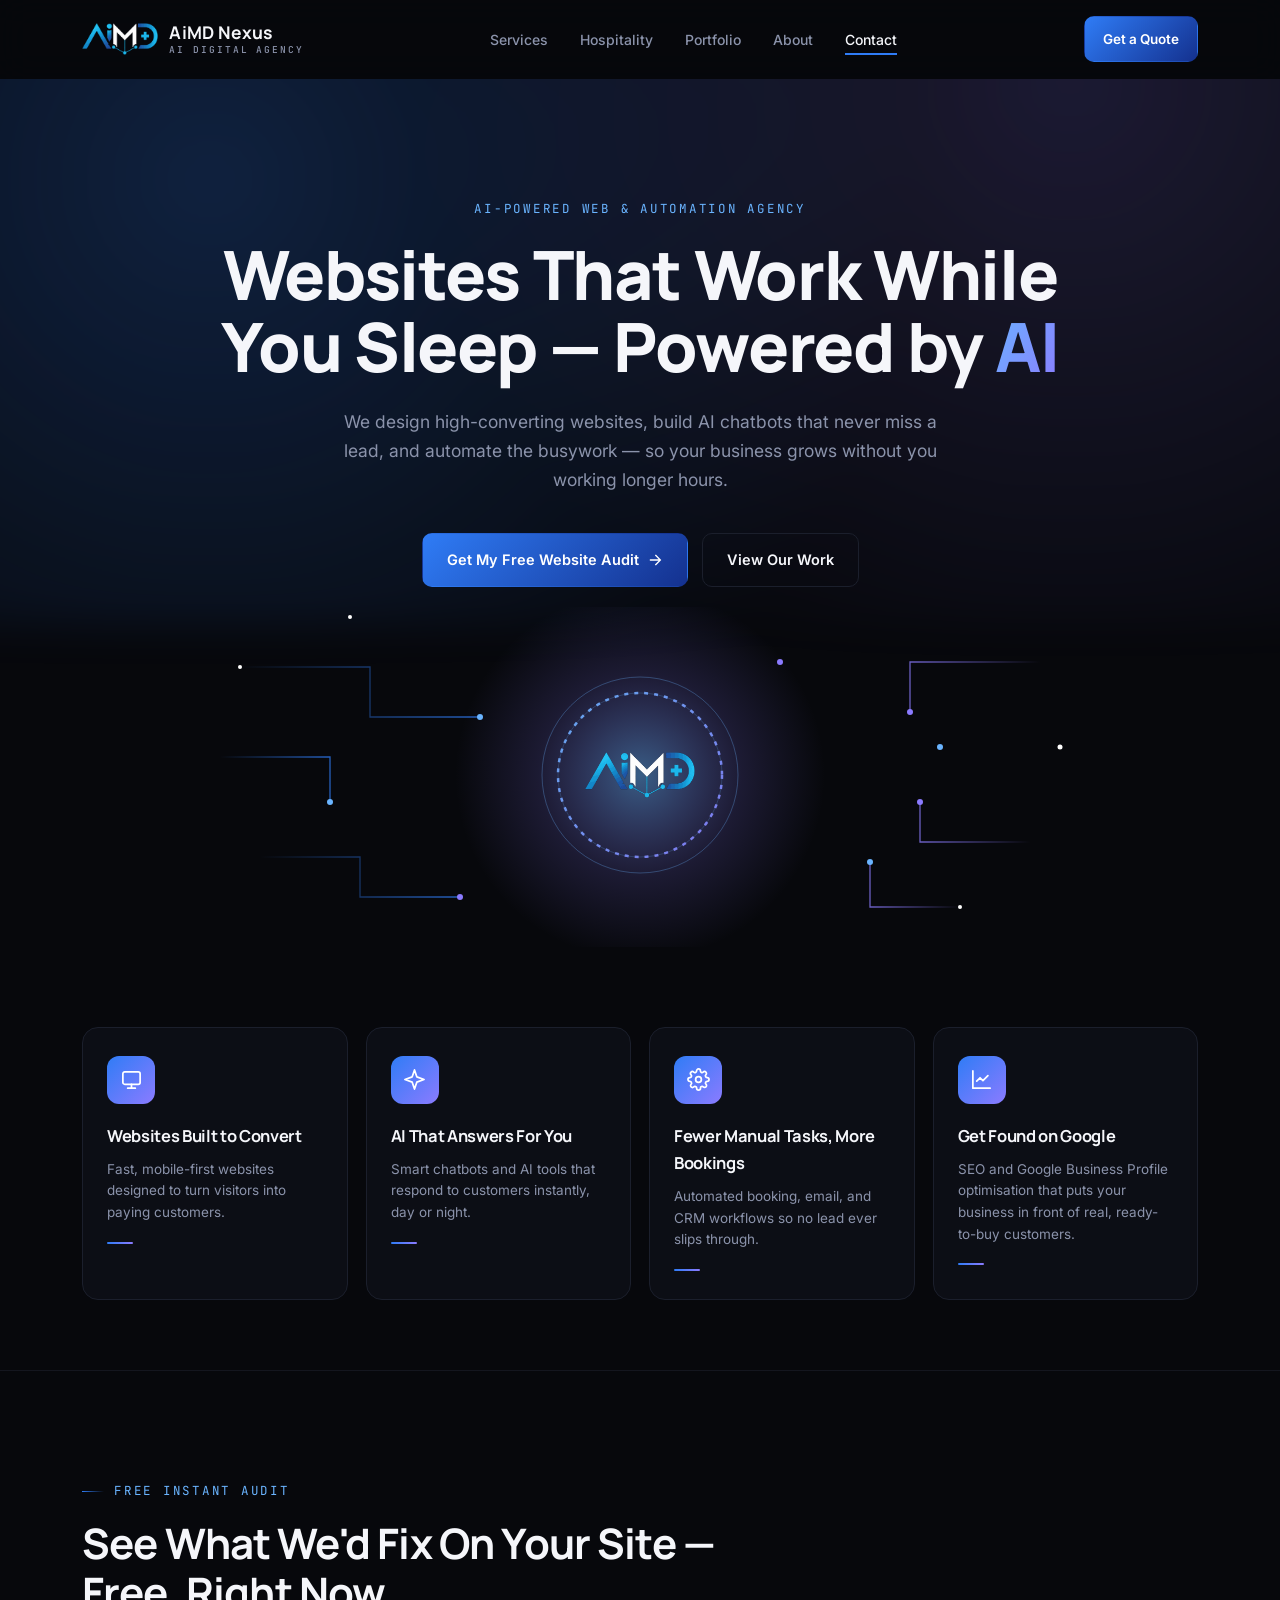
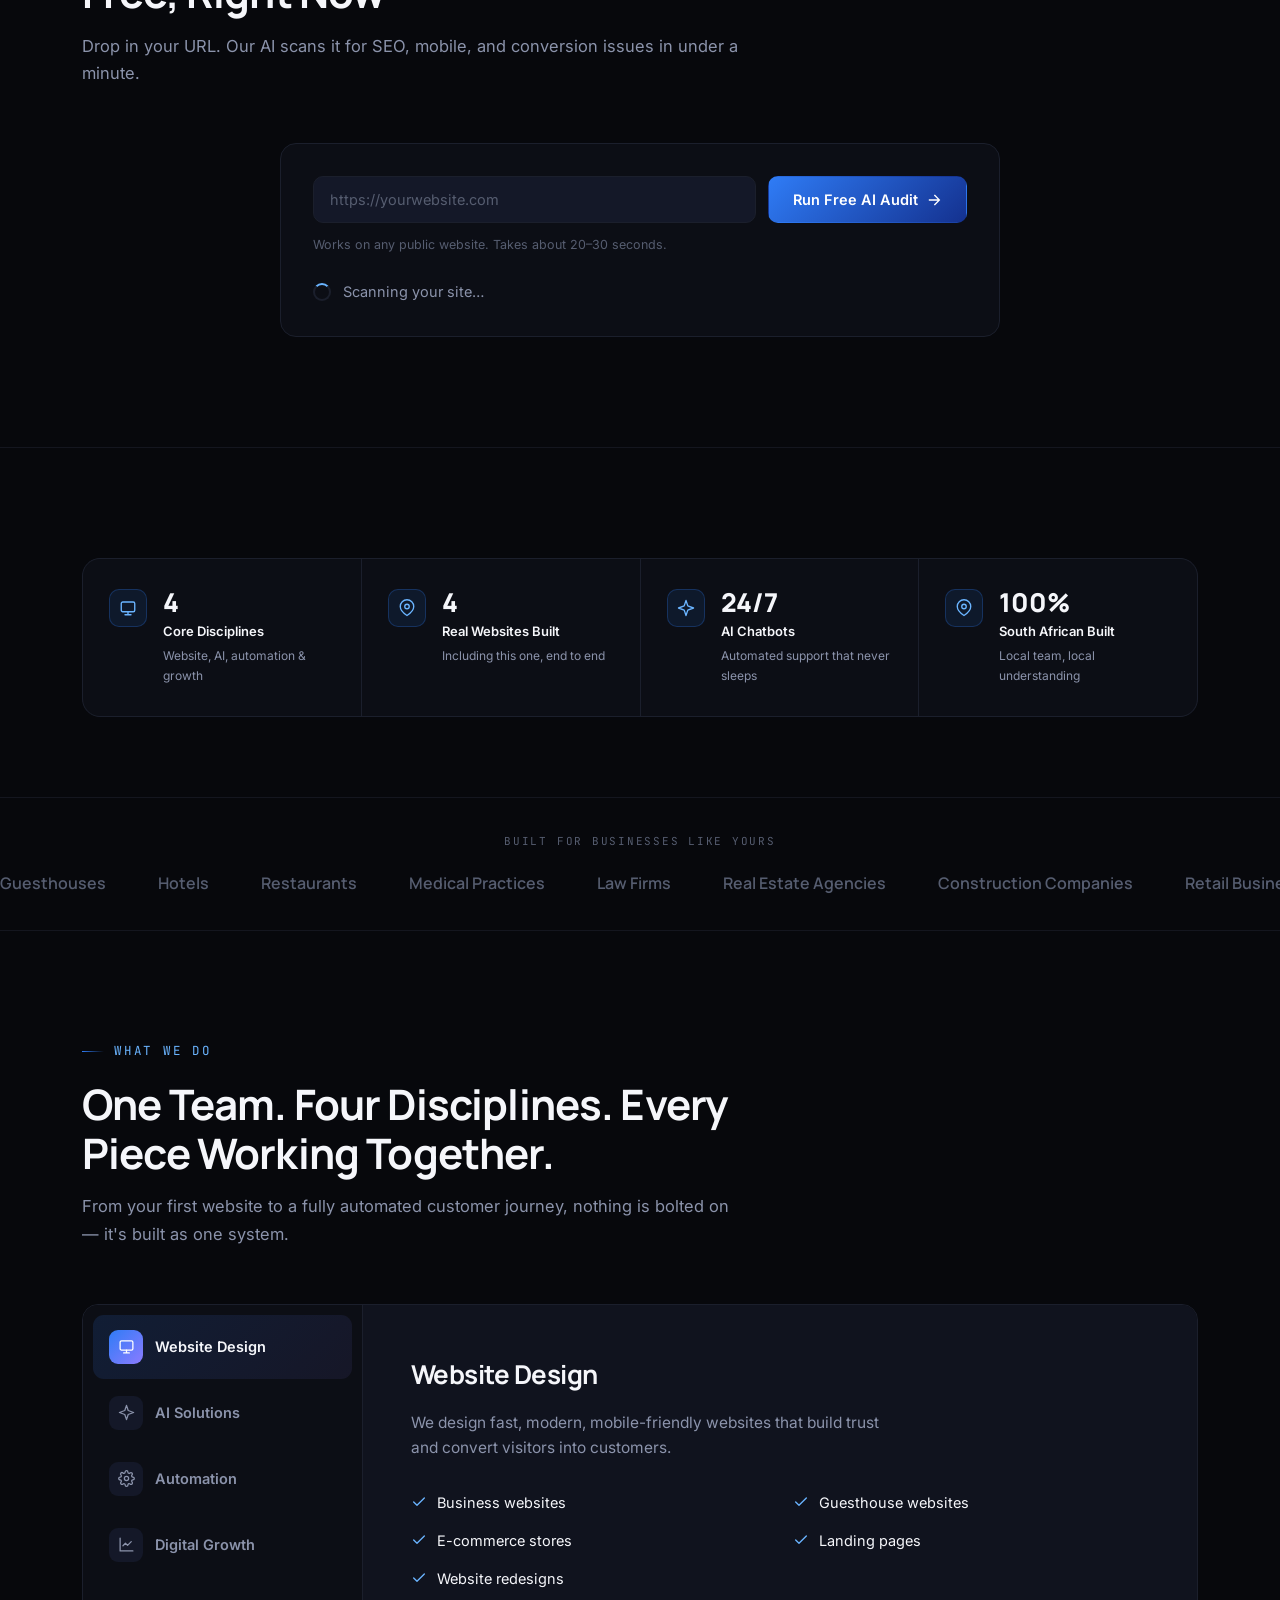
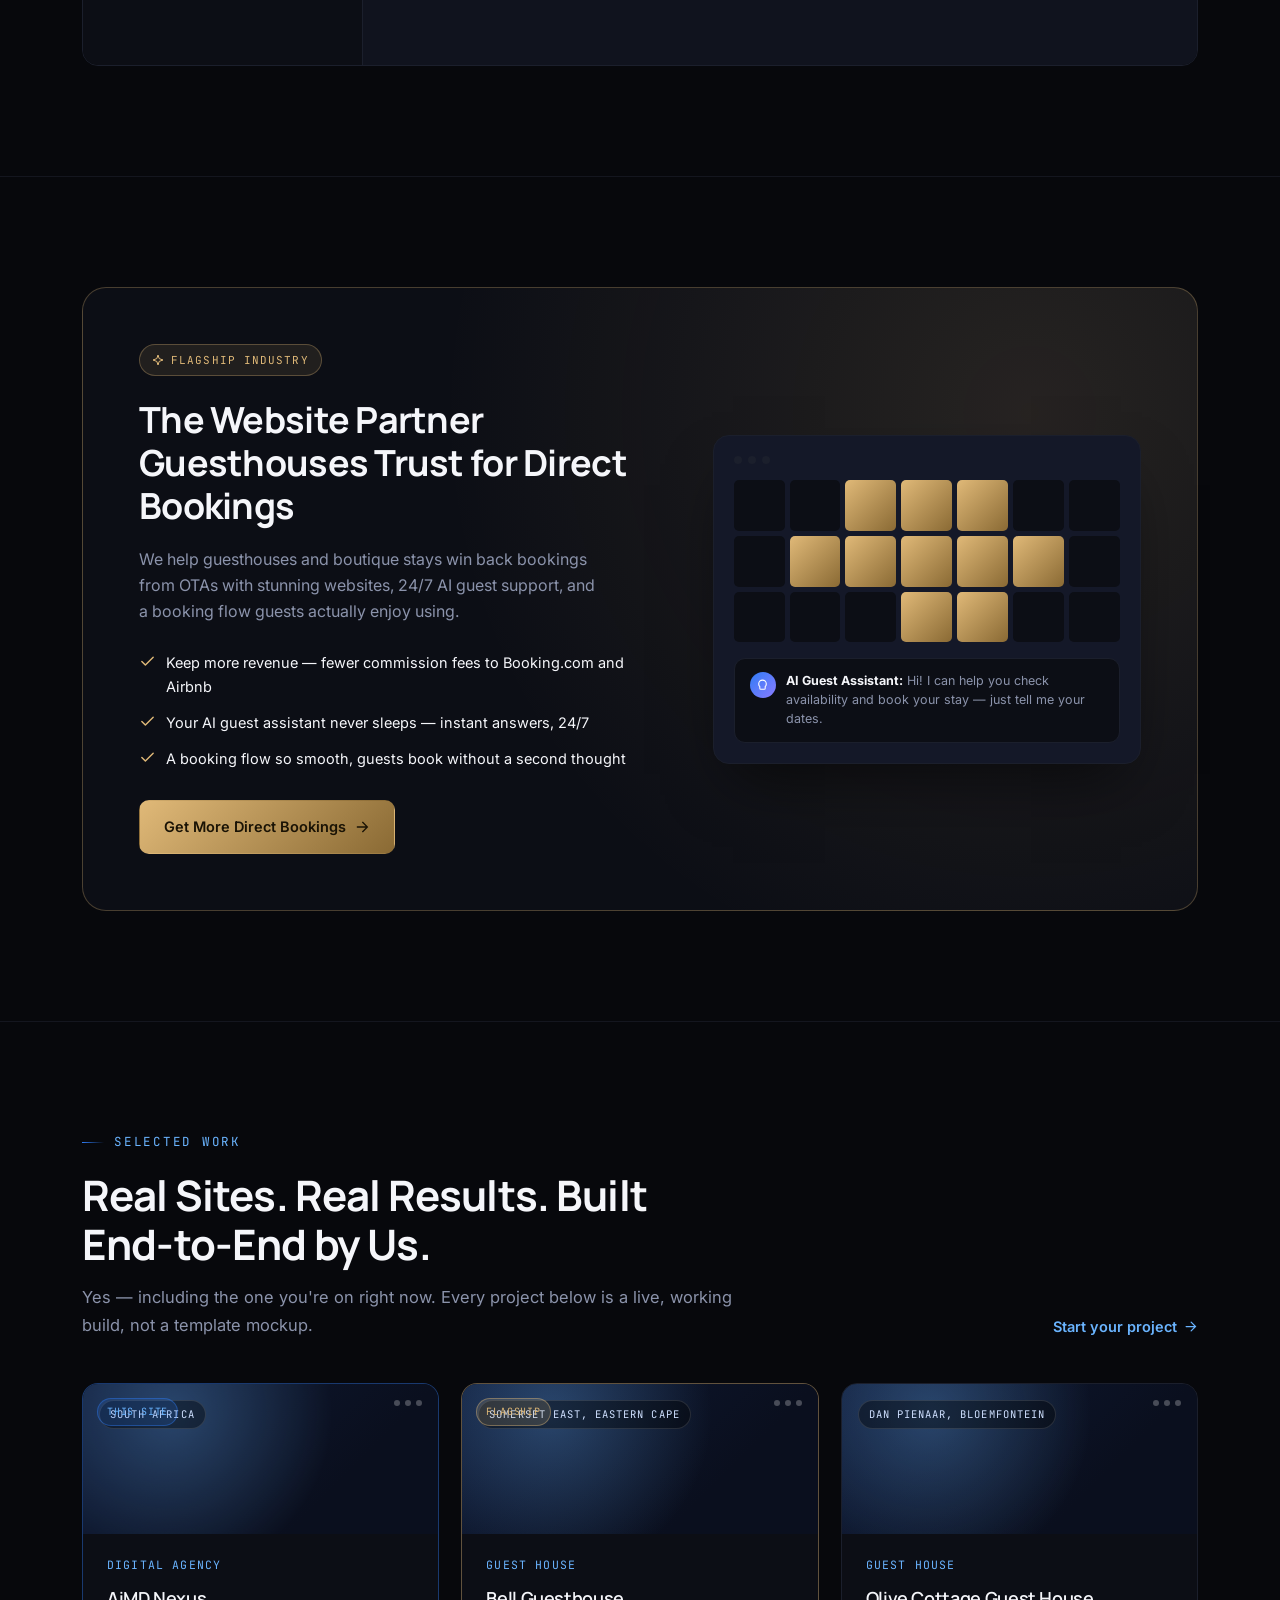
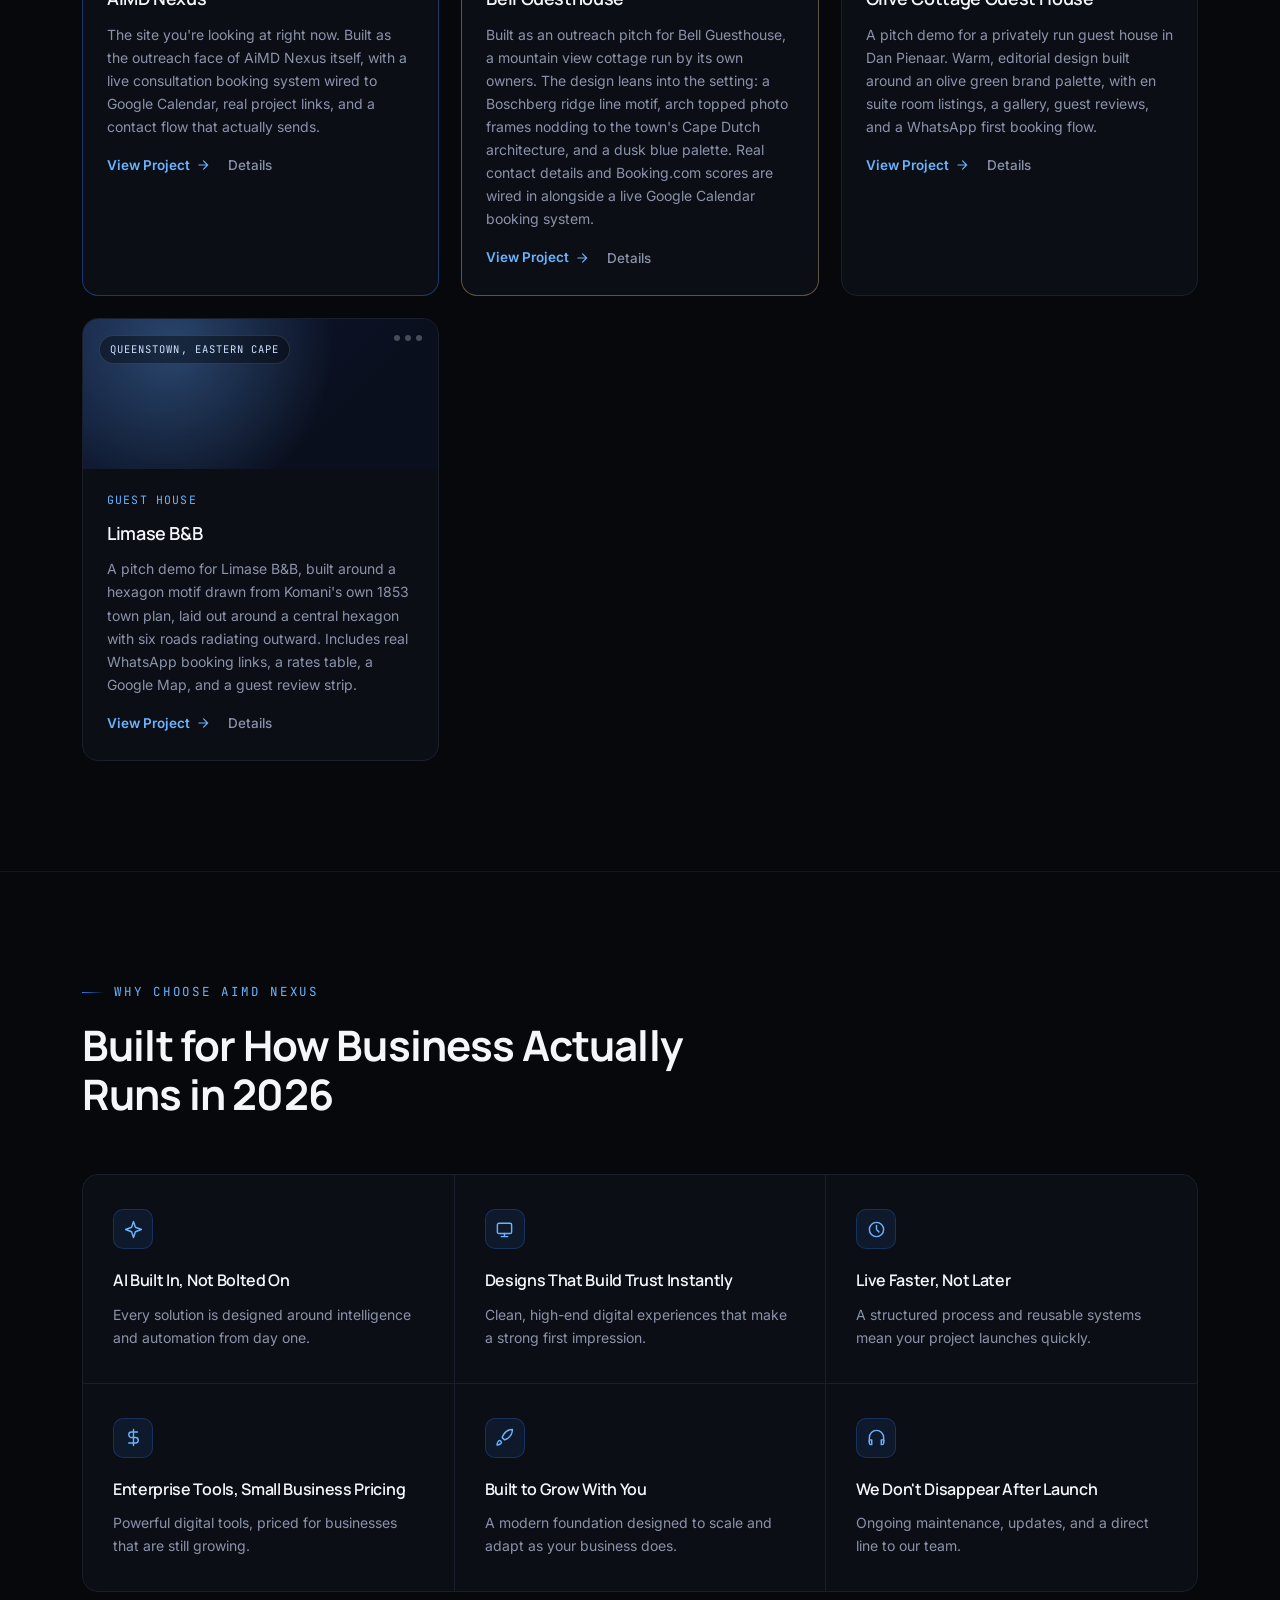
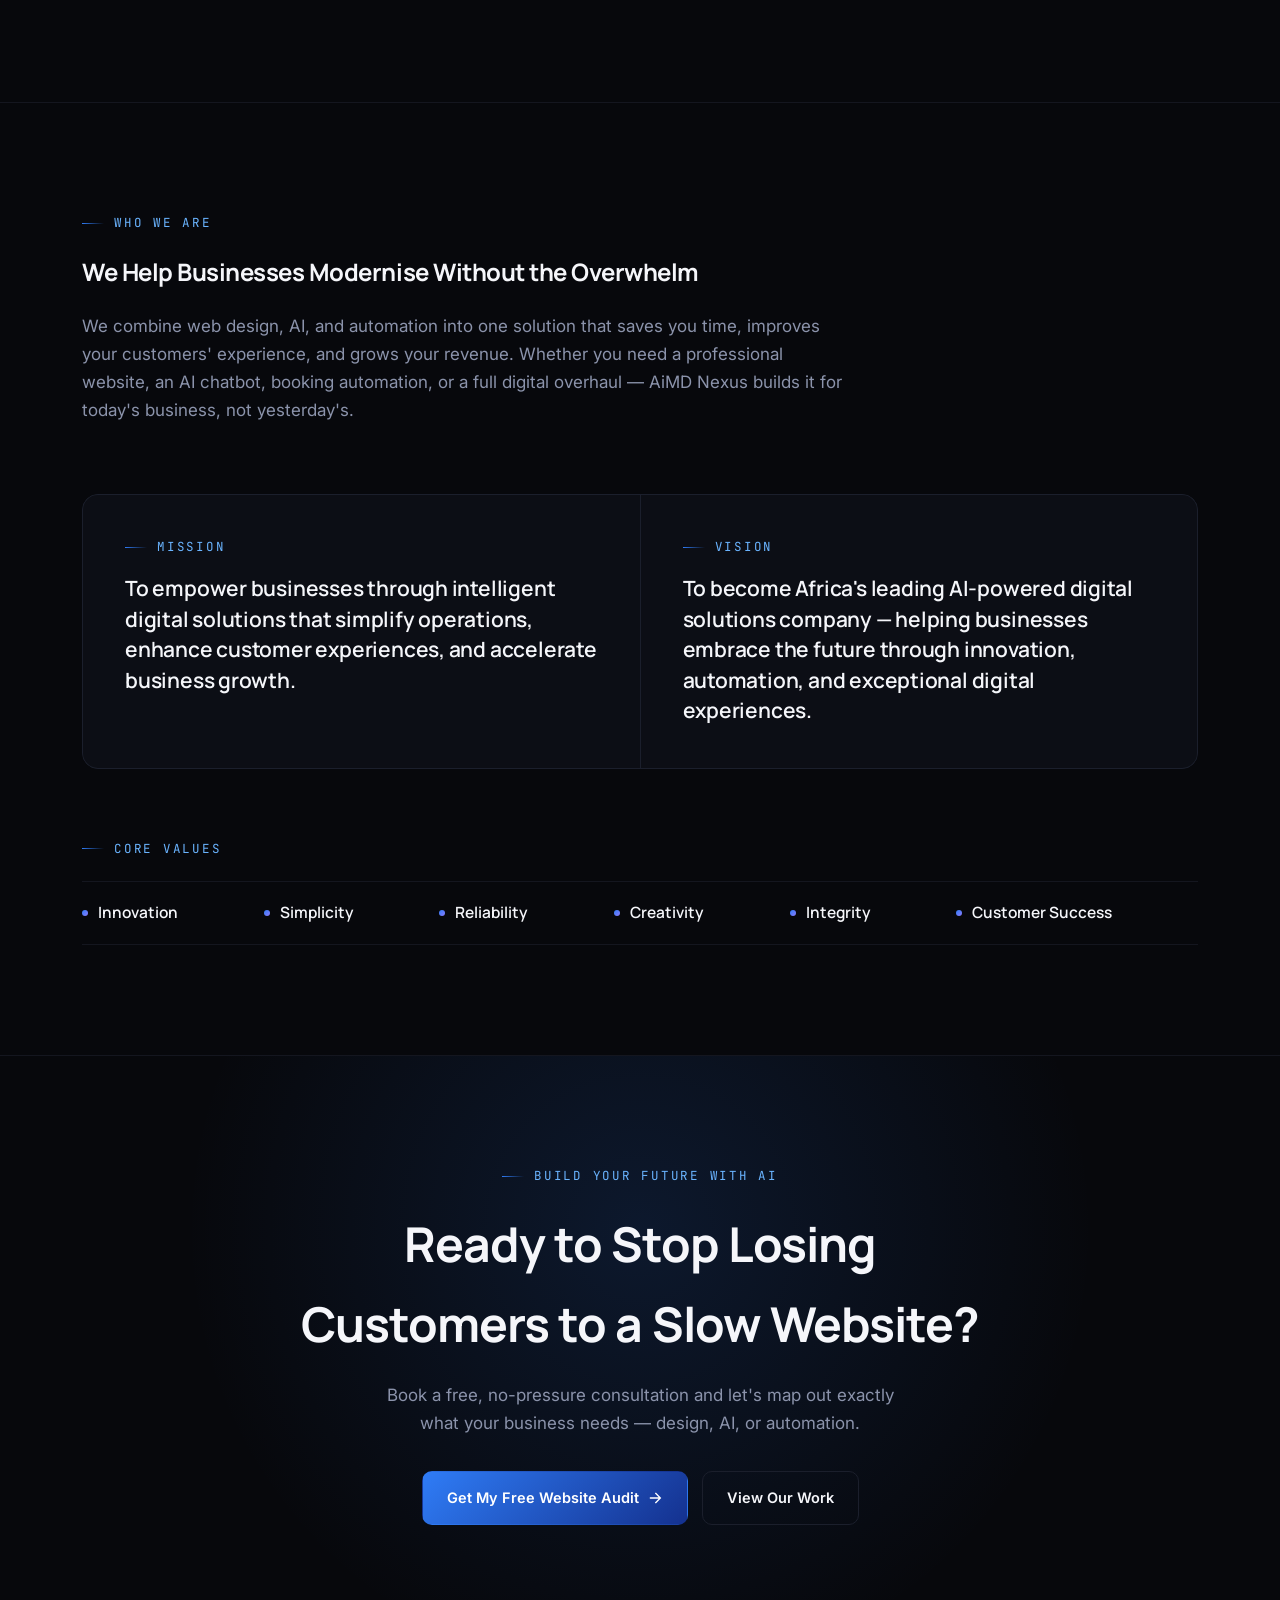
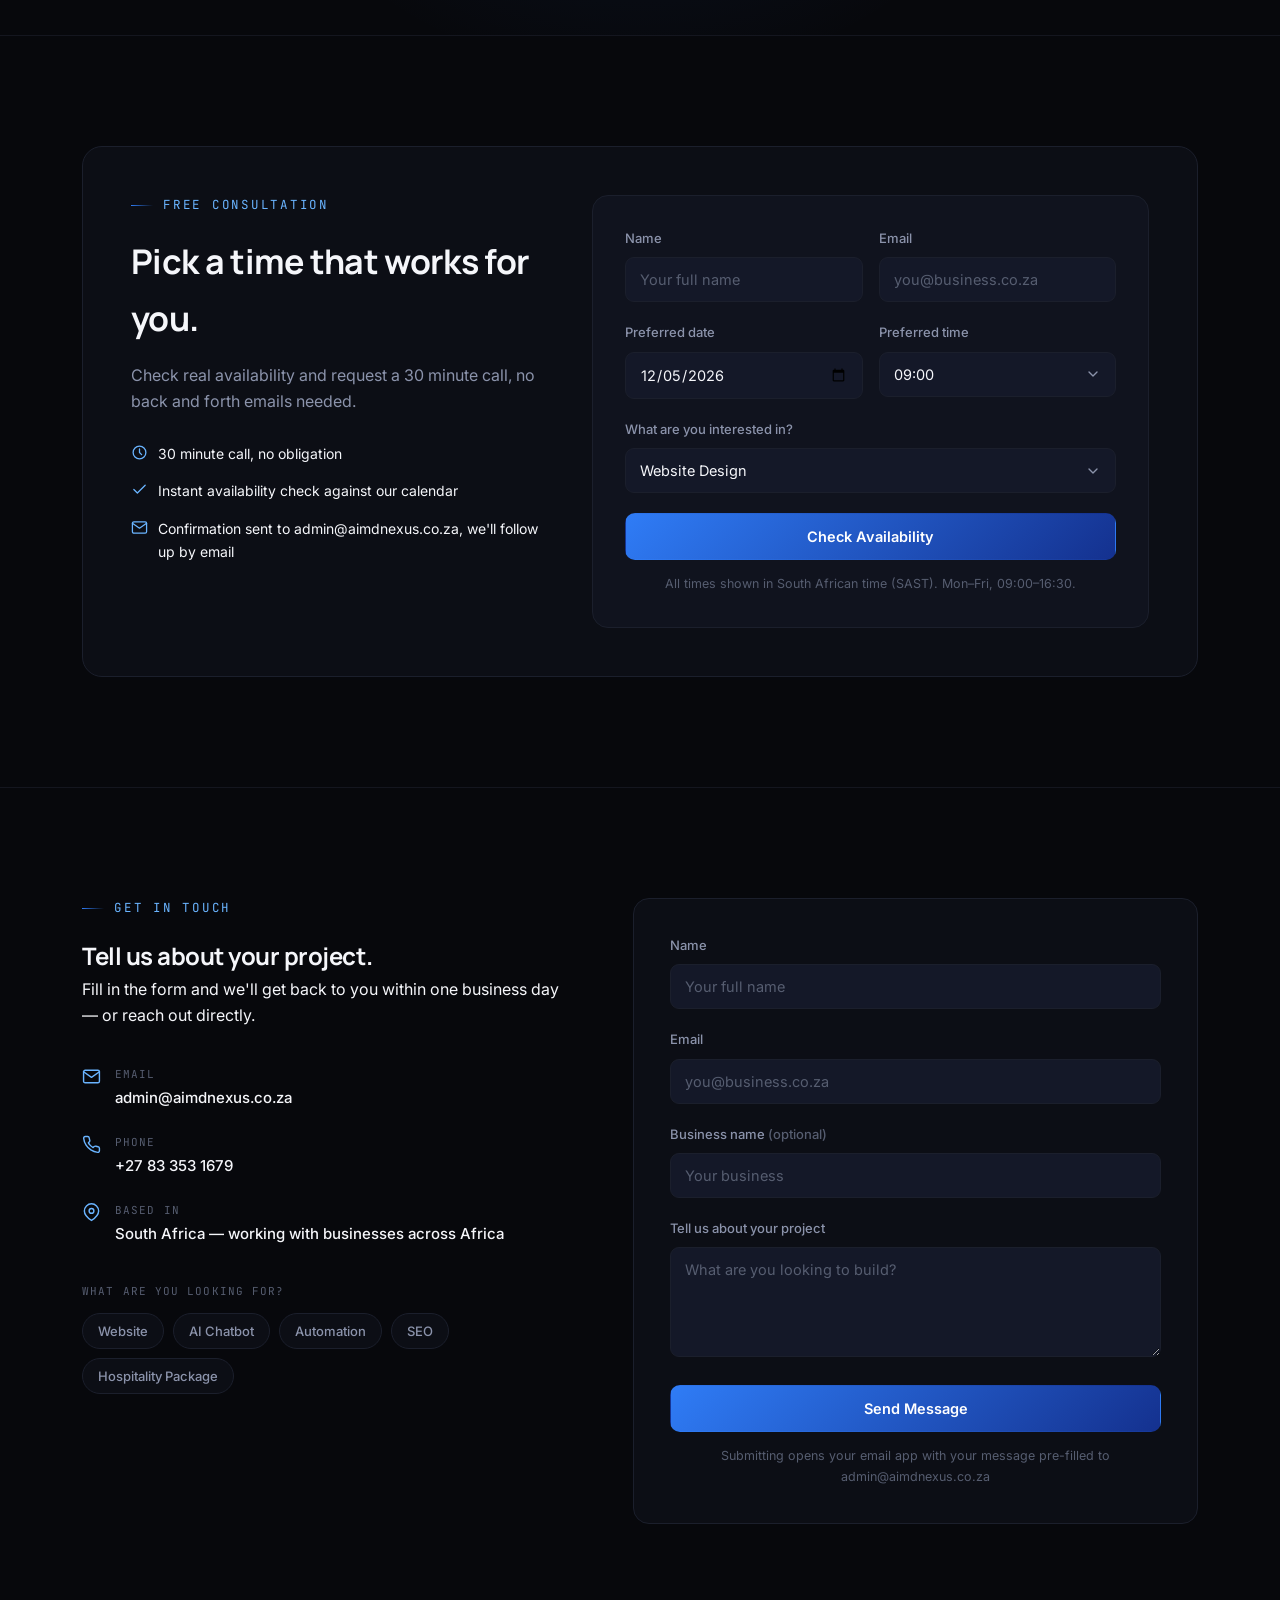
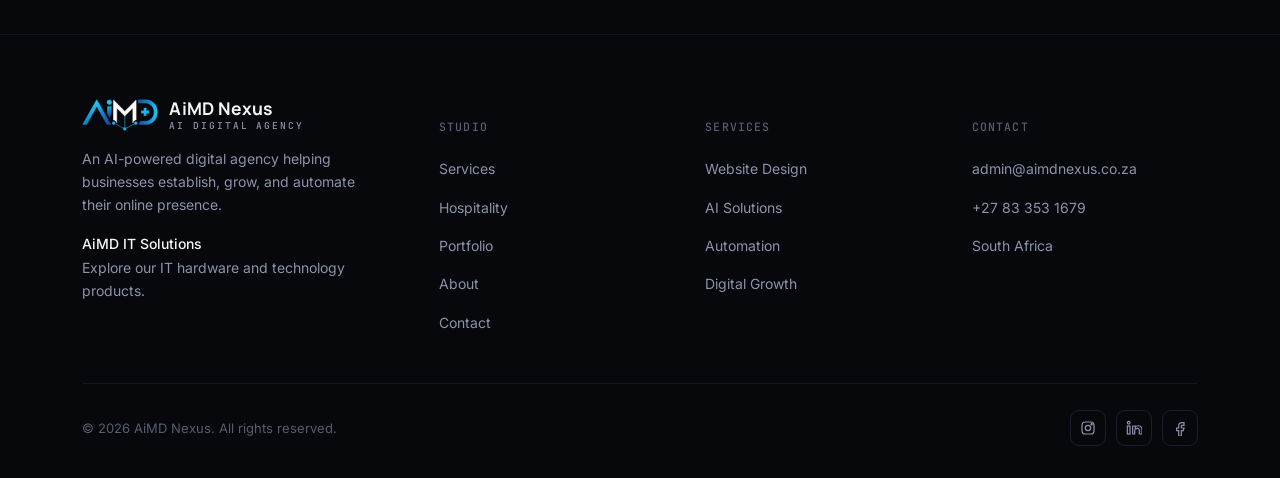
<file: index.html>
<!DOCTYPE html>
<html lang="en">
<head>
<link rel="canonical" href="https://aimdnexus.co.za/" />
<meta charset="UTF-8">
<meta name="viewport" content="width=device-width, initial-scale=1.0">
<title>AI Web Design & Automation Agency South Africa | AiMD Nexus</title>
<meta name="description" content="AiMD Nexus builds AI-powered websites, chatbots & automation for guesthouses and small businesses across South Africa. Book a free consultation today.">
<link rel="icon" type="image/png" href="[data-uri]">
<link rel="preconnect" href="https://fonts.googleapis.com">
<link rel="preconnect" href="https://fonts.gstatic.com" crossorigin>
<link href="https://fonts.googleapis.com/css2?family=Manrope:wght@500;600;700;800&family=Inter:wght@400;500;600&family=JetBrains+Mono:wght@500&display=swap" rel="stylesheet">
<style>
  :root{
    --bg: #07080c;
    --bg-panel: #0c0e15;
    --bg-panel-alt: #10131e;
    --bg-raised: #141828;
    --line: #1b1f2c;
    --line-soft: #14161f;
    --blue: #2f7cf6;
    --blue-deep: #14318f;
    --blue-glow: #6ab4ff;
    --violet: #8b7bff;
    --gold: #e0b978;
    --gold-deep: #8a6a34;
    --text: #f5f6fa;
    --muted: #8b93ab;
    --muted-dim: #565d70;
    --radius: 16px;
    --max: 1180px;
    --ease: cubic-bezier(.22,1,.36,1);
  }

  *,*::before,*::after{ box-sizing:border-box; }
  html{ scroll-behavior:smooth; }
  @media (prefers-reduced-motion: reduce){
    html{ scroll-behavior:auto; }
    *,*::before,*::after{ animation-duration:0.001ms !important; animation-iteration-count:1 !important; transition-duration:0.001ms !important; scroll-behavior:auto !important; }
  }

  body{
    margin:0;
    background:var(--bg);
    color:var(--text);
    font-family:'Inter',system-ui,sans-serif;
    font-size:16px;
    line-height:1.65;
    -webkit-font-smoothing:antialiased;
  }

  h1,h2,h3,h4{
    font-family:'Manrope',system-ui,sans-serif;
    margin:0;
    letter-spacing:-0.02em;
    color:var(--text);
  }

  p{ margin:0; }
  a{ color:inherit; text-decoration:none; }
  ul{ list-style:none; margin:0; padding:0; }
  button{ font-family:inherit; cursor:pointer; }
  img{ max-width:100%; display:block; }

  .wrap{ max-width:var(--max); margin:0 auto; padding:0 32px; }

  .eyebrow{
    display:flex; align-items:center; gap:10px;
    font-family:'JetBrains Mono',monospace; font-size:12.5px; letter-spacing:0.14em; text-transform:uppercase;
    color:var(--blue-glow); margin-bottom:18px;
  }
  .eyebrow::before{ content:''; width:22px; height:1px; background:linear-gradient(90deg,var(--blue),transparent); }
  .eyebrow.gold{ color:var(--gold); }
  .eyebrow.gold::before{ background:linear-gradient(90deg,var(--gold),transparent); }

  .btn{
    display:inline-flex; align-items:center; gap:8px; padding:14px 24px; border-radius:10px;
    font-weight:600; font-size:14.5px; border:1px solid transparent;
    transition:transform .25s var(--ease), box-shadow .25s var(--ease), background .25s var(--ease), border-color .25s var(--ease);
    white-space:nowrap;
  }
  .btn-primary{ background:linear-gradient(135deg,var(--blue),var(--blue-deep)); color:#fff; }
  .btn-primary:hover{ transform:translateY(-2px); box-shadow:0 12px 30px -10px rgba(47,124,246,.6); }
  .btn-ghost{ background:transparent; border-color:var(--line); color:var(--text); }
  .btn-ghost:hover{ border-color:var(--blue); background:rgba(47,124,246,.08); }
  .btn-gold{ background:linear-gradient(135deg,var(--gold),var(--gold-deep)); color:#1a1305; }
  .btn-gold:hover{ transform:translateY(-2px); box-shadow:0 12px 30px -10px rgba(224,185,120,.45); }
  .btn:hover svg{ transform:translateX(3px); }
  .btn svg{ transition:transform .25s var(--ease); }
  .btn-sm{ padding:11px 18px; font-size:13.5px; }

  .btn:focus-visible, a:focus-visible, button:focus-visible, input:focus-visible, textarea:focus-visible{
    outline:2px solid var(--blue-glow); outline-offset:3px; border-radius:6px;
  }

  /* ---------- AI AUDIT WIDGET ---------- */
  .audit-shell{
    max-width:720px; margin:0 auto;
    background:var(--bg-panel); border:1px solid var(--line); border-radius:var(--radius);
    padding:32px;
  }
  .audit-form{ display:flex; gap:12px; flex-wrap:wrap; }
  .audit-form input{
    flex:1 1 260px; background:var(--bg-raised); border:1px solid var(--line); border-radius:10px;
    padding:14px 16px; color:var(--text); font-size:14.5px; font-family:inherit;
  }
  .audit-form input::placeholder{ color:var(--muted-dim); }
  .audit-note{ margin-top:12px; font-size:12.5px; color:var(--muted-dim); }

  .audit-error{
    margin-top:16px; padding:14px 16px; border-radius:10px;
    background:rgba(224,90,90,.1); border:1px solid rgba(224,90,90,.3); color:#f0a3a3; font-size:14px;
  }

  .audit-loading{
    margin-top:24px; display:flex; align-items:center; gap:12px; color:var(--muted); font-size:14.5px;
  }
  .audit-spinner{
    width:18px; height:18px; border-radius:50%;
    border:2px solid var(--line); border-top-color:var(--blue-glow);
    animation:auditSpin .8s linear infinite;
  }
  @keyframes auditSpin{ to{ transform:rotate(360deg); } }

  .audit-results{ margin-top:28px; }
  .audit-impression{ font-size:16px; color:var(--text); margin-bottom:20px; }
  .audit-findings{ display:grid; gap:10px; margin-bottom:24px; }
  .audit-finding{
    display:flex; align-items:flex-start; gap:12px; padding:14px 16px;
    background:var(--bg-raised); border:1px solid var(--line); border-radius:10px;
  }
  .audit-finding-icon{
    width:20px; height:20px; border-radius:50%; flex:0 0 20px; margin-top:2px;
    display:flex; align-items:center; justify-content:center; font-size:12px; font-weight:700;
  }
  .audit-finding-icon.pass{ background:rgba(90,200,140,.15); color:#7ee0ab; }
  .audit-finding-icon.warning{ background:rgba(224,185,120,.15); color:var(--gold); }
  .audit-finding-icon.fail{ background:rgba(224,90,90,.15); color:#f0a3a3; }
  .audit-finding-body b{ display:block; font-size:13.5px; color:var(--text); margin-bottom:2px; }
  .audit-finding-body span{ font-size:13.5px; color:var(--muted); }

  .audit-fixes h4{ font-size:14px; color:var(--text); margin-bottom:10px; }
  .audit-fixes ul{ display:grid; gap:8px; margin-bottom:24px; }
  .audit-fixes li{ font-size:14px; color:var(--muted); padding-left:20px; position:relative; }
  .audit-fixes li::before{ content:'\2192'; position:absolute; left:0; color:var(--blue-glow); }

  @media (max-width:640px){
    .audit-shell{ padding:24px; }
    .audit-form{ flex-direction:column; }
  }

  /* ---------- NAV ---------- */
  header{
    position:sticky; top:0; z-index:100;
    background:rgba(7,8,12,.7); backdrop-filter:blur(16px); -webkit-backdrop-filter:blur(16px);
    border-bottom:1px solid transparent; transition:border-color .3s var(--ease), background .3s var(--ease);
  }
  header.scrolled{ border-bottom-color:var(--line); background:rgba(7,8,12,.92); }
  nav{ display:flex; align-items:center; justify-content:space-between; padding:16px 32px; max-width:var(--max); margin:0 auto; }
  .brand{ display:flex; align-items:center; gap:11px; }
  .brand img{ height:32px; width:auto; }
  .brand-word{ display:flex; flex-direction:column; line-height:1; }
  .brand-word .b1{ font-family:'Manrope'; font-weight:700; font-size:17.5px; letter-spacing:0.005em; }
  .brand-word .b2{ font-family:'JetBrains Mono'; font-weight:500; font-size:9.5px; letter-spacing:.2em; color:var(--muted); margin-top:3px; }

  .nav-links{ display:flex; align-items:center; gap:32px; }
  .nav-links a{ font-size:14px; font-weight:500; color:var(--muted); position:relative; padding:4px 0; transition:color .2s; }
  .nav-links a::after{ content:''; position:absolute; left:0; bottom:-3px; height:2px; width:0; background:var(--blue); transition:width .25s var(--ease); }
  .nav-links a:hover, .nav-links a.active{ color:var(--text); }
  .nav-links a:hover::after, .nav-links a.active::after{ width:100%; }

  .nav-right{ display:flex; align-items:center; gap:20px; }
  .burger{ display:none; background:none; border:none; padding:8px; }
  .burger span{ display:block; width:22px; height:2px; background:var(--text); margin:5px 0; transition:transform .3s var(--ease), opacity .3s var(--ease); }
  .burger.open span:nth-child(1){ transform:translateY(7px) rotate(45deg); }
  .burger.open span:nth-child(2){ opacity:0; }
  .burger.open span:nth-child(3){ transform:translateY(-7px) rotate(-45deg); }

  .mobile-panel{ display:none; flex-direction:column; gap:2px; padding:8px 32px 22px; border-bottom:1px solid var(--line); background:rgba(7,8,12,.98); }
  .mobile-panel.open{ display:flex; }
  .mobile-panel a{ padding:13px 4px; font-size:15.5px; font-weight:500; color:var(--muted); border-bottom:1px solid var(--line-soft); }
  .mobile-panel a:hover{ color:var(--text); }
  .mobile-panel .btn{ margin-top:14px; justify-content:center; }

  /* ---------- HERO ---------- */
  .hero{ position:relative; padding:120px 0 60px; overflow:hidden; }
  .hero-glow{
    position:absolute; inset:-10% -10% auto -10%; height:640px; z-index:0; pointer-events:none;
    background:
      radial-gradient(circle at 22% 30%, rgba(47,124,246,.22), transparent 55%),
      radial-gradient(circle at 78% 15%, rgba(139,123,255,.16), transparent 50%);
    filter:blur(20px);
  }
  .hero .wrap{ position:relative; z-index:1; text-align:center; }
  .hero .eyebrow{ justify-content:center; }
  .hero .eyebrow::before{ display:none; }
  .hero h1{ font-size:clamp(38px,6vw,68px); font-weight:800; line-height:1.06; max-width:920px; margin:0 auto; }
  .hero h1 span{
    background:linear-gradient(120deg,var(--blue-glow),var(--violet));
    -webkit-background-clip:text; background-clip:text; color:transparent;
  }
  .hero-sub{ margin:26px auto 0; max-width:600px; font-size:17.5px; color:var(--muted); }
  .hero-actions{ display:flex; gap:14px; margin-top:38px; flex-wrap:wrap; justify-content:center; }

  .hero-orb{ position:relative; height:340px; margin-top:20px; z-index:1; }
  .hero-orb svg{ width:100%; height:100%; }
  .orb-ring{ animation:ringSpin 40s linear infinite; transform-origin:460px 190px; }
  .orb-ring-pulse{ animation:ringPulse 3.2s ease-in-out infinite; transform-origin:460px 190px; }
  @keyframes ringSpin{ from{ transform:rotate(0deg); } to{ transform:rotate(360deg); } }
  @keyframes ringPulse{ 0%,100%{ opacity:.3; } 50%{ opacity:.7; } }
  .trace-node{ animation:pulse 3.6s ease-in-out infinite; }
  @keyframes pulse{ 0%,100%{ opacity:.5; } 50%{ opacity:1; } }
  .spark{ animation:sparkle 2.4s ease-in-out infinite; }
  @keyframes sparkle{ 0%,100%{ opacity:.3; } 50%{ opacity:1; } }

  /* ---------- QUICK GLANCE GRID ---------- */
  .quick-glance{ padding:20px 0 70px; border-top:none; }
  .quick-grid{ display:grid; grid-template-columns:repeat(4,1fr); gap:18px; }
  .quick-card{
    background:var(--bg-panel); border:1px solid var(--line); border-radius:16px; padding:28px 24px;
    transition:transform .3s var(--ease), border-color .3s var(--ease);
  }
  .quick-card:hover{ transform:translateY(-3px); border-color:rgba(47,124,246,.4); }
  .quick-card .qc-icon{
    width:48px; height:48px; border-radius:12px; display:flex; align-items:center; justify-content:center;
    background:linear-gradient(135deg,var(--blue),var(--violet)); margin-bottom:18px;
  }
  .quick-card .qc-icon svg{ width:23px; height:23px; stroke:#fff; }
  .quick-card h3{ font-size:16.5px; font-weight:700; }
  .quick-card p{ margin-top:10px; color:var(--muted); font-size:13.5px; line-height:1.6; }
  .qc-line{ margin-top:18px; width:26px; height:2px; background:linear-gradient(90deg,var(--blue),var(--violet)); border-radius:2px; }

  /* ---------- STATS STRIP ---------- */
  .stats-strip{ padding-bottom:80px; }
  .stats-panel{
    background:var(--bg-panel); border:1px solid var(--line); border-radius:18px;
    display:grid; grid-template-columns:repeat(4,1fr); gap:1px; background:var(--line); overflow:hidden;
  }
  .stat-item{ background:var(--bg-panel); padding:30px 26px; display:flex; gap:16px; align-items:flex-start; }
  .stat-item .si-icon{ width:38px; height:38px; border-radius:10px; background:rgba(47,124,246,.1); border:1px solid rgba(47,124,246,.25); display:flex; align-items:center; justify-content:center; flex-shrink:0; }
  .stat-item .si-icon svg{ width:18px; height:18px; stroke:var(--blue-glow); }
  .stat-item .si-num{ font-family:'Manrope'; font-weight:800; font-size:26px; line-height:1; }
  .stat-item .si-label{ font-size:13px; font-weight:600; margin-top:6px; }
  .stat-item .si-sub{ font-size:12px; color:var(--muted); margin-top:4px; }

  /* ---------- MARQUEE ---------- */
  .marquee-section{ padding:34px 0; border-top:1px solid var(--line-soft); border-bottom:1px solid var(--line-soft); overflow:hidden; }
  .marquee-label{ text-align:center; font-family:'JetBrains Mono'; font-size:11px; letter-spacing:.16em; text-transform:uppercase; color:var(--muted-dim); margin-bottom:20px; }
  .marquee-track{ display:flex; width:max-content; gap:52px; animation:scroll-left 32s linear infinite; }
  .marquee-section:hover .marquee-track{ animation-play-state:paused; }
  @keyframes scroll-left{ from{ transform:translateX(0); } to{ transform:translateX(-50%); } }
  .marquee-track span{ font-family:'Manrope'; font-weight:600; font-size:16px; color:var(--muted-dim); white-space:nowrap; }
  @media (prefers-reduced-motion: reduce){
    .marquee-track{ animation:none; flex-wrap:wrap; justify-content:center; }
  }

  /* ---------- SECTION shared ---------- */
  section{ padding:110px 0; border-top:1px solid var(--line-soft); }
  .hero{ border-top:none; }
  .marquee-section + section{ border-top:none; }
  .section-head{ max-width:660px; margin-bottom:56px; }
  .section-head.center{ margin-left:auto; margin-right:auto; text-align:center; }
  .section-head.center .eyebrow{ justify-content:center; }
  .section-head.center .eyebrow::before{ display:none; }
  .section-head h2{ font-size:clamp(28px,3.6vw,42px); font-weight:700; line-height:1.16; }
  .section-head p.lead{ margin-top:16px; color:var(--muted); font-size:16.5px; }

  [data-reveal]{ opacity:0; transform:translateY(22px); transition:opacity .7s var(--ease), transform .7s var(--ease); }
  [data-reveal].in-view{ opacity:1; transform:translateY(0); }

  /* ---------- SERVICES TABS ---------- */
  .tabs-shell{ display:grid; grid-template-columns:280px 1fr; gap:0; border:1px solid var(--line); border-radius:var(--radius); overflow:hidden; }
  .tabs-list{ background:var(--bg-panel); border-right:1px solid var(--line); padding:10px; display:flex; flex-direction:column; gap:2px; }
  .tab-btn{
    display:flex; align-items:center; gap:12px; padding:15px 16px; border-radius:11px; background:none; border:none;
    text-align:left; color:var(--muted); font-size:14.5px; font-weight:600; font-family:'Inter'; transition:all .2s var(--ease);
  }
  .tab-btn .tab-ic{ width:34px; height:34px; border-radius:9px; background:var(--bg-raised); display:flex; align-items:center; justify-content:center; flex-shrink:0; }
  .tab-btn .tab-ic svg{ width:17px; height:17px; stroke:var(--muted); }
  .tab-btn:hover{ background:var(--bg-panel-alt); color:var(--text); }
  .tab-btn.active{ background:linear-gradient(135deg, rgba(47,124,246,.14), rgba(139,123,255,.08)); color:var(--text); }
  .tab-btn.active .tab-ic{ background:linear-gradient(135deg,var(--blue),var(--violet)); }
  .tab-btn.active .tab-ic svg{ stroke:#fff; }

  .tab-panel{ background:var(--bg-panel-alt); padding:48px; position:relative; min-height:360px; }
  .tab-content{ display:none; animation:fadeUp .4s var(--ease); }
  .tab-content.active{ display:block; }
  @keyframes fadeUp{ from{ opacity:0; transform:translateY(10px);} to{ opacity:1; transform:translateY(0);} }
  .tab-content h3{ font-size:26px; font-weight:700; }
  .tab-content p.tab-desc{ margin-top:14px; color:var(--muted); font-size:15.5px; max-width:480px; }
  .tab-bullets{ margin-top:30px; display:grid; grid-template-columns:1fr 1fr; gap:14px 26px; }
  .tab-bullets li{ display:flex; align-items:flex-start; gap:10px; font-size:14.5px; color:var(--text); }
  .tab-bullets svg{ width:16px; height:16px; stroke:var(--blue-glow); flex-shrink:0; margin-top:3px; }

  /* ---------- HOSPITALITY SPOTLIGHT ---------- */
  .spotlight{
    border:1px solid rgba(224,185,120,.28); border-radius:24px;
    background:
      radial-gradient(circle at 85% 20%, rgba(224,185,120,.12), transparent 55%),
      var(--bg-panel);
    padding:56px; display:grid; grid-template-columns:1.1fr 0.9fr; gap:50px; align-items:center;
  }
  .spotlight-badge{
    display:inline-flex; align-items:center; gap:7px; font-family:'JetBrains Mono'; font-size:11px; letter-spacing:.1em;
    text-transform:uppercase; color:var(--gold); background:rgba(224,185,120,.1); border:1px solid rgba(224,185,120,.3);
    padding:6px 12px; border-radius:100px; margin-bottom:22px;
  }
  .spotlight h2{ font-size:clamp(26px,3.2vw,36px); font-weight:700; line-height:1.2; }
  .spotlight p.desc{ margin-top:18px; color:var(--muted); font-size:16px; max-width:460px; }
  .spotlight-points{ margin-top:26px; display:flex; flex-direction:column; gap:12px; }
  .spotlight-points li{ display:flex; gap:10px; align-items:flex-start; font-size:14.5px; color:var(--text); }
  .spotlight-points svg{ width:17px; height:17px; stroke:var(--gold); flex-shrink:0; margin-top:2px; }
  .spotlight .btn{ margin-top:30px; }

  .spotlight-mock{ position:relative; }
  .mock-card{
    background:var(--bg-raised); border:1px solid var(--line); border-radius:16px; padding:20px;
    box-shadow:0 30px 60px -20px rgba(0,0,0,.6);
  }
  .mock-dots{ display:flex; gap:6px; margin-bottom:16px; }
  .mock-dots span{ width:8px; height:8px; border-radius:50%; background:var(--line); }
  .mock-cal{ display:grid; grid-template-columns:repeat(7,1fr); gap:5px; margin-bottom:16px; }
  .mock-cal div{ aspect-ratio:1; border-radius:5px; background:var(--bg-panel); }
  .mock-cal div.book{ background:linear-gradient(135deg,var(--gold),var(--gold-deep)); }
  .mock-chat{ background:var(--bg-panel); border:1px solid var(--line); border-radius:11px; padding:13px 15px; display:flex; gap:10px; align-items:flex-start; }
  .mock-chat .dot{ width:26px; height:26px; border-radius:50%; background:linear-gradient(135deg,var(--blue),var(--violet)); flex-shrink:0; display:flex; align-items:center; justify-content:center; }
  .mock-chat .dot svg{ width:13px; height:13px; stroke:#fff; }
  .mock-chat p{ font-size:12.5px; color:var(--muted); line-height:1.5; }
  .mock-chat p b{ color:var(--text); }

  /* ---------- PORTFOLIO (reused) ---------- */
  .section-top{ display:flex; align-items:flex-end; justify-content:space-between; gap:24px; flex-wrap:wrap; }
  .portfolio-grid{ margin-top:44px; display:grid; grid-template-columns:repeat(3,1fr); gap:22px; }
  .pf-card{ border:1px solid var(--line); border-radius:var(--radius); overflow:hidden; background:var(--bg-panel); display:flex; flex-direction:column; transition:transform .3s var(--ease), border-color .3s var(--ease); position:relative; }
  .pf-card:hover{ transform:translateY(-4px); border-color:rgba(47,124,246,.4); }
  .pf-card.flag{ border-color:rgba(224,185,120,.4); }
  .pf-card.meta{ border-color:rgba(47,124,246,.4); }
  .flag-badge{ position:absolute; top:14px; left:14px; z-index:2; font-family:'JetBrains Mono'; font-size:10px; letter-spacing:.08em; text-transform:uppercase; background:rgba(224,185,120,.16); border:1px solid rgba(224,185,120,.4); color:var(--gold); padding:5px 9px; border-radius:100px; }
  .flag-badge.meta-badge{ background:rgba(47,124,246,.16); border-color:rgba(47,124,246,.4); color:var(--blue-glow); }
  .pf-thumb{ height:150px; position:relative; background:radial-gradient(circle at 25% 20%, rgba(106,180,255,.3), transparent 55%), linear-gradient(135deg,#0f1a35,#0a0f1e 70%); display:flex; align-items:flex-start; padding:16px; }
  .pf-thumb .dots{ position:absolute; top:16px; right:16px; display:flex; gap:5px; }
  .pf-thumb .dots span{ width:6px; height:6px; border-radius:50%; background:rgba(255,255,255,.25); }
  .pf-tag{ font-family:'JetBrains Mono'; font-size:10.5px; letter-spacing:.1em; text-transform:uppercase; background:rgba(0,0,0,.4); border:1px solid rgba(255,255,255,.12); padding:5px 10px; border-radius:100px; color:#cfe0ff; }
  .pf-body{ padding:22px 24px 26px; }
  .pf-cat{ font-family:'JetBrains Mono'; font-size:11.5px; letter-spacing:.1em; text-transform:uppercase; color:var(--blue-glow); }
  .pf-body h3{ font-size:18px; margin-top:9px; font-weight:600; }
  .pf-body p{ margin-top:9px; color:var(--muted); font-size:14px; }
  .pf-actions{ display:flex; align-items:center; gap:18px; margin-top:16px; }
  .pf-link{ display:inline-flex; align-items:center; gap:6px; font-size:13.5px; font-weight:600; color:var(--blue-glow); background:none; border:none; padding:0; }
  .pf-link svg{ width:14px; height:14px; transition:transform .2s var(--ease); }
  .pf-link:hover svg{ transform:translateX(3px); }
  .pf-link-secondary{ color:var(--muted); font-weight:500; }
  .pf-link-secondary:hover{ color:var(--text); }
  .view-all{ display:flex; align-items:center; gap:6px; font-size:14.5px; font-weight:600; color:var(--blue-glow); }
  .view-all svg{ width:15px; height:15px; }

  /* ---------- WHY ---------- */
  .why-grid{ display:grid; grid-template-columns:repeat(3,1fr); gap:1px; background:var(--line); border:1px solid var(--line); border-radius:var(--radius); overflow:hidden; }
  .why-item{ background:var(--bg-panel); padding:34px 30px; }
  .why-item .icon{ width:40px; height:40px; border-radius:10px; background:rgba(47,124,246,.1); border:1px solid rgba(47,124,246,.25); display:flex; align-items:center; justify-content:center; margin-bottom:18px; }
  .why-item .icon svg{ width:19px; height:19px; stroke:var(--blue-glow); }
  .why-item h4{ font-size:16px; font-weight:600; }
  .why-item p{ margin-top:9px; color:var(--muted); font-size:14px; }

  /* ---------- ABOUT ---------- */
  .about-intro{ max-width:760px; }
  .about-intro p{ color:var(--muted); font-size:17px; margin-top:20px; }
  .mv-grid{ margin-top:70px; display:grid; grid-template-columns:1fr 1fr; gap:1px; background:var(--line); border:1px solid var(--line); border-radius:var(--radius); overflow:hidden; }
  .mv-item{ background:var(--bg-panel); padding:42px; }
  .mv-item .eyebrow{ margin-bottom:16px; }
  .mv-item p{ font-family:'Manrope'; font-weight:600; font-size:21px; line-height:1.45; letter-spacing:-0.01em; }

  .values-row{ margin-top:70px; }
  .values-row .eyebrow{ justify-content:flex-start; }
  .values-list{ display:flex; flex-wrap:wrap; gap:0; margin-top:22px; border-top:1px solid var(--line-soft); }
  .values-list li{
    font-family:'Manrope'; font-weight:600; font-size:15.5px; color:var(--text);
    padding:18px 26px 18px 0; border-bottom:1px solid var(--line-soft); flex:1 1 auto; display:flex; align-items:center; gap:10px;
  }
  .values-list li::before{ content:''; width:6px; height:6px; border-radius:50%; background:linear-gradient(135deg,var(--blue),var(--violet)); flex-shrink:0; }

  /* ---------- CTA ---------- */
  .cta{ position:relative; overflow:hidden; text-align:center; }
  .cta::before{ content:''; position:absolute; inset:0; background:radial-gradient(circle at 50% 30%, rgba(47,124,246,.14), transparent 60%); pointer-events:none; }
  .cta .wrap{ position:relative; }
  .cta h2{ font-size:clamp(30px,4.8vw,48px); max-width:680px; margin:0 auto; }
  .cta p{ margin:18px auto 0; color:var(--muted); font-size:17px; max-width:520px; }
  .cta .hero-actions{ margin-top:34px; justify-content:center; }

  /* ---------- CONTACT ---------- */
  #contact{ border-top:1px solid var(--line-soft); }
  .contact-grid{ display:grid; grid-template-columns:1fr 1.15fr; gap:60px; }
  .contact-info h2{ font-size:clamp(28px,3.4vw,38px); }
  .contact-info p.lead{ margin-top:16px; color:var(--muted); font-size:16px; max-width:400px; }
  .contact-details{ margin-top:36px; display:flex; flex-direction:column; gap:22px; }
  .contact-details .row{ display:flex; gap:14px; align-items:flex-start; }
  .contact-details svg{ width:19px; height:19px; stroke:var(--blue-glow); margin-top:2px; flex-shrink:0; }
  .contact-details .label{ font-family:'JetBrains Mono'; font-size:11px; letter-spacing:.1em; text-transform:uppercase; color:var(--muted-dim); }
  .contact-details .value{ font-size:15px; margin-top:3px; font-weight:500; }

  .chip-row{ margin-top:36px; }
  .chip-row .label{ font-family:'JetBrains Mono'; font-size:11px; letter-spacing:.1em; text-transform:uppercase; color:var(--muted-dim); margin-bottom:12px; }
  .chips{ display:flex; flex-wrap:wrap; gap:9px; }
  .chip{ padding:9px 15px; border-radius:100px; border:1px solid var(--line); background:var(--bg-panel); color:var(--muted); font-size:13px; font-weight:500; transition:all .2s var(--ease); }
  .chip:hover{ border-color:var(--blue); color:var(--text); }
  .chip.active{ background:var(--blue); border-color:var(--blue); color:#fff; }

  .form-card{ background:var(--bg-panel); border:1px solid var(--line); border-radius:var(--radius); padding:36px; position:relative; }
  .field{ margin-bottom:20px; }
  .field label{ display:block; font-size:13px; font-weight:500; color:var(--muted); margin-bottom:8px; }
  .field input, .field textarea, .field select{ width:100%; background:var(--bg-raised); border:1px solid var(--line); border-radius:9px; padding:13px 14px; color:var(--text); font-family:inherit; font-size:14.5px; transition:border-color .2s var(--ease), background .2s var(--ease); }
  .field select{ appearance:none; -webkit-appearance:none; background-image:url("data:image/svg+xml,%3Csvg xmlns='http://www.w3.org/2000/svg' viewBox='0 0 24 24' fill='none' stroke='%238b93ab' stroke-width='2' stroke-linecap='round' stroke-linejoin='round'%3E%3Cpath d='M6 9l6 6 6-6'/%3E%3C/svg%3E"); background-repeat:no-repeat; background-position:right 14px center; background-size:16px; padding-right:40px; }
  .field select:focus{ outline:none; border-color:var(--blue); }
  .field input::placeholder, .field textarea::placeholder{ color:var(--muted-dim); }
  .field input:focus, .field textarea:focus{ outline:none; border-color:var(--blue); background:#0d1730; }
  .field textarea{ resize:vertical; min-height:110px; }
  .field.error input, .field.error textarea{ border-color:#e0566a; }
  .error-msg{ color:#f08a97; font-size:12.5px; margin-top:6px; display:none; }
  .field.error .error-msg{ display:block; }
  .form-submit{ width:100%; justify-content:center; }
  .form-note{ font-size:12.5px; color:var(--muted-dim); margin-top:14px; text-align:center; }

  /* ---------- BOOKING WIDGET ---------- */
  #book{ border-top:1px solid var(--line-soft); }
  .booking-shell{
    background:var(--bg-panel); border:1px solid var(--line); border-radius:20px;
    padding:48px; display:grid; grid-template-columns:0.85fr 1.15fr; gap:50px;
  }
  .booking-info h2{ font-size:clamp(26px,3.2vw,34px); }
  .booking-info p.lead{ margin-top:16px; color:var(--muted); font-size:16px; }
  .booking-facts{ margin-top:28px; display:flex; flex-direction:column; gap:14px; }
  .booking-facts li{ display:flex; gap:10px; align-items:flex-start; font-size:14px; color:var(--text); }
  .booking-facts svg{ width:17px; height:17px; stroke:var(--blue-glow); flex-shrink:0; margin-top:2px; }

  .bk-card{ background:var(--bg-panel-alt); border:1px solid var(--line); border-radius:16px; padding:32px; }
  .bk-hidden{ display:none !important; }
  .bk-row{ display:grid; grid-template-columns:1fr 1fr; gap:16px; }
  .bk-result-card{ text-align:center; padding:20px 6px; }
  .bk-result-card .bk-icon{ width:52px; height:52px; border-radius:50%; display:flex; align-items:center; justify-content:center; margin:0 auto 16px; }
  .bk-result-card.ok .bk-icon{ background:rgba(47,124,246,.12); border:1px solid rgba(47,124,246,.35); }
  .bk-result-card.no .bk-icon{ background:rgba(224,86,106,.12); border:1px solid rgba(224,86,106,.35); }
  .bk-result-card h3{ font-size:19px; }
  .bk-result-card p{ color:var(--muted); font-size:14px; margin-top:8px; }
  .bk-summary{ margin-top:18px; background:var(--bg-panel); border:1px solid var(--line); border-radius:10px; padding:14px 16px; text-align:left; font-size:13.5px; color:var(--text); display:flex; flex-direction:column; gap:6px; }
  .bk-summary span{ color:var(--muted); }
  .bk-actions{ display:flex; gap:12px; margin-top:22px; justify-content:center; flex-wrap:wrap; }
  .bk-error{ color:#f08a97; font-size:12.5px; margin-top:10px; text-align:center; }

  .form-success{ display:none; text-align:center; padding:30px 10px; }
  .form-success.show{ display:block; }
  .form-success .check{ width:52px; height:52px; border-radius:50%; background:rgba(47,124,246,.12); border:1px solid rgba(47,124,246,.35); display:flex; align-items:center; justify-content:center; margin:0 auto 18px; }
  .form-success h3{ font-size:19px; }
  .form-success p{ color:var(--muted); font-size:14.5px; margin-top:8px; }

  /* ---------- MODAL ---------- */
  .modal-backdrop{ position:fixed; inset:0; background:rgba(4,6,12,.72); backdrop-filter:blur(4px); display:none; align-items:center; justify-content:center; z-index:200; padding:24px; }
  .modal-backdrop.open{ display:flex; }
  .modal{ background:var(--bg-panel); border:1px solid var(--line); border-radius:16px; max-width:520px; width:100%; padding:34px; position:relative; transform:translateY(12px); opacity:0; transition:transform .3s var(--ease), opacity .3s var(--ease); }
  .modal-backdrop.open .modal{ transform:translateY(0); opacity:1; }
  .modal-close{ position:absolute; top:18px; right:18px; background:none; border:none; color:var(--muted); width:30px; height:30px; display:flex; align-items:center; justify-content:center; border-radius:8px; }
  .modal-close:hover{ background:var(--bg-raised); color:var(--text); }
  .modal .pf-cat{ display:block; }
  .modal h3{ font-size:22px; margin-top:10px; }
  .modal p{ color:var(--muted); margin-top:14px; font-size:14.5px; line-height:1.7; }
  .modal .modal-meta{ display:flex; gap:22px; margin-top:22px; padding-top:20px; border-top:1px solid var(--line); }
  .modal .modal-meta div{ font-size:13px; }
  .modal .modal-meta .label{ font-family:'JetBrains Mono'; font-size:10.5px; letter-spacing:.08em; text-transform:uppercase; color:var(--muted-dim); }
  .modal .modal-meta .value{ margin-top:4px; font-weight:600; }

  /* ---------- FOOTER ---------- */
  footer{ border-top:1px solid var(--line-soft); padding:64px 0 32px; }
  .footer-top{ display:grid; grid-template-columns:1.4fr 1fr 1fr 1fr; gap:40px; padding-bottom:48px; }
  .footer-brand .brand{ margin-bottom:16px; }
  .footer-brand p{ color:var(--muted); font-size:14px; max-width:280px; }
  .footer-brand .footer-sister{ margin-top:16px; }
  .footer-brand .footer-sister a{ color:var(--text); font-weight:500; transition:color .2s; }
  .footer-brand .footer-sister a:hover{ text-decoration:underline; }
  .footer-col h5{ font-family:'JetBrains Mono'; font-size:11.5px; letter-spacing:.1em; text-transform:uppercase; color:var(--muted-dim); margin-bottom:18px; font-weight:500; }
  .footer-col ul{ display:flex; flex-direction:column; gap:12px; }
  .footer-col a{ font-size:14px; color:var(--muted); transition:color .2s; }
  .footer-col a:hover{ color:var(--text); }
  .footer-bottom{ border-top:1px solid var(--line-soft); padding-top:26px; display:flex; justify-content:space-between; align-items:center; flex-wrap:wrap; gap:14px; }
  .footer-bottom p{ color:var(--muted-dim); font-size:13px; }
  .socials{ display:flex; gap:10px; }
  .socials a{ width:36px; height:36px; border:1px solid var(--line); border-radius:9px; display:flex; align-items:center; justify-content:center; color:var(--muted); transition:all .2s; }
  .socials a:hover{ border-color:var(--blue); color:var(--blue-glow); }
  .socials svg{ width:16px; height:16px; }

  .back-top{ position:fixed; bottom:26px; right:26px; width:46px; height:46px; border-radius:50%; background:var(--bg-panel); border:1px solid var(--line); display:flex; align-items:center; justify-content:center; opacity:0; pointer-events:none; transform:translateY(10px); transition:opacity .3s var(--ease), transform .3s var(--ease), border-color .2s; z-index:90; }
  .back-top.show{ opacity:1; pointer-events:auto; transform:translateY(0); }
  .back-top:hover{ border-color:var(--blue); }
  .back-top svg{ width:18px; height:18px; stroke:var(--text); }

  /* ---------- RESPONSIVE ---------- */
  @media (max-width:980px){
    .tabs-shell{ grid-template-columns:1fr; }
    .tabs-list{ flex-direction:row; overflow-x:auto; border-right:none; border-bottom:1px solid var(--line); }
    .tab-btn{ flex-shrink:0; }
    .tab-panel{ padding:34px 26px; }
    .tab-bullets{ grid-template-columns:1fr; }
    .spotlight{ grid-template-columns:1fr; padding:36px; }
    .spotlight-mock{ max-width:360px; }
    .portfolio-grid{ grid-template-columns:repeat(2,1fr); }
    .why-grid{ grid-template-columns:1fr; }
    .mv-grid{ grid-template-columns:1fr; }
    .contact-grid{ grid-template-columns:1fr; }
    .footer-top{ grid-template-columns:1fr 1fr; }
    .quick-grid{ grid-template-columns:1fr 1fr; }
    .stats-panel{ grid-template-columns:1fr 1fr; }
    .booking-shell{ grid-template-columns:1fr; padding:34px; }
  }
  @media (max-width:760px){
    .nav-links{ display:none; }
    .nav-right .btn-primary{ display:none; }
    .burger{ display:block; }
    .wrap{ padding:0 22px; }
    nav{ padding:14px 22px; }
    .portfolio-grid{ grid-template-columns:1fr; }
    section{ padding:76px 0; }
    .hero{ padding:64px 0 40px; }
    .footer-top{ grid-template-columns:1fr; gap:34px; }
    .form-card{ padding:26px; }
    .values-list li{ flex:1 1 100%; }
    .quick-grid{ grid-template-columns:1fr; }
    .stats-panel{ grid-template-columns:1fr; }
    .hero-orb{ height:260px; }
    .bk-row{ grid-template-columns:1fr; }
    .bk-card{ padding:22px; }
  }
</style>
</head>
<body>

<header id="siteHeader">
  <nav>
    <a href="#top" class="brand" aria-label="AiMD Nexus home">
      <img src="[data-uri]" alt="AiMD Nexus logo">
      <span class="brand-word">
        <span class="b1">AiMD Nexus</span>
        <span class="b2">AI DIGITAL AGENCY</span>
      </span>
    </a>
    <ul class="nav-links" id="navLinks">
      <li><a href="#services" data-nav>Services</a></li>
      <li><a href="#hospitality" data-nav>Hospitality</a></li>
      <li><a href="#portfolio" data-nav>Portfolio</a></li>
      <li><a href="#about" data-nav>About</a></li>
      <li><a href="#contact" data-nav>Contact</a></li>
    </ul>
    <div class="nav-right">
      <a href="#contact" class="btn btn-primary btn-sm">Get a Quote</a>
      <button class="burger" id="burger" aria-label="Toggle menu" aria-expanded="false">
        <span></span><span></span><span></span>
      </button>
    </div>
  </nav>
  <div class="mobile-panel" id="mobilePanel">
    <a href="#services">Services</a>
    <a href="#hospitality">Hospitality</a>
    <a href="#portfolio">Portfolio</a>
    <a href="#about">About</a>
    <a href="#contact">Contact</a>
    <a href="#contact" class="btn btn-primary">Get a Quote</a>
  </div>
</header>

<main id="top">

  <!-- HERO -->
  <section class="hero">
    <div class="hero-glow" aria-hidden="true"></div>
    <div class="wrap">
      <div data-reveal>
        <div class="eyebrow">AI-POWERED WEB & AUTOMATION AGENCY</div>
        <h1>Websites That Work While You Sleep — Powered by <span>AI</span></h1>
        <p class="hero-sub">We design high-converting websites, build AI chatbots that never miss a lead, and automate the busywork — so your business grows without you working longer hours.</p>
        <div class="hero-actions">
          <a href="#audit" class="btn btn-primary">Get My Free Website Audit
            <svg width="16" height="16" viewBox="0 0 24 24" fill="none" stroke="currentColor" stroke-width="2" stroke-linecap="round"><path d="M5 12h14M13 5l7 7-7 7"/></svg>
          </a>
          <a href="#portfolio" class="btn btn-ghost">View Our Work</a>
        </div>
      </div>

      <div class="hero-orb" aria-hidden="true">
        <svg viewBox="0 0 920 340" preserveAspectRatio="xMidYMid meet">
          <defs>
            <radialGradient id="orbGlow" cx="50%" cy="50%" r="50%">
              <stop offset="0%" stop-color="#6ab4ff" stop-opacity="0.5"/>
              <stop offset="55%" stop-color="#8b7bff" stop-opacity="0.16"/>
              <stop offset="100%" stop-color="#8b7bff" stop-opacity="0"/>
            </radialGradient>
            <linearGradient id="ringGrad" x1="0" y1="0" x2="1" y2="1">
              <stop offset="0%" stop-color="#6ab4ff"/>
              <stop offset="100%" stop-color="#8b7bff"/>
            </linearGradient>
            <linearGradient id="traceGradL" x1="1" y1="0" x2="0" y2="0">
              <stop offset="0%" stop-color="#2f7cf6" stop-opacity="0.75"/>
              <stop offset="100%" stop-color="#2f7cf6" stop-opacity="0"/>
            </linearGradient>
            <linearGradient id="traceGradR" x1="0" y1="0" x2="1" y2="0">
              <stop offset="0%" stop-color="#8b7bff" stop-opacity="0.75"/>
              <stop offset="100%" stop-color="#8b7bff" stop-opacity="0"/>
            </linearGradient>
          </defs>

          <circle cx="460" cy="168" r="185" fill="url(#orbGlow)"/>

          <g fill="none" stroke-width="1.3">
            <polyline points="60,60 190,60 190,110 300,110" stroke="url(#traceGradL)"/>
            <polyline points="40,150 150,150 150,195" stroke="url(#traceGradL)"/>
            <polyline points="80,250 180,250 180,290 280,290" stroke="url(#traceGradL)"/>
            <polyline points="170,40 170,10" stroke="url(#traceGradL)"/>
            <polyline points="860,55 730,55 730,105" stroke="url(#traceGradR)"/>
            <polyline points="880,140 760,140" stroke="url(#traceGradR)"/>
            <polyline points="850,235 740,235 740,195" stroke="url(#traceGradR)"/>
            <polyline points="780,300 690,300 690,255" stroke="url(#traceGradR)"/>
            <polyline points="600,20 600,55" stroke="url(#traceGradR)"/>
          </g>

          <g class="trace-node">
            <circle cx="300" cy="110" r="3" fill="#6ab4ff"/>
            <circle cx="150" cy="195" r="3" fill="#6ab4ff"/>
            <circle cx="280" cy="290" r="3" fill="#8b7bff"/>
            <circle cx="730" cy="105" r="3" fill="#8b7bff"/>
            <circle cx="760" cy="140" r="3" fill="#6ab4ff"/>
            <circle cx="740" cy="195" r="3" fill="#8b7bff"/>
            <circle cx="690" cy="255" r="3" fill="#6ab4ff"/>
            <circle cx="600" cy="55" r="3" fill="#8b7bff"/>
          </g>

          <g class="spark" fill="#ffffff">
            <circle cx="60" cy="60" r="2" style="animation-delay:.2s"/>
            <circle cx="880" cy="140" r="2.5" style="animation-delay:.9s"/>
            <circle cx="780" cy="300" r="2" style="animation-delay:1.4s"/>
            <circle cx="170" cy="10" r="2" style="animation-delay:.6s"/>
          </g>

          <circle class="orb-ring-pulse" cx="460" cy="168" r="98" fill="none" stroke="#6ab4ff" stroke-width="1" opacity="0.3"/>
          <circle class="orb-ring" cx="460" cy="168" r="82" fill="none" stroke="url(#ringGrad)" stroke-width="2.5" opacity="0.9" stroke-dasharray="4 6"/>
          <circle cx="460" cy="168" r="82" fill="none" stroke="#6ab4ff" stroke-width="1" opacity="0.2"/>

          <image href="[data-uri]" x="405" y="140" width="110" height="56" preserveAspectRatio="xMidYMid meet"/>
        </svg>
      </div>
    </div>
  </section>

  <!-- QUICK GLANCE -->
  <section class="quick-glance">
    <div class="wrap">
      <div class="quick-grid" data-reveal>
        <div class="quick-card">
          <div class="qc-icon"><svg viewBox="0 0 24 24" fill="none" stroke-width="1.8" stroke-linecap="round" stroke-linejoin="round"><rect x="3" y="4" width="18" height="13" rx="2"/><path d="M8 21h8M12 17v4"/></svg></div>
          <h3>Websites Built to Convert</h3>
          <p>Fast, mobile-first websites designed to turn visitors into paying customers.</p>
          <div class="qc-line"></div>
        </div>
        <div class="quick-card">
          <div class="qc-icon"><svg viewBox="0 0 24 24" fill="none" stroke-width="1.8" stroke-linecap="round" stroke-linejoin="round"><path d="M12 2l2.4 7.2L22 12l-7.6 2.8L12 22l-2.4-7.2L2 12l7.6-2.8z"/></svg></div>
          <h3>AI That Answers For You</h3>
          <p>Smart chatbots and AI tools that respond to customers instantly, day or night.</p>
          <div class="qc-line"></div>
        </div>
        <div class="quick-card">
          <div class="qc-icon"><svg viewBox="0 0 24 24" fill="none" stroke-width="1.8" stroke-linecap="round" stroke-linejoin="round"><circle cx="12" cy="12" r="3"/><path d="M19.4 15a1.65 1.65 0 0 0 .33 1.82l.06.06a2 2 0 1 1-2.83 2.83l-.06-.06a1.65 1.65 0 0 0-1.82-.33 1.65 1.65 0 0 0-1 1.51V21a2 2 0 0 1-4 0v-.09A1.65 1.65 0 0 0 9 19.4a1.65 1.65 0 0 0-1.82.33l-.06.06a2 2 0 1 1-2.83-2.83l.06-.06A1.65 1.65 0 0 0 4.6 15a1.65 1.65 0 0 0-1.51-1H3a2 2 0 0 1 0-4h.09A1.65 1.65 0 0 0 4.6 9a1.65 1.65 0 0 0-.33-1.82l-.06-.06a2 2 0 1 1 2.83-2.83l.06.06A1.65 1.65 0 0 0 9 4.6a1.65 1.65 0 0 0 1-1.51V3a2 2 0 0 1 4 0v.09a1.65 1.65 0 0 0 1 1.51 1.65 1.65 0 0 0 1.82-.33l.06-.06a2 2 0 1 1 2.83 2.83l-.06.06A1.65 1.65 0 0 0 19.4 9a1.65 1.65 0 0 0 1.51 1H21a2 2 0 0 1 0 4h-.09a1.65 1.65 0 0 0-1.51 1z"/></svg></div>
          <h3>Fewer Manual Tasks, More Bookings</h3>
          <p>Automated booking, email, and CRM workflows so no lead ever slips through.</p>
          <div class="qc-line"></div>
        </div>
        <div class="quick-card">
          <div class="qc-icon"><svg viewBox="0 0 24 24" fill="none" stroke-width="1.8" stroke-linecap="round" stroke-linejoin="round"><path d="M3 3v18h18"/><path d="M18.7 8l-5.2 5.2-3-3L7 13.7"/></svg></div>
          <h3>Get Found on Google</h3>
          <p>SEO and Google Business Profile optimisation that puts your business in front of real, ready-to-buy customers.</p>
          <div class="qc-line"></div>
        </div>
      </div>
    </div>
  </section>

  <!-- AI WEBSITE AUDIT -->
  <section id="audit">
    <div class="wrap">
      <div class="section-head" data-reveal>
        <div class="eyebrow">FREE INSTANT AUDIT</div>
        <h2>See What We'd Fix On Your Site — Free, Right Now</h2>
        <p class="lead">Drop in your URL. Our AI scans it for SEO, mobile, and conversion issues in under a minute.</p>
      </div>

      <div class="audit-shell" data-reveal>
        <form id="auditForm" class="audit-form" autocomplete="off">
          <input type="url" id="auditUrl" placeholder="https://yourwebsite.com" required>
          <button type="submit" class="btn btn-primary" id="auditSubmitBtn">
            Run Free AI Audit
            <svg width="16" height="16" viewBox="0 0 24 24" fill="none" stroke="currentColor" stroke-width="2" stroke-linecap="round"><path d="M5 12h14M13 5l7 7-7 7"/></svg>
          </button>
        </form>
        <p class="audit-note">Works on any public website. Takes about 20–30 seconds.</p>

        <div class="audit-error" id="auditError" hidden></div>

        <div class="audit-loading" id="auditLoading" hidden>
          <div class="audit-spinner"></div>
          <span>Scanning your site…</span>
        </div>

        <div class="audit-results" id="auditResults" hidden>
          <p class="audit-impression" id="auditImpression"></p>
          <div class="audit-findings" id="auditFindings"></div>
          <div class="audit-fixes">
            <h4>Top 3 Fixes</h4>
            <ul id="auditFixesList"></ul>
          </div>
          <a href="#book" class="btn btn-gold">Get These Fixed — Book a Free Consultation
            <svg width="16" height="16" viewBox="0 0 24 24" fill="none" stroke="currentColor" stroke-width="2" stroke-linecap="round"><path d="M5 12h14M13 5l7 7-7 7"/></svg>
          </a>
        </div>
      </div>
    </div>
  </section>

  <script>
    (function(){
      var form = document.getElementById('auditForm');
      var urlInput = document.getElementById('auditUrl');
      var submitBtn = document.getElementById('auditSubmitBtn');
      var errorBox = document.getElementById('auditError');
      var loadingBox = document.getElementById('auditLoading');
      var resultsBox = document.getElementById('auditResults');
      var impressionEl = document.getElementById('auditImpression');
      var findingsEl = document.getElementById('auditFindings');
      var fixesListEl = document.getElementById('auditFixesList');
      var statusSymbol = { pass: '\u2713', warning: '!', fail: '\u2715' };

      form.addEventListener('submit', function(e){
        e.preventDefault();
        var url = urlInput.value.trim();

        errorBox.hidden = true;
        resultsBox.hidden = true;
        loadingBox.hidden = false;
        submitBtn.disabled = true;

        fetch('/api/audit', {
          method: 'POST',
          headers: { 'Content-Type': 'application/json' },
          body: JSON.stringify({ url: url })
        })
          .then(function(res){ return res.json().then(function(data){ return { ok: res.ok, data: data }; }); })
          .then(function(result){
            var data = result.data;
            if (!result.ok || data.error) {
              throw new Error(data.error || 'Something went wrong. Please try again.');
            }

            impressionEl.textContent = data.audit.overallImpression;

            findingsEl.innerHTML = '';
            (data.audit.findings || []).forEach(function(f){
              var row = document.createElement('div');
              row.className = 'audit-finding';
              var icon = document.createElement('div');
              icon.className = 'audit-finding-icon ' + f.status;
              icon.textContent = statusSymbol[f.status] || '?';
              var body = document.createElement('div');
              body.className = 'audit-finding-body';
              var b = document.createElement('b');
              b.textContent = f.area;
              var span = document.createElement('span');
              span.textContent = f.note;
              body.appendChild(b);
              body.appendChild(span);
              row.appendChild(icon);
              row.appendChild(body);
              findingsEl.appendChild(row);
            });

            fixesListEl.innerHTML = '';
            (data.audit.topFixes || []).forEach(function(fix){
              var li = document.createElement('li');
              li.textContent = fix;
              fixesListEl.appendChild(li);
            });

            resultsBox.hidden = false;
          })
          .catch(function(err){
            errorBox.textContent = err.message || 'We could not run that audit. Please try again.';
            errorBox.hidden = false;
          })
          .finally(function(){
            loadingBox.hidden = true;
            submitBtn.disabled = false;
          });
      });
    })();
  </script>

  <!-- STATS -->
  <section class="stats-strip">
    <div class="wrap">
      <div class="stats-panel" data-reveal>
        <div class="stat-item">
          <div class="si-icon"><svg viewBox="0 0 24 24" fill="none" stroke-width="1.8" stroke-linecap="round" stroke-linejoin="round"><rect x="3" y="4" width="18" height="13" rx="2"/><path d="M8 21h8M12 17v4"/></svg></div>
          <div>
            <div class="si-num">4</div>
            <div class="si-label">Core Disciplines</div>
            <div class="si-sub">Website, AI, automation &amp; growth</div>
          </div>
        </div>
        <div class="stat-item">
          <div class="si-icon"><svg viewBox="0 0 24 24" fill="none" stroke-width="1.8" stroke-linecap="round" stroke-linejoin="round"><path d="M21 10c0 6-9 12-9 12s-9-6-9-12a9 9 0 0 1 18 0z"/><circle cx="12" cy="10" r="3"/></svg></div>
          <div>
            <div class="si-num">4</div>
            <div class="si-label">Real Websites Built</div>
            <div class="si-sub">Including this one, end to end</div>
          </div>
        </div>
        <div class="stat-item">
          <div class="si-icon"><svg viewBox="0 0 24 24" fill="none" stroke-width="1.8" stroke-linecap="round" stroke-linejoin="round"><path d="M12 2l2.4 7.2L22 12l-7.6 2.8L12 22l-2.4-7.2L2 12l7.6-2.8z"/></svg></div>
          <div>
            <div class="si-num">24/7</div>
            <div class="si-label">AI Chatbots</div>
            <div class="si-sub">Automated support that never sleeps</div>
          </div>
        </div>
        <div class="stat-item">
          <div class="si-icon"><svg viewBox="0 0 24 24" fill="none" stroke-width="1.8" stroke-linecap="round" stroke-linejoin="round"><path d="M21 10c0 6-9 12-9 12s-9-6-9-12a9 9 0 0 1 18 0z"/><circle cx="12" cy="10" r="3"/></svg></div>
          <div>
            <div class="si-num">100%</div>
            <div class="si-label">South African Built</div>
            <div class="si-sub">Local team, local understanding</div>
          </div>
        </div>
      </div>
    </div>
  </section>

  <!-- MARQUEE -->
  <div class="marquee-section">
    <div class="marquee-label">Built for businesses like yours</div>
    <div class="marquee-track" id="marqueeTrack"></div>
  </div>

  <!-- SERVICES -->
  <section id="services">
    <div class="wrap">
      <div class="section-head" data-reveal>
        <div class="eyebrow">WHAT WE DO</div>
        <h2>One Team. Four Disciplines. Every Piece Working Together.</h2>
        <p class="lead">From your first website to a fully automated customer journey, nothing is bolted on — it's built as one system.</p>
      </div>

      <div class="tabs-shell" data-reveal>
        <div class="tabs-list" id="tabsList"></div>
        <div class="tab-panel" id="tabPanel"></div>
      </div>
    </div>
  </section>

  <!-- HOSPITALITY SPOTLIGHT -->
  <section id="hospitality">
    <div class="wrap">
      <div class="spotlight" data-reveal>
        <div>
          <div class="spotlight-badge">
            <svg width="12" height="12" viewBox="0 0 24 24" fill="none" stroke="currentColor" stroke-width="2"><path d="M12 2l2.4 7.2L22 12l-7.6 2.8L12 22l-2.4-7.2L2 12l7.6-2.8z"/></svg>
            Flagship Industry
          </div>
          <h2>The Website Partner Guesthouses Trust for Direct Bookings</h2>
          <p class="desc">We help guesthouses and boutique stays win back bookings from OTAs with stunning websites, 24/7 AI guest support, and a booking flow guests actually enjoy using.</p>
          <ul class="spotlight-points">
            <li><svg viewBox="0 0 24 24" fill="none" stroke="currentColor" stroke-width="2" stroke-linecap="round" stroke-linejoin="round"><path d="M20 6L9 17l-5-5"/></svg> Keep more revenue — fewer commission fees to Booking.com and Airbnb</li>
            <li><svg viewBox="0 0 24 24" fill="none" stroke="currentColor" stroke-width="2" stroke-linecap="round" stroke-linejoin="round"><path d="M20 6L9 17l-5-5"/></svg> Your AI guest assistant never sleeps — instant answers, 24/7</li>
            <li><svg viewBox="0 0 24 24" fill="none" stroke="currentColor" stroke-width="2" stroke-linecap="round" stroke-linejoin="round"><path d="M20 6L9 17l-5-5"/></svg> A booking flow so smooth, guests book without a second thought</li>
          </ul>
          <a href="#contact" class="btn btn-gold" id="hospitalityCta">Get More Direct Bookings
            <svg width="16" height="16" viewBox="0 0 24 24" fill="none" stroke="currentColor" stroke-width="2" stroke-linecap="round"><path d="M5 12h14M13 5l7 7-7 7"/></svg>
          </a>
        </div>
        <div class="spotlight-mock" aria-hidden="true">
          <div class="mock-card">
            <div class="mock-dots"><span></span><span></span><span></span></div>
            <div class="mock-cal">
              <div></div><div></div><div class="book"></div><div class="book"></div><div class="book"></div><div></div><div></div>
              <div></div><div class="book"></div><div class="book"></div><div class="book"></div><div class="book"></div><div class="book"></div><div></div>
              <div></div><div></div><div></div><div class="book"></div><div class="book"></div><div></div><div></div>
            </div>
            <div class="mock-chat">
              <div class="dot"><svg viewBox="0 0 24 24" fill="none" stroke="currentColor" stroke-width="2"><path d="M12 2a7 7 0 0 0-7 7c0 3 2 5 2 5v3a2 2 0 0 0 2 2h6a2 2 0 0 0 2-2v-3s2-2 2-5a7 7 0 0 0-7-7z"/></svg></div>
              <p><b>AI Guest Assistant:</b> Hi! I can help you check availability and book your stay — just tell me your dates.</p>
            </div>
          </div>
        </div>
      </div>
    </div>
  </section>

  <!-- PORTFOLIO -->
  <section id="portfolio">
    <div class="wrap">
      <div class="section-top" data-reveal>
        <div class="section-head" style="margin-bottom:0">
          <div class="eyebrow">SELECTED WORK</div>
          <h2>Real Sites. Real Results. Built End-to-End by Us.</h2>
          <p class="lead">Yes — including the one you're on right now. Every project below is a live, working build, not a template mockup.</p>
        </div>
        <a href="#contact" class="view-all">Start your project
          <svg viewBox="0 0 24 24" fill="none" stroke="currentColor" stroke-width="2" stroke-linecap="round"><path d="M5 12h14M13 5l7 7-7 7"/></svg>
        </a>
      </div>

      <div class="portfolio-grid" id="portfolioGrid" data-reveal></div>
    </div>
  </section>


  <!-- WHY -->
  <section id="why">
    <div class="wrap">
      <div class="section-head" data-reveal>
        <div class="eyebrow">WHY CHOOSE AiMD NEXUS</div>
        <h2>Built for How Business Actually Runs in 2026</h2>
      </div>
      <div class="why-grid" data-reveal>
        <div class="why-item">
          <div class="icon"><svg viewBox="0 0 24 24" fill="none" stroke-width="1.8" stroke-linecap="round" stroke-linejoin="round"><path d="M12 2l2.4 7.2L22 12l-7.6 2.8L12 22l-2.4-7.2L2 12l7.6-2.8z"/></svg></div>
          <h4>AI Built In, Not Bolted On</h4>
          <p>Every solution is designed around intelligence and automation from day one.</p>
        </div>
        <div class="why-item">
          <div class="icon"><svg viewBox="0 0 24 24" fill="none" stroke-width="1.8" stroke-linecap="round" stroke-linejoin="round"><rect x="3" y="4" width="18" height="13" rx="2"/><path d="M8 21h8M12 17v4"/></svg></div>
          <h4>Designs That Build Trust Instantly</h4>
          <p>Clean, high-end digital experiences that make a strong first impression.</p>
        </div>
        <div class="why-item">
          <div class="icon"><svg viewBox="0 0 24 24" fill="none" stroke-width="1.8" stroke-linecap="round" stroke-linejoin="round"><circle cx="12" cy="12" r="9"/><path d="M12 7v5l3 3"/></svg></div>
          <h4>Live Faster, Not Later</h4>
          <p>A structured process and reusable systems mean your project launches quickly.</p>
        </div>
        <div class="why-item">
          <div class="icon"><svg viewBox="0 0 24 24" fill="none" stroke-width="1.8" stroke-linecap="round" stroke-linejoin="round"><path d="M12 2v20M17 5H9.5a3.5 3.5 0 0 0 0 7h5a3.5 3.5 0 0 1 0 7H6"/></svg></div>
          <h4>Enterprise Tools, Small Business Pricing</h4>
          <p>Powerful digital tools, priced for businesses that are still growing.</p>
        </div>
        <div class="why-item">
          <div class="icon"><svg viewBox="0 0 24 24" fill="none" stroke-width="1.8" stroke-linecap="round" stroke-linejoin="round"><path d="M4.5 16.5c-1.5 1.26-2 5-2 5s3.74-.5 5-2c.71-.84.7-2.13-.09-2.91a2.18 2.18 0 0 0-2.91-.09z"/><path d="M12 15l-3-3a22 22 0 0 1 2-3.95A12.88 12.88 0 0 1 22 2c0 2.72-.78 7.5-6 11a22.35 22.35 0 0 1-4 2z"/></svg></div>
          <h4>Built to Grow With You</h4>
          <p>A modern foundation designed to scale and adapt as your business does.</p>
        </div>
        <div class="why-item">
          <div class="icon"><svg viewBox="0 0 24 24" fill="none" stroke-width="1.8" stroke-linecap="round" stroke-linejoin="round"><path d="M3 18v-6a9 9 0 0 1 18 0v6"/><path d="M21 19a2 2 0 0 1-2 2h-1v-6h3zM3 19a2 2 0 0 0 2 2h1v-6H3z"/></svg></div>
          <h4>We Don't Disappear After Launch</h4>
          <p>Ongoing maintenance, updates, and a direct line to our team.</p>
        </div>
      </div>
    </div>
  </section>

  <!-- ABOUT -->
  <section id="about">
    <div class="wrap">
      <div class="about-intro" data-reveal>
        <div class="eyebrow">WHO WE ARE</div>
        <h2>We Help Businesses Modernise Without the Overwhelm</h2>
        <p>We combine web design, AI, and automation into one solution that saves you time, improves your customers' experience, and grows your revenue. Whether you need a professional website, an AI chatbot, booking automation, or a full digital overhaul — AiMD Nexus builds it for today's business, not yesterday's.</p>
      </div>

      <div class="mv-grid" data-reveal>
        <div class="mv-item">
          <div class="eyebrow">MISSION</div>
          <p>To empower businesses through intelligent digital solutions that simplify operations, enhance customer experiences, and accelerate business growth.</p>
        </div>
        <div class="mv-item">
          <div class="eyebrow">VISION</div>
          <p>To become Africa's leading AI-powered digital solutions company — helping businesses embrace the future through innovation, automation, and exceptional digital experiences.</p>
        </div>
      </div>

      <div class="values-row" data-reveal>
        <div class="eyebrow">CORE VALUES</div>
        <ul class="values-list">
          <li>Innovation</li>
          <li>Simplicity</li>
          <li>Reliability</li>
          <li>Creativity</li>
          <li>Integrity</li>
          <li>Customer Success</li>
        </ul>
      </div>
    </div>
  </section>

  <!-- CTA -->
  <section class="cta">
    <div class="wrap">
      <div data-reveal>
        <div class="eyebrow" style="justify-content:center">BUILD YOUR FUTURE WITH AI</div>
        <h2>Ready to Stop Losing Customers to a Slow Website?</h2>
        <p>Book a free, no-pressure consultation and let's map out exactly what your business needs — design, AI, or automation.</p>
        <div class="hero-actions">
          <a href="#audit" class="btn btn-primary">Get My Free Website Audit
            <svg width="16" height="16" viewBox="0 0 24 24" fill="none" stroke="currentColor" stroke-width="2" stroke-linecap="round"><path d="M5 12h14M13 5l7 7-7 7"/></svg>
          </a>
          <a href="#portfolio" class="btn btn-ghost">View Our Work</a>
        </div>
      </div>
    </div>
  </section>

  <!-- CONTACT -->
  <!-- BOOK A CONSULTATION -->
  <section id="book">
    <div class="wrap">
      <div class="booking-shell" data-reveal>
        <div class="booking-info">
          <div class="eyebrow">FREE CONSULTATION</div>
          <h2>Pick a time that works for you.</h2>
          <p class="lead">Check real availability and request a 30 minute call, no back and forth emails needed.</p>
          <ul class="booking-facts">
            <li><svg viewBox="0 0 24 24" fill="none" stroke="currentColor" stroke-width="1.8" stroke-linecap="round" stroke-linejoin="round"><circle cx="12" cy="12" r="9"/><path d="M12 7v5l3 3"/></svg> 30 minute call, no obligation</li>
            <li><svg viewBox="0 0 24 24" fill="none" stroke="currentColor" stroke-width="1.8" stroke-linecap="round" stroke-linejoin="round"><path d="M20 6L9 17l-5-5"/></svg> Instant availability check against our calendar</li>
            <li><svg viewBox="0 0 24 24" fill="none" stroke="currentColor" stroke-width="1.8" stroke-linecap="round" stroke-linejoin="round"><path d="M22 6l-10 7L2 6"/><rect x="2" y="4" width="20" height="16" rx="2"/></svg> Confirmation sent to admin@aimdnexus.co.za, we'll follow up by email</li>
          </ul>
        </div>

        <div class="bk-card">
          <!-- Step 1: search -->
          <div id="bk-step-search">
            <div class="bk-row">
              <div class="field">
                <label for="bk-name">Name</label>
                <input type="text" id="bk-name" placeholder="Your full name">
              </div>
              <div class="field">
                <label for="bk-email">Email</label>
                <input type="email" id="bk-email" placeholder="you@business.co.za">
              </div>
            </div>
            <div class="bk-row">
              <div class="field">
                <label for="bk-date">Preferred date</label>
                <input type="date" id="bk-date">
              </div>
              <div class="field">
                <label for="bk-time">Preferred time</label>
                <select id="bk-time">
                  <option value="09:00">09:00</option>
                  <option value="09:30">09:30</option>
                  <option value="10:00">10:00</option>
                  <option value="10:30">10:30</option>
                  <option value="11:00">11:00</option>
                  <option value="11:30">11:30</option>
                  <option value="13:00">13:00</option>
                  <option value="13:30">13:30</option>
                  <option value="14:00">14:00</option>
                  <option value="14:30">14:30</option>
                  <option value="15:00">15:00</option>
                  <option value="15:30">15:30</option>
                  <option value="16:00">16:00</option>
                </select>
              </div>
            </div>
            <div class="field">
              <label for="bk-interest">What are you interested in?</label>
              <select id="bk-interest">
                <option value="Website Design">Website Design</option>
                <option value="AI Chatbot / Assistant">AI Chatbot</option>
                <option value="Automation">Automation</option>
                <option value="SEO / Digital Growth">SEO / Digital Growth</option>
                <option value="Guesthouse / Hospitality Package">Hospitality Package</option>
                <option value="Not sure yet">Not sure yet</option>
              </select>
            </div>
            <button type="button" class="btn btn-primary form-submit" id="bk-check-btn">Check Availability</button>
            <p class="bk-error bk-hidden" id="bk-search-error"></p>
            <p class="form-note">All times shown in South African time (SAST). Mon–Fri, 09:00–16:30.</p>
          </div>

          <!-- Step 2: result -->
          <div id="bk-step-result" class="bk-hidden"></div>
        </div>
      </div>
    </div>
  </section>

  <section id="contact">
    <div class="wrap contact-grid">
      <div data-reveal>
        <div class="eyebrow">GET IN TOUCH</div>
        <h2>Tell us about your project.</h2>
        <p class="lead">Fill in the form and we'll get back to you within one business day — or reach out directly.</p>
        <div class="contact-details">
          <div class="row">
            <svg viewBox="0 0 24 24" fill="none" stroke="currentColor" stroke-width="1.8" stroke-linecap="round" stroke-linejoin="round"><path d="M22 6l-10 7L2 6"/><rect x="2" y="4" width="20" height="16" rx="2"/></svg>
            <div><div class="label">Email</div><div class="value">admin@aimdnexus.co.za</div></div>
          </div>
          <div class="row">
            <svg viewBox="0 0 24 24" fill="none" stroke="currentColor" stroke-width="1.8" stroke-linecap="round" stroke-linejoin="round"><path d="M22 16.92v3a2 2 0 0 1-2.18 2 19.8 19.8 0 0 1-8.63-3.07 19.5 19.5 0 0 1-6-6 19.8 19.8 0 0 1-3.07-8.67A2 2 0 0 1 4.11 2h3a2 2 0 0 1 2 1.72c.13.96.36 1.9.68 2.81a2 2 0 0 1-.45 2.11L8.09 9.91a16 16 0 0 0 6 6l1.27-1.27a2 2 0 0 1 2.11-.45c.91.32 1.85.55 2.81.68A2 2 0 0 1 22 16.92z"/></svg>
            <div><div class="label">Phone</div><div class="value">+27 83 353 1679</div></div>
          </div>
          <div class="row">
            <svg viewBox="0 0 24 24" fill="none" stroke="currentColor" stroke-width="1.8" stroke-linecap="round" stroke-linejoin="round"><path d="M21 10c0 6-9 12-9 12s-9-6-9-12a9 9 0 0 1 18 0z"/><circle cx="12" cy="10" r="3"/></svg>
            <div><div class="label">Based in</div><div class="value">South Africa — working with businesses across Africa</div></div>
          </div>
        </div>

        <div class="chip-row">
          <div class="label">What are you looking for?</div>
          <div class="chips" id="interestChips">
            <button type="button" class="chip" data-value="Website Design">Website</button>
            <button type="button" class="chip" data-value="AI Chatbot / Assistant">AI Chatbot</button>
            <button type="button" class="chip" data-value="Automation">Automation</button>
            <button type="button" class="chip" data-value="SEO / Digital Growth">SEO</button>
            <button type="button" class="chip" data-value="Guesthouse / Hospitality Package">Hospitality Package</button>
          </div>
        </div>
      </div>

      <div class="form-card" data-reveal>
        <form id="contactForm" novalidate>
          <div class="field" id="f-name">
            <label for="cf-name">Name</label>
            <input type="text" id="cf-name" name="name" placeholder="Your full name">
            <div class="error-msg">Please enter your name.</div>
          </div>
          <div class="field" id="f-email">
            <label for="cf-email">Email</label>
            <input type="email" id="cf-email" name="email" placeholder="you@business.co.za">
            <div class="error-msg">Please enter a valid email address.</div>
          </div>
          <div class="field" id="f-company">
            <label for="cf-company">Business name <span style="color:var(--muted-dim)">(optional)</span></label>
            <input type="text" id="cf-company" name="company" placeholder="Your business">
          </div>
          <div class="field" id="f-message">
            <label for="cf-message">Tell us about your project</label>
            <textarea id="cf-message" name="message" placeholder="What are you looking to build?"></textarea>
            <div class="error-msg">Let us know a little about your project.</div>
          </div>
          <button type="submit" class="btn btn-primary form-submit">Send Message</button>
          <p class="form-note">Submitting opens your email app with your message pre-filled to admin@aimdnexus.co.za</p>
        </form>

        <div class="form-success" id="formSuccess">
          <div class="check">
            <svg width="22" height="22" viewBox="0 0 24 24" fill="none" stroke="#6ab4ff" stroke-width="2" stroke-linecap="round" stroke-linejoin="round"><path d="M20 6L9 17l-5-5"/></svg>
          </div>
          <h3>Your email app is opening</h3>
          <p>Finish sending from there and we'll reply within one business day.</p>
        </div>
      </div>
    </div>
  </section>

</main>

<footer>
  <div class="wrap">
    <div class="footer-top">
      <div class="footer-brand">
        <a href="#top" class="brand">
          <img src="[data-uri]" alt="AiMD Nexus logo">
          <span class="brand-word">
            <span class="b1">AiMD Nexus</span>
            <span class="b2">AI DIGITAL AGENCY</span>
          </span>
        </a>
        <p>An AI-powered digital agency helping businesses establish, grow, and automate their online presence.</p>
        <p class="footer-sister"><a href="https://its.aimdnexus.co.za/">AiMD IT Solutions</a><br>Explore our IT hardware and technology products.</p>
      </div>
      <div class="footer-col">
        <h5>Studio</h5>
        <ul>
          <li><a href="#services">Services</a></li>
          <li><a href="#hospitality">Hospitality</a></li>
          <li><a href="#portfolio">Portfolio</a></li>
          <li><a href="#about">About</a></li>
          <li><a href="#contact">Contact</a></li>
        </ul>
      </div>
      <div class="footer-col">
        <h5>Services</h5>
        <ul>
          <li><a href="#services">Website Design</a></li>
          <li><a href="#services">AI Solutions</a></li>
          <li><a href="#services">Automation</a></li>
          <li><a href="#services">Digital Growth</a></li>
        </ul>
      </div>
      <div class="footer-col">
        <h5>Contact</h5>
        <ul>
          <li><a href="mailto:admin@aimdnexus.co.za">admin@aimdnexus.co.za</a></li>
          <li><a href="tel:+27820000000">+27 83 353 1679</a></li>
          <li><a href="#contact">South Africa</a></li>
        </ul>
      </div>
    </div>
    <div class="footer-bottom">
      <p>© 2026 AiMD Nexus. All rights reserved.</p>
      <div class="socials">
        <a href="#" aria-label="Instagram"><svg viewBox="0 0 24 24" fill="none" stroke="currentColor" stroke-width="1.8"><rect x="3" y="3" width="18" height="18" rx="5"/><circle cx="12" cy="12" r="4"/><circle cx="17.5" cy="6.5" r="1"/></svg></a>
        <a href="#" aria-label="LinkedIn"><svg viewBox="0 0 24 24" fill="none" stroke="currentColor" stroke-width="1.8"><rect x="2" y="9" width="4" height="12"/><circle cx="4" cy="4" r="2"/><path d="M10 9h4v2c1-1.5 2.5-2.4 4.5-2.4 3.3 0 5.5 2 5.5 6V21h-4v-5.5c0-1.8-1-3-2.5-3S13 13.7 13 15.5V21h-3z"/></svg></a>
        <a href="#" aria-label="Facebook"><svg viewBox="0 0 24 24" fill="none" stroke="currentColor" stroke-width="1.8"><path d="M15 8h3V4h-3a5 5 0 0 0-5 5v3H7v4h3v8h4v-8h3l1-4h-4V9a1 1 0 0 1 1-1z"/></svg></a>
      </div>
    </div>
  </div>
</footer>

<button class="back-top" id="backTop" aria-label="Back to top">
  <svg viewBox="0 0 24 24" fill="none" stroke-width="2" stroke-linecap="round" stroke-linejoin="round"><path d="M12 19V5M5 12l7-7 7 7"/></svg>
</button>

<div class="modal-backdrop" id="modalBackdrop">
  <div class="modal" role="dialog" aria-modal="true" aria-labelledby="modalTitle">
    <button class="modal-close" id="modalClose" aria-label="Close">
      <svg width="18" height="18" viewBox="0 0 24 24" fill="none" stroke="currentColor" stroke-width="2" stroke-linecap="round"><path d="M18 6L6 18M6 6l12 12"/></svg>
    </button>
    <div class="pf-cat" id="modalCat"></div>
    <h3 id="modalTitle"></h3>
    <p id="modalDesc"></p>
    <div class="modal-meta">
      <div><div class="label">Status</div><div class="value" id="modalTimeline"></div></div>
      <div><div class="label">Focus</div><div class="value" id="modalFocus"></div></div>
    </div>
  </div>
</div>

<script>
  // ---- Ideal clients marquee ----
  const clients = ["Guesthouses","Hotels","Restaurants","Medical Practices","Law Firms","Real Estate Agencies","Construction Companies","Retail Businesses","Startups","Small & Medium Businesses"];
  const track = document.getElementById('marqueeTrack');
  [...clients, ...clients].forEach(c=>{
    const s = document.createElement('span');
    s.textContent = c;
    track.appendChild(s);
  });

  // ---- Services tabs ----
  const tabData = [
    {
      id:'design', label:'Website Design',
      icon:'<svg viewBox="0 0 24 24" fill="none" stroke-width="1.8" stroke-linecap="round" stroke-linejoin="round"><rect x="3" y="4" width="18" height="13" rx="2"/><path d="M8 21h8M12 17v4"/></svg>',
      desc:"We design fast, modern, mobile-friendly websites that build trust and convert visitors into customers.",
      bullets:['Business websites','Guesthouse websites','E-commerce stores','Landing pages','Website redesigns']
    },
    {
      id:'ai', label:'AI Solutions',
      icon:'<svg viewBox="0 0 24 24" fill="none" stroke-width="1.8" stroke-linecap="round" stroke-linejoin="round"><path d="M12 2l2.4 7.2L22 12l-7.6 2.8L12 22l-2.4-7.2L2 12l7.6-2.8z"/></svg>',
      desc:"We integrate artificial intelligence into businesses to improve efficiency and customer service.",
      bullets:['AI chatbots (FAQ &amp; lead capture)','Content generation']
    },
    {
      id:'automation', label:'Automation',
      icon:'<svg viewBox="0 0 24 24" fill="none" stroke-width="1.8" stroke-linecap="round" stroke-linejoin="round"><circle cx="12" cy="12" r="3"/><path d="M19.4 15a1.65 1.65 0 0 0 .33 1.82l.06.06a2 2 0 1 1-2.83 2.83l-.06-.06a1.65 1.65 0 0 0-1.82-.33 1.65 1.65 0 0 0-1 1.51V21a2 2 0 0 1-4 0v-.09A1.65 1.65 0 0 0 9 19.4a1.65 1.65 0 0 0-1.82.33l-.06.06a2 2 0 1 1-2.83-2.83l.06-.06A1.65 1.65 0 0 0 4.6 15a1.65 1.65 0 0 0-1.51-1H3a2 2 0 0 1 0-4h.09A1.65 1.65 0 0 0 4.6 9a1.65 1.65 0 0 0-.33-1.82l-.06-.06a2 2 0 1 1 2.83-2.83l.06.06A1.65 1.65 0 0 0 9 4.6a1.65 1.65 0 0 0 1-1.51V3a2 2 0 0 1 4 0v.09a1.65 1.65 0 0 0 1 1.51 1.65 1.65 0 0 0 1.82-.33l.06-.06a2 2 0 1 1 2.83 2.83l-.06.06A1.65 1.65 0 0 0 19.4 9a1.65 1.65 0 0 0 1.51 1H21a2 2 0 0 1 0 4h-.09a1.65 1.65 0 0 0-1.51 1z"/></svg>',
      desc:"Reduce repetitive work by automating everyday business tasks.",
      bullets:['Appointment booking','Online reservations','Email automation','CRM integration','Workflow automation']
    },
    {
      id:'growth', label:'Digital Growth',
      icon:'<svg viewBox="0 0 24 24" fill="none" stroke-width="1.8" stroke-linecap="round" stroke-linejoin="round"><path d="M3 3v18h18"/><path d="M18.7 8l-5.2 5.2-3-3L7 13.7"/></svg>',
      desc:"Help businesses get found online.",
      bullets:['Search Engine Optimization (SEO)','Google Business Profile optimization','Website performance optimization','Analytics','Digital strategy']
    }
  ];

  const tabsList = document.getElementById('tabsList');
  const tabPanel = document.getElementById('tabPanel');

  tabData.forEach((t,i)=>{
    const btn = document.createElement('button');
    btn.className = 'tab-btn' + (i===0 ? ' active' : '');
    btn.dataset.id = t.id;
    btn.innerHTML = `<span class="tab-ic">${t.icon}</span>${t.label}`;
    tabsList.appendChild(btn);

    const panel = document.createElement('div');
    panel.className = 'tab-content' + (i===0 ? ' active' : '');
    panel.id = 'panel-' + t.id;
    panel.innerHTML = `
      <h3>${t.label}</h3>
      <p class="tab-desc">${t.desc}</p>
      <ul class="tab-bullets">
        ${t.bullets.map(b=>`<li><svg viewBox="0 0 24 24" fill="none" stroke="currentColor" stroke-width="2" stroke-linecap="round" stroke-linejoin="round"><path d="M20 6L9 17l-5-5"/></svg>${b}</li>`).join('')}
      </ul>`;
    tabPanel.appendChild(panel);
  });

  tabsList.addEventListener('click', e=>{
    const btn = e.target.closest('.tab-btn');
    if(!btn) return;
    tabsList.querySelectorAll('.tab-btn').forEach(b=>b.classList.remove('active'));
    tabPanel.querySelectorAll('.tab-content').forEach(p=>p.classList.remove('active'));
    btn.classList.add('active');
    document.getElementById('panel-' + btn.dataset.id).classList.add('active');
  });

  // ---- Portfolio ----
  const projects = [
    { name:"AiMD Nexus", location:"South Africa", cat:"Digital Agency", badge:"meta", file:"index.html",
      desc:"The site you're looking at right now. Built as the outreach face of AiMD Nexus itself, with a live consultation booking system wired to Google Calendar, real project links, and a contact flow that actually sends.",
      status:"Live site", focus:"This one" },
    { name:"Bell Guesthouse", location:"Somerset East, Eastern Cape", cat:"Guest House", badge:"flag", file:"bell-guesthouse.html",
      desc:"Built as an outreach pitch for Bell Guesthouse, a mountain view cottage run by its own owners. The design leans into the setting: a Boschberg ridge line motif, arch topped photo frames nodding to the town's Cape Dutch architecture, and a dusk blue palette. Real contact details and Booking.com scores are wired in alongside a live Google Calendar booking system.",
      status:"Live booking system", focus:"Commission-free bookings" },
    { name:"Olive Cottage Guest House", location:"Dan Pienaar, Bloemfontein", cat:"Guest House", file:"olive-cottage.html",
      desc:"A pitch demo for a privately run guest house in Dan Pienaar. Warm, editorial design built around an olive green brand palette, with en suite room listings, a gallery, guest reviews, and a WhatsApp first booking flow.",
      status:"Pitch demo", focus:"Direct enquiries" },
    { name:"Limase B&B", location:"Queenstown, Eastern Cape", cat:"Guest House", file:"limase-bnb.html",
      desc:"A pitch demo for Limase B&B, built around a hexagon motif drawn from Komani's own 1853 town plan, laid out around a central hexagon with six roads radiating outward. Includes real WhatsApp booking links, a rates table, a Google Map, and a guest review strip.",
      status:"Pitch demo", focus:"Local bookings" }
  ];

  const grid = document.getElementById('portfolioGrid');
  function renderProjects(){
    grid.innerHTML = '';
    projects.forEach(p => {
      const card = document.createElement('div');
      const badgeClass = p.badge === 'flag' ? ' flag' : p.badge === 'meta' ? ' meta' : '';
      card.className = 'pf-card' + badgeClass;
      const badgeHtml = p.badge === 'flag' ? '<div class="flag-badge">Flagship</div>'
                       : p.badge === 'meta' ? '<div class="flag-badge meta-badge">This Site</div>'
                       : '';
      card.innerHTML = `
        ${badgeHtml}
        <div class="pf-thumb">
          <div class="pf-tag">${p.location}</div>
          <div class="dots"><span></span><span></span><span></span></div>
        </div>
        <div class="pf-body">
          <div class="pf-cat">${p.cat}</div>
          <h3>${p.name}</h3>
          <p>${p.desc}</p>
          <div class="pf-actions">
            <a class="pf-link" href="${p.file}" target="_blank" rel="noopener">View Project
              <svg viewBox="0 0 24 24" fill="none" stroke="currentColor" stroke-width="2" stroke-linecap="round"><path d="M5 12h14M13 5l7 7-7 7"/></svg>
            </a>
            <button class="pf-link pf-link-secondary" data-name="${p.name}">Details</button>
          </div>
        </div>`;
      grid.appendChild(card);
    });
  }
  renderProjects();

  document.getElementById('hospitalityCta').addEventListener('click', ()=>{
    setTimeout(()=>{
      const chip = document.querySelector('.chip[data-value="Guesthouse / Hospitality Package"]');
      if(chip) chip.click();
    }, 500);
  });

  // ---- Project modal (Details) ----
  const backdrop = document.getElementById('modalBackdrop');
  grid.addEventListener('click', e=>{
    const link = e.target.closest('.pf-link-secondary');
    if(!link) return;
    const p = projects.find(pr => pr.name === link.dataset.name);
    if(!p) return;
    document.getElementById('modalCat').textContent = p.cat + ' — ' + p.location;
    document.getElementById('modalTitle').textContent = p.name;
    document.getElementById('modalDesc').textContent = p.desc;
    document.getElementById('modalTimeline').textContent = p.status;
    document.getElementById('modalFocus').textContent = p.focus;
    backdrop.classList.add('open');
  });
  function closeModal(){ backdrop.classList.remove('open'); }
  document.getElementById('modalClose').addEventListener('click', closeModal);
  backdrop.addEventListener('click', e=>{ if(e.target === backdrop) closeModal(); });
  document.addEventListener('keydown', e=>{ if(e.key === 'Escape') closeModal(); });

  // ---- Header scroll state ----
  const header = document.getElementById('siteHeader');
  const backTop = document.getElementById('backTop');
  window.addEventListener('scroll', ()=>{
    header.classList.toggle('scrolled', window.scrollY > 10);
    backTop.classList.toggle('show', window.scrollY > 600);
  });
  backTop.addEventListener('click', ()=> window.scrollTo({top:0, behavior:'smooth'}));

  // ---- Mobile menu ----
  const burger = document.getElementById('burger');
  const mobilePanel = document.getElementById('mobilePanel');
  burger.addEventListener('click', ()=>{
    const open = mobilePanel.classList.toggle('open');
    burger.classList.toggle('open', open);
    burger.setAttribute('aria-expanded', open);
  });
  mobilePanel.querySelectorAll('a').forEach(a=>{
    a.addEventListener('click', ()=>{
      mobilePanel.classList.remove('open');
      burger.classList.remove('open');
    });
  });

  // ---- Active nav link on scroll ----
  const navLinks = document.querySelectorAll('[data-nav]');
  const sections = ['services','hospitality','portfolio','about','contact'].map(id => document.getElementById(id));
  const navObserver = new IntersectionObserver((entries)=>{
    entries.forEach(entry=>{
      if(entry.isIntersecting){
        navLinks.forEach(l=>l.classList.remove('active'));
        const match = document.querySelector(`[data-nav][href="#${entry.target.id}"]`);
        if(match) match.classList.add('active');
      }
    });
  }, { rootMargin:'-45% 0px -50% 0px' });
  sections.forEach(s => s && navObserver.observe(s));

  // ---- Reveal on scroll ----
  const revealObserver = new IntersectionObserver((entries)=>{
    entries.forEach(entry=>{
      if(entry.isIntersecting){
        entry.target.classList.add('in-view');
        revealObserver.unobserve(entry.target);
      }
    });
  }, { threshold:0.12 });
  document.querySelectorAll('[data-reveal]').forEach(el => revealObserver.observe(el));

  // ---- Interest chips ----
  let selectedInterest = null;
  document.querySelectorAll('#interestChips .chip').forEach(chip=>{
    chip.addEventListener('click', ()=>{
      const already = chip.classList.contains('active');
      document.querySelectorAll('#interestChips .chip').forEach(c=>c.classList.remove('active'));
      if(!already){
        chip.classList.add('active');
        selectedInterest = chip.dataset.value;
        const msg = document.getElementById('cf-message');
        if(!msg.value){ msg.placeholder = `I'm interested in: ${selectedInterest}. Tell us more...`; }
      } else {
        selectedInterest = null;
        document.getElementById('cf-message').placeholder = 'What are you looking to build?';
      }
    });
  });

  // ---- Consultation booking widget ----
  // After deploying the Apps Script backend (see SETUP-GUIDE.md), paste the
  // Web app URL below. Until then, Check Availability will show a friendly error.
  const CONSULT_BOOKING_SCRIPT_URL = 'https://script.google.com/macros/s/AKfycbwt9mQHHayR4RhEDNdqNal5tE5ohCL3dRCnU8XQpOPeavlCSZ5NvNKqdgopNJFlxs8Q0A/exec';

  // Apps Script web app responses don't include the Access-Control-Allow-Origin
  // header that fetch() needs for cross-origin requests, so we use JSONP instead:
  // load the response via a <script> tag, which isn't subject to CORS.
  function jsonpRequest(baseUrl, params) {
    return new Promise((resolve, reject) => {
      const callbackName = 'bkCallback_' + Date.now() + '_' + Math.floor(Math.random() * 100000);
      const query = Object.keys(params)
        .map((k) => encodeURIComponent(k) + '=' + encodeURIComponent(params[k] == null ? '' : params[k]))
        .join('&');

      const script = document.createElement('script');
      const timeoutId = setTimeout(() => {
        cleanup();
        reject(new Error('The booking service took too long to respond. Please try again.'));
      }, 15000);

      function cleanup() {
        clearTimeout(timeoutId);
        delete window[callbackName];
        if (script.parentNode) script.parentNode.removeChild(script);
      }

      window[callbackName] = function (data) {
        cleanup();
        resolve(data);
      };

      script.onerror = function () {
        cleanup();
        reject(new Error('Could not reach the booking service. Please try again.'));
      };

      script.src = baseUrl + '?' + query + '&callback=' + callbackName;
      document.body.appendChild(script);
    });
  }

  const bkSearchStep = document.getElementById('bk-step-search');
  const bkResultStep = document.getElementById('bk-step-result');
  const bkSearchError = document.getElementById('bk-search-error');
  const bkCheckBtn = document.getElementById('bk-check-btn');

  // Default the date picker to tomorrow, minimum selectable = tomorrow
  (function initBkDate(){
    const dateInput = document.getElementById('bk-date');
    const tomorrow = new Date();
    tomorrow.setDate(tomorrow.getDate() + 1);
    const iso = tomorrow.toISOString().split('T')[0];
    dateInput.min = iso;
    dateInput.value = iso;
  })();

  function bkShowSearchError(msg){
    bkSearchError.textContent = msg;
    bkSearchError.classList.remove('bk-hidden');
  }

  async function bkCheckAvailability(){
    const name = document.getElementById('bk-name').value.trim();
    const email = document.getElementById('bk-email').value.trim();
    const date = document.getElementById('bk-date').value;
    const time = document.getElementById('bk-time').value;
    const interest = document.getElementById('bk-interest').value;

    bkSearchError.classList.add('bk-hidden');

    if(!name || !validEmail(email) || !date){
      bkShowSearchError('Please fill in your name, a valid email, and a date.');
      return;
    }

    if(CONSULT_BOOKING_SCRIPT_URL.indexOf('PASTE_YOUR') === 0){
      bkShowSearchError('Booking system is not connected yet. See SETUP-GUIDE.md to deploy it, or use the contact form below in the meantime.');
      return;
    }

    bkCheckBtn.disabled = true;
    bkCheckBtn.textContent = 'Checking...';

    try{
      const data = await jsonpRequest(CONSULT_BOOKING_SCRIPT_URL, { action:'checkAvailability', date, time });
      bkCheckBtn.disabled = false;
      bkCheckBtn.textContent = 'Check Availability';

      const niceDate = new Date(date + 'T00:00:00').toLocaleDateString('en-ZA', { weekday:'long', day:'numeric', month:'long' });

      if(data.available){
        bkSearchStep.classList.add('bk-hidden');
        bkResultStep.classList.remove('bk-hidden');
        bkResultStep.innerHTML = `
          <div class="bk-result-card ok">
            <div class="bk-icon"><svg width="22" height="22" viewBox="0 0 24 24" fill="none" stroke="#6ab4ff" stroke-width="2" stroke-linecap="round" stroke-linejoin="round"><path d="M20 6L9 17l-5-5"/></svg></div>
            <h3>Great news! That slot is available</h3>
            <p>Confirm below and we'll send the request through.</p>
            <div class="bk-summary">
              <div><span>Date:</span> ${niceDate}</div>
              <div><span>Time:</span> ${time} SAST</div>
              <div><span>Interested in:</span> ${interest}</div>
            </div>
            <div class="bk-actions">
              <button type="button" class="btn btn-primary" id="bk-confirm-btn">Confirm Booking</button>
              <button type="button" class="btn btn-ghost" id="bk-back-btn">Back</button>
            </div>
            <p class="bk-error bk-hidden" id="bk-confirm-error"></p>
          </div>`;
        document.getElementById('bk-confirm-btn').addEventListener('click', ()=> bkConfirmBooking(name, email, date, time, interest, niceDate));
        document.getElementById('bk-back-btn').addEventListener('click', bkResetForm);
      } else {
        bkSearchStep.classList.add('bk-hidden');
        bkResultStep.classList.remove('bk-hidden');
        bkResultStep.innerHTML = `
          <div class="bk-result-card no">
            <div class="bk-icon"><svg width="22" height="22" viewBox="0 0 24 24" fill="none" stroke="#f08a97" stroke-width="2" stroke-linecap="round" stroke-linejoin="round"><path d="M18 6L6 18M6 6l12 12"/></svg></div>
            <h3>That time isn't available</h3>
            <p>Try a different date or time and we'll check again.</p>
            <div class="bk-actions">
              <button type="button" class="btn btn-primary" id="bk-back-btn">Try Another Time</button>
            </div>
          </div>`;
        document.getElementById('bk-back-btn').addEventListener('click', bkResetForm);
      }
    } catch(err){
      bkCheckBtn.disabled = false;
      bkCheckBtn.textContent = 'Check Availability';
      bkShowSearchError('Could not check availability right now. Please try again or use the contact form below.');
    }
  }

  async function bkConfirmBooking(name, email, date, time, interest, niceDate){
    const confirmBtn = document.getElementById('bk-confirm-btn');
    const confirmError = document.getElementById('bk-confirm-error');
    confirmBtn.disabled = true;
    confirmBtn.textContent = 'Confirming...';

    try{
      const data = await jsonpRequest(CONSULT_BOOKING_SCRIPT_URL, { action:'confirmBooking', name, email, date, time, interest });

      if(data.success){
        bkResultStep.innerHTML = `
          <div class="bk-result-card ok">
            <div class="bk-icon"><svg width="22" height="22" viewBox="0 0 24 24" fill="none" stroke="#6ab4ff" stroke-width="2" stroke-linecap="round" stroke-linejoin="round"><path d="M20 6L9 17l-5-5"/></svg></div>
            <h3>Booking request sent</h3>
            <p>We've received your request for ${niceDate} at ${time} SAST and will confirm by email shortly.</p>
            <div class="bk-actions">
              <button type="button" class="btn btn-ghost" id="bk-again-btn">Book Another Time</button>
            </div>
          </div>`;
        document.getElementById('bk-again-btn').addEventListener('click', bkResetForm);
      } else {
        confirmBtn.disabled = false;
        confirmBtn.textContent = 'Confirm Booking';
        confirmError.textContent = data.error || 'Something went wrong. Please try again.';
        confirmError.classList.remove('bk-hidden');
      }
    } catch(err){
      confirmBtn.disabled = false;
      confirmBtn.textContent = 'Confirm Booking';
      confirmError.textContent = 'Could not submit booking. Please try again or contact us directly.';
      confirmError.classList.remove('bk-hidden');
    }
  }

  function bkResetForm(){
    bkResultStep.classList.add('bk-hidden');
    bkResultStep.innerHTML = '';
    bkSearchStep.classList.remove('bk-hidden');
    bkSearchError.classList.add('bk-hidden');
  }

  bkCheckBtn.addEventListener('click', bkCheckAvailability);

  // ---- Contact form ----
  const form = document.getElementById('contactForm');
  const formSuccess = document.getElementById('formSuccess');

  function setError(fieldId, hasError){
    document.getElementById(fieldId).classList.toggle('error', hasError);
  }
  function validEmail(v){ return /^[^\s@]+@[^\s@]+\.[^\s@]+$/.test(v); }

  form.addEventListener('submit', function(e){
    e.preventDefault();
    const name = document.getElementById('cf-name').value.trim();
    const email = document.getElementById('cf-email').value.trim();
    const message = document.getElementById('cf-message').value.trim();
    const company = document.getElementById('cf-company').value.trim();

    let valid = true;
    setError('f-name', name.length === 0); if(name.length===0) valid=false;
    setError('f-email', !validEmail(email)); if(!validEmail(email)) valid=false;
    setError('f-message', message.length < 5); if(message.length<5) valid=false;

    if(!valid) return;

    const subject = encodeURIComponent(`Enquiry from ${name}${company ? ' — ' + company : ''}${selectedInterest ? ' — ' + selectedInterest : ''}`);
    const body = encodeURIComponent(
      `Name: ${name}\nEmail: ${email}\nBusiness: ${company || '—'}\nInterested in: ${selectedInterest || '—'}\n\nMessage:\n${message}`
    );
    window.location.href = `mailto:admin@aimdnexus.co.za?subject=${subject}&body=${body}`;

    form.style.display = 'none';
    formSuccess.classList.add('show');
  });

  ['cf-name','cf-email','cf-message'].forEach(id=>{
    document.getElementById(id).addEventListener('input', function(){
      const fieldId = 'f-' + id.replace('cf-','');
      setError(fieldId, false);
    });
  });
</script>

</body>
</html>
</file>
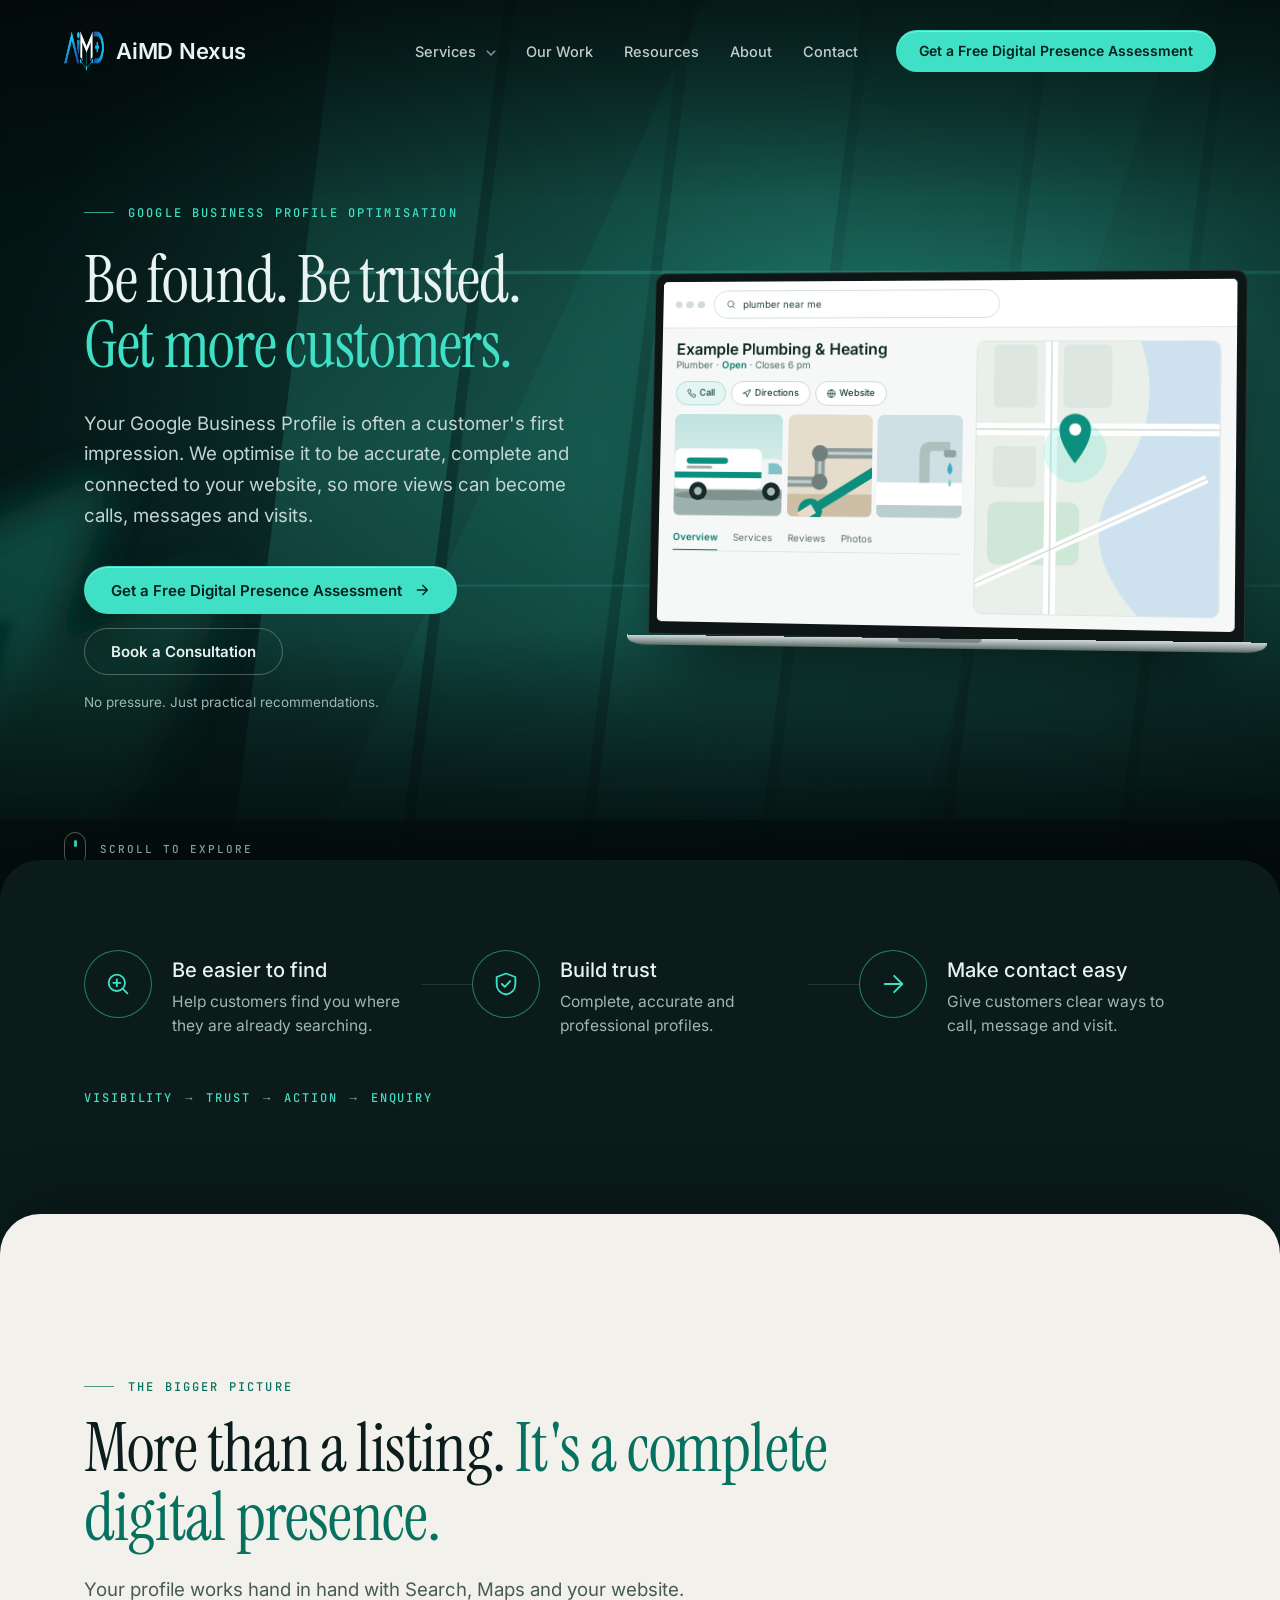
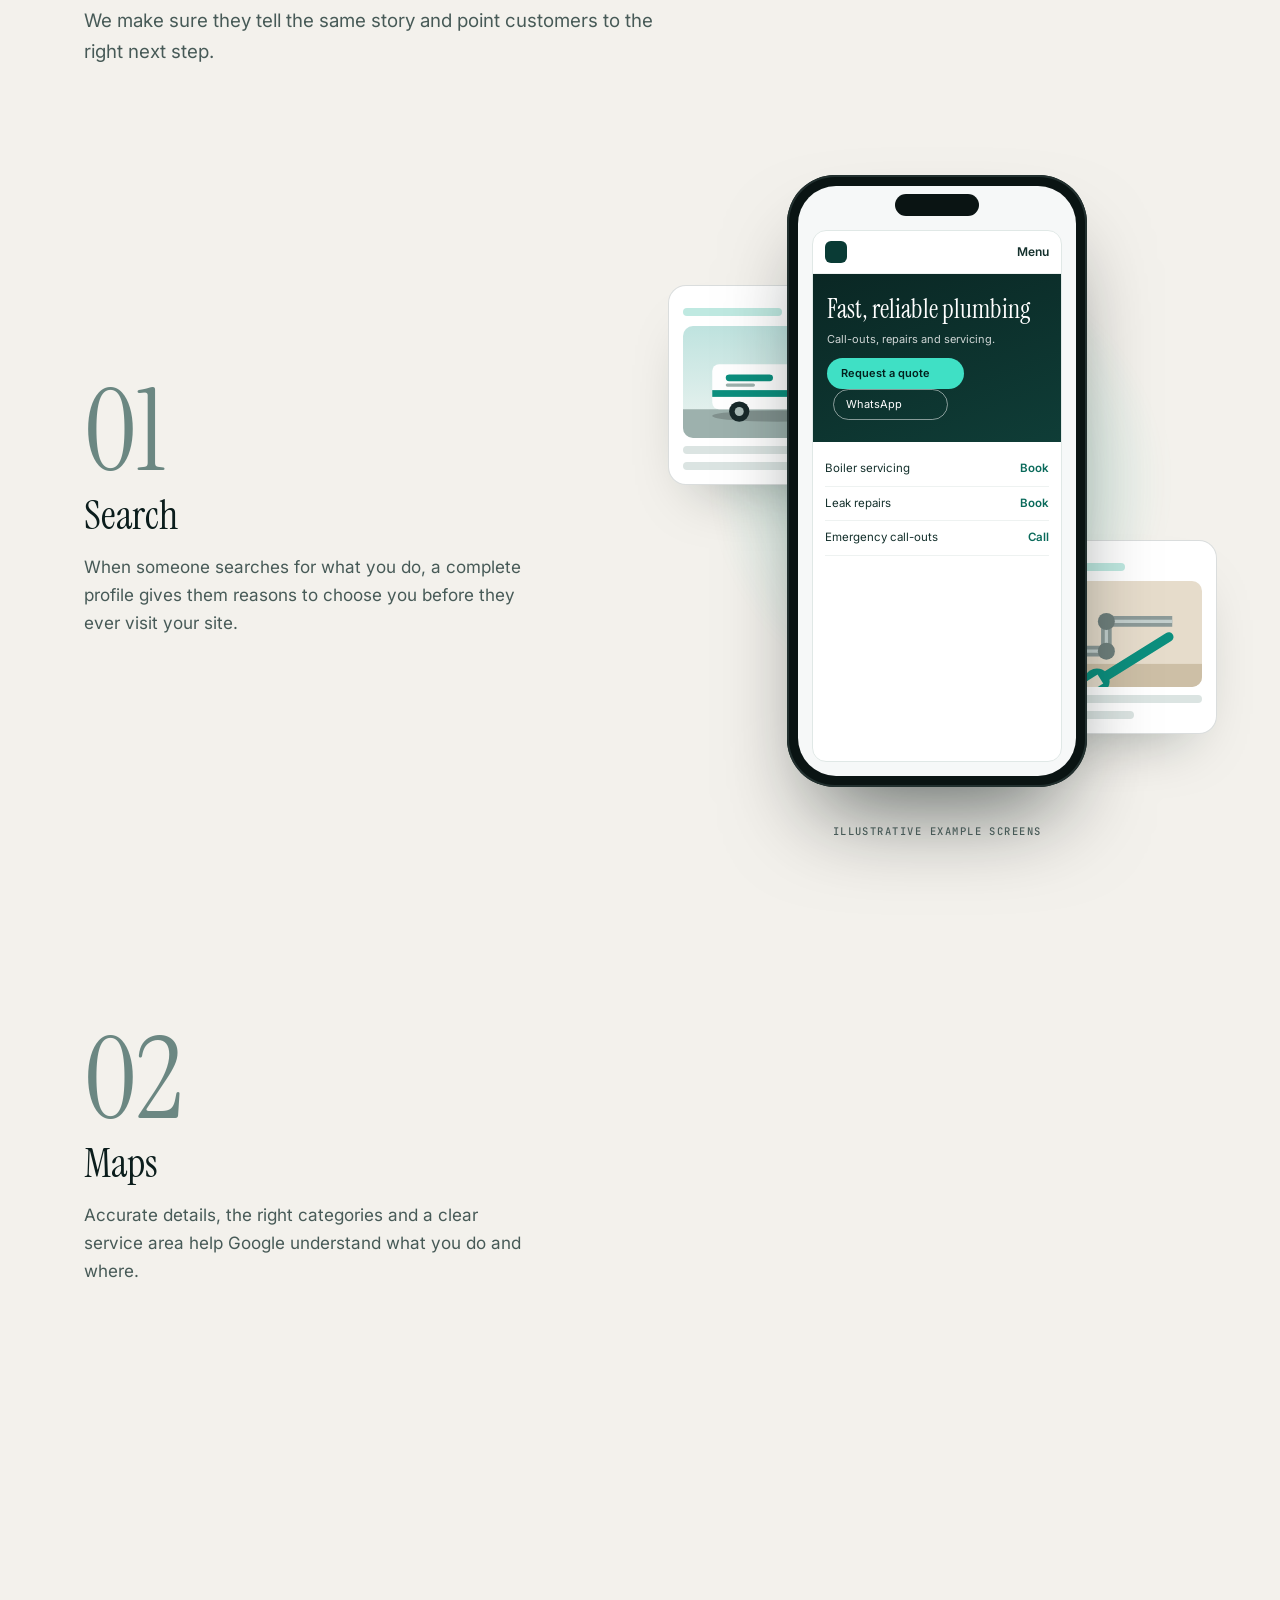
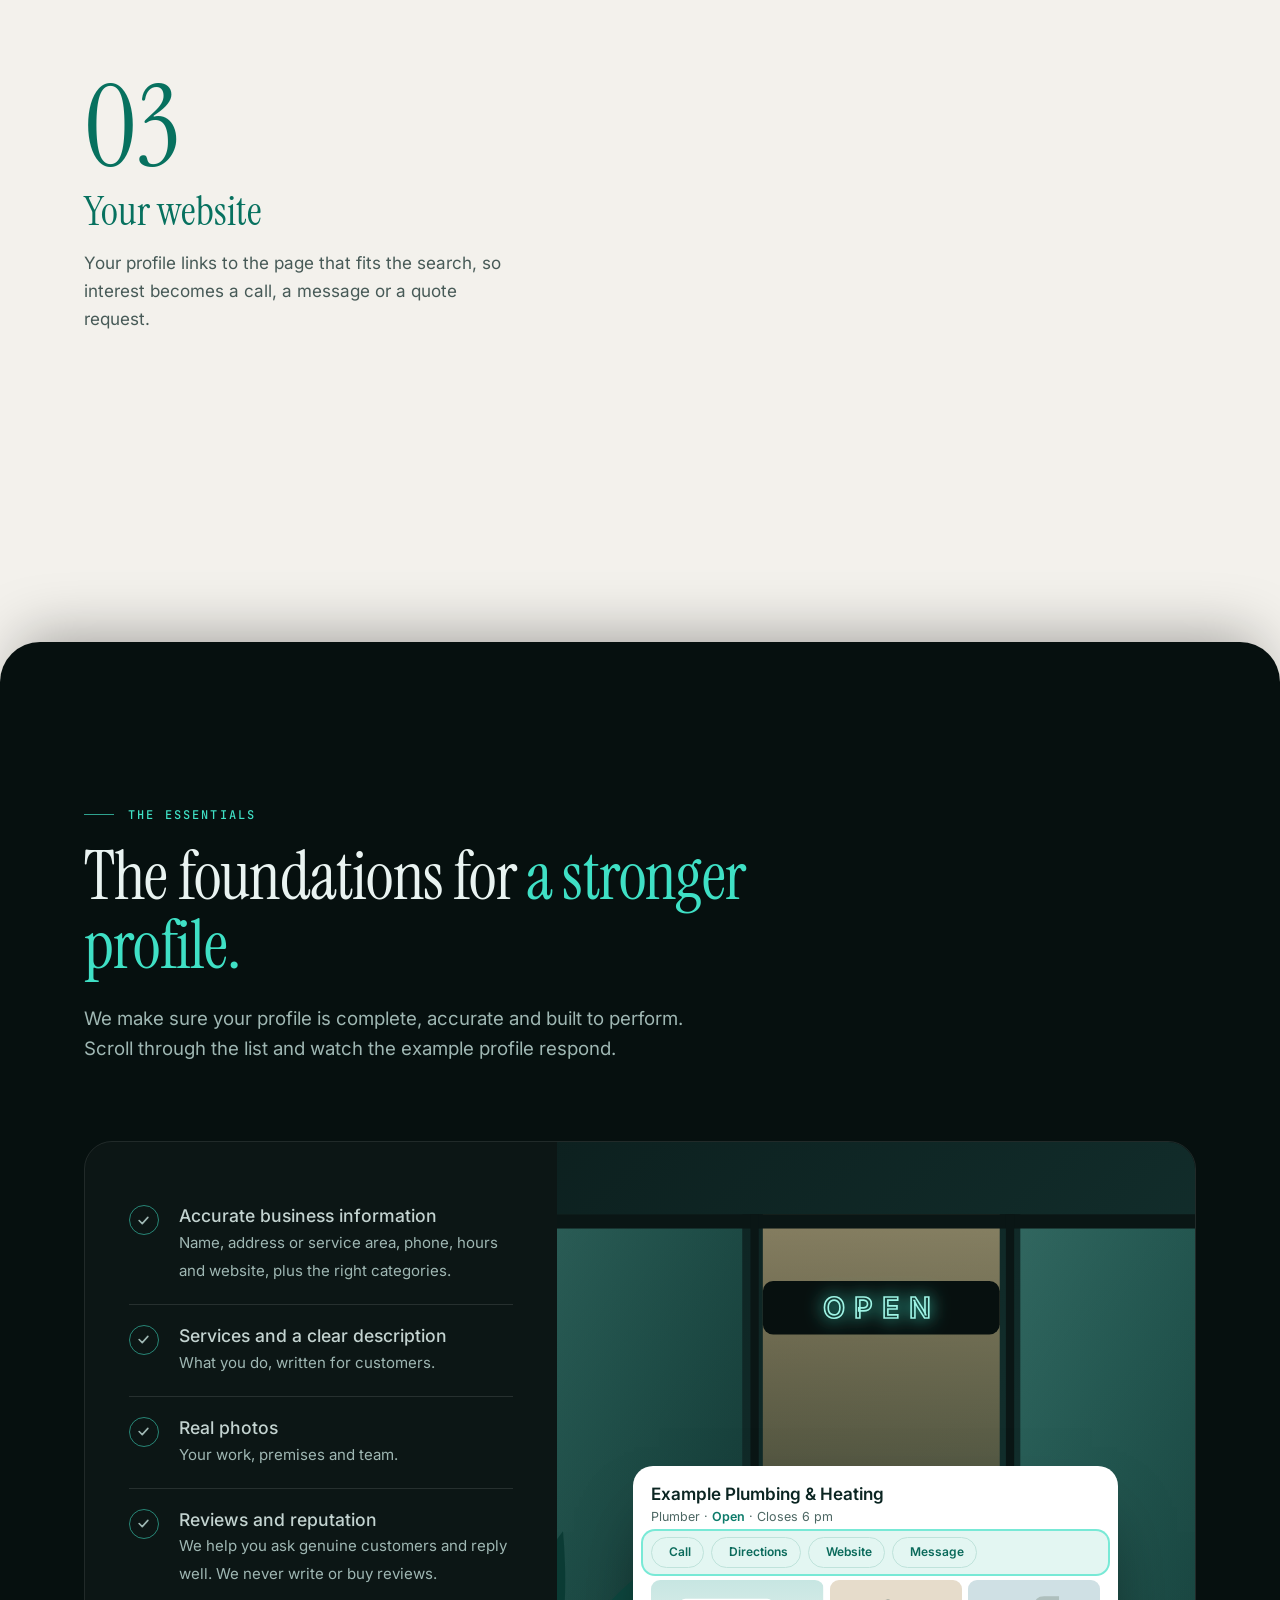
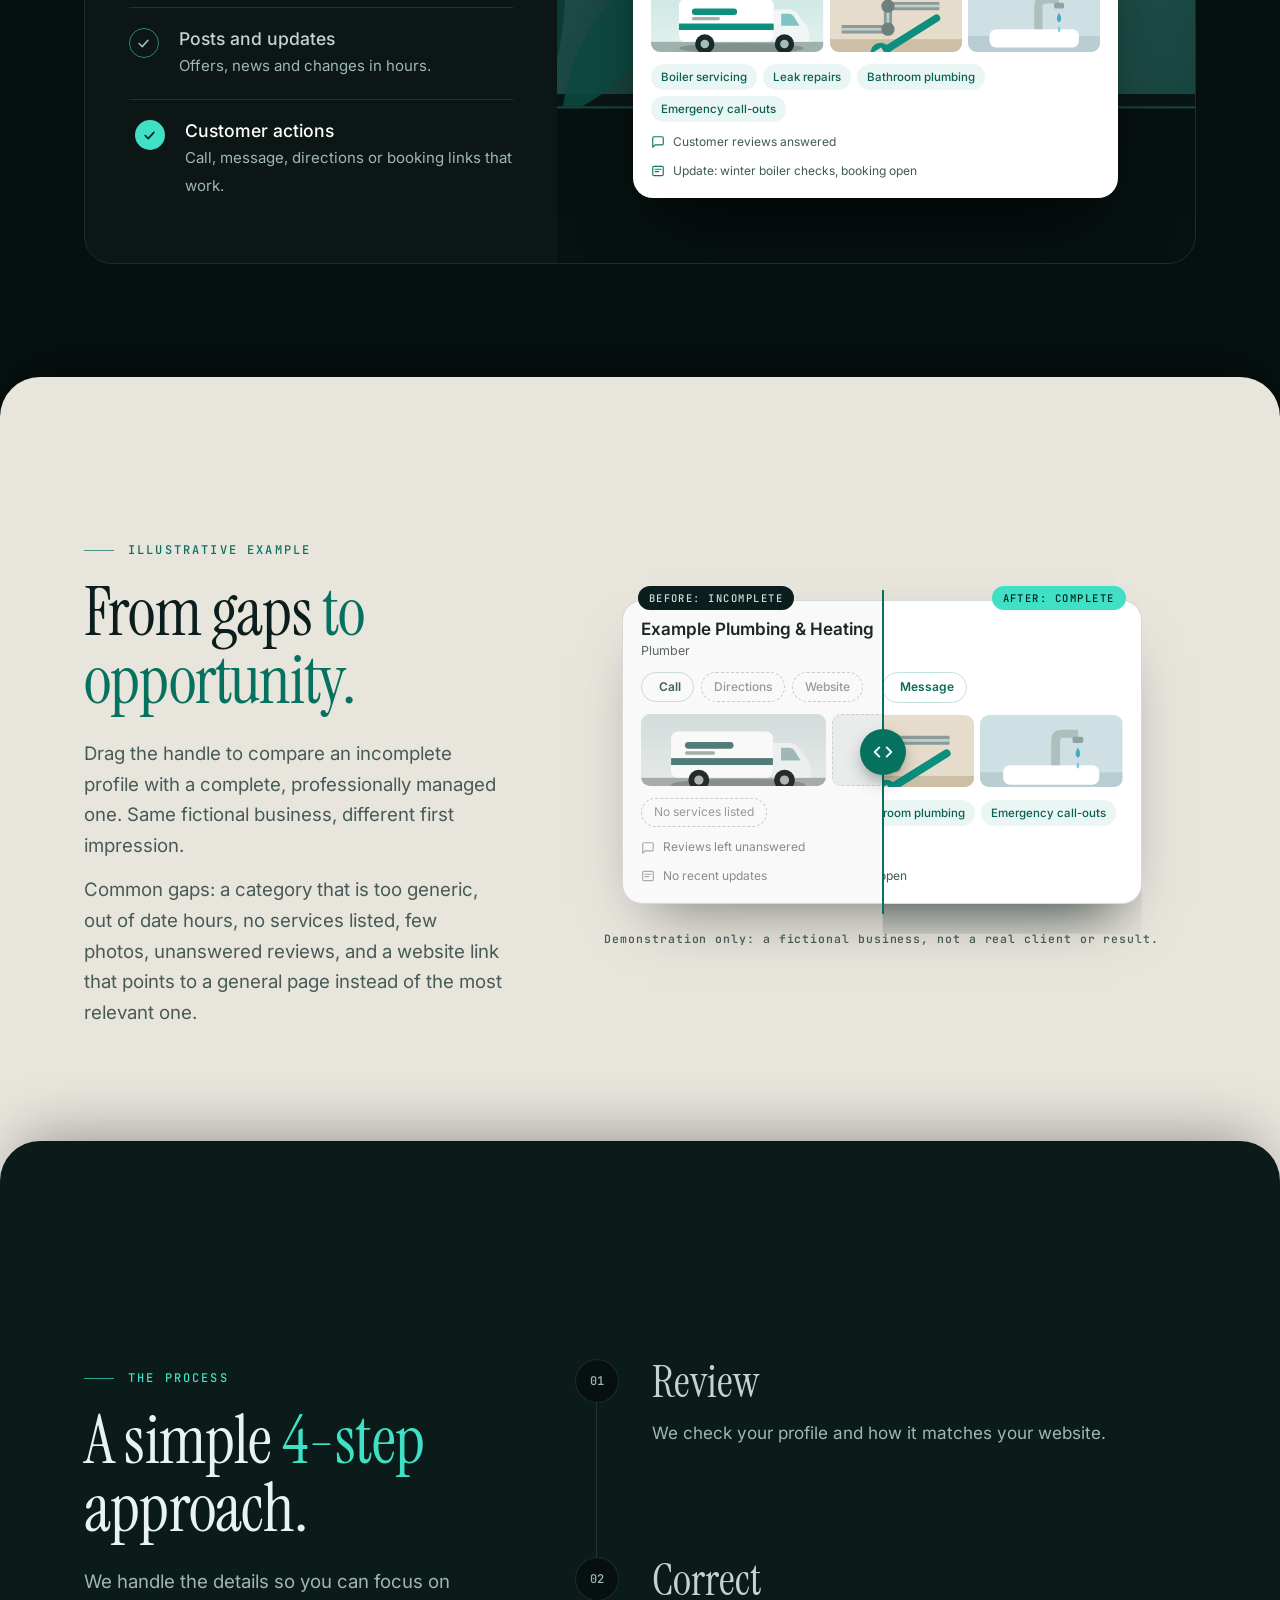
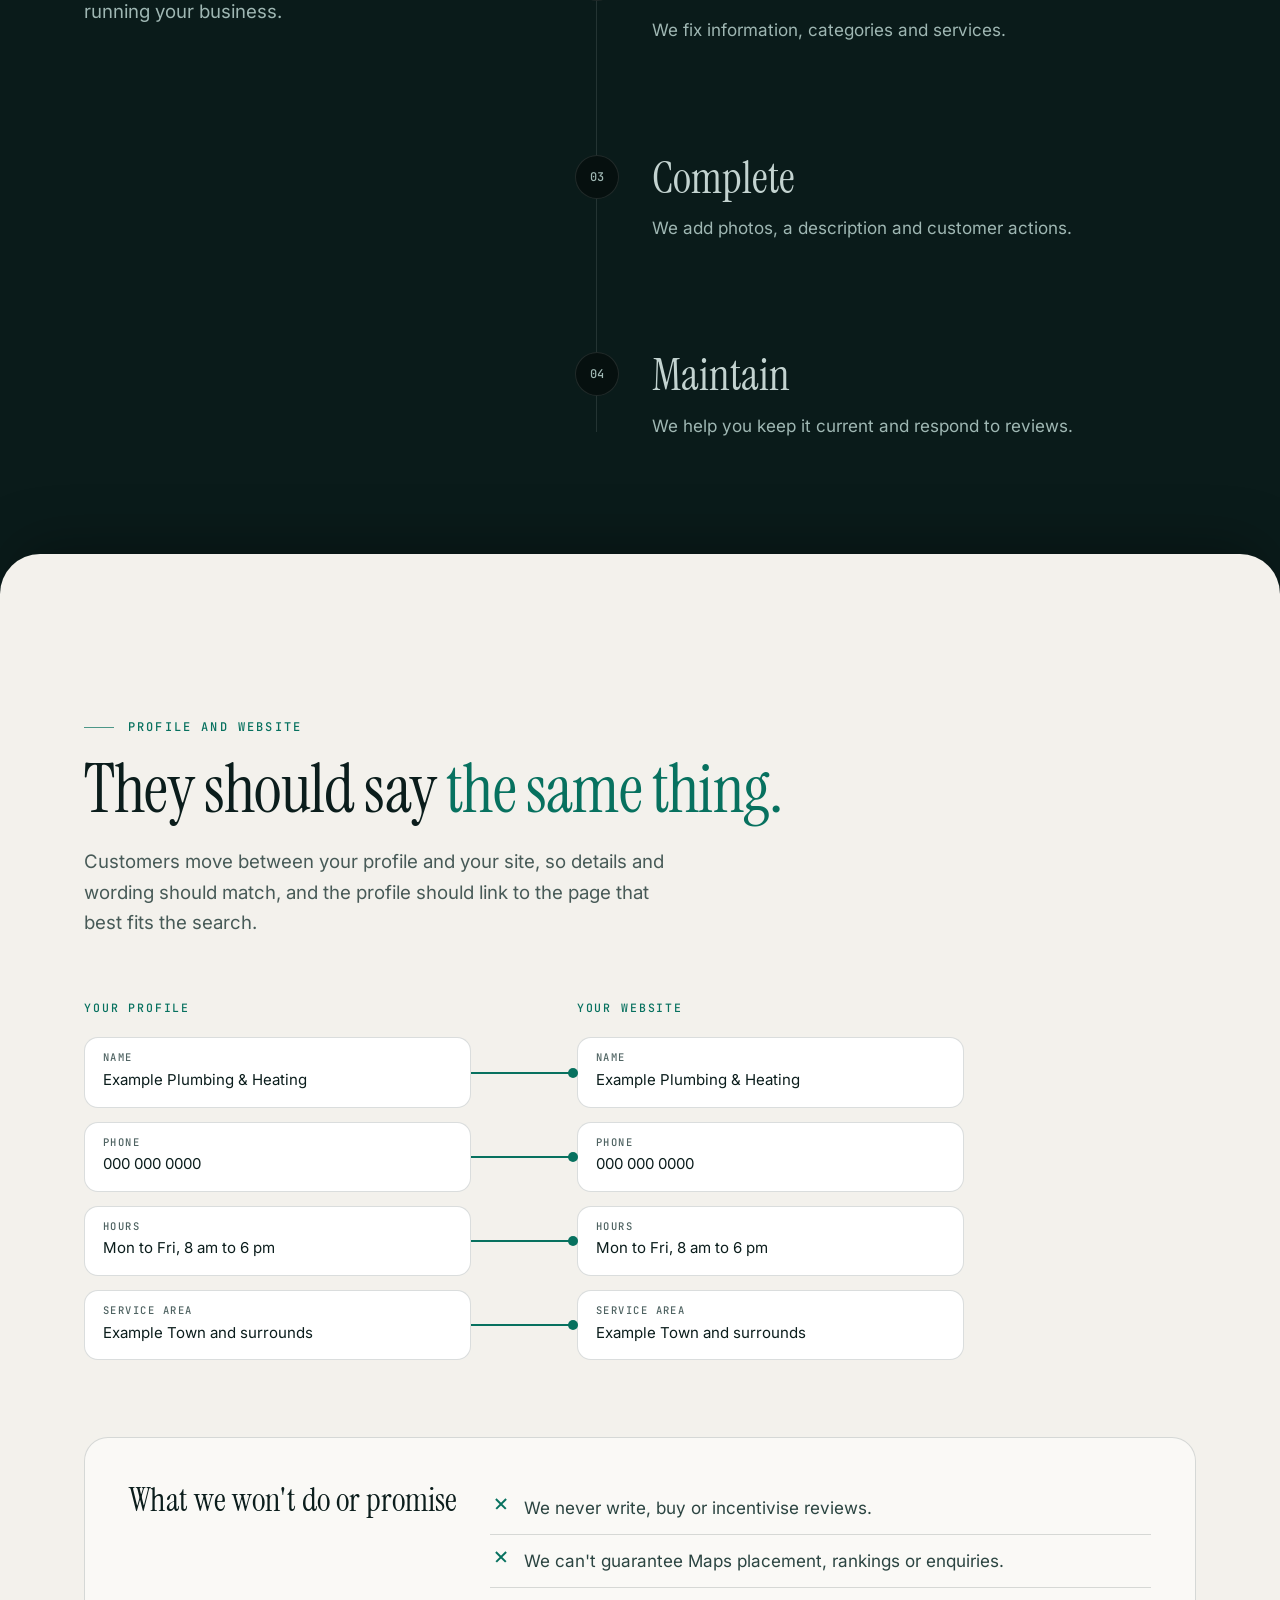
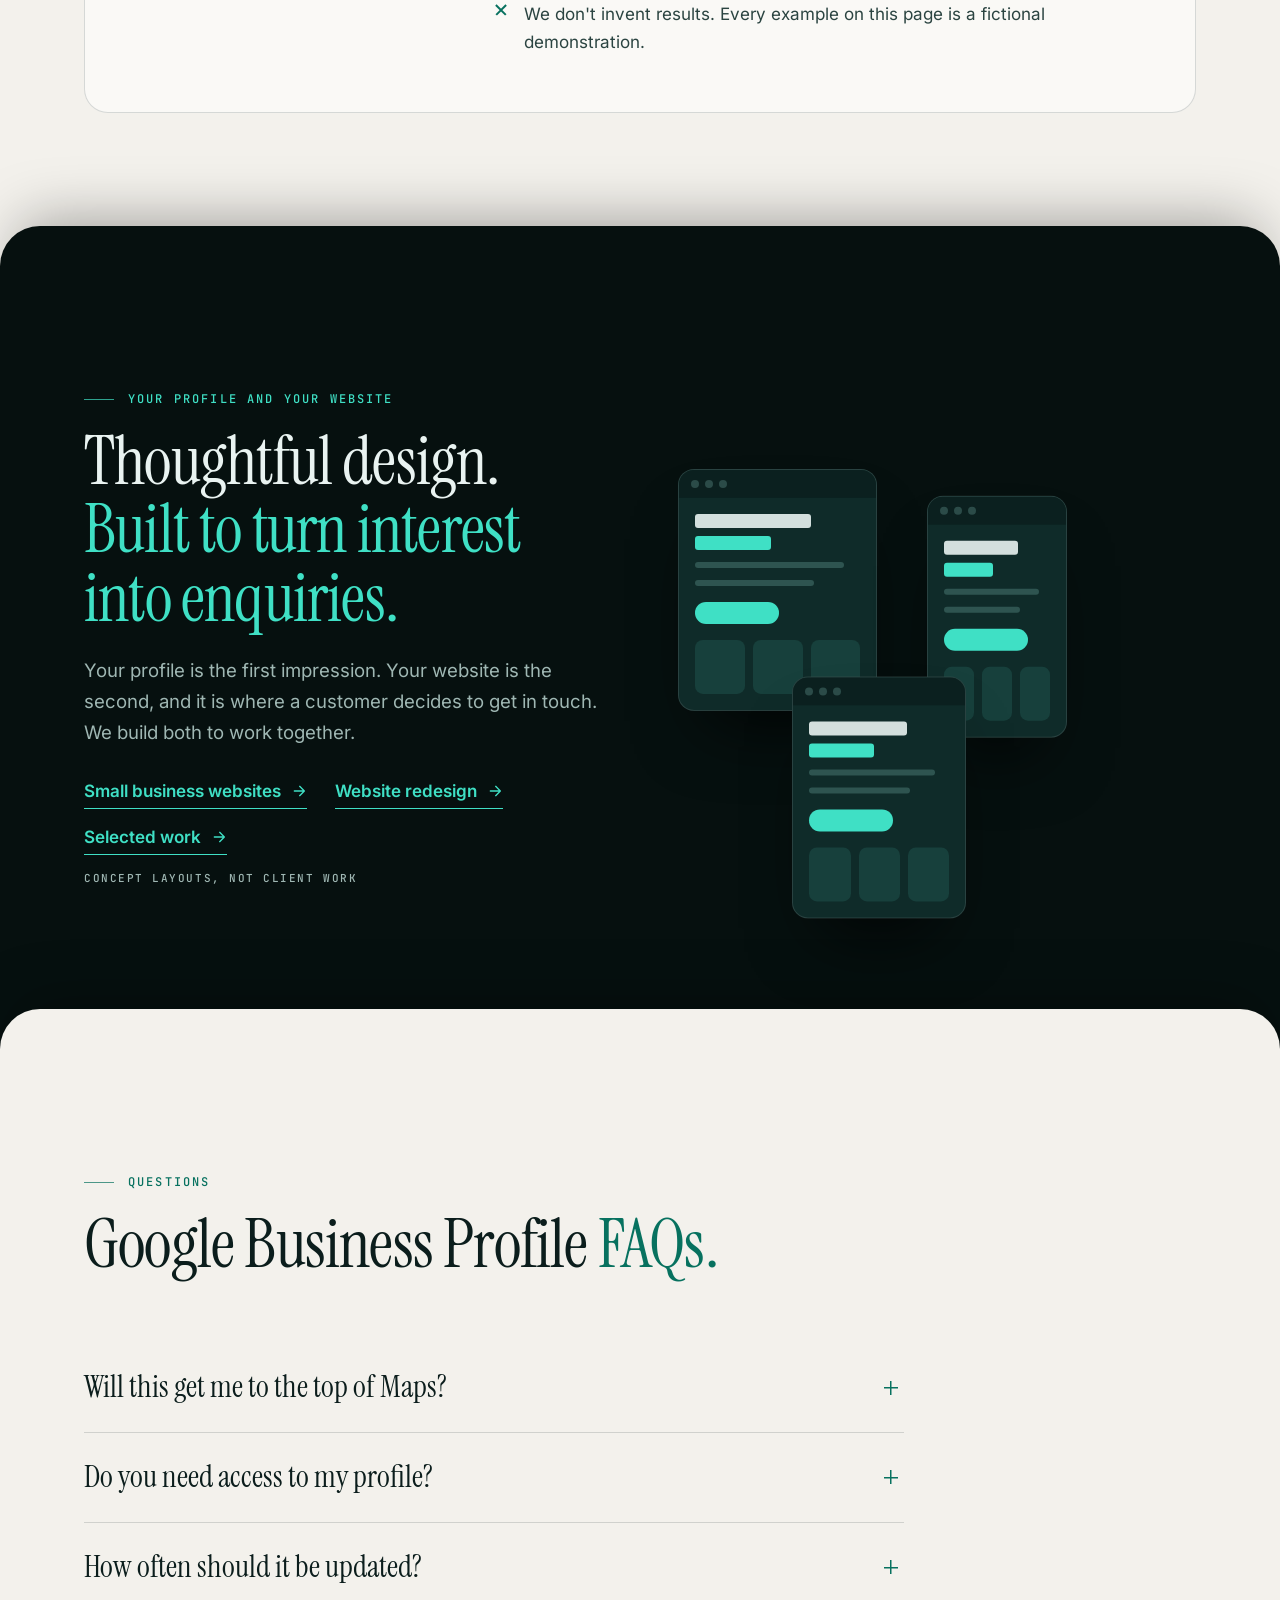
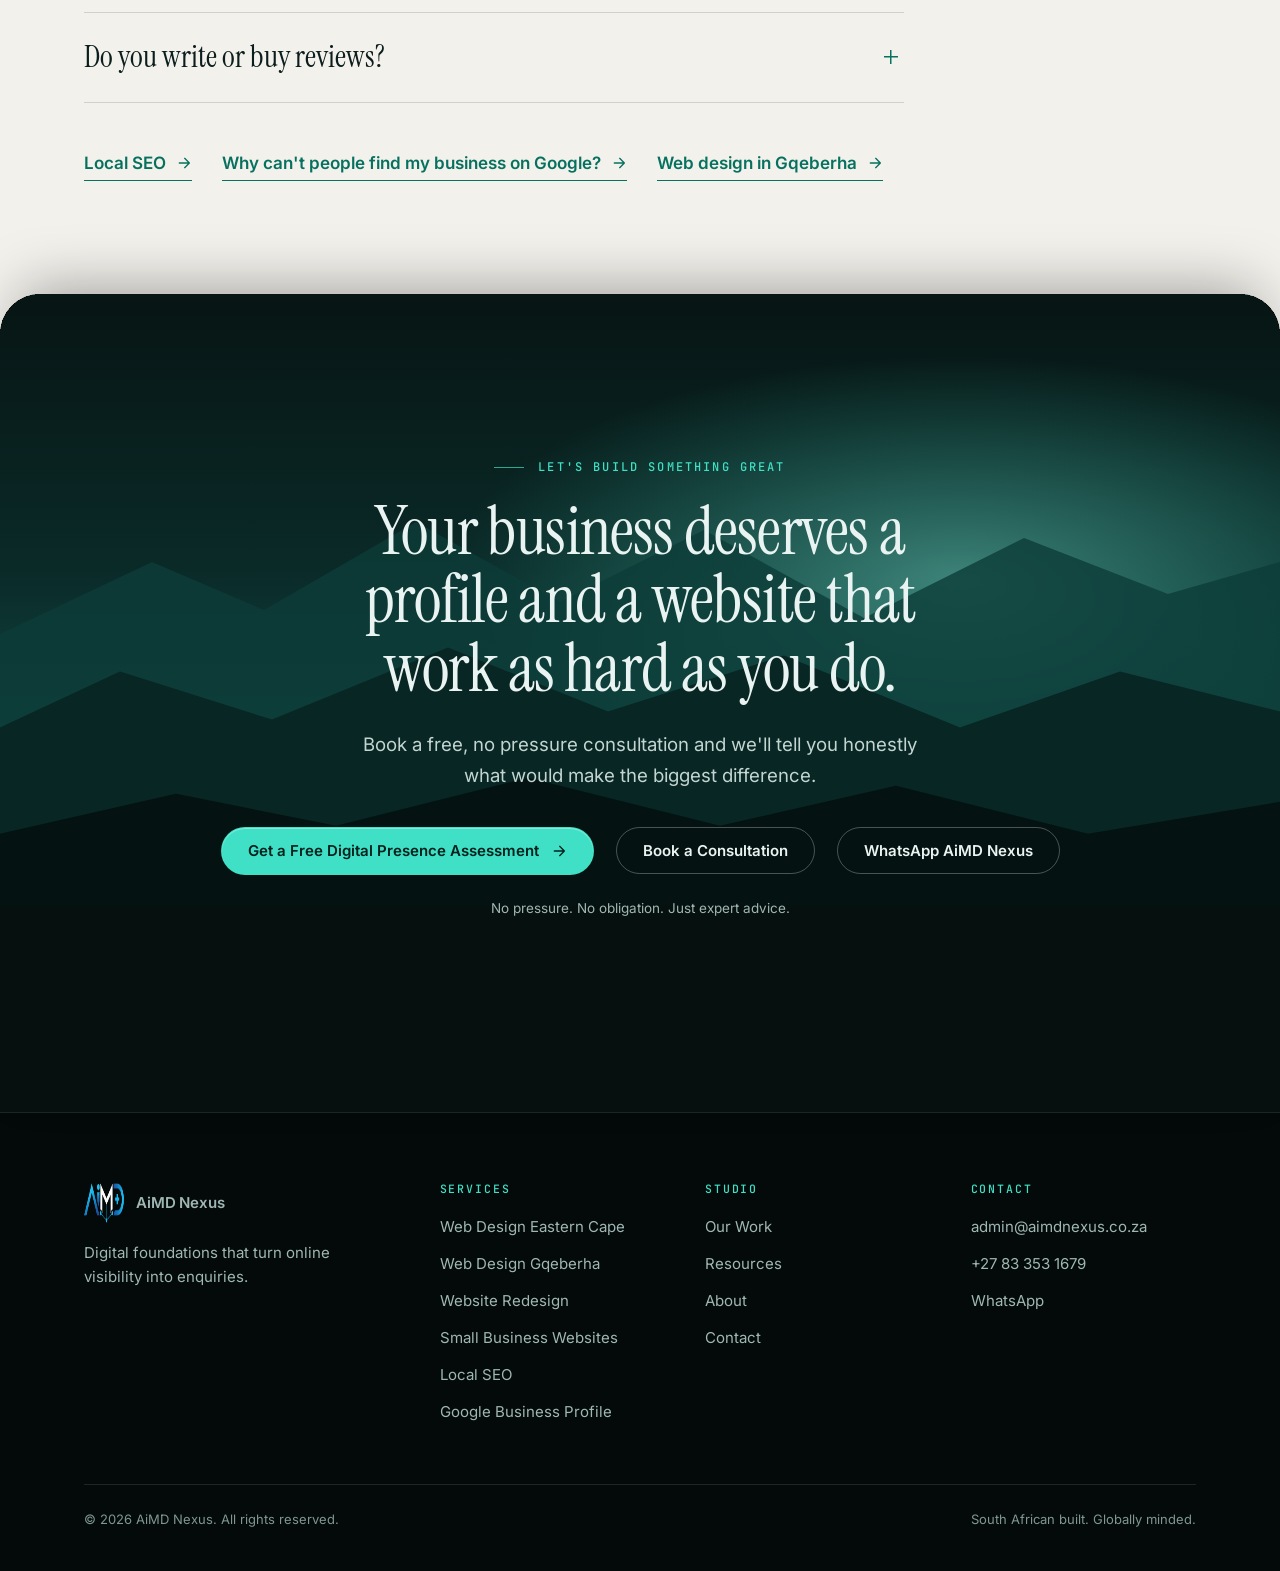
<file: google-business-profile-optimisation/index.html>
<!DOCTYPE html>
<html lang="en-ZA"><head><meta charset="UTF-8"><meta name="viewport" content="width=device-width, initial-scale=1, viewport-fit=cover"><meta name="theme-color" content="#06100f">
<title>Google Business Profile Optimisation | AiMD Nexus</title>
<meta name="description" content="Google Business Profile optimisation for local businesses: accurate details, the right categories and services, photos, reviews and a link to the right page on your website.">
<link rel="canonical" href="https://aimdnexus.co.za/google-business-profile-optimisation/"><link rel="icon" type="image/png" href="/assets/aimd-logo.png">
<link rel="preload" href="/assets/fonts/instrument-serif-latin-400-normal.woff2" as="font" type="font/woff2" crossorigin>
<link rel="stylesheet" href="/assets/gbp.css">
<script>document.documentElement.classList.add('js');setTimeout(function(){if(!document.documentElement.classList.contains('ready'))document.documentElement.classList.add('nojs-fallback')},3500)</script>
<meta property="og:type" content="website"><meta property="og:site_name" content="AiMD Nexus"><meta property="og:locale" content="en_ZA">
<meta property="og:title" content="Google Business Profile Optimisation | AiMD Nexus"><meta property="og:description" content="Google Business Profile optimisation for local businesses: accurate details, the right categories and services, photos, reviews and a link to the right page on your website."><meta property="og:url" content="https://aimdnexus.co.za/google-business-profile-optimisation/"><meta property="og:image" content="https://aimdnexus.co.za/assets/aimd-logo.png">
<meta name="twitter:card" content="summary"><meta name="twitter:title" content="Google Business Profile Optimisation | AiMD Nexus"><meta name="twitter:description" content="Google Business Profile optimisation for local businesses: accurate details, the right categories and services, photos, reviews and a link to the right page on your website."><script type="application/ld+json">{"@context": "https://schema.org", "@graph": [{"@type": "ProfessionalService", "@id": "https://aimdnexus.co.za/#business", "name": "AiMD Nexus", "url": "https://aimdnexus.co.za/", "logo": "https://aimdnexus.co.za/assets/aimd-logo.png", "image": "https://aimdnexus.co.za/assets/aimd-logo.png", "email": "admin@aimdnexus.co.za", "telephone": "+27833531679", "description": "AiMD Nexus builds digital foundations that turn online visibility into enquiries: website design, redesign, local SEO, Google Business Profile optimisation, online booking and website maintenance.", "areaServed": [{"@type": "AdministrativeArea", "name": "Eastern Cape"}, {"@type": "City", "name": "Gqeberha"}, {"@type": "Country", "name": "South Africa"}], "knowsAbout": ["Web design", "Website redesign", "Local SEO", "Google Business Profile optimisation", "Online booking", "Website maintenance"]}, {"@type": "WebSite", "@id": "https://aimdnexus.co.za/#website", "url": "https://aimdnexus.co.za/", "name": "AiMD Nexus", "publisher": {"@id": "https://aimdnexus.co.za/#business"}}, {"@type": "WebPage", "@id": "https://aimdnexus.co.za/google-business-profile-optimisation/#webpage", "url": "https://aimdnexus.co.za/google-business-profile-optimisation/", "name": "Google Business Profile Optimisation | AiMD Nexus", "description": "Google Business Profile optimisation for local businesses: accurate details, the right categories and services, photos, reviews and a link to the right page on your website.", "isPartOf": {"@id": "https://aimdnexus.co.za/#website"}, "breadcrumb": {"@id": "https://aimdnexus.co.za/google-business-profile-optimisation/#breadcrumb"}}, {"@type": "Service", "@id": "https://aimdnexus.co.za/google-business-profile-optimisation/#service", "name": "Google Business Profile Optimisation", "provider": {"@id": "https://aimdnexus.co.za/#business"}, "areaServed": [{"@type": "AdministrativeArea", "name": "Eastern Cape"}, {"@type": "City", "name": "Gqeberha"}, {"@type": "Country", "name": "South Africa"}], "url": "https://aimdnexus.co.za/google-business-profile-optimisation/"}, {"@type": "BreadcrumbList", "@id": "https://aimdnexus.co.za/google-business-profile-optimisation/#breadcrumb", "itemListElement": [{"@type": "ListItem", "position": 1, "name": "Home", "item": "https://aimdnexus.co.za/"}, {"@type": "ListItem", "position": 2, "name": "Google Business Profile Optimisation", "item": "https://aimdnexus.co.za/google-business-profile-optimisation/"}]}]}</script>
<script src="/assets/gbp.js" defer></script></head><body>
<svg width="0" height="0" style="position:absolute" aria-hidden="true" focusable="false"><defs>
<linearGradient id="g-sky" x1="0" y1="0" x2="0" y2="1"><stop offset="0" stop-color="#bfe3df"/><stop offset="1" stop-color="#eef4f1"/></linearGradient>
<g id="ph-van"><rect width="160" height="100" fill="url(#g-sky)"/><rect y="74" width="160" height="26" fill="#9db1ad"/><ellipse cx="84" cy="80" rx="58" ry="5" fill="#000" opacity=".18"/><rect x="26" y="34" width="88" height="40" rx="6" fill="#fff"/><path d="M114 44h14q6 0 9 5l8 11q2 3 2 7v7h-33z" fill="#f1f5f4"/><path d="M121 48h7q3 0 5 3l5 8h-17z" fill="#7fc3c7"/><rect x="26" y="57" width="88" height="6" fill="#0c8f7e"/><rect x="38" y="43" width="42" height="6" rx="3" fill="#0c8f7e"/><rect x="38" y="51" width="26" height="3" rx="1.5" fill="#9db1ad"/><circle cx="50" cy="76" r="9" fill="#18292a"/><circle cx="50" cy="76" r="4" fill="#a9bbb8"/><circle cx="124" cy="76" r="9" fill="#18292a"/><circle cx="124" cy="76" r="4" fill="#a9bbb8"/></g>
<g id="ph-tools"><rect width="160" height="100" fill="#e6dccb"/><rect y="78" width="160" height="22" fill="#cdbfa6"/><path d="M14 66H70V38H132" stroke="#8c9a98" stroke-width="10" fill="none" stroke-linejoin="round"/><path d="M14 66H70V38H132" stroke="#c3cfcd" stroke-width="3" fill="none" stroke-linejoin="round"/><circle cx="70" cy="66" r="8" fill="#6f7f7c"/><circle cx="70" cy="38" r="8" fill="#6f7f7c"/><g transform="rotate(-32 100 70)"><rect x="52" y="66" width="86" height="9" rx="4.5" fill="#0c8f7e"/><circle cx="54" cy="70" r="12" fill="#0c8f7e"/><rect x="42" y="65" width="16" height="10" fill="#e6dccb"/></g></g>
<g id="ph-tap"><rect width="160" height="100" fill="#cfe0e4"/><rect y="74" width="160" height="26" fill="#b9ced3"/><rect x="26" y="66" width="108" height="22" rx="8" fill="#fff"/><path d="M80 66V38q0-12 12-12h18v9H94q-4 0-4 4v27z" fill="#aebfbd"/><rect x="104" y="34" width="12" height="7" rx="2" fill="#8fa3a0"/><path d="M110 46q5 8 0 12-5-4 0-12z" fill="#3fa9c7"/><path d="M110 62q3 5 0 8-3-3 0-8z" fill="#7cc8dc"/></g>
<g id="map-art"><rect width="200" height="260" fill="#e9efe9"/><path d="M128 0q34 70-10 130t34 130h48V0z" fill="#cde2ee"/><rect x="10" y="150" width="76" height="52" rx="8" fill="#cfe7d6"/><rect x="14" y="20" width="36" height="52" rx="4" fill="#dde6e0"/><rect x="72" y="20" width="40" height="52" rx="4" fill="#dde6e0"/><rect x="14" y="104" width="36" height="34" rx="4" fill="#dde6e0"/><path d="M0 90H200M62 0V260" stroke="#fff" stroke-width="10"/><path d="M0 218 190 130" stroke="#fff" stroke-width="7"/><path d="M0 90H200M62 0V260M0 218 190 130" stroke="#c6d3cf" stroke-width="1" fill="none"/><circle cx="82" cy="108" r="26" fill="#3fe0c5" opacity=".18"/><g transform="translate(82 118)"><path d="M0 0q-13-17-13-28a13 13 0 1 1 26 0q0 11-13 28z" fill="#0c8f7e"/><circle cy="-28" r="5" fill="#fff"/></g></g>
</defs></svg>
<a class="skip" href="#main">Skip to content</a>
<header class="hdr" id="hdr"><div class="hdr-in"><a class="brand" href="/" aria-label="AiMD Nexus home"><img src="/assets/aimd-logo.png" width="40" height="40" alt=""><span>AiMD Nexus</span></a>
<nav class="nav" aria-label="Main"><ul><li class="has-sub"><a href="/#services">Services <svg viewBox="0 0 12 8" fill="none" stroke="currentColor" stroke-width="1.8" aria-hidden="true"><path d="m1 1 5 5 5-5"/></svg></a><ul class="sub"><li><a href="/web-design-eastern-cape/">Web Design Eastern Cape</a></li><li><a href="/web-design-gqeberha/">Web Design Gqeberha</a></li><li><a href="/website-redesign/">Website Redesign</a></li><li><a href="/small-business-websites/">Small Business Websites</a></li><li><a href="/local-seo/">Local SEO</a></li><li><a href="/google-business-profile-optimisation/">Google Business Profile</a></li></ul></li><li><a href="/#portfolio">Our Work</a></li><li><a href="/resources/">Resources</a></li><li><a href="/#about">About</a></li><li><a href="/#contact">Contact</a></li></ul></nav>
<a class="btn btn-p hdr-cta" href="/#audit"><span class="long">Get a Free Digital Presence Assessment</span><span class="short">Free Assessment</span></a>
<button class="menu-btn" type="button" aria-expanded="false" aria-controls="mmenu" aria-label="Menu"><span></span><span></span></button></div><div class="prog" aria-hidden="true"></div></header>
<div class="mmenu" id="mmenu" hidden><a href="/#services">Services</a><a class="sm" href="/web-design-eastern-cape/">Web Design Eastern Cape</a><a class="sm" href="/web-design-gqeberha/">Web Design Gqeberha</a><a class="sm" href="/website-redesign/">Website Redesign</a><a class="sm" href="/small-business-websites/">Small Business Websites</a><a class="sm" href="/local-seo/">Local SEO</a><a class="sm" href="/google-business-profile-optimisation/">Google Business Profile</a><a href="/#portfolio">Our Work</a><a href="/resources/">Resources</a><a href="/#about">About</a><a href="/#contact">Contact</a><a class="btn btn-p" href="/#audit">Get a Free Digital Presence Assessment</a></div>
<main id="main">
<section class="hero dark" aria-labelledby="h1"><svg class="hero-art" data-speed=".10" viewBox="0 0 1600 900" preserveAspectRatio="xMidYMid slice" aria-hidden="true"><defs><linearGradient id="h-bg" x1="0" y1="0" x2="1" y2="1"><stop offset="0" stop-color="#020c0b"/><stop offset=".55" stop-color="#06201e"/><stop offset="1" stop-color="#0d3a36"/></linearGradient><linearGradient id="h-gl" x1="0" y1="0" x2="0" y2="1"><stop offset="0" stop-color="#3fe0c5" stop-opacity="0"/><stop offset=".5" stop-color="#3fe0c5" stop-opacity=".17"/><stop offset="1" stop-color="#3fe0c5" stop-opacity=".04"/></linearGradient><radialGradient id="h-gw" cx=".7" cy=".4" r=".55"><stop offset="0" stop-color="#3fe0c5" stop-opacity=".3"/><stop offset="1" stop-color="#3fe0c5" stop-opacity="0"/></radialGradient><filter id="h-b1" x="-20%" y="-20%" width="140%" height="140%"><feGaussianBlur stdDeviation="18"/></filter><filter id="h-b2" x="-20%" y="-20%" width="140%" height="140%"><feGaussianBlur stdDeviation="4"/></filter></defs><rect width="1600" height="900" fill="url(#h-bg)"/><rect width="1600" height="900" fill="url(#h-gw)"/><g transform="translate(540 -40) skewX(-7)"><rect x="0" width="150" height="1000" fill="url(#h-gl)"/><rect x="160" width="150" height="1000" fill="url(#h-gl)" opacity=".7"/><rect x="320" width="150" height="1000" fill="url(#h-gl)" opacity=".95"/><rect x="480" width="150" height="1000" fill="url(#h-gl)" opacity=".5"/><rect x="640" width="150" height="1000" fill="url(#h-gl)" opacity=".8"/><rect x="800" width="150" height="1000" fill="url(#h-gl)" opacity=".45"/><rect x="960" width="150" height="1000" fill="url(#h-gl)" opacity=".7"/><rect width="1200" height="3" y="330" fill="#3fe0c5" opacity=".2"/><rect width="1200" height="2" y="610" fill="#3fe0c5" opacity=".14"/></g><polygon points="880,0 1300,0 1010,900 470,900" fill="#3fe0c5" opacity=".045"/><g filter="url(#h-b1)" opacity=".95"><path d="M-60 900C20 640 160 520 330 470C290 620 210 760 120 900Z" fill="#0a4a40"/><path d="M120 900C170 700 280 600 430 560C400 690 330 800 250 900Z" fill="#083a33"/><ellipse cx="60" cy="560" rx="140" ry="40" transform="rotate(-34 60 560)" fill="#0b5247"/></g><g filter="url(#h-b2)" opacity=".85"><path d="M-20 900C40 720 120 640 240 600C220 700 170 800 110 900Z" fill="#06312b"/></g><rect y="780" width="1600" height="120" fill="#020908" opacity=".6"/></svg><div class="wrap"><div>
<div class="eyebrow hero-fade">Google Business Profile Optimisation</div>
<h1 id="h1"><span class="ln"><span>Be found. Be trusted.</span></span><span class="ln acc"><span>Get more customers.</span></span></h1>
<p class="lead hero-fade">Your Google Business Profile is often a customer's first impression. We optimise it to be accurate, complete and connected to your website, so more views can become calls, messages and visits.</p>
<div class="hero-cta hero-fade"><a class="btn btn-p" href="/#audit">Get a Free Digital Presence Assessment <svg viewBox="0 0 24 24" fill="none" stroke="currentColor" stroke-width="2" stroke-linecap="round" stroke-linejoin="round" aria-hidden="true"><path d="M5 12h14M13 5l7 7-7 7"/></svg></a><a class="btn btn-g" href="/#book">Book a Consultation</a></div><p class="hero-note hero-fade">No pressure. Just practical recommendations.</p></div>
<div class="lap-wrap" aria-hidden="true"><div class="lap-par" data-speed=".05"><div class="laptop"><div class="lid"><div class="scr"><div class="tb"><div class="dots"><i></i><i></i><i></i></div><div class="sf"><svg viewBox="0 0 24 24" fill="none" stroke="currentColor" stroke-width="2" stroke-linecap="round" aria-hidden="true"><circle cx="11" cy="11" r="7"/><path d="m20 20-4-4"/></svg> plumber near me</div></div>
<div class="sb"><div class="sb-l"><div><div class="nm">Example Plumbing &amp; Heating</div><div class="mt">Plumber · <b>Open</b> · Closes 6 pm</div></div><div class="pill-row"><span class="pl on"><svg viewBox="0 0 24 24" fill="none" stroke="currentColor" stroke-width="2" stroke-linecap="round" stroke-linejoin="round"><path d="M22 16.9v3a2 2 0 0 1-2.2 2 19.8 19.8 0 0 1-8.6-3.1 19.5 19.5 0 0 1-6-6A19.8 19.8 0 0 1 2.1 4.2 2 2 0 0 1 4.1 2h3a2 2 0 0 1 2 1.7c.1 1 .4 1.9.7 2.8a2 2 0 0 1-.5 2.1L8.1 9.9a16 16 0 0 0 6 6l1.3-1.3a2 2 0 0 1 2.1-.4c.9.3 1.8.6 2.8.7a2 2 0 0 1 1.7 2z"/></svg>Call</span><span class="pl"><svg viewBox="0 0 24 24" fill="none" stroke="currentColor" stroke-width="2" stroke-linecap="round" stroke-linejoin="round"><path d="m3 11 19-9-9 19-2-8z"/></svg>Directions</span><span class="pl"><svg viewBox="0 0 24 24" fill="none" stroke="currentColor" stroke-width="2" stroke-linecap="round"><circle cx="12" cy="12" r="10"/><path d="M2 12h20M12 2a15 15 0 0 1 0 20M12 2a15 15 0 0 0 0 20"/></svg>Website</span></div><div class="ph3"><svg viewBox="0 0 160 100" preserveAspectRatio="xMidYMid slice" aria-hidden="true"><use href="#ph-van"/></svg><svg viewBox="0 0 160 100" preserveAspectRatio="xMidYMid slice" aria-hidden="true"><use href="#ph-tools"/></svg><svg viewBox="0 0 160 100" preserveAspectRatio="xMidYMid slice" aria-hidden="true"><use href="#ph-tap"/></svg></div><div class="tabs"><span class="a">Overview</span><span>Services</span><span>Reviews</span><span>Photos</span></div></div><div class="sb-r"><svg viewBox="0 0 200 260" preserveAspectRatio="xMidYMid slice" aria-hidden="true"><use href="#map-art"/></svg></div></div></div></div><div class="base"></div></div></div></div></div>
<div class="cue" aria-hidden="true"><i></i>Scroll to explore</div></section>
<section class="strip dark-2" aria-labelledby="t-strip"><div class="wrap"><h2 class="sr" id="t-strip" style="position:absolute;left:-9999px">Why a complete profile matters</h2><ul class="trio">
<li data-r style="--d:0"><span class="ico"><svg viewBox="0 0 24 24" fill="none" stroke="currentColor" stroke-width="1.6" stroke-linecap="round" aria-hidden="true"><circle cx="11" cy="11" r="7"/><path d="m20 20-4-4M11 8v6M8 11h6"/></svg></span><div><h3>Be easier to find</h3><p>Help customers find you where they are already searching.</p></div></li>
<li data-r style="--d:1"><span class="ico"><svg viewBox="0 0 24 24" fill="none" stroke="currentColor" stroke-width="1.6" stroke-linecap="round" stroke-linejoin="round" aria-hidden="true"><path d="M12 3 4 6v6c0 5 3.4 8.2 8 9 4.6-.8 8-4 8-9V6z"/><path d="m8.5 12 2.5 2.5 4.5-5"/></svg></span><div><h3>Build trust</h3><p>Complete, accurate and professional profiles.</p></div></li>
<li data-r style="--d:2"><span class="ico"><svg viewBox="0 0 24 24" fill="none" stroke="currentColor" stroke-width="1.6" stroke-linecap="round" stroke-linejoin="round" aria-hidden="true"><path d="M5 12h14M13 5l7 7-7 7"/></svg></span><div><h3>Make contact easy</h3><p>Give customers clear ways to call, message and visit.</p></div></li></ul>
<div class="seq" data-r><span>Visibility</span><i>→</i><span>Trust</span><i>→</i><span>Action</span><i>→</i><span>Enquiry</span></div></div></section>
<section class="light story" id="how-it-works" aria-labelledby="t-story"><div class="wrap"><div class="sec-head" data-r><div class="eyebrow">The bigger picture</div><h2 id="t-story">More than a listing. <em>It's a complete digital presence.</em></h2><p class="lead">Your profile works hand in hand with Search, Maps and your website. We make sure they tell the same story and point customers to the right next step.</p></div>
<div class="story-grid"><ol class="steps">
<li class="step is-on" data-screen="0"><div class="n">01</div><h3>Search</h3><p>When someone searches for what you do, a complete profile gives them reasons to choose you before they ever visit your site.</p></li>
<li class="step" data-screen="1"><div class="n">02</div><h3>Maps</h3><p>Accurate details, the right categories and a clear service area help Google understand what you do and where.</p></li>
<li class="step" data-screen="2"><div class="n">03</div><h3>Your website</h3><p>Your profile links to the page that fits the search, so interest becomes a call, a message or a quote request.</p></li></ol>
<div class="stage" data-screen="0" aria-hidden="true"><div class="ghost g1" data-r="fade"><i class="t"></i><svg viewBox="0 0 160 100" preserveAspectRatio="xMidYMid slice" aria-hidden="true"><use href="#ph-van"/></svg><i></i><i style="width:70%"></i></div><div class="ghost g2" data-r="fade"><i class="t"></i><svg viewBox="0 0 160 100" preserveAspectRatio="xMidYMid slice" aria-hidden="true"><use href="#ph-tools"/></svg><i></i><i style="width:60%"></i></div>
<div class="phone"><div class="ph-scr">
<div class="sc s0"><div class="sbar"><svg viewBox="0 0 24 24" fill="none" stroke="currentColor" stroke-width="2" stroke-linecap="round" aria-hidden="true"><circle cx="11" cy="11" r="7"/><path d="m20 20-4-4"/></svg>plumber near me</div><div class="chips"><span>Open now</span><span>Near me</span><span>Emergency</span></div><div class="rc hi"><svg viewBox="0 0 160 100" preserveAspectRatio="xMidYMid slice" aria-hidden="true"><use href="#ph-van"/></svg><div><b>Example Plumbing &amp; Heating</b><small>Plumber · Open · Closes 6 pm</small><div class="mini"><span>Call</span><span>Website</span></div></div></div><div class="rc dim"><svg viewBox="0 0 160 100" preserveAspectRatio="xMidYMid slice" aria-hidden="true"><use href="#ph-tap"/></svg><div><b>Another plumber nearby</b><small>Plumber</small></div></div><div class="rc dim"><svg viewBox="0 0 160 100" preserveAspectRatio="xMidYMid slice" aria-hidden="true"><use href="#ph-tools"/></svg><div><b>Another plumber nearby</b><small>Plumber</small></div></div></div>
<div class="sc s1"><div class="mapbox"><svg viewBox="0 0 200 260" preserveAspectRatio="xMidYMid slice" aria-hidden="true"><use href="#map-art"/></svg></div><div class="sheet"><b>Example Plumbing &amp; Heating</b><div class="mt2">Plumber · Open · Closes 6 pm</div><div class="acts"><span>Call</span><span>Directions</span><span>Website</span></div><div class="th"><svg viewBox="0 0 160 100" preserveAspectRatio="xMidYMid slice" aria-hidden="true"><use href="#ph-van"/></svg><svg viewBox="0 0 160 100" preserveAspectRatio="xMidYMid slice" aria-hidden="true"><use href="#ph-tools"/></svg><svg viewBox="0 0 160 100" preserveAspectRatio="xMidYMid slice" aria-hidden="true"><use href="#ph-tap"/></svg></div></div></div>
<div class="sc s2"><div class="wsite"><div class="wh"><i></i><span>Menu</span></div><div class="hero2"><h4>Fast, reliable plumbing</h4><p>Call-outs, repairs and servicing.</p><span class="b1">Request a quote</span><span class="b2">WhatsApp</span></div><div class="svl"><div><span>Boiler servicing</span><span>Book</span></div><div><span>Leak repairs</span><span>Book</span></div><div><span>Emergency call-outs</span><span>Call</span></div></div></div></div>
</div></div><div class="cap">Illustrative example screens</div></div></div></div></section>
<section class="dark found" id="essentials" aria-labelledby="t-found"><div class="wrap"><div class="sec-head" data-r><div class="eyebrow">The essentials</div><h2 id="t-found">The foundations for <em>a stronger profile.</em></h2><p class="lead">We make sure your profile is complete, accurate and built to perform. Scroll through the list and watch the example profile respond.</p></div>
<div class="found-grid" data-r="fade"><ul class="checks">
<li data-part="info"><span class="chk"><svg viewBox="0 0 24 24" fill="none" stroke="currentColor" stroke-width="2.6" stroke-linecap="round" stroke-linejoin="round" aria-hidden="true"><path d="m5 12 5 5 9-10"/></svg></span><div><b>Accurate business information</b><span>Name, address or service area, phone, hours and website, plus the right categories.</span></div></li>
<li data-part="services"><span class="chk"><svg viewBox="0 0 24 24" fill="none" stroke="currentColor" stroke-width="2.6" stroke-linecap="round" stroke-linejoin="round" aria-hidden="true"><path d="m5 12 5 5 9-10"/></svg></span><div><b>Services and a clear description</b><span>What you do, written for customers.</span></div></li>
<li data-part="photos"><span class="chk"><svg viewBox="0 0 24 24" fill="none" stroke="currentColor" stroke-width="2.6" stroke-linecap="round" stroke-linejoin="round" aria-hidden="true"><path d="m5 12 5 5 9-10"/></svg></span><div><b>Real photos</b><span>Your work, premises and team.</span></div></li>
<li data-part="reviews"><span class="chk"><svg viewBox="0 0 24 24" fill="none" stroke="currentColor" stroke-width="2.6" stroke-linecap="round" stroke-linejoin="round" aria-hidden="true"><path d="m5 12 5 5 9-10"/></svg></span><div><b>Reviews and reputation</b><span>We help you ask genuine customers and reply well. We never write or buy reviews.</span></div></li>
<li data-part="posts"><span class="chk"><svg viewBox="0 0 24 24" fill="none" stroke="currentColor" stroke-width="2.6" stroke-linecap="round" stroke-linejoin="round" aria-hidden="true"><path d="m5 12 5 5 9-10"/></svg></span><div><b>Posts and updates</b><span>Offers, news and changes in hours.</span></div></li>
<li data-part="actions"><span class="chk"><svg viewBox="0 0 24 24" fill="none" stroke="currentColor" stroke-width="2.6" stroke-linecap="round" stroke-linejoin="round" aria-hidden="true"><path d="m5 12 5 5 9-10"/></svg></span><div><b>Customer actions</b><span>Call, message, directions or booking links that work.</span></div></li></ul>
<div class="found-art" aria-hidden="true"><svg viewBox="0 0 800 700" preserveAspectRatio="xMidYMid slice" aria-hidden="true"><defs><linearGradient id="f-bg" x1="0" y1="0" x2="1" y2="1"><stop offset="0" stop-color="#0c1f1e"/><stop offset="1" stop-color="#173a37"/></linearGradient><linearGradient id="f-gl" x1="0" y1="0" x2="1" y2="1"><stop offset="0" stop-color="#6fd9c8" stop-opacity=".35"/><stop offset="1" stop-color="#3fe0c5" stop-opacity=".05"/></linearGradient><linearGradient id="f-warm" x1="0" y1="0" x2="0" y2="1"><stop offset="0" stop-color="#ffd9a0" stop-opacity=".5"/><stop offset="1" stop-color="#ffb866" stop-opacity=".08"/></linearGradient><filter id="f-glow" x="-30%" y="-60%" width="160%" height="220%"><feGaussianBlur stdDeviation="9"/></filter></defs><rect width="800" height="700" fill="url(#f-bg)"/><g><rect x="40" y="70" width="230" height="470" fill="url(#f-gl)"/><rect x="290" y="70" width="230" height="470" fill="url(#f-warm)"/><rect x="540" y="70" width="230" height="470" fill="url(#f-gl)"/><rect x="40" y="70" width="730" height="14" fill="#0a1615"/><rect x="278" y="70" width="8" height="470" fill="#0a1615"/><rect x="526" y="70" width="8" height="470" fill="#0a1615"/><rect x="40" y="536" width="730" height="12" fill="#0a1615"/></g><g transform="translate(290 135)"><rect width="230" height="52" rx="10" fill="#07100f"/><text x="115" y="36" text-anchor="middle" font-family="Inter,sans-serif" font-size="28" font-weight="600" letter-spacing="9" fill="none" stroke="#3fe0c5" stroke-width="2" filter="url(#f-glow)">OPEN</text><text x="115" y="36" text-anchor="middle" font-family="Inter,sans-serif" font-size="28" font-weight="600" letter-spacing="9" fill="none" stroke="#9ff5e6" stroke-width="1.6">OPEN</text></g><g opacity=".9"><path d="M60 548c-14-60-4-120 36-170 6 70 0 130-24 170z" fill="#0a3b34"/><path d="M96 548c10-70 50-120 110-150-10 70-46 128-92 150z" fill="#0d4a41"/></g><rect y="548" width="800" height="152" fill="#061110"/><rect y="548" width="800" height="2" fill="#3fe0c5" opacity=".25"/></svg><div class="pc pc-after"><div data-part="info"><div class="pc-name">Example Plumbing &amp; Heating</div><div class="pc-meta">Plumber · <b>Open</b> · Closes 6 pm</div></div><div class="pc-act" data-part="actions"><span><svg viewBox="0 0 24 24" fill="none" stroke="currentColor" stroke-width="2" stroke-linecap="round" stroke-linejoin="round"><path d="M22 16.9v3a2 2 0 0 1-2.2 2 19.8 19.8 0 0 1-8.6-3.1 19.5 19.5 0 0 1-6-6A19.8 19.8 0 0 1 2.1 4.2 2 2 0 0 1 4.1 2h3a2 2 0 0 1 2 1.7c.1 1 .4 1.9.7 2.8a2 2 0 0 1-.5 2.1L8.1 9.9a16 16 0 0 0 6 6l1.3-1.3a2 2 0 0 1 2.1-.4c.9.3 1.8.6 2.8.7a2 2 0 0 1 1.7 2z"/></svg>Call</span><span><svg viewBox="0 0 24 24" fill="none" stroke="currentColor" stroke-width="2" stroke-linecap="round" stroke-linejoin="round"><path d="m3 11 19-9-9 19-2-8z"/></svg>Directions</span><span><svg viewBox="0 0 24 24" fill="none" stroke="currentColor" stroke-width="2" stroke-linecap="round"><circle cx="12" cy="12" r="10"/><path d="M2 12h20M12 2a15 15 0 0 1 0 20M12 2a15 15 0 0 0 0 20"/></svg>Website</span><span><svg viewBox="0 0 24 24" fill="none" stroke="currentColor" stroke-width="2" stroke-linecap="round" stroke-linejoin="round"><path d="M21 15a2 2 0 0 1-2 2H7l-4 4V5a2 2 0 0 1 2-2h14a2 2 0 0 1 2 2z"/></svg>Message</span></div><div class="pc-ph" data-part="photos"><svg viewBox="0 0 160 100" preserveAspectRatio="xMidYMid slice" aria-hidden="true"><use href="#ph-van"/></svg><svg viewBox="0 0 160 100" preserveAspectRatio="xMidYMid slice" aria-hidden="true"><use href="#ph-tools"/></svg><svg viewBox="0 0 160 100" preserveAspectRatio="xMidYMid slice" aria-hidden="true"><use href="#ph-tap"/></svg></div><div class="pc-sv" data-part="services"><span>Boiler servicing</span><span>Leak repairs</span><span>Bathroom plumbing</span><span>Emergency call-outs</span></div><div class="pc-rv" data-part="reviews"><svg viewBox="0 0 24 24" fill="none" stroke="currentColor" stroke-width="2" stroke-linecap="round" stroke-linejoin="round"><path d="M21 15a2 2 0 0 1-2 2H7l-4 4V5a2 2 0 0 1 2-2h14a2 2 0 0 1 2 2z"/></svg>Customer reviews answered</div><div class="pc-po" data-part="posts"><svg viewBox="0 0 24 24" fill="none" stroke="currentColor" stroke-width="2" stroke-linecap="round"><rect x="3" y="4" width="18" height="16" rx="2"/><path d="M7 9h10M7 13h6"/></svg>Update: winter boiler checks, booking open</div></div></div></div></div></section>
<section class="light-2" id="compare-sec" aria-labelledby="t-cmp"><div class="wrap"><div class="cmp-grid"><div data-r><div class="eyebrow">Illustrative example</div><h2 id="t-cmp">From gaps <em>to opportunity.</em></h2><p class="lead">Drag the handle to compare an incomplete profile with a complete, professionally managed one. Same fictional business, different first impression.</p><p class="lead" style="margin-top:14px">Common gaps: a category that is too generic, out of date hours, no services listed, few photos, unanswered reviews, and a website link that points to a general page instead of the most relevant one.</p></div>
<div data-r="fade"><div class="compare" id="compare"><div class="lay lay-before"><span class="tag">Before: incomplete</span><div class="pc pc-before"><div data-part="info"><div class="pc-name">Example Plumbing &amp; Heating</div><div class="pc-meta">Plumber</div></div><div class="pc-act" data-part="actions"><span><svg viewBox="0 0 24 24" fill="none" stroke="currentColor" stroke-width="2" stroke-linecap="round" stroke-linejoin="round"><path d="M22 16.9v3a2 2 0 0 1-2.2 2 19.8 19.8 0 0 1-8.6-3.1 19.5 19.5 0 0 1-6-6A19.8 19.8 0 0 1 2.1 4.2 2 2 0 0 1 4.1 2h3a2 2 0 0 1 2 1.7c.1 1 .4 1.9.7 2.8a2 2 0 0 1-.5 2.1L8.1 9.9a16 16 0 0 0 6 6l1.3-1.3a2 2 0 0 1 2.1-.4c.9.3 1.8.6 2.8.7a2 2 0 0 1 1.7 2z"/></svg>Call</span><span class="off">Directions</span><span class="off">Website</span></div><div class="pc-ph" data-part="photos"><svg viewBox="0 0 160 100" preserveAspectRatio="xMidYMid slice" aria-hidden="true"><use href="#ph-van"/></svg><i>No photos yet</i><i>No photos yet</i></div><div class="pc-sv" data-part="services"><em>No services listed</em></div><div class="pc-rv" data-part="reviews"><svg viewBox="0 0 24 24" fill="none" stroke="currentColor" stroke-width="2" stroke-linecap="round" stroke-linejoin="round"><path d="M21 15a2 2 0 0 1-2 2H7l-4 4V5a2 2 0 0 1 2-2h14a2 2 0 0 1 2 2z"/></svg>Reviews left unanswered</div><div class="pc-po" data-part="posts"><svg viewBox="0 0 24 24" fill="none" stroke="currentColor" stroke-width="2" stroke-linecap="round"><rect x="3" y="4" width="18" height="16" rx="2"/><path d="M7 9h10M7 13h6"/></svg>No recent updates</div></div></div><div class="lay lay-after"><span class="tag a">After: complete</span><div class="pc pc-after"><div data-part="info"><div class="pc-name">Example Plumbing &amp; Heating</div><div class="pc-meta">Plumber · <b>Open</b> · Closes 6 pm</div></div><div class="pc-act" data-part="actions"><span><svg viewBox="0 0 24 24" fill="none" stroke="currentColor" stroke-width="2" stroke-linecap="round" stroke-linejoin="round"><path d="M22 16.9v3a2 2 0 0 1-2.2 2 19.8 19.8 0 0 1-8.6-3.1 19.5 19.5 0 0 1-6-6A19.8 19.8 0 0 1 2.1 4.2 2 2 0 0 1 4.1 2h3a2 2 0 0 1 2 1.7c.1 1 .4 1.9.7 2.8a2 2 0 0 1-.5 2.1L8.1 9.9a16 16 0 0 0 6 6l1.3-1.3a2 2 0 0 1 2.1-.4c.9.3 1.8.6 2.8.7a2 2 0 0 1 1.7 2z"/></svg>Call</span><span><svg viewBox="0 0 24 24" fill="none" stroke="currentColor" stroke-width="2" stroke-linecap="round" stroke-linejoin="round"><path d="m3 11 19-9-9 19-2-8z"/></svg>Directions</span><span><svg viewBox="0 0 24 24" fill="none" stroke="currentColor" stroke-width="2" stroke-linecap="round"><circle cx="12" cy="12" r="10"/><path d="M2 12h20M12 2a15 15 0 0 1 0 20M12 2a15 15 0 0 0 0 20"/></svg>Website</span><span><svg viewBox="0 0 24 24" fill="none" stroke="currentColor" stroke-width="2" stroke-linecap="round" stroke-linejoin="round"><path d="M21 15a2 2 0 0 1-2 2H7l-4 4V5a2 2 0 0 1 2-2h14a2 2 0 0 1 2 2z"/></svg>Message</span></div><div class="pc-ph" data-part="photos"><svg viewBox="0 0 160 100" preserveAspectRatio="xMidYMid slice" aria-hidden="true"><use href="#ph-van"/></svg><svg viewBox="0 0 160 100" preserveAspectRatio="xMidYMid slice" aria-hidden="true"><use href="#ph-tools"/></svg><svg viewBox="0 0 160 100" preserveAspectRatio="xMidYMid slice" aria-hidden="true"><use href="#ph-tap"/></svg></div><div class="pc-sv" data-part="services"><span>Boiler servicing</span><span>Leak repairs</span><span>Bathroom plumbing</span><span>Emergency call-outs</span></div><div class="pc-rv" data-part="reviews"><svg viewBox="0 0 24 24" fill="none" stroke="currentColor" stroke-width="2" stroke-linecap="round" stroke-linejoin="round"><path d="M21 15a2 2 0 0 1-2 2H7l-4 4V5a2 2 0 0 1 2-2h14a2 2 0 0 1 2 2z"/></svg>Customer reviews answered</div><div class="pc-po" data-part="posts"><svg viewBox="0 0 24 24" fill="none" stroke="currentColor" stroke-width="2" stroke-linecap="round"><rect x="3" y="4" width="18" height="16" rx="2"/><path d="M7 9h10M7 13h6"/></svg>Update: winter boiler checks, booking open</div></div></div><input class="cmp-r" type="range" min="0" max="100" value="50" aria-label="Drag to compare an incomplete profile with a complete one"><div class="hnd" aria-hidden="true"><span><svg viewBox="0 0 24 24" fill="none" stroke="currentColor" stroke-width="2" stroke-linecap="round" stroke-linejoin="round"><path d="m8 7-5 5 5 5M16 7l5 5-5 5"/></svg></span></div></div>
<p class="note">Demonstration only: a fictional business, not a real client or result.</p></div></div></div></section>
<section class="dark-2" id="process" aria-labelledby="t-proc"><div class="wrap"><div class="proc-grid"><div class="proc-aside" data-r><div class="eyebrow">The process</div><h2 id="t-proc">A simple <em>4-step</em> approach.</h2><p class="lead">We handle the details so you can focus on running your business.</p></div>
<ol class="rail"><li class="pstep on"><span class="dot">01</span><h3>Review</h3><p>We check your profile and how it matches your website.</p></li><li class="pstep"><span class="dot">02</span><h3>Correct</h3><p>We fix information, categories and services.</p></li><li class="pstep"><span class="dot">03</span><h3>Complete</h3><p>We add photos, a description and customer actions.</p></li><li class="pstep"><span class="dot">04</span><h3>Maintain</h3><p>We help you keep it current and respond to reviews.</p></li></ol></div></div></section>
<section class="light" id="consistency" aria-labelledby="t-sync"><div class="wrap"><div class="sec-head" data-r><div class="eyebrow">Profile and website</div><h2 id="t-sync">They should say <em>the same thing.</em></h2><p class="lead">Customers move between your profile and your site, so details and wording should match, and the profile should link to the page that best fits the search.</p></div>
<div class="sync" role="img" aria-label="Example showing the business name, phone, hours and service area matching across a profile and a website"><div class="hd">Your profile</div><div></div><div class="hd">Your website</div>
<div class="c" data-r><small>Name</small>Example Plumbing &amp; Heating</div><div class="ln2"></div><div class="c" data-r><small>Name</small>Example Plumbing &amp; Heating</div>
<div class="c" data-r><small>Phone</small>000 000 0000</div><div class="ln2"></div><div class="c" data-r><small>Phone</small>000 000 0000</div>
<div class="c" data-r><small>Hours</small>Mon to Fri, 8 am to 6 pm</div><div class="ln2"></div><div class="c" data-r><small>Hours</small>Mon to Fri, 8 am to 6 pm</div>
<div class="c" data-r><small>Service area</small>Example Town and surrounds</div><div class="ln2"></div><div class="c" data-r><small>Service area</small>Example Town and surrounds</div></div>
<div class="nots" data-r><h3>What we won't do or promise</h3><ul><li>We never write, buy or incentivise reviews.</li><li>We can't guarantee Maps placement, rankings or enquiries.</li><li>We don't invent results. Every example on this page is a fictional demonstration.</li></ul></div></div></section>
<section class="dark work" aria-labelledby="t-work"><div class="wrap work-grid"><div data-r><div class="eyebrow">Your profile and your website</div><h2 id="t-work">Thoughtful design. <em>Built to turn interest into enquiries.</em></h2><p class="lead">Your profile is the first impression. Your website is the second, and it is where a customer decides to get in touch. We build both to work together.</p><div class="links-row"><a class="tlink" href="/small-business-websites/">Small business websites <svg viewBox="0 0 24 24" fill="none" stroke="currentColor" stroke-width="2" stroke-linecap="round" stroke-linejoin="round" aria-hidden="true"><path d="M5 12h14M13 5l7 7-7 7"/></svg></a><a class="tlink" href="/website-redesign/">Website redesign <svg viewBox="0 0 24 24" fill="none" stroke="currentColor" stroke-width="2" stroke-linecap="round" stroke-linejoin="round" aria-hidden="true"><path d="M5 12h14M13 5l7 7-7 7"/></svg></a><a class="tlink" href="/#portfolio">Selected work <svg viewBox="0 0 24 24" fill="none" stroke="currentColor" stroke-width="2" stroke-linecap="round" stroke-linejoin="round" aria-hidden="true"><path d="M5 12h14M13 5l7 7-7 7"/></svg></a></div><p class="concept">Concept layouts, not client work</p></div>
<div class="stack" aria-hidden="true"><div data-speed=".07" style="left:0;top:6%;width:62%"><div class="bw b1" data-r="scale" style="--d:1"><div class="bar"><i></i><i></i><i></i></div><div class="bd"><div class="h"></div><div class="h2"></div><div class="l" style="width:90%"></div><div class="l" style="width:72%"></div><div class="bt"></div><div class="bx"><i></i><i></i><i></i></div></div></div></div><div data-speed=".14" style="right:0;top:0;width:52%"><div class="bw b2" data-r="scale" style="--d:2"><div class="bar"><i></i><i></i><i></i></div><div class="bd"><div class="h"></div><div class="h2"></div><div class="l" style="width:90%"></div><div class="l" style="width:72%"></div><div class="bt"></div><div class="bx"><i></i><i></i><i></i></div></div></div></div><div data-speed=".03" style="left:22%;bottom:0;width:58%"><div class="bw b3" data-r="scale" style="--d:3"><div class="bar"><i></i><i></i><i></i></div><div class="bd"><div class="h"></div><div class="h2"></div><div class="l" style="width:90%"></div><div class="l" style="width:72%"></div><div class="bt"></div><div class="bx"><i></i><i></i><i></i></div></div></div></div></div></div></section>
<section class="light" id="faq" aria-labelledby="t-faq"><div class="wrap"><div class="sec-head" data-r><div class="eyebrow">Questions</div><h2 id="t-faq">Google Business Profile <em>FAQs.</em></h2></div>
<div class="faq" data-r><details><summary>Will this get me to the top of Maps?</summary><p>We can't promise that. We make your profile accurate and complete so you compete well for relevant searches.</p></details><details><summary>Do you need access to my profile?</summary><p>We usually need manager access, which you control and can remove at any time.</p></details><details><summary>How often should it be updated?</summary><p>Whenever hours, services or offers change, and with fresh photos and posts from time to time.</p></details><details><summary>Do you write or buy reviews?</summary><p>No. We help you ask genuine customers for honest reviews and respond well to the ones you receive.</p></details></div>
<div class="related" data-r><a class="tlink" href="/local-seo/">Local SEO <svg viewBox="0 0 24 24" fill="none" stroke="currentColor" stroke-width="2" stroke-linecap="round" stroke-linejoin="round" aria-hidden="true"><path d="M5 12h14M13 5l7 7-7 7"/></svg></a><a class="tlink" href="/resources/why-cant-people-find-my-business-on-google/">Why can't people find my business on Google? <svg viewBox="0 0 24 24" fill="none" stroke="currentColor" stroke-width="2" stroke-linecap="round" stroke-linejoin="round" aria-hidden="true"><path d="M5 12h14M13 5l7 7-7 7"/></svg></a><a class="tlink" href="/web-design-gqeberha/">Web design in Gqeberha <svg viewBox="0 0 24 24" fill="none" stroke="currentColor" stroke-width="2" stroke-linecap="round" stroke-linejoin="round" aria-hidden="true"><path d="M5 12h14M13 5l7 7-7 7"/></svg></a></div></div></section>
<section class="dark final" aria-labelledby="t-final"><div class="ridge" aria-hidden="true"><div data-speed=".05" style="position:absolute;inset:-10% 0 -30% 0"><svg viewBox="0 0 1600 700" preserveAspectRatio="xMidYMax slice"><defs><linearGradient id="r-sky" x1="0" y1="0" x2="0" y2="1"><stop offset="0" stop-color="#06100f"/><stop offset=".6" stop-color="#0a2a28"/><stop offset="1" stop-color="#14504a"/></linearGradient><radialGradient id="r-sun" cx=".75" cy=".62" r=".4"><stop offset="0" stop-color="#7df0dc" stop-opacity=".45"/><stop offset="1" stop-color="#3fe0c5" stop-opacity="0"/></radialGradient></defs><rect width="1600" height="700" fill="url(#r-sky)"/><rect width="1600" height="700" fill="url(#r-sun)"/></svg></div><div data-speed=".11" style="position:absolute;inset:-10% 0 -30% 0"><svg viewBox="0 0 1600 700" preserveAspectRatio="xMidYMax slice"><path d="M0 470 190 380 330 440 520 330 700 430 880 340 1080 450 1280 350 1460 420 1600 380V700H0z" fill="#0d3d39" opacity=".8"/></svg></div><div data-speed=".2" style="position:absolute;inset:-10% 0 -30% 0"><svg viewBox="0 0 1600 700" preserveAspectRatio="xMidYMax slice"><path d="M0 540 150 470 340 530 560 440 760 520 980 450 1200 540 1400 470 1600 520V700H0z" fill="#082624"/></svg></div><div data-speed=".32" style="position:absolute;inset:-10% 0 -30% 0"><svg viewBox="0 0 1600 700" preserveAspectRatio="xMidYMax slice"><path d="M0 610 220 560 420 600 660 540 900 600 1120 550 1360 610 1600 570V700H0z" fill="#041211"/></svg></div></div><div class="wrap" data-r><div class="eyebrow">Let's build something great</div><h2 id="t-final">Your business deserves a profile and a website that work as hard as you do.</h2><p class="lead">Book a free, no pressure consultation and we'll tell you honestly what would make the biggest difference.</p><div class="hero-cta"><a class="btn btn-p" href="/#audit">Get a Free Digital Presence Assessment <svg viewBox="0 0 24 24" fill="none" stroke="currentColor" stroke-width="2" stroke-linecap="round" stroke-linejoin="round" aria-hidden="true"><path d="M5 12h14M13 5l7 7-7 7"/></svg></a><a class="btn btn-g" href="/#book">Book a Consultation</a><a class="btn btn-g" href="https://wa.me/27833531679?text=Hi%20AiMD%20Nexus%2C%20I%27d%20like%20to%20talk%20about%20a%20website." rel="noopener">WhatsApp AiMD Nexus</a></div><p class="hero-note">No pressure. No obligation. Just expert advice.</p></div></section>
</main>
<footer><div class="wrap"><div class="ft"><div><a class="brand" href="/" aria-label="AiMD Nexus home"><img src="/assets/aimd-logo.png" width="34" height="34" alt=""><span>AiMD Nexus</span></a><p style="margin-top:18px">Digital foundations that turn online visibility into enquiries.</p></div>
<div><h2>Services</h2><ul><li><a href="/web-design-eastern-cape/">Web Design Eastern Cape</a></li><li><a href="/web-design-gqeberha/">Web Design Gqeberha</a></li><li><a href="/website-redesign/">Website Redesign</a></li><li><a href="/small-business-websites/">Small Business Websites</a></li><li><a href="/local-seo/">Local SEO</a></li><li><a href="/google-business-profile-optimisation/">Google Business Profile</a></li></ul></div><div><h2>Studio</h2><ul><li><a href="/#portfolio">Our Work</a></li><li><a href="/resources/">Resources</a></li><li><a href="/#about">About</a></li><li><a href="/#contact">Contact</a></li></ul></div>
<div><h2>Contact</h2><ul><li><a href="mailto:admin@aimdnexus.co.za">admin@aimdnexus.co.za</a></li><li><a href="tel:+27833531679">+27 83 353 1679</a></li><li><a href="https://wa.me/27833531679?text=Hi%20AiMD%20Nexus%2C%20I%27d%20like%20to%20talk%20about%20a%20website." rel="noopener">WhatsApp</a></li></ul></div></div>
<div class="legal"><span>© 2026 AiMD Nexus. All rights reserved.</span><span>South African built. Globally minded.</span></div></div></footer>
</body></html>
</file>
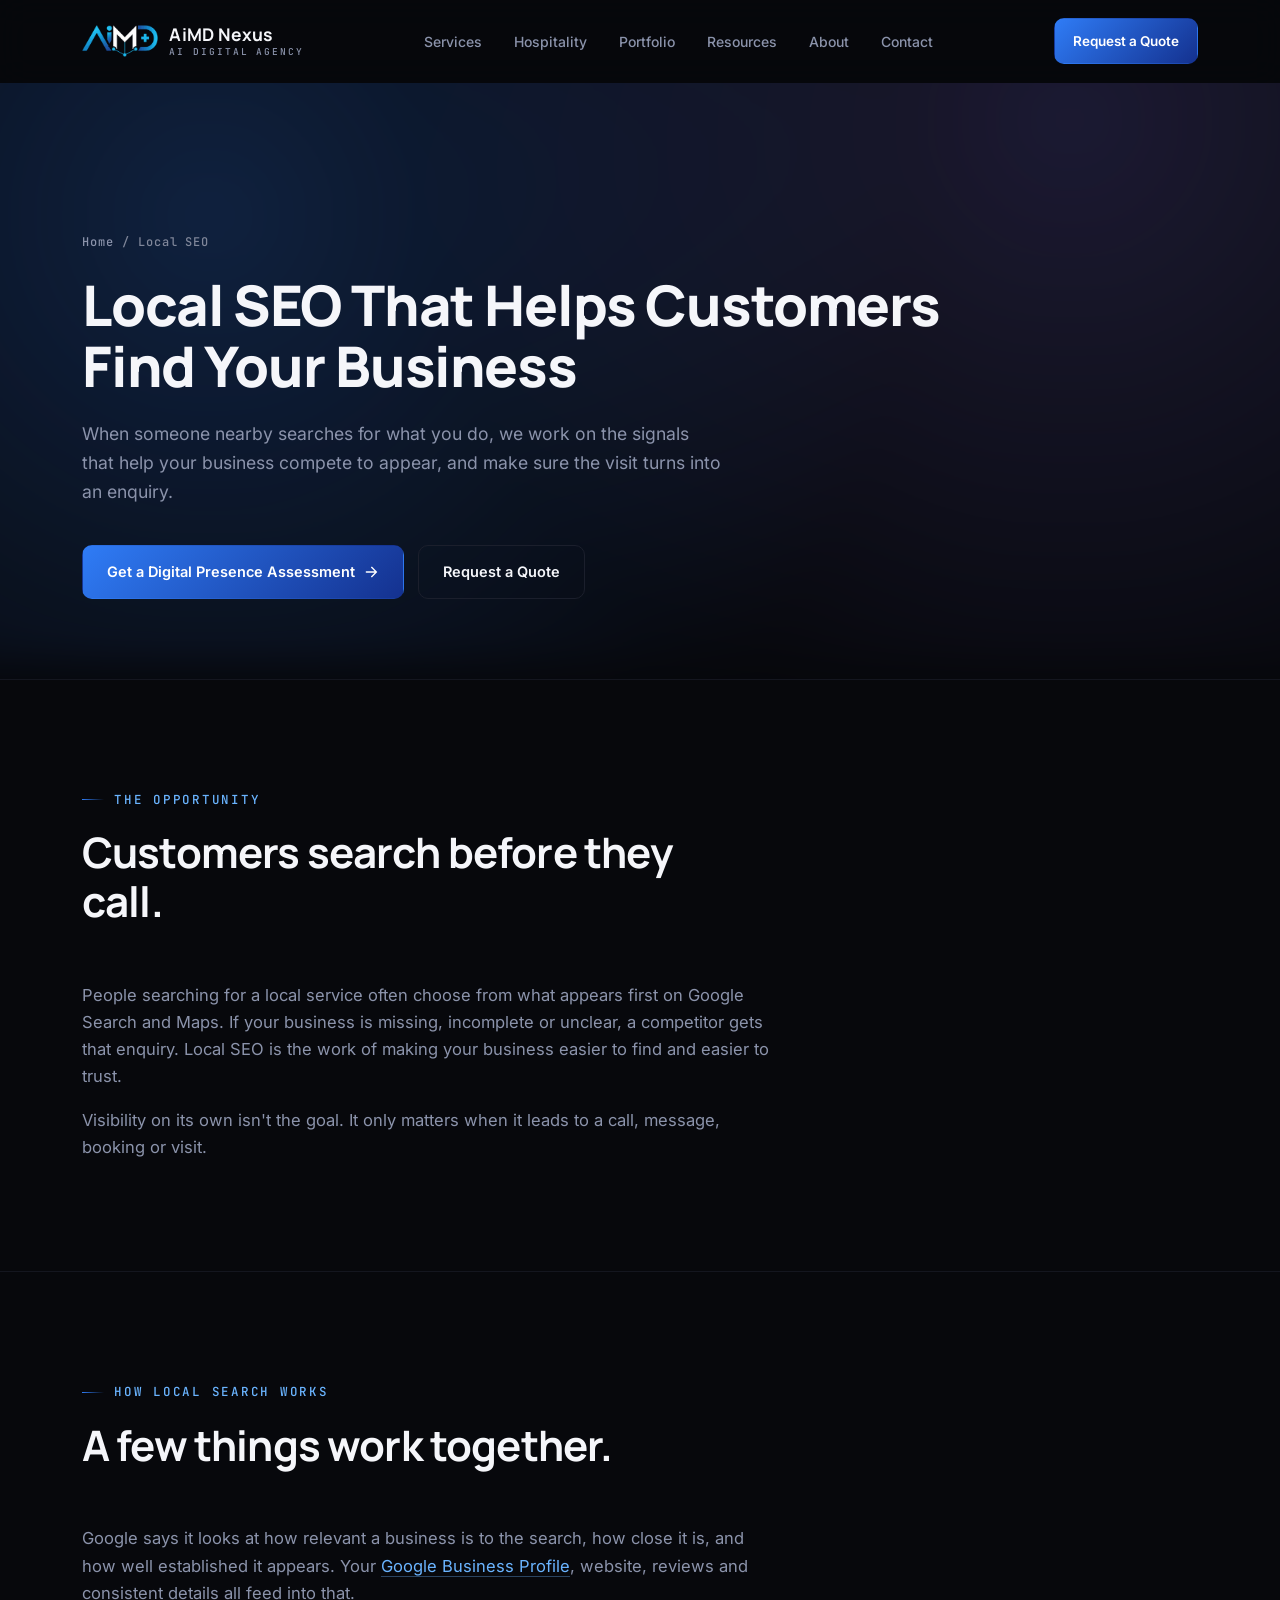
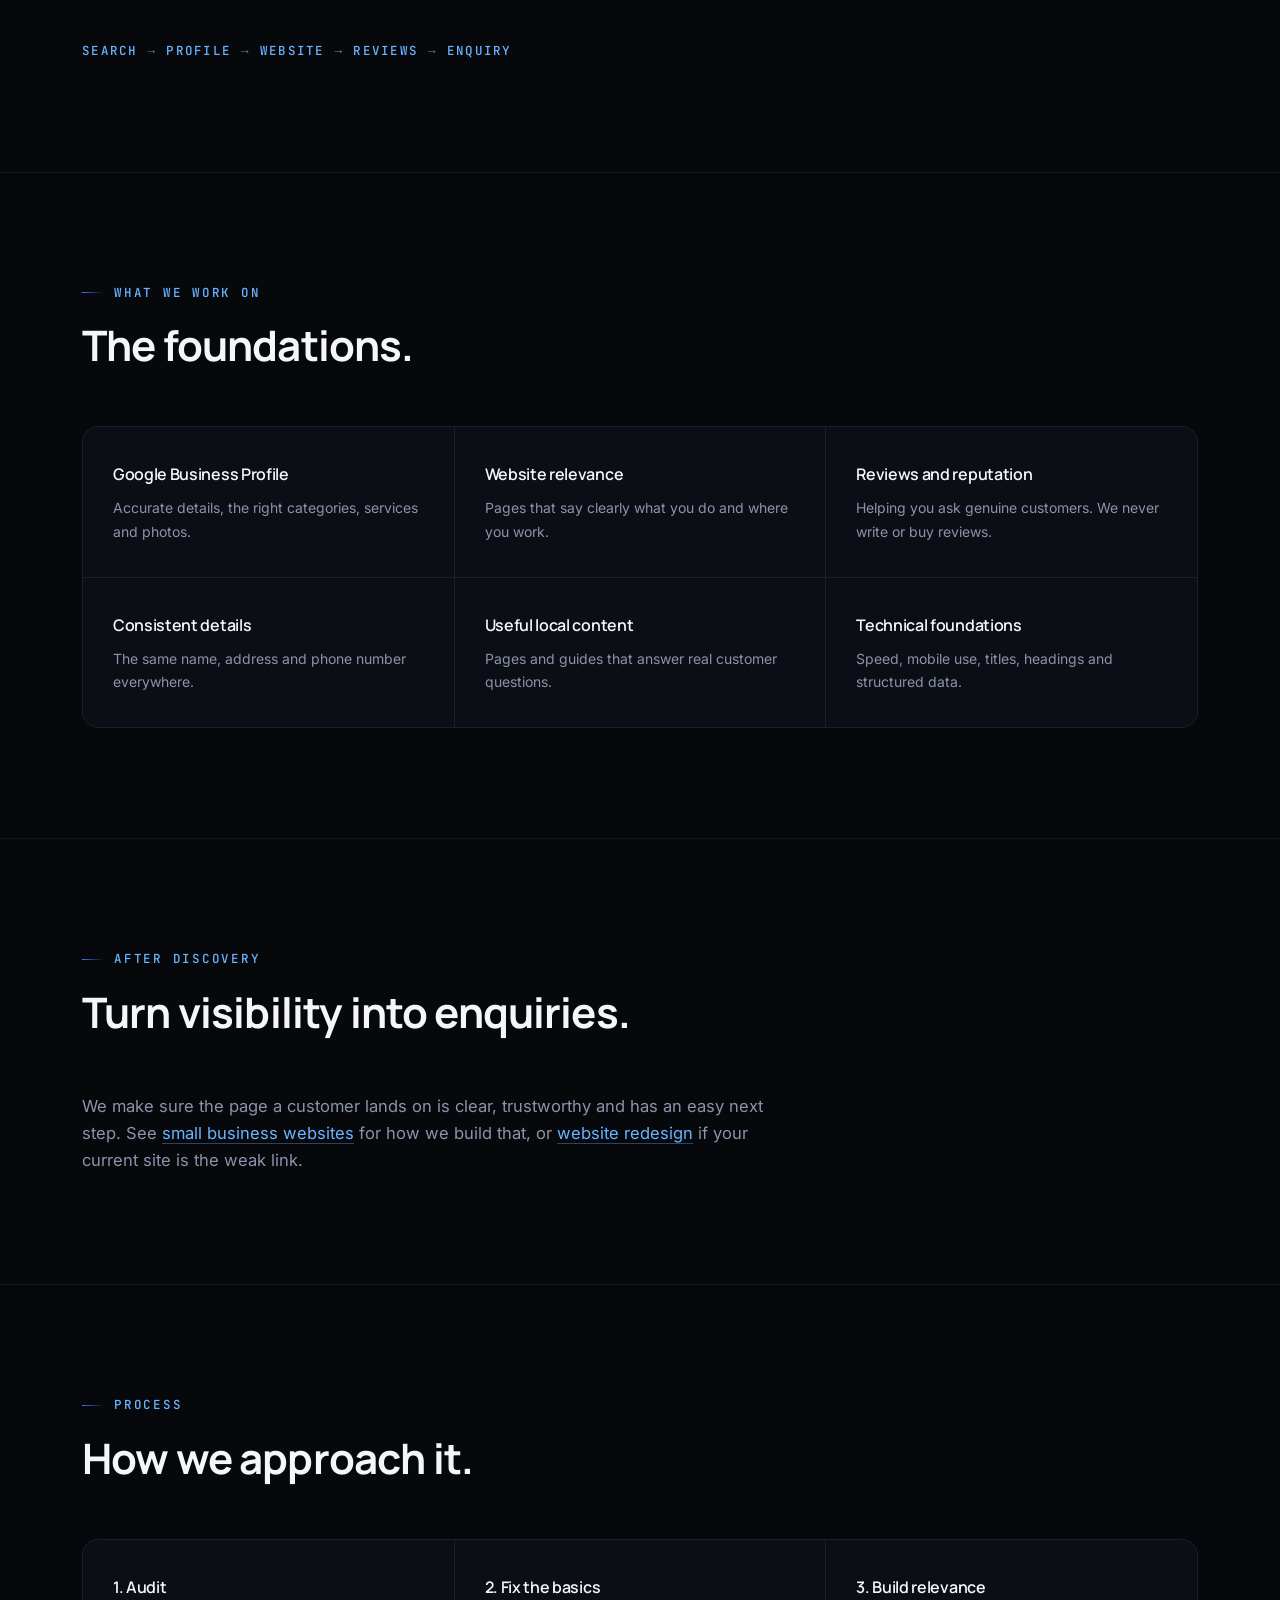
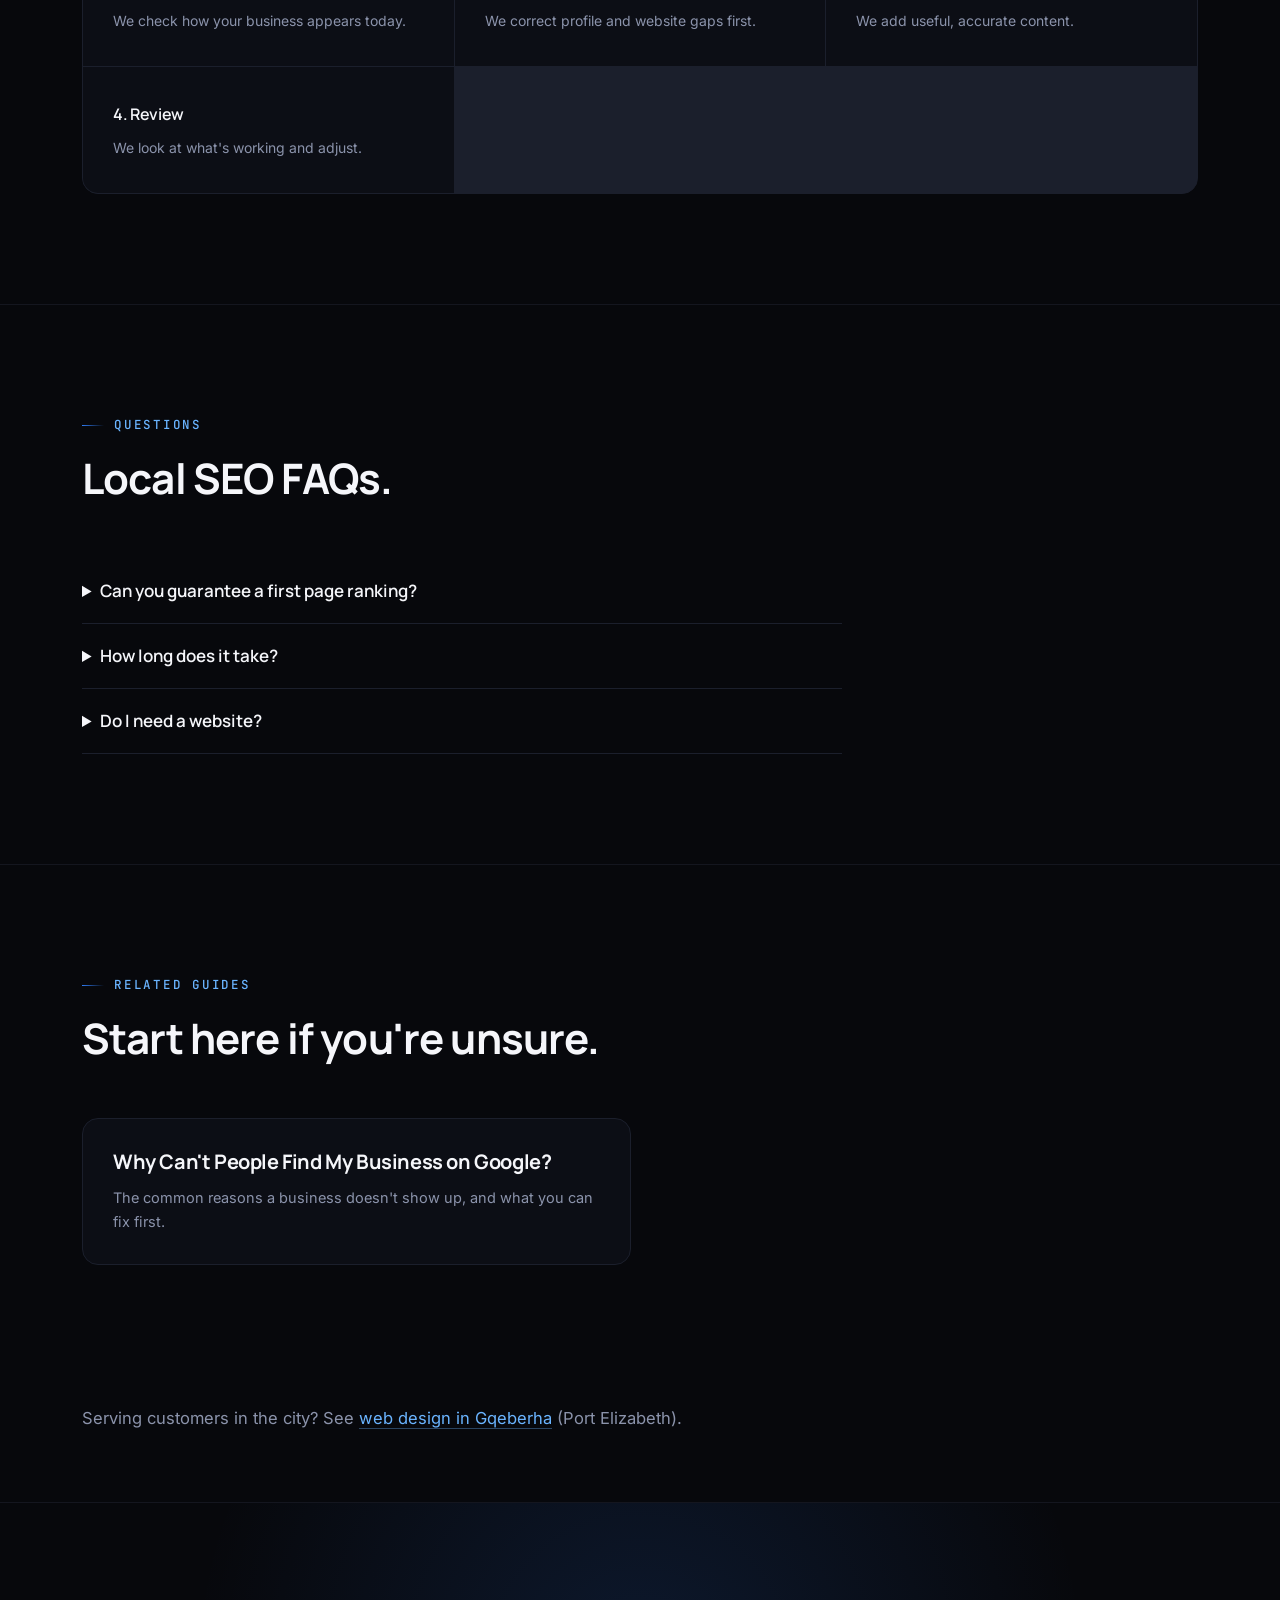
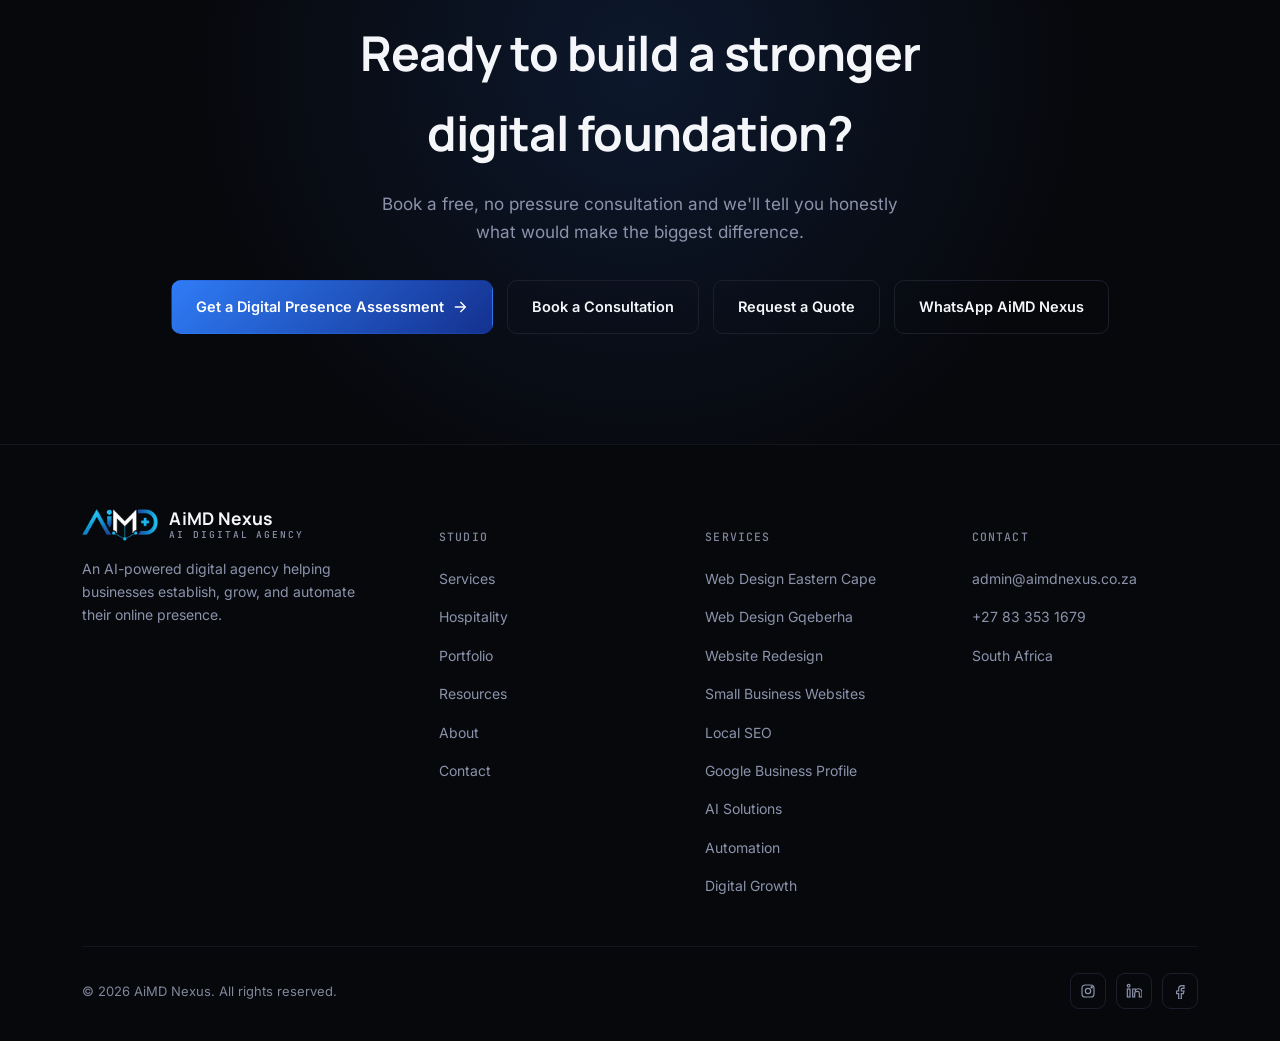
<file: local-seo/index.html>
<!DOCTYPE html>
<html lang="en-ZA"><head><meta charset="UTF-8"><meta name="viewport" content="width=device-width, initial-scale=1.0">
<title>Local SEO for Local Businesses | AiMD Nexus</title><meta name="description" content="Local SEO that helps customers find your business on Google Search and Maps, then contact you. Practical and honest, with no ranking guarantees."><link rel="canonical" href="https://aimdnexus.co.za/local-seo/">
<link rel="icon" type="image/png" href="/assets/aimd-logo.png">
<link rel="stylesheet" href="/assets/site.css">
<meta property="og:type" content="website"><meta property="og:site_name" content="AiMD Nexus"><meta property="og:locale" content="en_ZA">
<meta property="og:title" content="Local SEO for Local Businesses | AiMD Nexus"><meta property="og:description" content="Local SEO that helps customers find your business on Google Search and Maps, then contact you. Practical and honest, with no ranking guarantees."><meta property="og:url" content="https://aimdnexus.co.za/local-seo/"><meta property="og:image" content="https://aimdnexus.co.za/assets/aimd-logo.png">
<meta name="twitter:card" content="summary"><meta name="twitter:title" content="Local SEO for Local Businesses | AiMD Nexus"><meta name="twitter:description" content="Local SEO that helps customers find your business on Google Search and Maps, then contact you. Practical and honest, with no ranking guarantees.">
<script type="application/ld+json">{"@context": "https://schema.org", "@graph": [{"@type": "ProfessionalService", "@id": "https://aimdnexus.co.za/#business", "name": "AiMD Nexus", "url": "https://aimdnexus.co.za/", "logo": "https://aimdnexus.co.za/assets/aimd-logo.png", "image": "https://aimdnexus.co.za/assets/aimd-logo.png", "email": "admin@aimdnexus.co.za", "telephone": "+27833531679", "description": "AiMD Nexus builds digital foundations that turn online visibility into enquiries: website design, redesign, local SEO, Google Business Profile optimisation, online booking and website maintenance.", "areaServed": [{"@type": "AdministrativeArea", "name": "Eastern Cape"}, {"@type": "City", "name": "Gqeberha"}, {"@type": "Country", "name": "South Africa"}], "knowsAbout": ["Web design", "Website redesign", "Local SEO", "Google Business Profile optimisation", "Online booking", "Website maintenance"]}, {"@type": "WebSite", "@id": "https://aimdnexus.co.za/#website", "url": "https://aimdnexus.co.za/", "name": "AiMD Nexus", "publisher": {"@id": "https://aimdnexus.co.za/#business"}}, {"@type": "WebPage", "@id": "https://aimdnexus.co.za/local-seo/#webpage", "url": "https://aimdnexus.co.za/local-seo/", "name": "Local SEO for Local Businesses | AiMD Nexus", "description": "Local SEO that helps customers find your business on Google Search and Maps, then contact you. Practical and honest, with no ranking guarantees.", "isPartOf": {"@id": "https://aimdnexus.co.za/#website"}, "breadcrumb": {"@id": "https://aimdnexus.co.za/local-seo/#breadcrumb"}}, {"@type": "Service", "@id": "https://aimdnexus.co.za/local-seo/#service", "name": "Local SEO", "provider": {"@id": "https://aimdnexus.co.za/#business"}, "areaServed": [{"@type": "AdministrativeArea", "name": "Eastern Cape"}, {"@type": "City", "name": "Gqeberha"}, {"@type": "Country", "name": "South Africa"}], "url": "https://aimdnexus.co.za/local-seo/"}, {"@type": "BreadcrumbList", "@id": "https://aimdnexus.co.za/local-seo/#breadcrumb", "itemListElement": [{"@type": "ListItem", "position": 1, "name": "Home", "item": "https://aimdnexus.co.za/"}, {"@type": "ListItem", "position": 2, "name": "Local SEO", "item": "https://aimdnexus.co.za/local-seo/"}]}]}</script>
</head><body>
<header id="siteHeader">
  <nav>
    <a href="/" class="brand" aria-label="AiMD Nexus AI Digital Agency home">
      <img src="/assets/aimd-logo.png" alt="AiMD Nexus logo">
      <span class="brand-word">
        <span class="b1">AiMD Nexus</span>
        <span class="b2">AI DIGITAL AGENCY</span>
      </span>
    </a>
    <ul class="nav-links" id="navLinks">
      <li class="has-sub"><a href="/#services" data-nav>Services</a><ul class="sub"><li><a href="/web-design-eastern-cape/">Web Design Eastern Cape</a></li><li><a href="/web-design-gqeberha/">Web Design Gqeberha</a></li><li><a href="/website-redesign/">Website Redesign</a></li><li><a href="/small-business-websites/">Small Business Websites</a></li><li><a href="/local-seo/">Local SEO</a></li><li><a href="/google-business-profile-optimisation/">Google Business Profile</a></li></ul></li>
      <li><a href="/#hospitality" data-nav>Hospitality</a></li>
      <li><a href="/#portfolio" data-nav>Portfolio</a></li>
      <li><a href="/resources/">Resources</a></li>
      <li><a href="/#about" data-nav>About</a></li>
      <li><a href="/#contact" data-nav>Contact</a></li>
    </ul>
    <div class="nav-right">
      <a href="/#contact" class="btn btn-primary btn-sm">Request a Quote</a>
      <button class="burger" id="burger" aria-label="Toggle menu" aria-expanded="false">
        <span></span><span></span><span></span>
      </button>
    </div>
  </nav>
  <div class="mobile-panel" id="mobilePanel">
    <a href="/#services">Services</a>
    <a href="/web-design-eastern-cape/">Web Design Eastern Cape</a>
    <a href="/web-design-gqeberha/">Web Design Gqeberha</a>
    <a href="/website-redesign/">Website Redesign</a>
    <a href="/small-business-websites/">Small Business Websites</a>
    <a href="/local-seo/">Local SEO</a>
    <a href="/google-business-profile-optimisation/">Google Business Profile</a>
    <a href="/#hospitality">Hospitality</a>
    <a href="/#portfolio">Portfolio</a>
    <a href="/resources/">Resources</a>
    <a href="/#about">About</a>
    <a href="/#contact">Contact</a>
    <a href="/#contact" class="btn btn-primary">Request a Quote</a>
  </div>
</header>
<main><section class="hero page-hero"><div class="hero-glow" aria-hidden="true"></div><div class="wrap"><nav class="breadcrumb" aria-label="Breadcrumb" style="display:block;padding:0"><a href="/">Home</a> / Local SEO</nav><h1>Local SEO That Helps Customers Find Your Business</h1><p class="hero-sub">When someone nearby searches for what you do, we work on the signals that help your business compete to appear, and make sure the visit turns into an enquiry.</p><div class="hero-actions"><a href="/#audit" class="btn btn-primary">Get a Digital Presence Assessment <svg width="16" height="16" viewBox="0 0 24 24" fill="none" stroke="currentColor" stroke-width="2" stroke-linecap="round"><path d="M5 12h14M13 5l7 7-7 7"/></svg></a><a href="/#contact" class="btn btn-ghost">Request a Quote</a></div></div></section><section><div class="wrap"><div class="section-head" data-reveal><div class="eyebrow">THE OPPORTUNITY</div><h2>Customers search before they call.</h2></div><div class="prose" data-reveal><p>People searching for a local service often choose from what appears first on Google Search and Maps. If your business is missing, incomplete or unclear, a competitor gets that enquiry. Local SEO is the work of making your business easier to find and easier to trust.</p><p>Visibility on its own isn't the goal. It only matters when it leads to a call, message, booking or visit.</p></div></div></section><section><div class="wrap"><div class="section-head" data-reveal><div class="eyebrow">HOW LOCAL SEARCH WORKS</div><h2>A few things work together.</h2></div><div class="prose" data-reveal><p>Google says it looks at how relevant a business is to the search, how close it is, and how well established it appears. Your <a href="/google-business-profile-optimisation/">Google Business Profile</a>, website, reviews and consistent details all feed into that.</p></div><div class="flow" data-reveal><span>Search</span><i>→</i><span>Profile</span><i>→</i><span>Website</span><i>→</i><span>Reviews</span><i>→</i><span>Enquiry</span></div></div></section><section><div class="wrap"><div class="section-head" data-reveal><div class="eyebrow">WHAT WE WORK ON</div><h2>The foundations.</h2></div><div class="why-grid" data-reveal><div class="why-item"><h4>Google Business Profile</h4><p>Accurate details, the right categories, services and photos.</p></div><div class="why-item"><h4>Website relevance</h4><p>Pages that say clearly what you do and where you work.</p></div><div class="why-item"><h4>Reviews and reputation</h4><p>Helping you ask genuine customers. We never write or buy reviews.</p></div><div class="why-item"><h4>Consistent details</h4><p>The same name, address and phone number everywhere.</p></div><div class="why-item"><h4>Useful local content</h4><p>Pages and guides that answer real customer questions.</p></div><div class="why-item"><h4>Technical foundations</h4><p>Speed, mobile use, titles, headings and structured data.</p></div></div></div></section><section><div class="wrap"><div class="section-head" data-reveal><div class="eyebrow">AFTER DISCOVERY</div><h2>Turn visibility into enquiries.</h2></div><div class="prose" data-reveal><p>We make sure the page a customer lands on is clear, trustworthy and has an easy next step. See <a href="/small-business-websites/">small business websites</a> for how we build that, or <a href="/website-redesign/">website redesign</a> if your current site is the weak link.</p></div></div></section><section><div class="wrap"><div class="section-head" data-reveal><div class="eyebrow">PROCESS</div><h2>How we approach it.</h2></div><div class="why-grid" data-reveal><div class="why-item"><h4>1. Audit</h4><p>We check how your business appears today.</p></div><div class="why-item"><h4>2. Fix the basics</h4><p>We correct profile and website gaps first.</p></div><div class="why-item"><h4>3. Build relevance</h4><p>We add useful, accurate content.</p></div><div class="why-item"><h4>4. Review</h4><p>We look at what's working and adjust.</p></div></div></div></section><section><div class="wrap"><div class="section-head" data-reveal><div class="eyebrow">QUESTIONS</div><h2>Local SEO FAQs.</h2></div><div class="faq" data-reveal><details><summary>Can you guarantee a first page ranking?</summary><p>No. No one can, and anyone who does is overpromising. We build the signals and content that help you compete for relevant local searches.</p></details><details><summary>How long does it take?</summary><p>It varies by competition and starting point, and results usually build gradually. We won't give a fixed date.</p></details><details><summary>Do I need a website?</summary><p>It helps a great deal. A clear website gives Google and customers more to trust.</p></details></div></div></section><section><div class="wrap"><div class="section-head" data-reveal><div class="eyebrow">RELATED GUIDES</div><h2>Start here if you're unsure.</h2></div><div class="res-grid" data-reveal><a class="res-card" href="/resources/why-cant-people-find-my-business-on-google/"><h4>Why Can't People Find My Business on Google?</h4><p>The common reasons a business doesn't show up, and what you can fix first.</p></a></div></div></section><section style="padding:30px 0 70px;border-top:none"><div class="wrap"><div class="prose" data-reveal><p>Serving customers in the city? See <a href="/web-design-gqeberha/">web design in Gqeberha</a> (Port Elizabeth).</p></div></div></section><section class="cta"><div class="wrap" data-reveal><h2>Ready to build a stronger digital foundation?</h2><p>Book a free, no pressure consultation and we'll tell you honestly what would make the biggest difference.</p><div class="hero-actions"><a href="/#audit" class="btn btn-primary">Get a Digital Presence Assessment <svg width="16" height="16" viewBox="0 0 24 24" fill="none" stroke="currentColor" stroke-width="2" stroke-linecap="round"><path d="M5 12h14M13 5l7 7-7 7"/></svg></a><a href="/#book" class="btn btn-ghost">Book a Consultation</a><a href="/#contact" class="btn btn-ghost">Request a Quote</a><a href="https://wa.me/27833531679?text=Hi%20AiMD%20Nexus%2C%20I%27d%20like%20to%20talk%20about%20a%20website." class="btn btn-ghost" rel="noopener">WhatsApp AiMD Nexus</a></div></div></section></main>
<footer>
  <div class="wrap">
    <div class="footer-top">
      <div class="footer-brand">
        <a href="/" class="brand">
          <img src="/assets/aimd-logo.png" alt="AiMD Nexus logo">
          <span class="brand-word">
            <span class="b1">AiMD Nexus</span>
            <span class="b2">AI DIGITAL AGENCY</span>
          </span>
        </a>
        <p>An AI-powered digital agency helping businesses establish, grow, and automate their online presence.</p>
      </div>
      <div class="footer-col">
        <h5>Studio</h5>
        <ul>
          <li><a href="/#services">Services</a></li>
          <li><a href="/#hospitality">Hospitality</a></li>
          <li><a href="/#portfolio">Portfolio</a></li>
          <li><a href="/resources/">Resources</a></li>
          <li><a href="/#about">About</a></li>
          <li><a href="/#contact">Contact</a></li>
        </ul>
      </div>
      <div class="footer-col">
        <h5>Services</h5>
        <ul>
          <li><a href="/web-design-eastern-cape/">Web Design Eastern Cape</a></li>
          <li><a href="/web-design-gqeberha/">Web Design Gqeberha</a></li>
          <li><a href="/website-redesign/">Website Redesign</a></li>
          <li><a href="/small-business-websites/">Small Business Websites</a></li>
          <li><a href="/local-seo/">Local SEO</a></li>
          <li><a href="/google-business-profile-optimisation/">Google Business Profile</a></li>
          <li><a href="/#services">AI Solutions</a></li>
          <li><a href="/#services">Automation</a></li>
          <li><a href="/#services">Digital Growth</a></li>
        </ul>
      </div>
      <div class="footer-col">
        <h5>Contact</h5>
        <ul>
          <li><a href="mailto:admin@aimdnexus.co.za">admin@aimdnexus.co.za</a></li>
          <li><a href="tel:+27833531679">+27 83 353 1679</a></li>
          <li><a href="/#contact">South Africa</a></li>
        </ul>
      </div>
    </div>
    <div class="footer-bottom">
      <p>© 2026 AiMD Nexus. All rights reserved.</p>
      <div class="socials">
        <a href="#" aria-label="Instagram"><svg viewBox="0 0 24 24" fill="none" stroke="currentColor" stroke-width="1.8"><rect x="3" y="3" width="18" height="18" rx="5"/><circle cx="12" cy="12" r="4"/><circle cx="17.5" cy="6.5" r="1"/></svg></a>
        <a href="#" aria-label="LinkedIn"><svg viewBox="0 0 24 24" fill="none" stroke="currentColor" stroke-width="1.8"><rect x="2" y="9" width="4" height="12"/><circle cx="4" cy="4" r="2"/><path d="M10 9h4v2c1-1.5 2.5-2.4 4.5-2.4 3.3 0 5.5 2 5.5 6V21h-4v-5.5c0-1.8-1-3-2.5-3S13 13.7 13 15.5V21h-3z"/></svg></a>
        <a href="#" aria-label="Facebook"><svg viewBox="0 0 24 24" fill="none" stroke="currentColor" stroke-width="1.8"><path d="M15 8h3V4h-3a5 5 0 0 0-5 5v3H7v4h3v8h4v-8h3l1-4h-4V9a1 1 0 0 1 1-1z"/></svg></a>
      </div>
    </div>
  </div>
</footer>
<script>
const hd=document.getElementById('siteHeader'),bt=document.getElementById('backTop'),bg=document.getElementById('burger'),mp=document.getElementById('mobilePanel');
addEventListener('scroll',()=>{hd.classList.toggle('scrolled',scrollY>10);bt&&bt.classList.toggle('show',scrollY>600)});
bg.addEventListener('click',()=>{const o=mp.classList.toggle('open');bg.classList.toggle('open',o);bg.setAttribute('aria-expanded',o)});
const io=new IntersectionObserver(es=>es.forEach(e=>{if(e.isIntersecting){e.target.classList.add('in-view');io.unobserve(e.target)}}),{threshold:.12});
document.querySelectorAll('[data-reveal]').forEach(el=>io.observe(el));
</script>
</body></html>
</file>
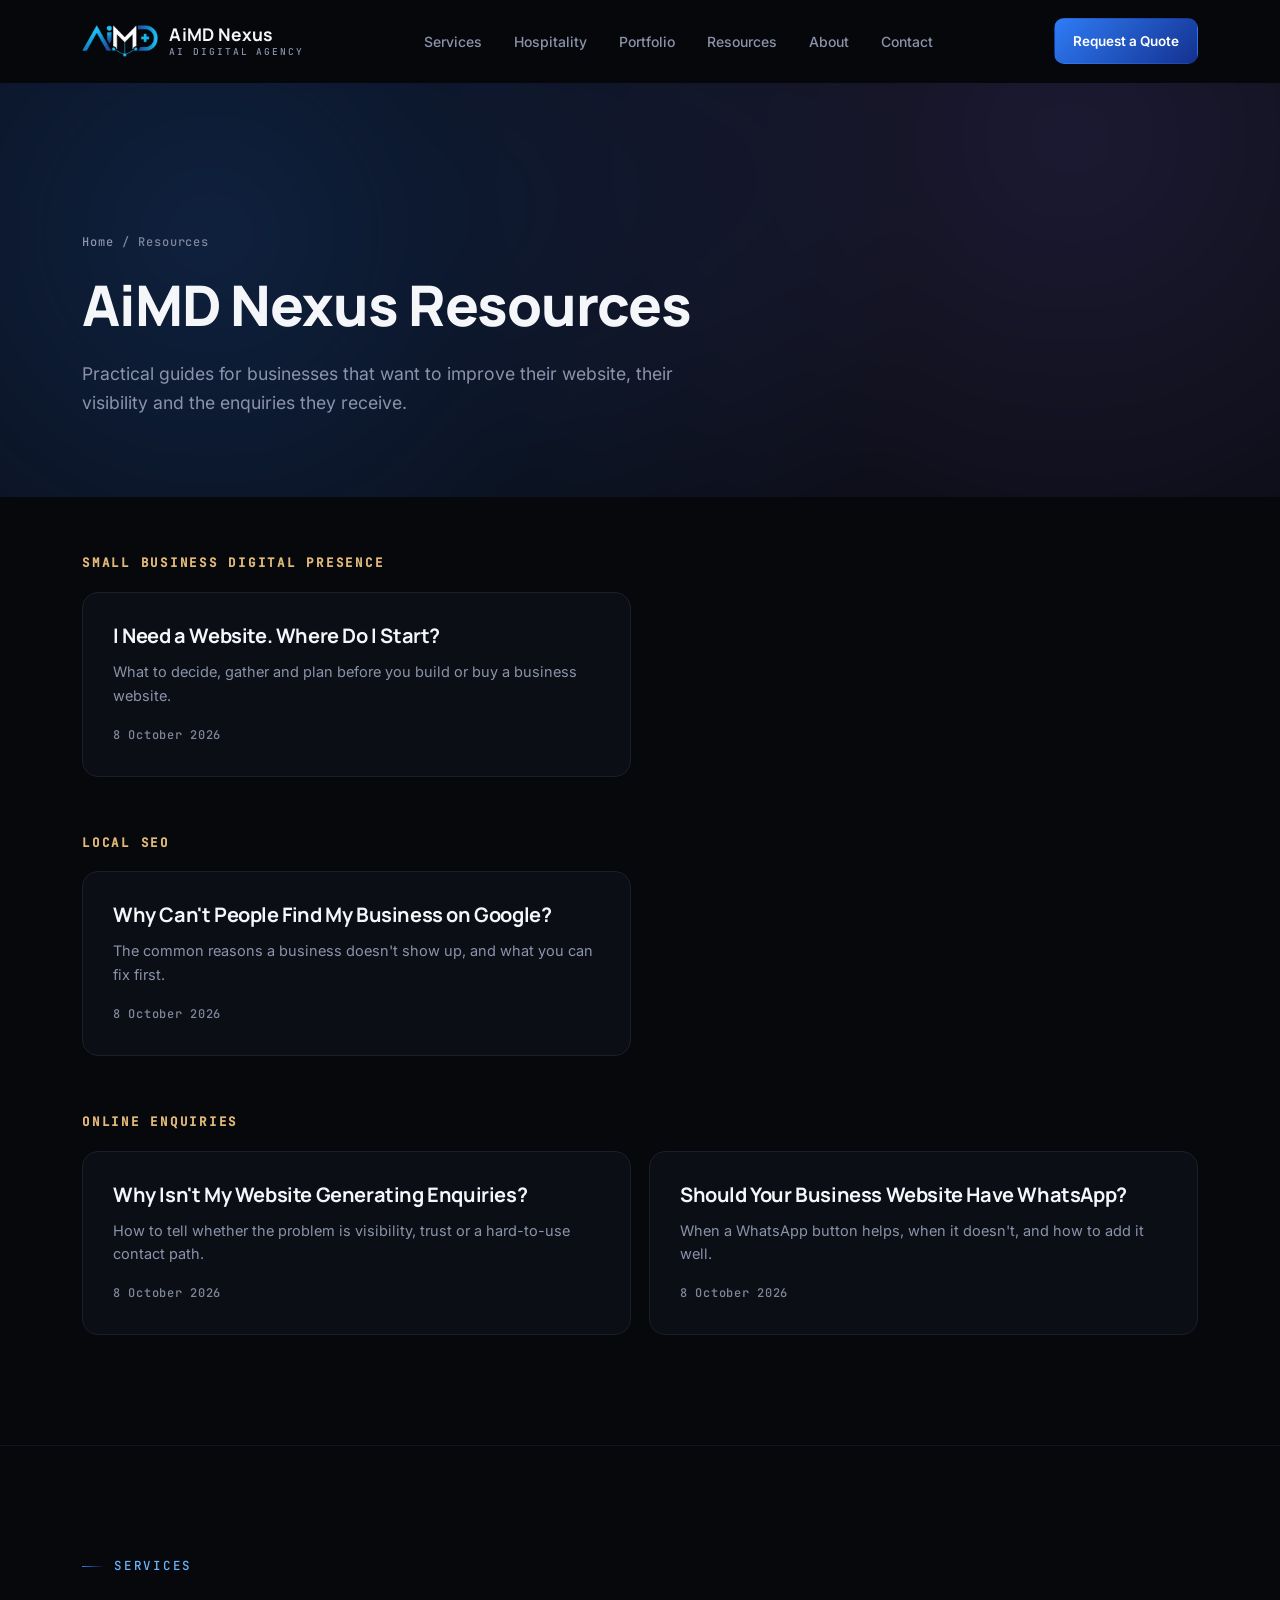
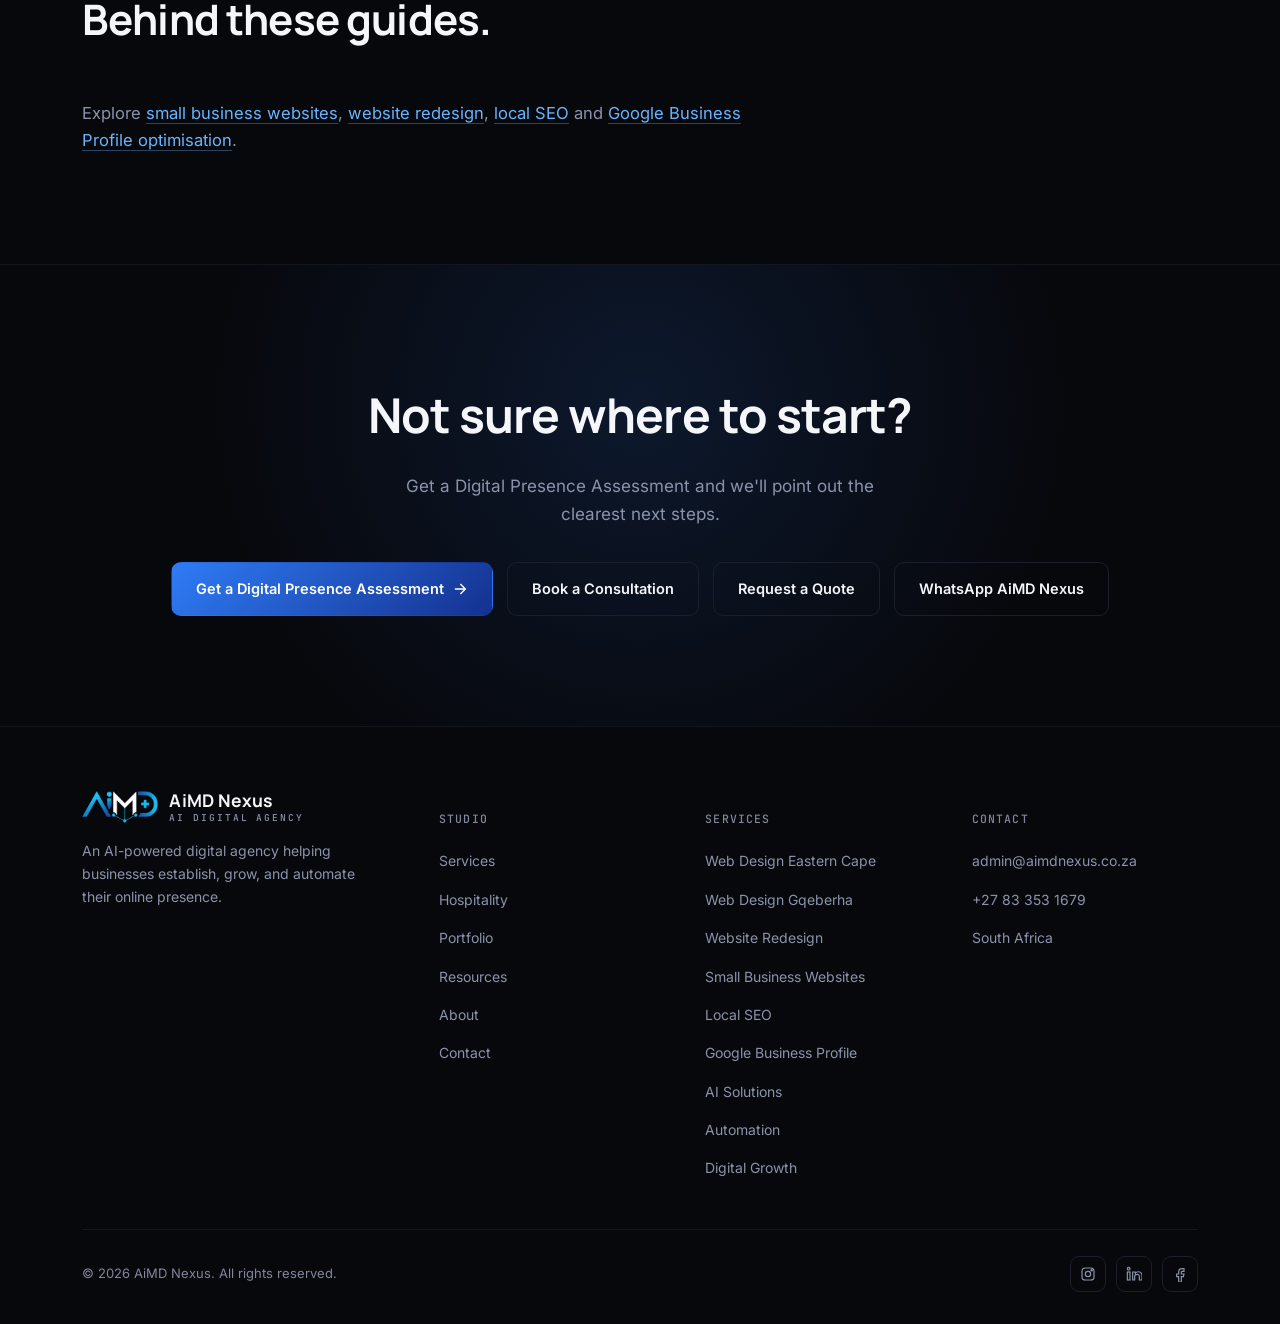
<file: resources/index.html>
<!DOCTYPE html>
<html lang="en-ZA"><head><meta charset="UTF-8"><meta name="viewport" content="width=device-width, initial-scale=1.0">
<title>AiMD Nexus Resources | Website, Local SEO & Enquiry Guides</title><meta name="description" content="Practical guides for businesses improving their website, local visibility and customer enquiries."><link rel="canonical" href="https://aimdnexus.co.za/resources/">
<link rel="icon" type="image/png" href="/assets/aimd-logo.png">
<link rel="stylesheet" href="/assets/site.css">
<meta property="og:type" content="website"><meta property="og:site_name" content="AiMD Nexus"><meta property="og:locale" content="en_ZA">
<meta property="og:title" content="AiMD Nexus Resources | Website, Local SEO & Enquiry Guides"><meta property="og:description" content="Practical guides for businesses improving their website, local visibility and customer enquiries."><meta property="og:url" content="https://aimdnexus.co.za/resources/"><meta property="og:image" content="https://aimdnexus.co.za/assets/aimd-logo.png">
<meta name="twitter:card" content="summary"><meta name="twitter:title" content="AiMD Nexus Resources | Website, Local SEO & Enquiry Guides"><meta name="twitter:description" content="Practical guides for businesses improving their website, local visibility and customer enquiries.">
<script type="application/ld+json">{"@context": "https://schema.org", "@graph": [{"@type": "ProfessionalService", "@id": "https://aimdnexus.co.za/#business", "name": "AiMD Nexus", "url": "https://aimdnexus.co.za/", "logo": "https://aimdnexus.co.za/assets/aimd-logo.png", "image": "https://aimdnexus.co.za/assets/aimd-logo.png", "email": "admin@aimdnexus.co.za", "telephone": "+27833531679", "description": "AiMD Nexus builds digital foundations that turn online visibility into enquiries: website design, redesign, local SEO, Google Business Profile optimisation, online booking and website maintenance.", "areaServed": [{"@type": "AdministrativeArea", "name": "Eastern Cape"}, {"@type": "City", "name": "Gqeberha"}, {"@type": "Country", "name": "South Africa"}], "knowsAbout": ["Web design", "Website redesign", "Local SEO", "Google Business Profile optimisation", "Online booking", "Website maintenance"]}, {"@type": "WebSite", "@id": "https://aimdnexus.co.za/#website", "url": "https://aimdnexus.co.za/", "name": "AiMD Nexus", "publisher": {"@id": "https://aimdnexus.co.za/#business"}}, {"@type": "CollectionPage", "@id": "https://aimdnexus.co.za/resources/#webpage", "url": "https://aimdnexus.co.za/resources/", "name": "AiMD Nexus Resources", "isPartOf": {"@id": "https://aimdnexus.co.za/#website"}, "breadcrumb": {"@id": "https://aimdnexus.co.za/resources/#breadcrumb"}}, {"@type": "BreadcrumbList", "@id": "https://aimdnexus.co.za/resources/#breadcrumb", "itemListElement": [{"@type": "ListItem", "position": 1, "name": "Home", "item": "https://aimdnexus.co.za/"}, {"@type": "ListItem", "position": 2, "name": "Resources", "item": "https://aimdnexus.co.za/resources/"}]}]}</script>
</head><body>
<header id="siteHeader">
  <nav>
    <a href="/" class="brand" aria-label="AiMD Nexus AI Digital Agency home">
      <img src="/assets/aimd-logo.png" alt="AiMD Nexus logo">
      <span class="brand-word">
        <span class="b1">AiMD Nexus</span>
        <span class="b2">AI DIGITAL AGENCY</span>
      </span>
    </a>
    <ul class="nav-links" id="navLinks">
      <li class="has-sub"><a href="/#services" data-nav>Services</a><ul class="sub"><li><a href="/web-design-eastern-cape/">Web Design Eastern Cape</a></li><li><a href="/web-design-gqeberha/">Web Design Gqeberha</a></li><li><a href="/website-redesign/">Website Redesign</a></li><li><a href="/small-business-websites/">Small Business Websites</a></li><li><a href="/local-seo/">Local SEO</a></li><li><a href="/google-business-profile-optimisation/">Google Business Profile</a></li></ul></li>
      <li><a href="/#hospitality" data-nav>Hospitality</a></li>
      <li><a href="/#portfolio" data-nav>Portfolio</a></li>
      <li><a href="/resources/">Resources</a></li>
      <li><a href="/#about" data-nav>About</a></li>
      <li><a href="/#contact" data-nav>Contact</a></li>
    </ul>
    <div class="nav-right">
      <a href="/#contact" class="btn btn-primary btn-sm">Request a Quote</a>
      <button class="burger" id="burger" aria-label="Toggle menu" aria-expanded="false">
        <span></span><span></span><span></span>
      </button>
    </div>
  </nav>
  <div class="mobile-panel" id="mobilePanel">
    <a href="/#services">Services</a>
    <a href="/web-design-eastern-cape/">Web Design Eastern Cape</a>
    <a href="/web-design-gqeberha/">Web Design Gqeberha</a>
    <a href="/website-redesign/">Website Redesign</a>
    <a href="/small-business-websites/">Small Business Websites</a>
    <a href="/local-seo/">Local SEO</a>
    <a href="/google-business-profile-optimisation/">Google Business Profile</a>
    <a href="/#hospitality">Hospitality</a>
    <a href="/#portfolio">Portfolio</a>
    <a href="/resources/">Resources</a>
    <a href="/#about">About</a>
    <a href="/#contact">Contact</a>
    <a href="/#contact" class="btn btn-primary">Request a Quote</a>
  </div>
</header>
<main><section class="hero page-hero"><div class="hero-glow" aria-hidden="true"></div><div class="wrap"><nav class="breadcrumb" aria-label="Breadcrumb" style="display:block;padding:0"><a href="/">Home</a> / Resources</nav><h1>AiMD Nexus Resources</h1><p class="hero-sub">Practical guides for businesses that want to improve their website, their visibility and the enquiries they receive.</p></div></section><section style="padding-top:0;border-top:none"><div class="wrap"><div class="res-cat"><h3>Small Business Digital Presence</h3><div class="res-grid" data-reveal><a class="res-card" href="/resources/i-need-a-website-where-do-i-start/"><h4>I Need a Website. Where Do I Start?</h4><p>What to decide, gather and plan before you build or buy a business website.</p><span>8 October 2026</span></a></div></div><div class="res-cat"><h3>Local SEO</h3><div class="res-grid" data-reveal><a class="res-card" href="/resources/why-cant-people-find-my-business-on-google/"><h4>Why Can't People Find My Business on Google?</h4><p>The common reasons a business doesn't show up, and what you can fix first.</p><span>8 October 2026</span></a></div></div><div class="res-cat"><h3>Online Enquiries</h3><div class="res-grid" data-reveal><a class="res-card" href="/resources/why-isnt-my-website-generating-enquiries/"><h4>Why Isn't My Website Generating Enquiries?</h4><p>How to tell whether the problem is visibility, trust or a hard-to-use contact path.</p><span>8 October 2026</span></a><a class="res-card" href="/resources/should-your-business-website-have-whatsapp/"><h4>Should Your Business Website Have WhatsApp?</h4><p>When a WhatsApp button helps, when it doesn't, and how to add it well.</p><span>8 October 2026</span></a></div></div></div></section><section><div class="wrap"><div class="section-head" data-reveal><div class="eyebrow">SERVICES</div><h2>Behind these guides.</h2></div><div class="prose" data-reveal><p>Explore <a href="/small-business-websites/">small business websites</a>, <a href="/website-redesign/">website redesign</a>, <a href="/local-seo/">local SEO</a> and <a href="/google-business-profile-optimisation/">Google Business Profile optimisation</a>.</p></div></div></section><section class="cta"><div class="wrap" data-reveal><h2>Not sure where to start?</h2><p>Get a Digital Presence Assessment and we'll point out the clearest next steps.</p><div class="hero-actions"><a href="/#audit" class="btn btn-primary">Get a Digital Presence Assessment <svg width="16" height="16" viewBox="0 0 24 24" fill="none" stroke="currentColor" stroke-width="2" stroke-linecap="round"><path d="M5 12h14M13 5l7 7-7 7"/></svg></a><a href="/#book" class="btn btn-ghost">Book a Consultation</a><a href="/#contact" class="btn btn-ghost">Request a Quote</a><a href="https://wa.me/27833531679?text=Hi%20AiMD%20Nexus%2C%20I%27d%20like%20to%20talk%20about%20a%20website." class="btn btn-ghost" rel="noopener">WhatsApp AiMD Nexus</a></div></div></section></main>
<footer>
  <div class="wrap">
    <div class="footer-top">
      <div class="footer-brand">
        <a href="/" class="brand">
          <img src="/assets/aimd-logo.png" alt="AiMD Nexus logo">
          <span class="brand-word">
            <span class="b1">AiMD Nexus</span>
            <span class="b2">AI DIGITAL AGENCY</span>
          </span>
        </a>
        <p>An AI-powered digital agency helping businesses establish, grow, and automate their online presence.</p>
      </div>
      <div class="footer-col">
        <h5>Studio</h5>
        <ul>
          <li><a href="/#services">Services</a></li>
          <li><a href="/#hospitality">Hospitality</a></li>
          <li><a href="/#portfolio">Portfolio</a></li>
          <li><a href="/resources/">Resources</a></li>
          <li><a href="/#about">About</a></li>
          <li><a href="/#contact">Contact</a></li>
        </ul>
      </div>
      <div class="footer-col">
        <h5>Services</h5>
        <ul>
          <li><a href="/web-design-eastern-cape/">Web Design Eastern Cape</a></li>
          <li><a href="/web-design-gqeberha/">Web Design Gqeberha</a></li>
          <li><a href="/website-redesign/">Website Redesign</a></li>
          <li><a href="/small-business-websites/">Small Business Websites</a></li>
          <li><a href="/local-seo/">Local SEO</a></li>
          <li><a href="/google-business-profile-optimisation/">Google Business Profile</a></li>
          <li><a href="/#services">AI Solutions</a></li>
          <li><a href="/#services">Automation</a></li>
          <li><a href="/#services">Digital Growth</a></li>
        </ul>
      </div>
      <div class="footer-col">
        <h5>Contact</h5>
        <ul>
          <li><a href="mailto:admin@aimdnexus.co.za">admin@aimdnexus.co.za</a></li>
          <li><a href="tel:+27833531679">+27 83 353 1679</a></li>
          <li><a href="/#contact">South Africa</a></li>
        </ul>
      </div>
    </div>
    <div class="footer-bottom">
      <p>© 2026 AiMD Nexus. All rights reserved.</p>
      <div class="socials">
        <a href="#" aria-label="Instagram"><svg viewBox="0 0 24 24" fill="none" stroke="currentColor" stroke-width="1.8"><rect x="3" y="3" width="18" height="18" rx="5"/><circle cx="12" cy="12" r="4"/><circle cx="17.5" cy="6.5" r="1"/></svg></a>
        <a href="#" aria-label="LinkedIn"><svg viewBox="0 0 24 24" fill="none" stroke="currentColor" stroke-width="1.8"><rect x="2" y="9" width="4" height="12"/><circle cx="4" cy="4" r="2"/><path d="M10 9h4v2c1-1.5 2.5-2.4 4.5-2.4 3.3 0 5.5 2 5.5 6V21h-4v-5.5c0-1.8-1-3-2.5-3S13 13.7 13 15.5V21h-3z"/></svg></a>
        <a href="#" aria-label="Facebook"><svg viewBox="0 0 24 24" fill="none" stroke="currentColor" stroke-width="1.8"><path d="M15 8h3V4h-3a5 5 0 0 0-5 5v3H7v4h3v8h4v-8h3l1-4h-4V9a1 1 0 0 1 1-1z"/></svg></a>
      </div>
    </div>
  </div>
</footer>
<script>
const hd=document.getElementById('siteHeader'),bt=document.getElementById('backTop'),bg=document.getElementById('burger'),mp=document.getElementById('mobilePanel');
addEventListener('scroll',()=>{hd.classList.toggle('scrolled',scrollY>10);bt&&bt.classList.toggle('show',scrollY>600)});
bg.addEventListener('click',()=>{const o=mp.classList.toggle('open');bg.classList.toggle('open',o);bg.setAttribute('aria-expanded',o)});
const io=new IntersectionObserver(es=>es.forEach(e=>{if(e.isIntersecting){e.target.classList.add('in-view');io.unobserve(e.target)}}),{threshold:.12});
document.querySelectorAll('[data-reveal]').forEach(el=>io.observe(el));
</script>
</body></html>
</file>
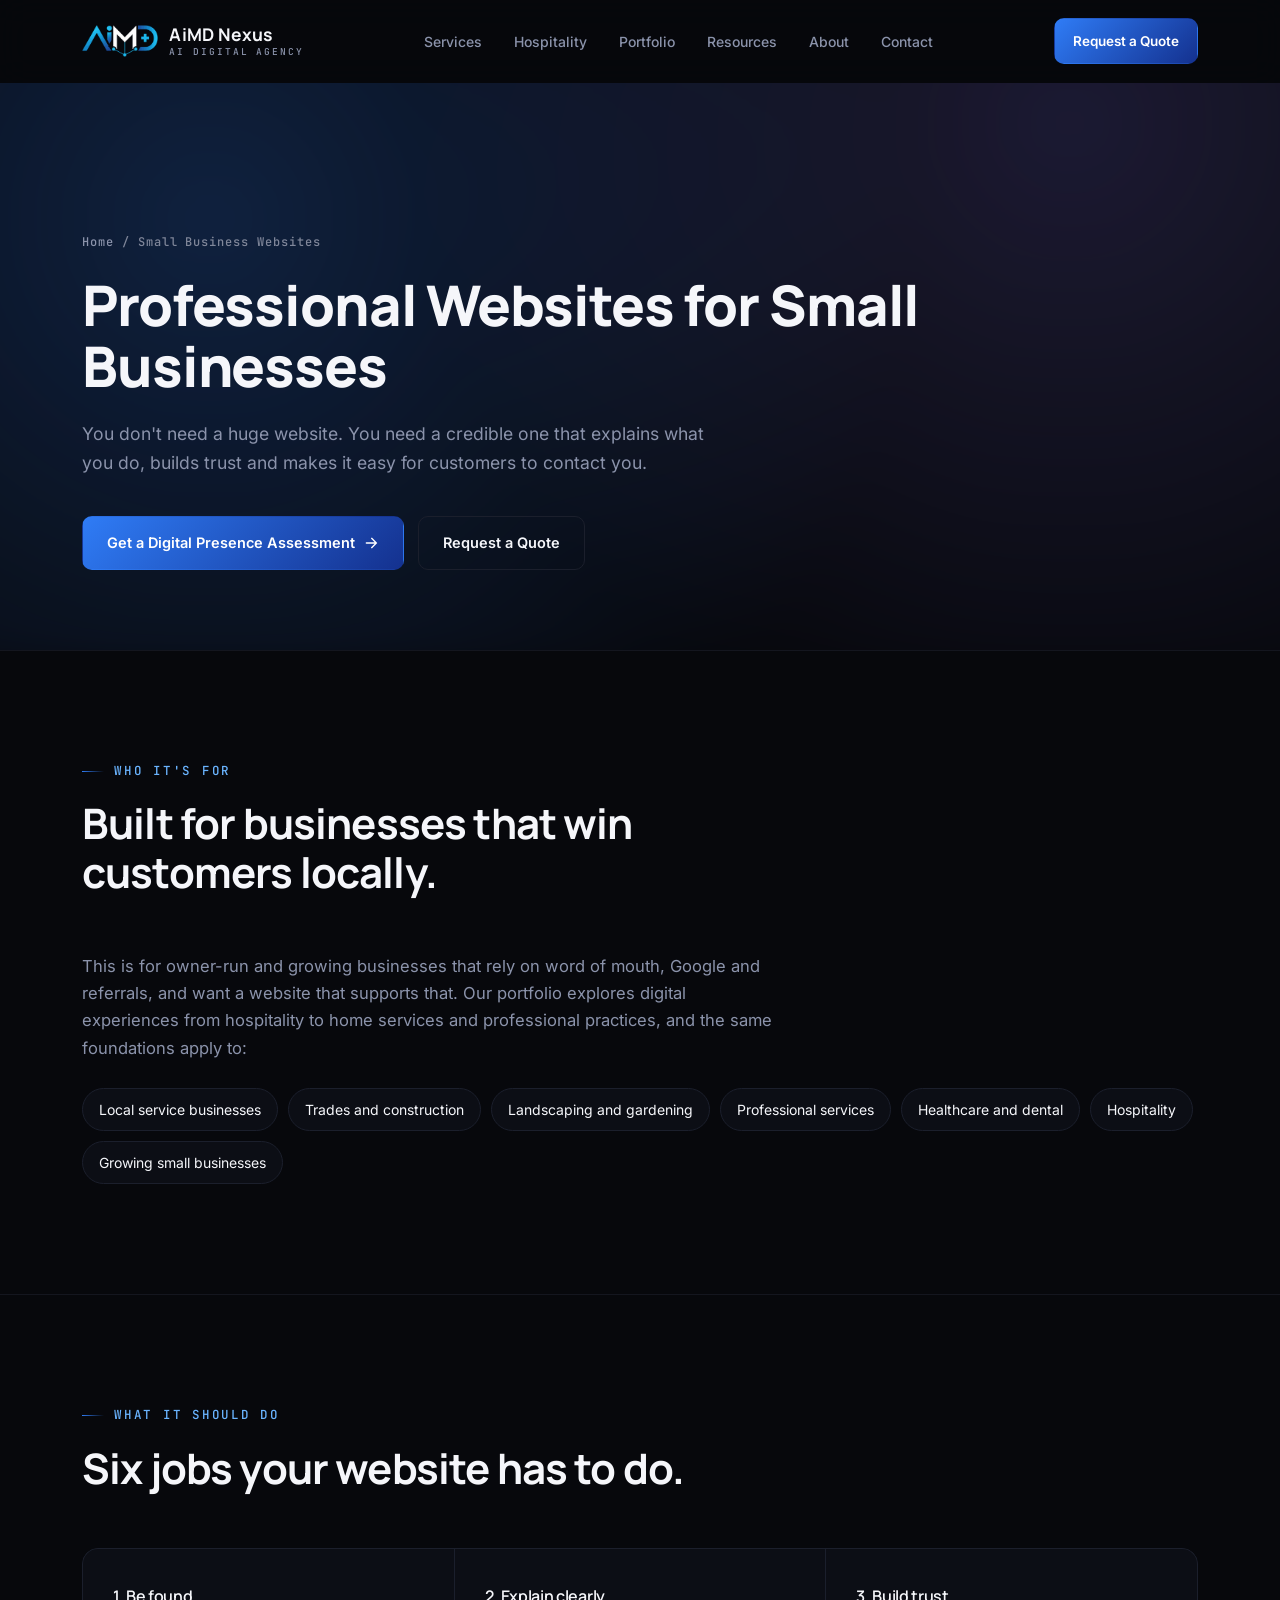
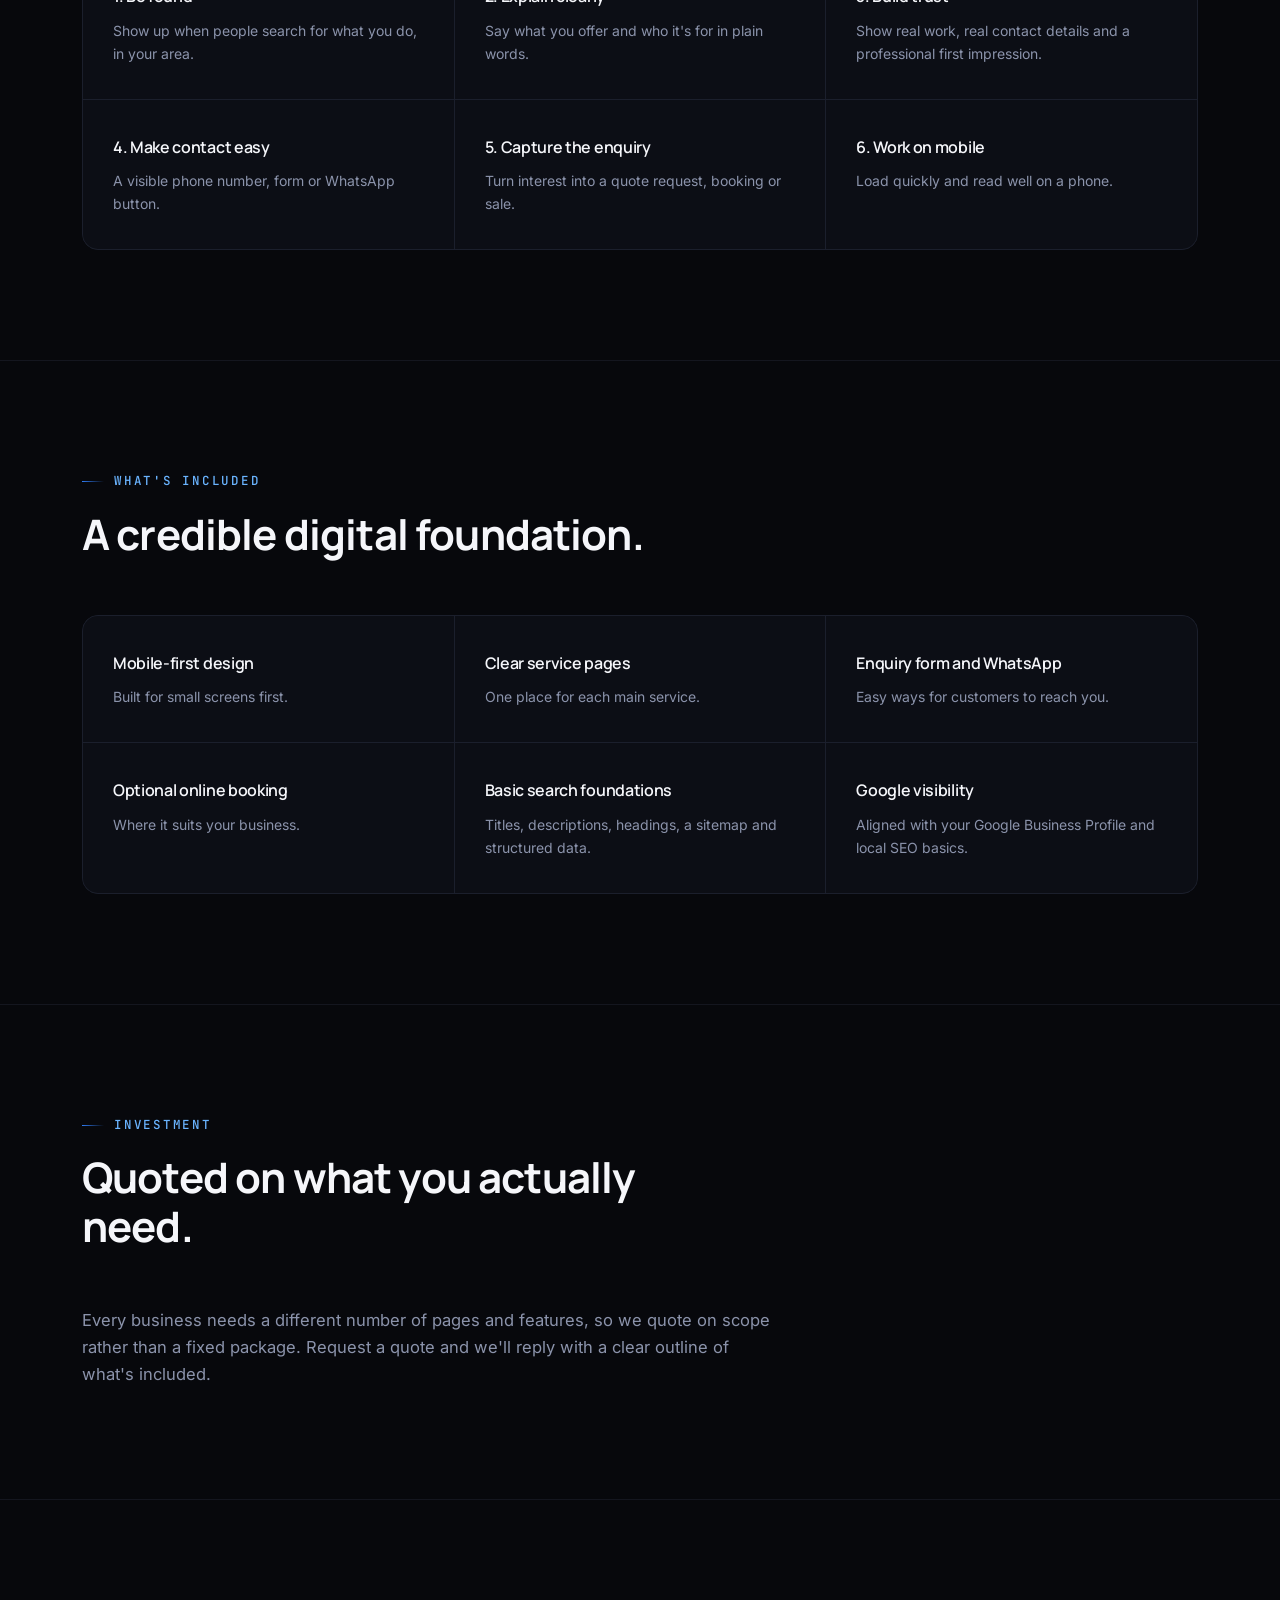
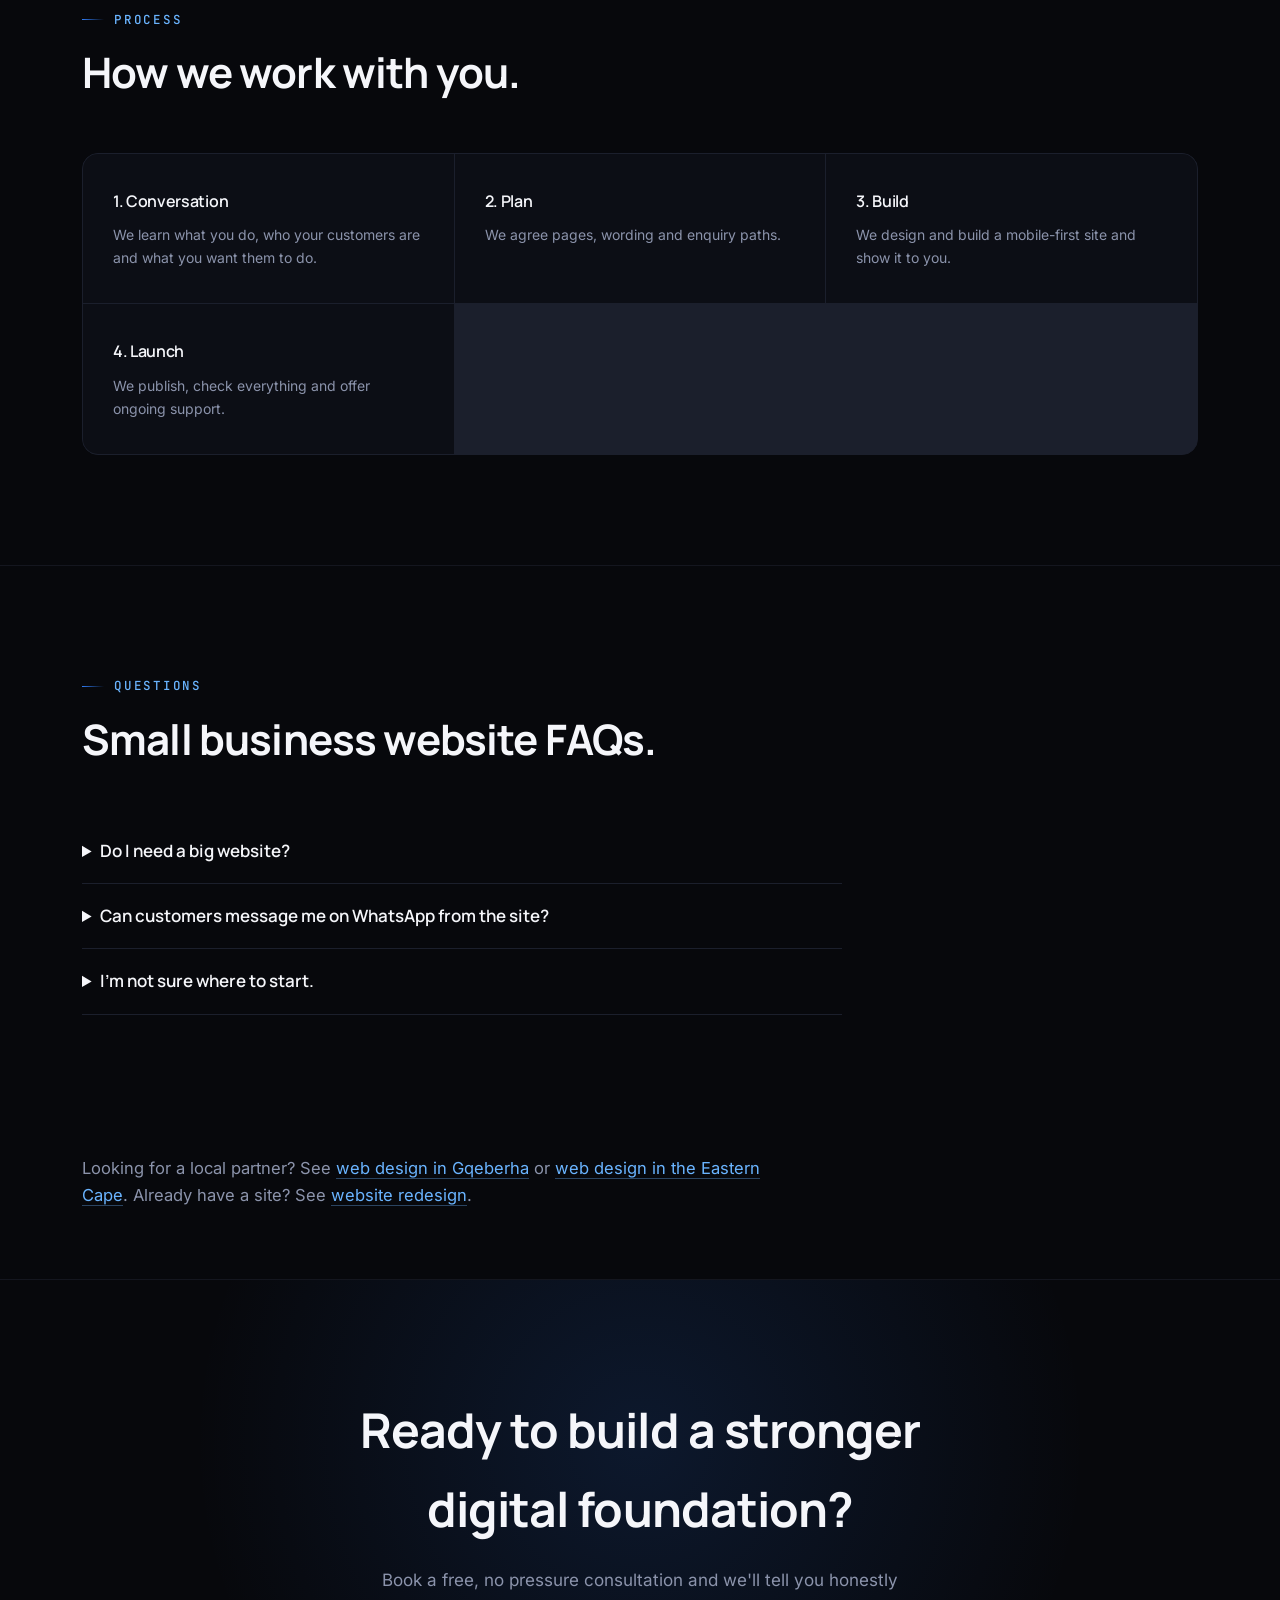
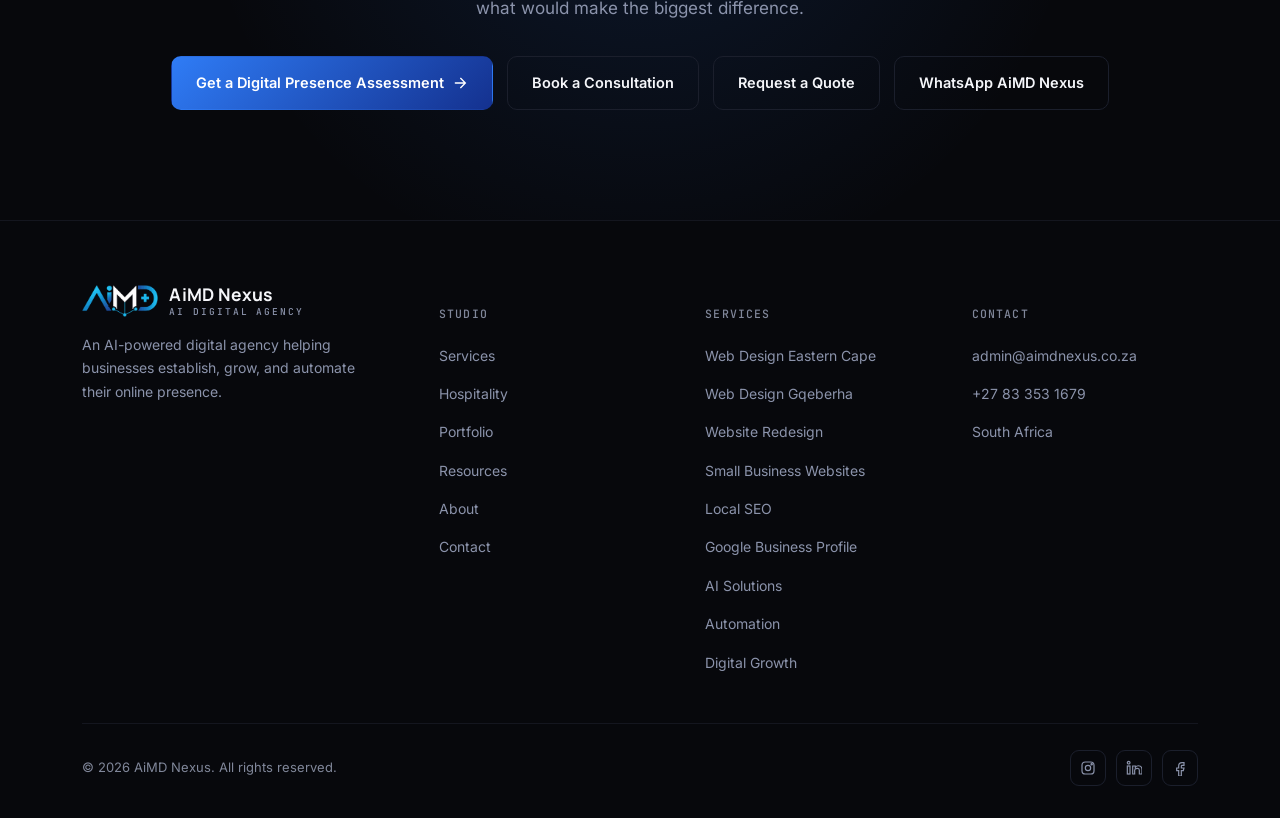
<file: small-business-websites/index.html>
<!DOCTYPE html>
<html lang="en-ZA"><head><meta charset="UTF-8"><meta name="viewport" content="width=device-width, initial-scale=1.0">
<title>Small Business Websites | AiMD Nexus</title><meta name="description" content="Professional websites for small businesses that help customers find you, trust you and get in touch. Mobile-first, with enquiry forms, WhatsApp and local search foundations."><link rel="canonical" href="https://aimdnexus.co.za/small-business-websites/">
<link rel="icon" type="image/png" href="/assets/aimd-logo.png">
<link rel="stylesheet" href="/assets/site.css">
<meta property="og:type" content="website"><meta property="og:site_name" content="AiMD Nexus"><meta property="og:locale" content="en_ZA">
<meta property="og:title" content="Small Business Websites | AiMD Nexus"><meta property="og:description" content="Professional websites for small businesses that help customers find you, trust you and get in touch. Mobile-first, with enquiry forms, WhatsApp and local search foundations."><meta property="og:url" content="https://aimdnexus.co.za/small-business-websites/"><meta property="og:image" content="https://aimdnexus.co.za/assets/aimd-logo.png">
<meta name="twitter:card" content="summary"><meta name="twitter:title" content="Small Business Websites | AiMD Nexus"><meta name="twitter:description" content="Professional websites for small businesses that help customers find you, trust you and get in touch. Mobile-first, with enquiry forms, WhatsApp and local search foundations.">
<script type="application/ld+json">{"@context": "https://schema.org", "@graph": [{"@type": "ProfessionalService", "@id": "https://aimdnexus.co.za/#business", "name": "AiMD Nexus", "url": "https://aimdnexus.co.za/", "logo": "https://aimdnexus.co.za/assets/aimd-logo.png", "image": "https://aimdnexus.co.za/assets/aimd-logo.png", "email": "admin@aimdnexus.co.za", "telephone": "+27833531679", "description": "AiMD Nexus builds digital foundations that turn online visibility into enquiries: website design, redesign, local SEO, Google Business Profile optimisation, online booking and website maintenance.", "areaServed": [{"@type": "AdministrativeArea", "name": "Eastern Cape"}, {"@type": "City", "name": "Gqeberha"}, {"@type": "Country", "name": "South Africa"}], "knowsAbout": ["Web design", "Website redesign", "Local SEO", "Google Business Profile optimisation", "Online booking", "Website maintenance"]}, {"@type": "WebSite", "@id": "https://aimdnexus.co.za/#website", "url": "https://aimdnexus.co.za/", "name": "AiMD Nexus", "publisher": {"@id": "https://aimdnexus.co.za/#business"}}, {"@type": "WebPage", "@id": "https://aimdnexus.co.za/small-business-websites/#webpage", "url": "https://aimdnexus.co.za/small-business-websites/", "name": "Small Business Websites | AiMD Nexus", "description": "Professional websites for small businesses that help customers find you, trust you and get in touch. Mobile-first, with enquiry forms, WhatsApp and local search foundations.", "isPartOf": {"@id": "https://aimdnexus.co.za/#website"}, "breadcrumb": {"@id": "https://aimdnexus.co.za/small-business-websites/#breadcrumb"}}, {"@type": "Service", "@id": "https://aimdnexus.co.za/small-business-websites/#service", "name": "Small Business Websites", "provider": {"@id": "https://aimdnexus.co.za/#business"}, "areaServed": [{"@type": "AdministrativeArea", "name": "Eastern Cape"}, {"@type": "City", "name": "Gqeberha"}, {"@type": "Country", "name": "South Africa"}], "url": "https://aimdnexus.co.za/small-business-websites/"}, {"@type": "BreadcrumbList", "@id": "https://aimdnexus.co.za/small-business-websites/#breadcrumb", "itemListElement": [{"@type": "ListItem", "position": 1, "name": "Home", "item": "https://aimdnexus.co.za/"}, {"@type": "ListItem", "position": 2, "name": "Small Business Websites", "item": "https://aimdnexus.co.za/small-business-websites/"}]}]}</script>
</head><body>
<header id="siteHeader">
  <nav>
    <a href="/" class="brand" aria-label="AiMD Nexus AI Digital Agency home">
      <img src="/assets/aimd-logo.png" alt="AiMD Nexus logo">
      <span class="brand-word">
        <span class="b1">AiMD Nexus</span>
        <span class="b2">AI DIGITAL AGENCY</span>
      </span>
    </a>
    <ul class="nav-links" id="navLinks">
      <li class="has-sub"><a href="/#services" data-nav>Services</a><ul class="sub"><li><a href="/web-design-eastern-cape/">Web Design Eastern Cape</a></li><li><a href="/web-design-gqeberha/">Web Design Gqeberha</a></li><li><a href="/website-redesign/">Website Redesign</a></li><li><a href="/small-business-websites/">Small Business Websites</a></li><li><a href="/local-seo/">Local SEO</a></li><li><a href="/google-business-profile-optimisation/">Google Business Profile</a></li></ul></li>
      <li><a href="/#hospitality" data-nav>Hospitality</a></li>
      <li><a href="/#portfolio" data-nav>Portfolio</a></li>
      <li><a href="/resources/">Resources</a></li>
      <li><a href="/#about" data-nav>About</a></li>
      <li><a href="/#contact" data-nav>Contact</a></li>
    </ul>
    <div class="nav-right">
      <a href="/#contact" class="btn btn-primary btn-sm">Request a Quote</a>
      <button class="burger" id="burger" aria-label="Toggle menu" aria-expanded="false">
        <span></span><span></span><span></span>
      </button>
    </div>
  </nav>
  <div class="mobile-panel" id="mobilePanel">
    <a href="/#services">Services</a>
    <a href="/web-design-eastern-cape/">Web Design Eastern Cape</a>
    <a href="/web-design-gqeberha/">Web Design Gqeberha</a>
    <a href="/website-redesign/">Website Redesign</a>
    <a href="/small-business-websites/">Small Business Websites</a>
    <a href="/local-seo/">Local SEO</a>
    <a href="/google-business-profile-optimisation/">Google Business Profile</a>
    <a href="/#hospitality">Hospitality</a>
    <a href="/#portfolio">Portfolio</a>
    <a href="/resources/">Resources</a>
    <a href="/#about">About</a>
    <a href="/#contact">Contact</a>
    <a href="/#contact" class="btn btn-primary">Request a Quote</a>
  </div>
</header>
<main><section class="hero page-hero"><div class="hero-glow" aria-hidden="true"></div><div class="wrap"><nav class="breadcrumb" aria-label="Breadcrumb" style="display:block;padding:0"><a href="/">Home</a> / Small Business Websites</nav><h1>Professional Websites for Small Businesses</h1><p class="hero-sub">You don't need a huge website. You need a credible one that explains what you do, builds trust and makes it easy for customers to contact you.</p><div class="hero-actions"><a href="/#audit" class="btn btn-primary">Get a Digital Presence Assessment <svg width="16" height="16" viewBox="0 0 24 24" fill="none" stroke="currentColor" stroke-width="2" stroke-linecap="round"><path d="M5 12h14M13 5l7 7-7 7"/></svg></a><a href="/#contact" class="btn btn-ghost">Request a Quote</a></div></div></section><section><div class="wrap"><div class="section-head" data-reveal><div class="eyebrow">WHO IT'S FOR</div><h2>Built for businesses that win customers locally.</h2></div><div class="prose" data-reveal><p>This is for owner-run and growing businesses that rely on word of mouth, Google and referrals, and want a website that supports that. Our portfolio explores digital experiences from hospitality to home services and professional practices, and the same foundations apply to:</p></div><ul class="area-list" data-reveal><li>Local service businesses</li><li>Trades and construction</li><li>Landscaping and gardening</li><li>Professional services</li><li>Healthcare and dental</li><li>Hospitality</li><li>Growing small businesses</li></ul></div></section><section><div class="wrap"><div class="section-head" data-reveal><div class="eyebrow">WHAT IT SHOULD DO</div><h2>Six jobs your website has to do.</h2></div><div class="why-grid" data-reveal><div class="why-item"><h4>1. Be found</h4><p>Show up when people search for what you do, in your area.</p></div><div class="why-item"><h4>2. Explain clearly</h4><p>Say what you offer and who it's for in plain words.</p></div><div class="why-item"><h4>3. Build trust</h4><p>Show real work, real contact details and a professional first impression.</p></div><div class="why-item"><h4>4. Make contact easy</h4><p>A visible phone number, form or WhatsApp button.</p></div><div class="why-item"><h4>5. Capture the enquiry</h4><p>Turn interest into a quote request, booking or sale.</p></div><div class="why-item"><h4>6. Work on mobile</h4><p>Load quickly and read well on a phone.</p></div></div></div></section><section><div class="wrap"><div class="section-head" data-reveal><div class="eyebrow">WHAT'S INCLUDED</div><h2>A credible digital foundation.</h2></div><div class="why-grid" data-reveal><div class="why-item"><h4>Mobile-first design</h4><p>Built for small screens first.</p></div><div class="why-item"><h4>Clear service pages</h4><p>One place for each main service.</p></div><div class="why-item"><h4>Enquiry form and WhatsApp</h4><p>Easy ways for customers to reach you.</p></div><div class="why-item"><h4>Optional online booking</h4><p>Where it suits your business.</p></div><div class="why-item"><h4>Basic search foundations</h4><p>Titles, descriptions, headings, a sitemap and structured data.</p></div><div class="why-item"><h4>Google visibility</h4><p>Aligned with your <a href="/google-business-profile-optimisation/">Google Business Profile</a> and <a href="/local-seo/">local SEO</a> basics.</p></div></div></div></section><section><div class="wrap"><div class="section-head" data-reveal><div class="eyebrow">INVESTMENT</div><h2>Quoted on what you actually need.</h2></div><div class="prose" data-reveal><p>Every business needs a different number of pages and features, so we quote on scope rather than a fixed package. Request a quote and we'll reply with a clear outline of what's included.</p></div></div></section><section><div class="wrap"><div class="section-head" data-reveal><div class="eyebrow">PROCESS</div><h2>How we work with you.</h2></div><div class="why-grid" data-reveal><div class="why-item"><h4>1. Conversation</h4><p>We learn what you do, who your customers are and what you want them to do.</p></div><div class="why-item"><h4>2. Plan</h4><p>We agree pages, wording and enquiry paths.</p></div><div class="why-item"><h4>3. Build</h4><p>We design and build a mobile-first site and show it to you.</p></div><div class="why-item"><h4>4. Launch</h4><p>We publish, check everything and offer ongoing support.</p></div></div></div></section><section><div class="wrap"><div class="section-head" data-reveal><div class="eyebrow">QUESTIONS</div><h2>Small business website FAQs.</h2></div><div class="faq" data-reveal><details><summary>Do I need a big website?</summary><p>Usually not. A focused site that explains your services clearly and makes contact easy often does more than a large one.</p></details><details><summary>Can customers message me on WhatsApp from the site?</summary><p>Yes. A WhatsApp button is a simple addition, and our guide on <a href="/resources/should-your-business-website-have-whatsapp/">whether your site should have WhatsApp</a> explains when it helps.</p></details><details><summary>I'm not sure where to start.</summary><p>Our guide on <a href="/resources/i-need-a-website-where-do-i-start/">where to start with a website</a> walks through the first decisions.</p></details></div></div></section><section style="padding:30px 0 70px;border-top:none"><div class="wrap"><div class="prose" data-reveal><p>Looking for a local partner? See <a href="/web-design-gqeberha/">web design in Gqeberha</a> or <a href="/web-design-eastern-cape/">web design in the Eastern Cape</a>. Already have a site? See <a href="/website-redesign/">website redesign</a>.</p></div></div></section><section class="cta"><div class="wrap" data-reveal><h2>Ready to build a stronger digital foundation?</h2><p>Book a free, no pressure consultation and we'll tell you honestly what would make the biggest difference.</p><div class="hero-actions"><a href="/#audit" class="btn btn-primary">Get a Digital Presence Assessment <svg width="16" height="16" viewBox="0 0 24 24" fill="none" stroke="currentColor" stroke-width="2" stroke-linecap="round"><path d="M5 12h14M13 5l7 7-7 7"/></svg></a><a href="/#book" class="btn btn-ghost">Book a Consultation</a><a href="/#contact" class="btn btn-ghost">Request a Quote</a><a href="https://wa.me/27833531679?text=Hi%20AiMD%20Nexus%2C%20I%27d%20like%20to%20talk%20about%20a%20website." class="btn btn-ghost" rel="noopener">WhatsApp AiMD Nexus</a></div></div></section></main>
<footer>
  <div class="wrap">
    <div class="footer-top">
      <div class="footer-brand">
        <a href="/" class="brand">
          <img src="/assets/aimd-logo.png" alt="AiMD Nexus logo">
          <span class="brand-word">
            <span class="b1">AiMD Nexus</span>
            <span class="b2">AI DIGITAL AGENCY</span>
          </span>
        </a>
        <p>An AI-powered digital agency helping businesses establish, grow, and automate their online presence.</p>
      </div>
      <div class="footer-col">
        <h5>Studio</h5>
        <ul>
          <li><a href="/#services">Services</a></li>
          <li><a href="/#hospitality">Hospitality</a></li>
          <li><a href="/#portfolio">Portfolio</a></li>
          <li><a href="/resources/">Resources</a></li>
          <li><a href="/#about">About</a></li>
          <li><a href="/#contact">Contact</a></li>
        </ul>
      </div>
      <div class="footer-col">
        <h5>Services</h5>
        <ul>
          <li><a href="/web-design-eastern-cape/">Web Design Eastern Cape</a></li>
          <li><a href="/web-design-gqeberha/">Web Design Gqeberha</a></li>
          <li><a href="/website-redesign/">Website Redesign</a></li>
          <li><a href="/small-business-websites/">Small Business Websites</a></li>
          <li><a href="/local-seo/">Local SEO</a></li>
          <li><a href="/google-business-profile-optimisation/">Google Business Profile</a></li>
          <li><a href="/#services">AI Solutions</a></li>
          <li><a href="/#services">Automation</a></li>
          <li><a href="/#services">Digital Growth</a></li>
        </ul>
      </div>
      <div class="footer-col">
        <h5>Contact</h5>
        <ul>
          <li><a href="mailto:admin@aimdnexus.co.za">admin@aimdnexus.co.za</a></li>
          <li><a href="tel:+27833531679">+27 83 353 1679</a></li>
          <li><a href="/#contact">South Africa</a></li>
        </ul>
      </div>
    </div>
    <div class="footer-bottom">
      <p>© 2026 AiMD Nexus. All rights reserved.</p>
      <div class="socials">
        <a href="#" aria-label="Instagram"><svg viewBox="0 0 24 24" fill="none" stroke="currentColor" stroke-width="1.8"><rect x="3" y="3" width="18" height="18" rx="5"/><circle cx="12" cy="12" r="4"/><circle cx="17.5" cy="6.5" r="1"/></svg></a>
        <a href="#" aria-label="LinkedIn"><svg viewBox="0 0 24 24" fill="none" stroke="currentColor" stroke-width="1.8"><rect x="2" y="9" width="4" height="12"/><circle cx="4" cy="4" r="2"/><path d="M10 9h4v2c1-1.5 2.5-2.4 4.5-2.4 3.3 0 5.5 2 5.5 6V21h-4v-5.5c0-1.8-1-3-2.5-3S13 13.7 13 15.5V21h-3z"/></svg></a>
        <a href="#" aria-label="Facebook"><svg viewBox="0 0 24 24" fill="none" stroke="currentColor" stroke-width="1.8"><path d="M15 8h3V4h-3a5 5 0 0 0-5 5v3H7v4h3v8h4v-8h3l1-4h-4V9a1 1 0 0 1 1-1z"/></svg></a>
      </div>
    </div>
  </div>
</footer>
<script>
const hd=document.getElementById('siteHeader'),bt=document.getElementById('backTop'),bg=document.getElementById('burger'),mp=document.getElementById('mobilePanel');
addEventListener('scroll',()=>{hd.classList.toggle('scrolled',scrollY>10);bt&&bt.classList.toggle('show',scrollY>600)});
bg.addEventListener('click',()=>{const o=mp.classList.toggle('open');bg.classList.toggle('open',o);bg.setAttribute('aria-expanded',o)});
const io=new IntersectionObserver(es=>es.forEach(e=>{if(e.isIntersecting){e.target.classList.add('in-view');io.unobserve(e.target)}}),{threshold:.12});
document.querySelectorAll('[data-reveal]').forEach(el=>io.observe(el));
</script>
</body></html>
</file>
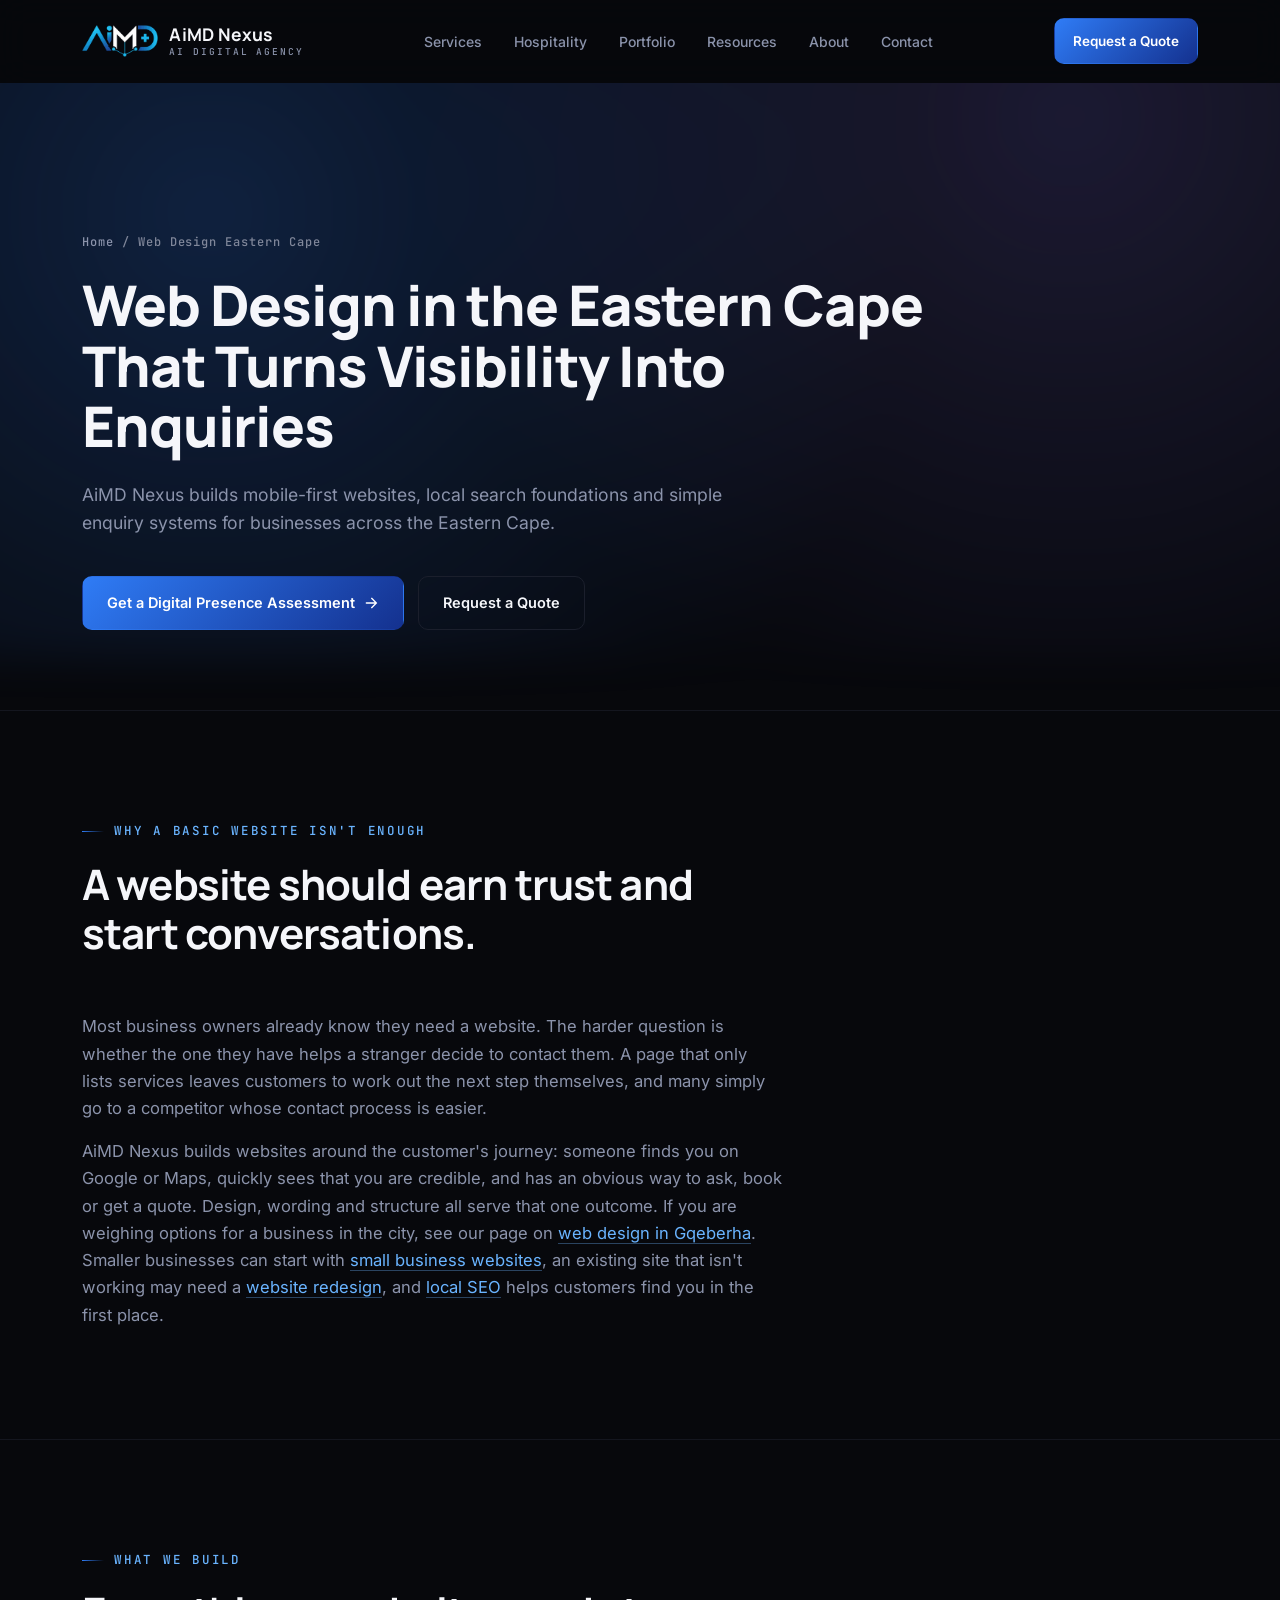
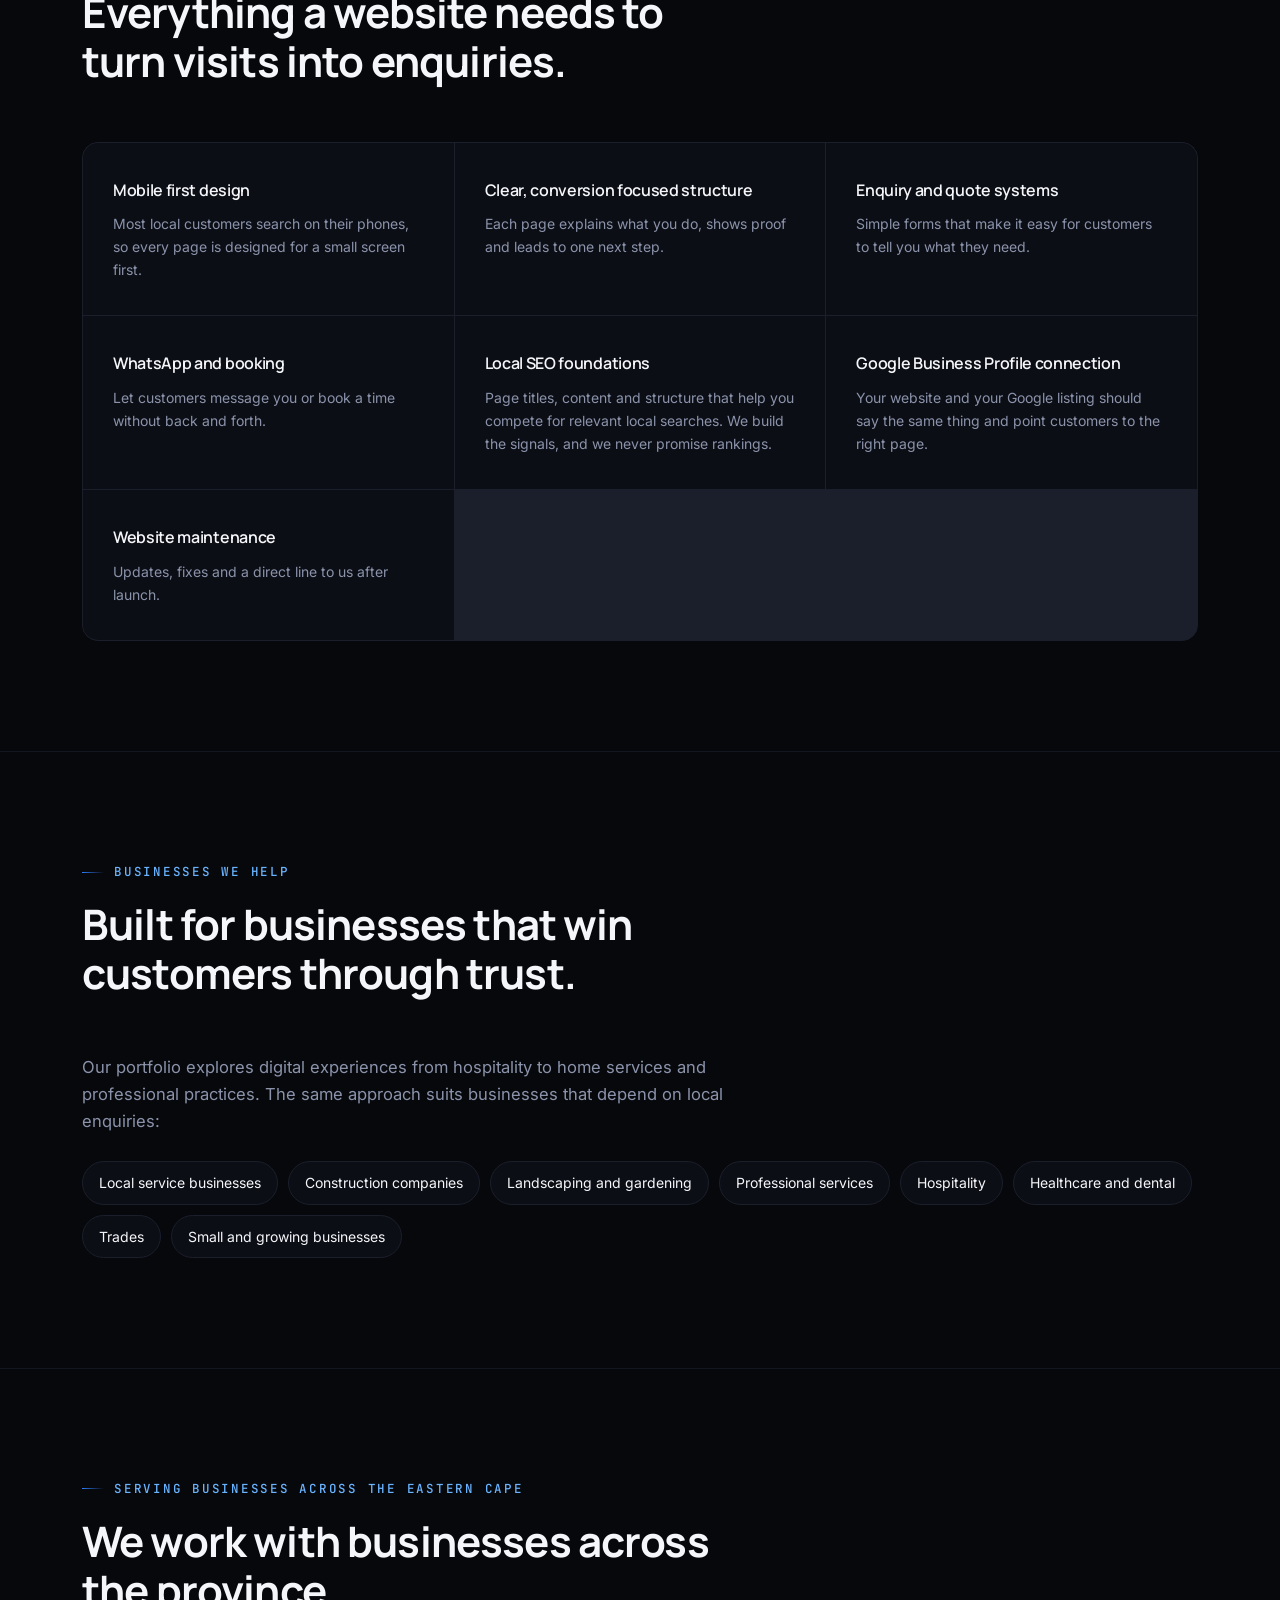
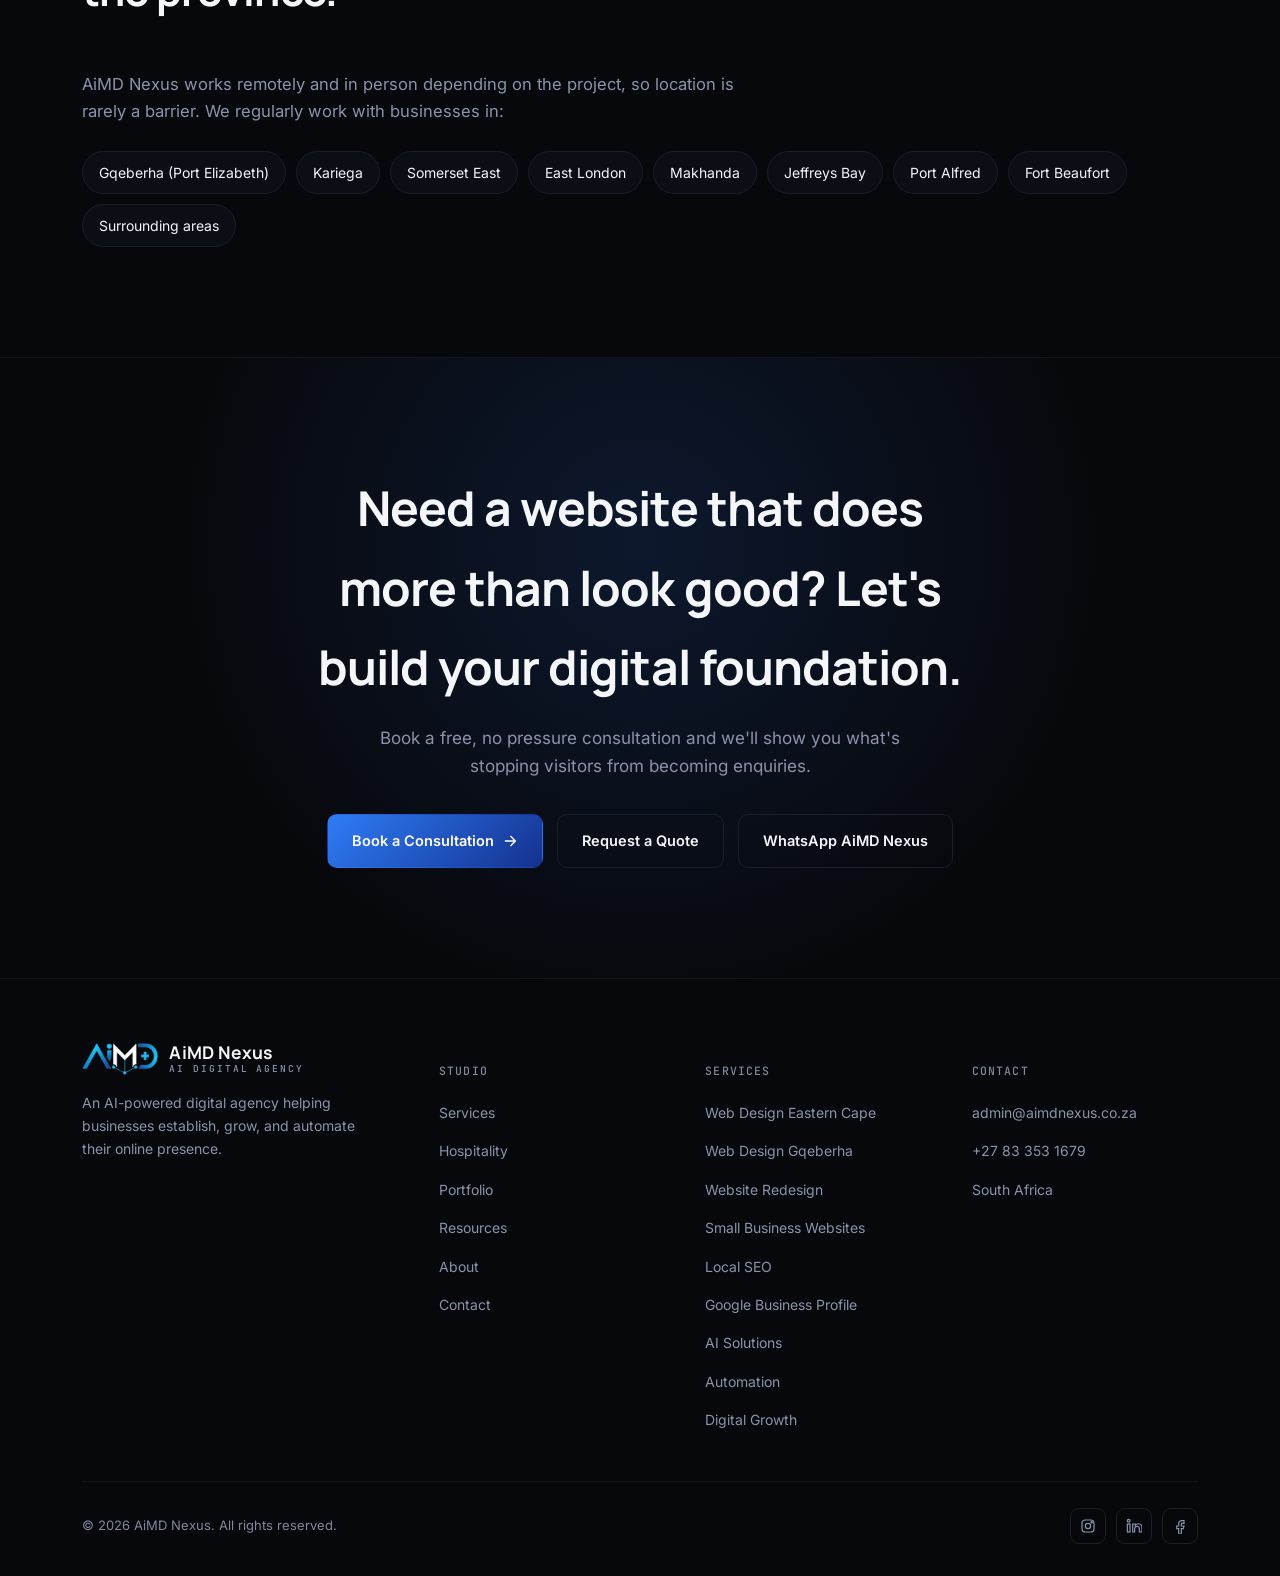
<file: web-design-eastern-cape/index.html>
<!DOCTYPE html>
<html lang="en-ZA"><head><meta charset="UTF-8"><meta name="viewport" content="width=device-width, initial-scale=1.0">
<title>Web Design Eastern Cape | AiMD Nexus</title><meta name="description" content="Web design and development for Eastern Cape businesses. Mobile-first websites, local SEO foundations and enquiry systems that turn visibility into customers."><link rel="canonical" href="https://aimdnexus.co.za/web-design-eastern-cape/">
<link rel="icon" type="image/png" href="/assets/aimd-logo.png">
<link rel="stylesheet" href="/assets/site.css">
<meta property="og:type" content="website"><meta property="og:site_name" content="AiMD Nexus"><meta property="og:locale" content="en_ZA">
<meta property="og:title" content="Web Design Eastern Cape | AiMD Nexus"><meta property="og:description" content="Web design and development for Eastern Cape businesses. Mobile-first websites, local SEO foundations and enquiry systems that turn visibility into customers."><meta property="og:url" content="https://aimdnexus.co.za/web-design-eastern-cape/"><meta property="og:image" content="https://aimdnexus.co.za/assets/aimd-logo.png">
<meta name="twitter:card" content="summary"><meta name="twitter:title" content="Web Design Eastern Cape | AiMD Nexus"><meta name="twitter:description" content="Web design and development for Eastern Cape businesses. Mobile-first websites, local SEO foundations and enquiry systems that turn visibility into customers.">
<script type="application/ld+json">{"@context": "https://schema.org", "@graph": [{"@type": "ProfessionalService", "@id": "https://aimdnexus.co.za/#business", "name": "AiMD Nexus", "url": "https://aimdnexus.co.za/", "logo": "https://aimdnexus.co.za/assets/aimd-logo.png", "image": "https://aimdnexus.co.za/assets/aimd-logo.png", "email": "admin@aimdnexus.co.za", "telephone": "+27833531679", "description": "AiMD Nexus builds digital foundations that turn online visibility into enquiries: website design, redesign, local SEO, Google Business Profile optimisation, online booking and website maintenance.", "areaServed": [{"@type": "AdministrativeArea", "name": "Eastern Cape"}, {"@type": "City", "name": "Gqeberha"}, {"@type": "Country", "name": "South Africa"}], "knowsAbout": ["Web design", "Website redesign", "Local SEO", "Google Business Profile optimisation", "Online booking", "Website maintenance"]}, {"@type": "WebSite", "@id": "https://aimdnexus.co.za/#website", "url": "https://aimdnexus.co.za/", "name": "AiMD Nexus", "publisher": {"@id": "https://aimdnexus.co.za/#business"}}, {"@type": "WebPage", "@id": "https://aimdnexus.co.za/web-design-eastern-cape/#webpage", "url": "https://aimdnexus.co.za/web-design-eastern-cape/", "name": "Web Design Eastern Cape | AiMD Nexus", "description": "Web design and development for Eastern Cape businesses. Mobile-first websites, local SEO foundations and enquiry systems that turn visibility into customers.", "isPartOf": {"@id": "https://aimdnexus.co.za/#website"}, "breadcrumb": {"@id": "https://aimdnexus.co.za/web-design-eastern-cape/#breadcrumb"}}, {"@type": "Service", "@id": "https://aimdnexus.co.za/web-design-eastern-cape/#service", "name": "Web design in the Eastern Cape", "serviceType": "Website design and development", "provider": {"@id": "https://aimdnexus.co.za/#business"}, "areaServed": [{"@type": "AdministrativeArea", "name": "Eastern Cape"}, {"@type": "City", "name": "Gqeberha"}, {"@type": "Country", "name": "South Africa"}], "url": "https://aimdnexus.co.za/web-design-eastern-cape/"}, {"@type": "BreadcrumbList", "@id": "https://aimdnexus.co.za/web-design-eastern-cape/#breadcrumb", "itemListElement": [{"@type": "ListItem", "position": 1, "name": "Home", "item": "https://aimdnexus.co.za/"}, {"@type": "ListItem", "position": 2, "name": "Web Design Eastern Cape", "item": "https://aimdnexus.co.za/web-design-eastern-cape/"}]}]}</script>
</head><body>
<header id="siteHeader">
  <nav>
    <a href="/" class="brand" aria-label="AiMD Nexus AI Digital Agency home">
      <img src="/assets/aimd-logo.png" alt="AiMD Nexus logo">
      <span class="brand-word">
        <span class="b1">AiMD Nexus</span>
        <span class="b2">AI DIGITAL AGENCY</span>
      </span>
    </a>
    <ul class="nav-links" id="navLinks">
      <li class="has-sub"><a href="/#services" data-nav>Services</a><ul class="sub"><li><a href="/web-design-eastern-cape/">Web Design Eastern Cape</a></li><li><a href="/web-design-gqeberha/">Web Design Gqeberha</a></li><li><a href="/website-redesign/">Website Redesign</a></li><li><a href="/small-business-websites/">Small Business Websites</a></li><li><a href="/local-seo/">Local SEO</a></li><li><a href="/google-business-profile-optimisation/">Google Business Profile</a></li></ul></li>
      <li><a href="/#hospitality" data-nav>Hospitality</a></li>
      <li><a href="/#portfolio" data-nav>Portfolio</a></li>
      <li><a href="/resources/">Resources</a></li>
      <li><a href="/#about" data-nav>About</a></li>
      <li><a href="/#contact" data-nav>Contact</a></li>
    </ul>
    <div class="nav-right">
      <a href="/#contact" class="btn btn-primary btn-sm">Request a Quote</a>
      <button class="burger" id="burger" aria-label="Toggle menu" aria-expanded="false">
        <span></span><span></span><span></span>
      </button>
    </div>
  </nav>
  <div class="mobile-panel" id="mobilePanel">
    <a href="/#services">Services</a>
    <a href="/web-design-eastern-cape/">Web Design Eastern Cape</a>
    <a href="/web-design-gqeberha/">Web Design Gqeberha</a>
    <a href="/website-redesign/">Website Redesign</a>
    <a href="/small-business-websites/">Small Business Websites</a>
    <a href="/local-seo/">Local SEO</a>
    <a href="/google-business-profile-optimisation/">Google Business Profile</a>
    <a href="/#hospitality">Hospitality</a>
    <a href="/#portfolio">Portfolio</a>
    <a href="/resources/">Resources</a>
    <a href="/#about">About</a>
    <a href="/#contact">Contact</a>
    <a href="/#contact" class="btn btn-primary">Request a Quote</a>
  </div>
</header>
<main>
<section class="hero page-hero"><div class="hero-glow" aria-hidden="true"></div><div class="wrap">
<nav class="breadcrumb" aria-label="Breadcrumb" style="display:block;padding:0"><a href="/">Home</a> / Web Design Eastern Cape</nav>
<h1>Web Design in the Eastern Cape That Turns Visibility Into Enquiries</h1><p class="hero-sub">AiMD Nexus builds mobile-first websites, local search foundations and simple enquiry systems for businesses across the Eastern Cape.</p>
<div class="hero-actions"><a href="/#audit" class="btn btn-primary">Get a Digital Presence Assessment <svg width="16" height="16" viewBox="0 0 24 24" fill="none" stroke="currentColor" stroke-width="2" stroke-linecap="round"><path d="M5 12h14M13 5l7 7-7 7"/></svg></a><a href="/#contact" class="btn btn-ghost">Request a Quote</a></div></div></section>
<section><div class="wrap"><div class="section-head" data-reveal><div class="eyebrow">WHY A BASIC WEBSITE ISN'T ENOUGH</div><h2>A website should earn trust and start conversations.</h2></div><div class="prose" data-reveal><p>Most business owners already know they need a website. The harder question is whether the one they have helps a stranger decide to contact them. A page that only lists services leaves customers to work out the next step themselves, and many simply go to a competitor whose contact process is easier.</p><p>AiMD Nexus builds websites around the customer's journey: someone finds you on Google or Maps, quickly sees that you are credible, and has an obvious way to ask, book or get a quote. Design, wording and structure all serve that one outcome. If you are weighing options for a business in the city, see our page on <a href="/web-design-gqeberha/">web design in Gqeberha</a>. Smaller businesses can start with <a href="/small-business-websites/">small business websites</a>, an existing site that isn't working may need a <a href="/website-redesign/">website redesign</a>, and <a href="/local-seo/">local SEO</a> helps customers find you in the first place.</p></div></div></section><section><div class="wrap"><div class="section-head" data-reveal><div class="eyebrow">WHAT WE BUILD</div><h2>Everything a website needs to turn visits into enquiries.</h2></div><div class="why-grid" data-reveal><div class="why-item"><h4>Mobile first design</h4><p>Most local customers search on their phones, so every page is designed for a small screen first.</p></div><div class="why-item"><h4>Clear, conversion focused structure</h4><p>Each page explains what you do, shows proof and leads to one next step.</p></div><div class="why-item"><h4>Enquiry and quote systems</h4><p>Simple forms that make it easy for customers to tell you what they need.</p></div><div class="why-item"><h4>WhatsApp and booking</h4><p>Let customers message you or book a time without back and forth.</p></div><div class="why-item"><h4>Local SEO foundations</h4><p>Page titles, content and structure that help you compete for relevant local searches. We build the signals, and we never promise rankings.</p></div><div class="why-item"><h4>Google Business Profile connection</h4><p>Your website and your Google listing should say the same thing and point customers to the right page.</p></div><div class="why-item"><h4>Website maintenance</h4><p>Updates, fixes and a direct line to us after launch.</p></div></div></div></section><section><div class="wrap"><div class="section-head" data-reveal><div class="eyebrow">BUSINESSES WE HELP</div><h2>Built for businesses that win customers through trust.</h2></div><div class="prose" data-reveal><p>Our portfolio explores digital experiences from hospitality to home services and professional practices. The same approach suits businesses that depend on local enquiries:</p></div><ul class="area-list" data-reveal><li>Local service businesses</li><li>Construction companies</li><li>Landscaping and gardening</li><li>Professional services</li><li>Hospitality</li><li>Healthcare and dental</li><li>Trades</li><li>Small and growing businesses</li></ul></div></section><section><div class="wrap"><div class="section-head" data-reveal><div class="eyebrow">SERVING BUSINESSES ACROSS THE EASTERN CAPE</div><h2>We work with businesses across the province.</h2></div><div class="prose" data-reveal><p>AiMD Nexus works remotely and in person depending on the project, so location is rarely a barrier. We regularly work with businesses in:</p></div><ul class="area-list" data-reveal><li>Gqeberha (Port Elizabeth)</li><li>Kariega</li><li>Somerset East</li><li>East London</li><li>Makhanda</li><li>Jeffreys Bay</li><li>Port Alfred</li><li>Fort Beaufort</li><li>Surrounding areas</li></ul></div></section>
<section class="cta"><div class="wrap" data-reveal><h2>Need a website that does more than look good? Let's build your digital foundation.</h2>
<p>Book a free, no pressure consultation and we'll show you what's stopping visitors from becoming enquiries.</p>
<div class="hero-actions"><a href="/#book" class="btn btn-primary">Book a Consultation <svg width="16" height="16" viewBox="0 0 24 24" fill="none" stroke="currentColor" stroke-width="2" stroke-linecap="round"><path d="M5 12h14M13 5l7 7-7 7"/></svg></a><a href="/#contact" class="btn btn-ghost">Request a Quote</a><a href="https://wa.me/27833531679?text=Hi%20AiMD%20Nexus%2C%20I%27d%20like%20to%20talk%20about%20a%20website." class="btn btn-ghost" rel="noopener">WhatsApp AiMD Nexus</a></div></div></section>
</main>
<footer>
  <div class="wrap">
    <div class="footer-top">
      <div class="footer-brand">
        <a href="/" class="brand">
          <img src="/assets/aimd-logo.png" alt="AiMD Nexus logo">
          <span class="brand-word">
            <span class="b1">AiMD Nexus</span>
            <span class="b2">AI DIGITAL AGENCY</span>
          </span>
        </a>
        <p>An AI-powered digital agency helping businesses establish, grow, and automate their online presence.</p>
      </div>
      <div class="footer-col">
        <h5>Studio</h5>
        <ul>
          <li><a href="/#services">Services</a></li>
          <li><a href="/#hospitality">Hospitality</a></li>
          <li><a href="/#portfolio">Portfolio</a></li>
          <li><a href="/resources/">Resources</a></li>
          <li><a href="/#about">About</a></li>
          <li><a href="/#contact">Contact</a></li>
        </ul>
      </div>
      <div class="footer-col">
        <h5>Services</h5>
        <ul>
          <li><a href="/web-design-eastern-cape/">Web Design Eastern Cape</a></li>
          <li><a href="/web-design-gqeberha/">Web Design Gqeberha</a></li>
          <li><a href="/website-redesign/">Website Redesign</a></li>
          <li><a href="/small-business-websites/">Small Business Websites</a></li>
          <li><a href="/local-seo/">Local SEO</a></li>
          <li><a href="/google-business-profile-optimisation/">Google Business Profile</a></li>
          <li><a href="/#services">AI Solutions</a></li>
          <li><a href="/#services">Automation</a></li>
          <li><a href="/#services">Digital Growth</a></li>
        </ul>
      </div>
      <div class="footer-col">
        <h5>Contact</h5>
        <ul>
          <li><a href="mailto:admin@aimdnexus.co.za">admin@aimdnexus.co.za</a></li>
          <li><a href="tel:+27833531679">+27 83 353 1679</a></li>
          <li><a href="/#contact">South Africa</a></li>
        </ul>
      </div>
    </div>
    <div class="footer-bottom">
      <p>© 2026 AiMD Nexus. All rights reserved.</p>
      <div class="socials">
        <a href="#" aria-label="Instagram"><svg viewBox="0 0 24 24" fill="none" stroke="currentColor" stroke-width="1.8"><rect x="3" y="3" width="18" height="18" rx="5"/><circle cx="12" cy="12" r="4"/><circle cx="17.5" cy="6.5" r="1"/></svg></a>
        <a href="#" aria-label="LinkedIn"><svg viewBox="0 0 24 24" fill="none" stroke="currentColor" stroke-width="1.8"><rect x="2" y="9" width="4" height="12"/><circle cx="4" cy="4" r="2"/><path d="M10 9h4v2c1-1.5 2.5-2.4 4.5-2.4 3.3 0 5.5 2 5.5 6V21h-4v-5.5c0-1.8-1-3-2.5-3S13 13.7 13 15.5V21h-3z"/></svg></a>
        <a href="#" aria-label="Facebook"><svg viewBox="0 0 24 24" fill="none" stroke="currentColor" stroke-width="1.8"><path d="M15 8h3V4h-3a5 5 0 0 0-5 5v3H7v4h3v8h4v-8h3l1-4h-4V9a1 1 0 0 1 1-1z"/></svg></a>
      </div>
    </div>
  </div>
</footer>
<script>
const hd=document.getElementById('siteHeader'),bt=document.getElementById('backTop'),bg=document.getElementById('burger'),mp=document.getElementById('mobilePanel');
addEventListener('scroll',()=>{hd.classList.toggle('scrolled',scrollY>10);bt&&bt.classList.toggle('show',scrollY>600)});
bg.addEventListener('click',()=>{const o=mp.classList.toggle('open');bg.classList.toggle('open',o);bg.setAttribute('aria-expanded',o)});
const io=new IntersectionObserver(es=>es.forEach(e=>{if(e.isIntersecting){e.target.classList.add('in-view');io.unobserve(e.target)}}),{threshold:.12});
document.querySelectorAll('[data-reveal]').forEach(el=>io.observe(el));
</script>
</body></html>
</file>
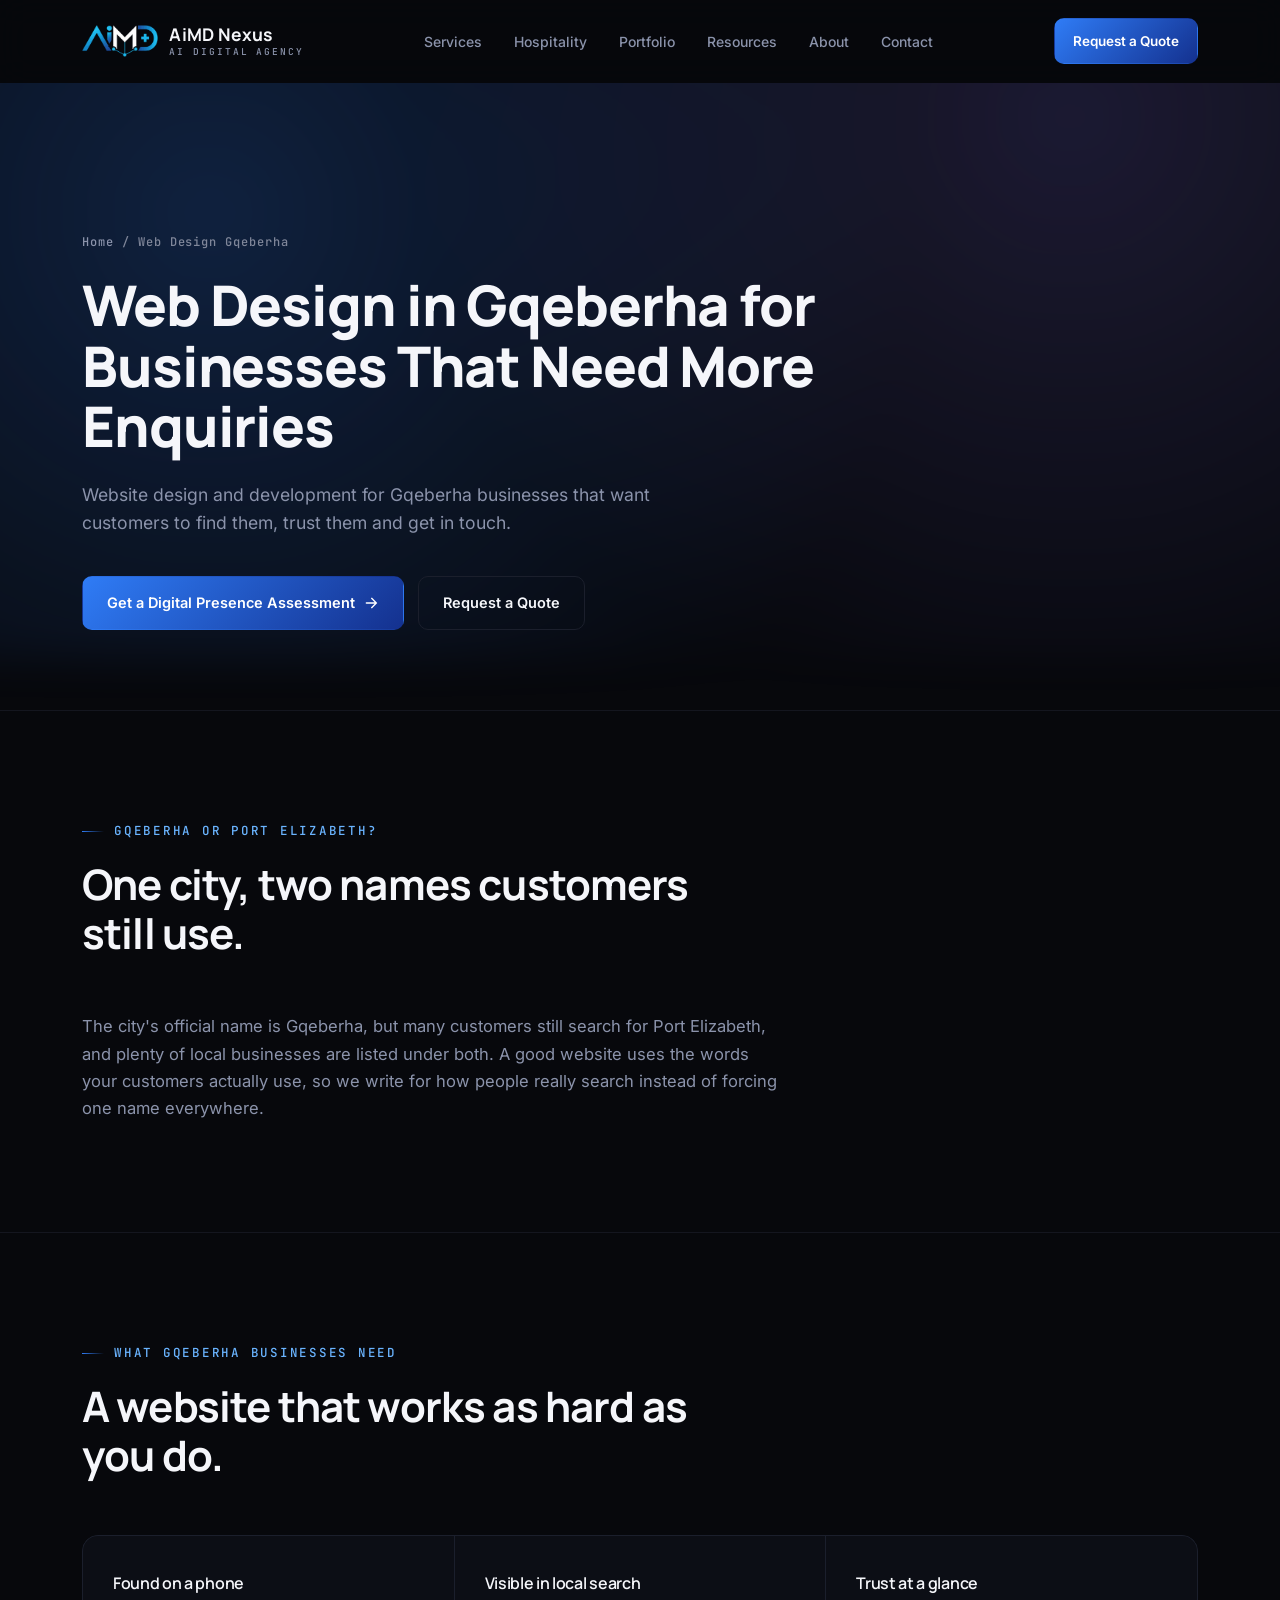
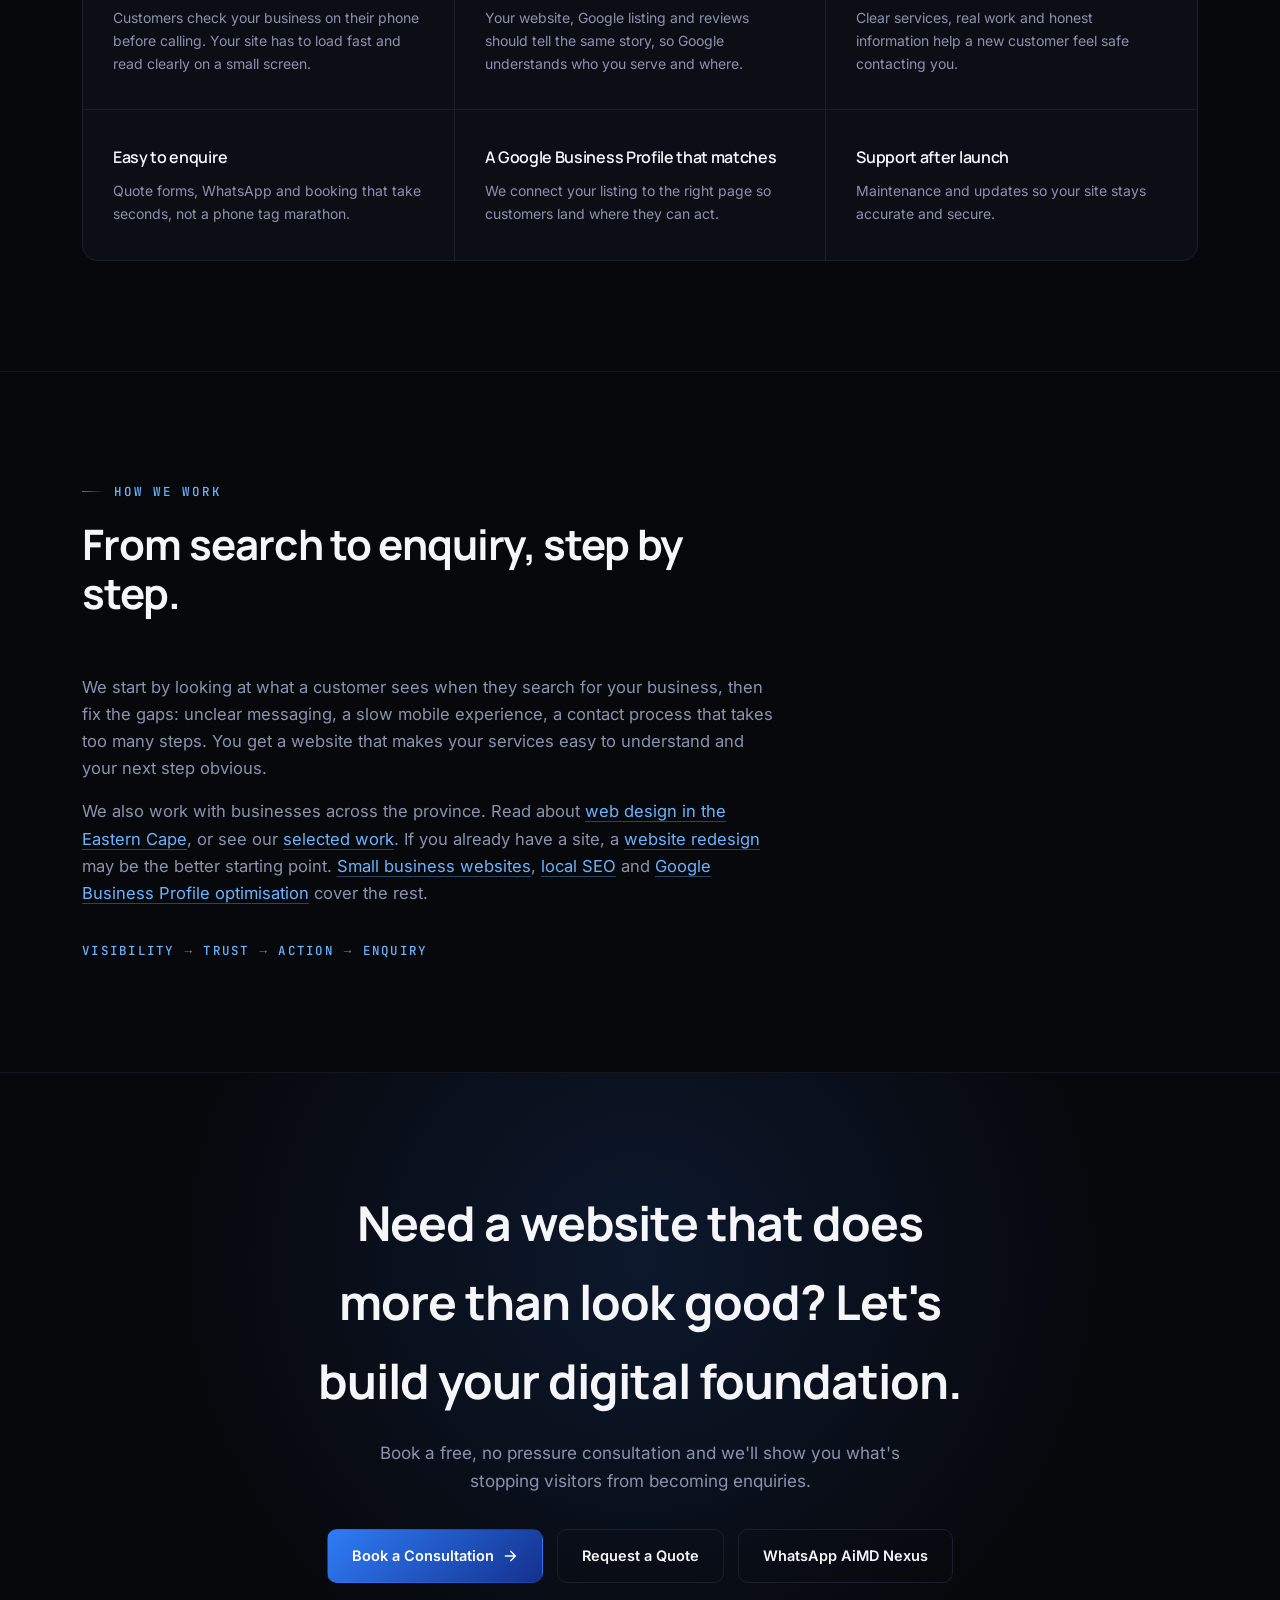
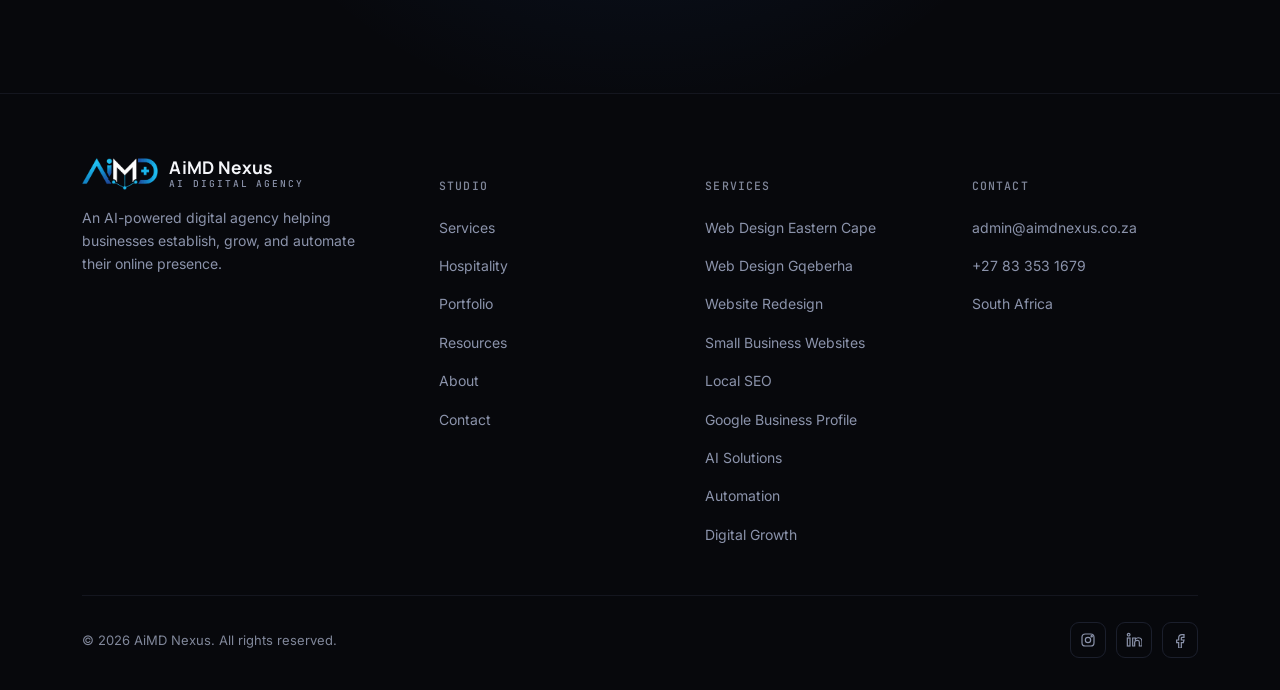
<file: web-design-gqeberha/index.html>
<!DOCTYPE html>
<html lang="en-ZA"><head><meta charset="UTF-8"><meta name="viewport" content="width=device-width, initial-scale=1.0">
<title>Web Design Gqeberha | Website Design & Development | AiMD Nexus</title><meta name="description" content="Website design and development for Gqeberha (Port Elizabeth) businesses. Mobile-first sites, local search foundations, WhatsApp and booking that generate enquiries."><link rel="canonical" href="https://aimdnexus.co.za/web-design-gqeberha/">
<link rel="icon" type="image/png" href="/assets/aimd-logo.png">
<link rel="stylesheet" href="/assets/site.css">
<meta property="og:type" content="website"><meta property="og:site_name" content="AiMD Nexus"><meta property="og:locale" content="en_ZA">
<meta property="og:title" content="Web Design Gqeberha | Website Design & Development | AiMD Nexus"><meta property="og:description" content="Website design and development for Gqeberha (Port Elizabeth) businesses. Mobile-first sites, local search foundations, WhatsApp and booking that generate enquiries."><meta property="og:url" content="https://aimdnexus.co.za/web-design-gqeberha/"><meta property="og:image" content="https://aimdnexus.co.za/assets/aimd-logo.png">
<meta name="twitter:card" content="summary"><meta name="twitter:title" content="Web Design Gqeberha | Website Design & Development | AiMD Nexus"><meta name="twitter:description" content="Website design and development for Gqeberha (Port Elizabeth) businesses. Mobile-first sites, local search foundations, WhatsApp and booking that generate enquiries.">
<script type="application/ld+json">{"@context": "https://schema.org", "@graph": [{"@type": "ProfessionalService", "@id": "https://aimdnexus.co.za/#business", "name": "AiMD Nexus", "url": "https://aimdnexus.co.za/", "logo": "https://aimdnexus.co.za/assets/aimd-logo.png", "image": "https://aimdnexus.co.za/assets/aimd-logo.png", "email": "admin@aimdnexus.co.za", "telephone": "+27833531679", "description": "AiMD Nexus builds digital foundations that turn online visibility into enquiries: website design, redesign, local SEO, Google Business Profile optimisation, online booking and website maintenance.", "areaServed": [{"@type": "AdministrativeArea", "name": "Eastern Cape"}, {"@type": "City", "name": "Gqeberha"}, {"@type": "Country", "name": "South Africa"}], "knowsAbout": ["Web design", "Website redesign", "Local SEO", "Google Business Profile optimisation", "Online booking", "Website maintenance"]}, {"@type": "WebSite", "@id": "https://aimdnexus.co.za/#website", "url": "https://aimdnexus.co.za/", "name": "AiMD Nexus", "publisher": {"@id": "https://aimdnexus.co.za/#business"}}, {"@type": "WebPage", "@id": "https://aimdnexus.co.za/web-design-gqeberha/#webpage", "url": "https://aimdnexus.co.za/web-design-gqeberha/", "name": "Web Design Gqeberha | Website Design & Development | AiMD Nexus", "description": "Website design and development for Gqeberha (Port Elizabeth) businesses. Mobile-first sites, local search foundations, WhatsApp and booking that generate enquiries.", "isPartOf": {"@id": "https://aimdnexus.co.za/#website"}, "breadcrumb": {"@id": "https://aimdnexus.co.za/web-design-gqeberha/#breadcrumb"}}, {"@type": "Service", "@id": "https://aimdnexus.co.za/web-design-gqeberha/#service", "name": "Web design in Gqeberha (Port Elizabeth)", "serviceType": "Website design and development", "provider": {"@id": "https://aimdnexus.co.za/#business"}, "areaServed": [{"@type": "AdministrativeArea", "name": "Eastern Cape"}, {"@type": "City", "name": "Gqeberha"}, {"@type": "Country", "name": "South Africa"}], "url": "https://aimdnexus.co.za/web-design-gqeberha/"}, {"@type": "BreadcrumbList", "@id": "https://aimdnexus.co.za/web-design-gqeberha/#breadcrumb", "itemListElement": [{"@type": "ListItem", "position": 1, "name": "Home", "item": "https://aimdnexus.co.za/"}, {"@type": "ListItem", "position": 2, "name": "Web Design Gqeberha", "item": "https://aimdnexus.co.za/web-design-gqeberha/"}]}]}</script>
</head><body>
<header id="siteHeader">
  <nav>
    <a href="/" class="brand" aria-label="AiMD Nexus AI Digital Agency home">
      <img src="/assets/aimd-logo.png" alt="AiMD Nexus logo">
      <span class="brand-word">
        <span class="b1">AiMD Nexus</span>
        <span class="b2">AI DIGITAL AGENCY</span>
      </span>
    </a>
    <ul class="nav-links" id="navLinks">
      <li class="has-sub"><a href="/#services" data-nav>Services</a><ul class="sub"><li><a href="/web-design-eastern-cape/">Web Design Eastern Cape</a></li><li><a href="/web-design-gqeberha/">Web Design Gqeberha</a></li><li><a href="/website-redesign/">Website Redesign</a></li><li><a href="/small-business-websites/">Small Business Websites</a></li><li><a href="/local-seo/">Local SEO</a></li><li><a href="/google-business-profile-optimisation/">Google Business Profile</a></li></ul></li>
      <li><a href="/#hospitality" data-nav>Hospitality</a></li>
      <li><a href="/#portfolio" data-nav>Portfolio</a></li>
      <li><a href="/resources/">Resources</a></li>
      <li><a href="/#about" data-nav>About</a></li>
      <li><a href="/#contact" data-nav>Contact</a></li>
    </ul>
    <div class="nav-right">
      <a href="/#contact" class="btn btn-primary btn-sm">Request a Quote</a>
      <button class="burger" id="burger" aria-label="Toggle menu" aria-expanded="false">
        <span></span><span></span><span></span>
      </button>
    </div>
  </nav>
  <div class="mobile-panel" id="mobilePanel">
    <a href="/#services">Services</a>
    <a href="/web-design-eastern-cape/">Web Design Eastern Cape</a>
    <a href="/web-design-gqeberha/">Web Design Gqeberha</a>
    <a href="/website-redesign/">Website Redesign</a>
    <a href="/small-business-websites/">Small Business Websites</a>
    <a href="/local-seo/">Local SEO</a>
    <a href="/google-business-profile-optimisation/">Google Business Profile</a>
    <a href="/#hospitality">Hospitality</a>
    <a href="/#portfolio">Portfolio</a>
    <a href="/resources/">Resources</a>
    <a href="/#about">About</a>
    <a href="/#contact">Contact</a>
    <a href="/#contact" class="btn btn-primary">Request a Quote</a>
  </div>
</header>
<main>
<section class="hero page-hero"><div class="hero-glow" aria-hidden="true"></div><div class="wrap">
<nav class="breadcrumb" aria-label="Breadcrumb" style="display:block;padding:0"><a href="/">Home</a> / Web Design Gqeberha</nav>
<h1>Web Design in Gqeberha for Businesses That Need More Enquiries</h1><p class="hero-sub">Website design and development for Gqeberha businesses that want customers to find them, trust them and get in touch.</p>
<div class="hero-actions"><a href="/#audit" class="btn btn-primary">Get a Digital Presence Assessment <svg width="16" height="16" viewBox="0 0 24 24" fill="none" stroke="currentColor" stroke-width="2" stroke-linecap="round"><path d="M5 12h14M13 5l7 7-7 7"/></svg></a><a href="/#contact" class="btn btn-ghost">Request a Quote</a></div></div></section>
<section><div class="wrap"><div class="section-head" data-reveal><div class="eyebrow">GQEBERHA OR PORT ELIZABETH?</div><h2>One city, two names customers still use.</h2></div><div class="prose" data-reveal><p>The city's official name is Gqeberha, but many customers still search for Port Elizabeth, and plenty of local businesses are listed under both. A good website uses the words your customers actually use, so we write for how people really search instead of forcing one name everywhere.</p></div></div></section><section><div class="wrap"><div class="section-head" data-reveal><div class="eyebrow">WHAT GQEBERHA BUSINESSES NEED</div><h2>A website that works as hard as you do.</h2></div><div class="why-grid" data-reveal><div class="why-item"><h4>Found on a phone</h4><p>Customers check your business on their phone before calling. Your site has to load fast and read clearly on a small screen.</p></div><div class="why-item"><h4>Visible in local search</h4><p>Your website, Google listing and reviews should tell the same story, so Google understands who you serve and where.</p></div><div class="why-item"><h4>Trust at a glance</h4><p>Clear services, real work and honest information help a new customer feel safe contacting you.</p></div><div class="why-item"><h4>Easy to enquire</h4><p>Quote forms, WhatsApp and booking that take seconds, not a phone tag marathon.</p></div><div class="why-item"><h4>A Google Business Profile that matches</h4><p>We connect your listing to the right page so customers land where they can act.</p></div><div class="why-item"><h4>Support after launch</h4><p>Maintenance and updates so your site stays accurate and secure.</p></div></div></div></section><section><div class="wrap"><div class="section-head" data-reveal><div class="eyebrow">HOW WE WORK</div><h2>From search to enquiry, step by step.</h2></div><div class="prose" data-reveal><p>We start by looking at what a customer sees when they search for your business, then fix the gaps: unclear messaging, a slow mobile experience, a contact process that takes too many steps. You get a website that makes your services easy to understand and your next step obvious.</p><p>We also work with businesses across the province. Read about <a href="/web-design-eastern-cape/">web design in the Eastern Cape</a>, or see our <a href="/#portfolio">selected work</a>. If you already have a site, a <a href="/website-redesign/">website redesign</a> may be the better starting point. <a href="/small-business-websites/">Small business websites</a>, <a href="/local-seo/">local SEO</a> and <a href="/google-business-profile-optimisation/">Google Business Profile optimisation</a> cover the rest.</p></div><div class="flow" data-reveal><span>Visibility</span><i>→</i><span>Trust</span><i>→</i><span>Action</span><i>→</i><span>Enquiry</span></div></div></section>
<section class="cta"><div class="wrap" data-reveal><h2>Need a website that does more than look good? Let's build your digital foundation.</h2>
<p>Book a free, no pressure consultation and we'll show you what's stopping visitors from becoming enquiries.</p>
<div class="hero-actions"><a href="/#book" class="btn btn-primary">Book a Consultation <svg width="16" height="16" viewBox="0 0 24 24" fill="none" stroke="currentColor" stroke-width="2" stroke-linecap="round"><path d="M5 12h14M13 5l7 7-7 7"/></svg></a><a href="/#contact" class="btn btn-ghost">Request a Quote</a><a href="https://wa.me/27833531679?text=Hi%20AiMD%20Nexus%2C%20I%27d%20like%20to%20talk%20about%20a%20website." class="btn btn-ghost" rel="noopener">WhatsApp AiMD Nexus</a></div></div></section>
</main>
<footer>
  <div class="wrap">
    <div class="footer-top">
      <div class="footer-brand">
        <a href="/" class="brand">
          <img src="/assets/aimd-logo.png" alt="AiMD Nexus logo">
          <span class="brand-word">
            <span class="b1">AiMD Nexus</span>
            <span class="b2">AI DIGITAL AGENCY</span>
          </span>
        </a>
        <p>An AI-powered digital agency helping businesses establish, grow, and automate their online presence.</p>
      </div>
      <div class="footer-col">
        <h5>Studio</h5>
        <ul>
          <li><a href="/#services">Services</a></li>
          <li><a href="/#hospitality">Hospitality</a></li>
          <li><a href="/#portfolio">Portfolio</a></li>
          <li><a href="/resources/">Resources</a></li>
          <li><a href="/#about">About</a></li>
          <li><a href="/#contact">Contact</a></li>
        </ul>
      </div>
      <div class="footer-col">
        <h5>Services</h5>
        <ul>
          <li><a href="/web-design-eastern-cape/">Web Design Eastern Cape</a></li>
          <li><a href="/web-design-gqeberha/">Web Design Gqeberha</a></li>
          <li><a href="/website-redesign/">Website Redesign</a></li>
          <li><a href="/small-business-websites/">Small Business Websites</a></li>
          <li><a href="/local-seo/">Local SEO</a></li>
          <li><a href="/google-business-profile-optimisation/">Google Business Profile</a></li>
          <li><a href="/#services">AI Solutions</a></li>
          <li><a href="/#services">Automation</a></li>
          <li><a href="/#services">Digital Growth</a></li>
        </ul>
      </div>
      <div class="footer-col">
        <h5>Contact</h5>
        <ul>
          <li><a href="mailto:admin@aimdnexus.co.za">admin@aimdnexus.co.za</a></li>
          <li><a href="tel:+27833531679">+27 83 353 1679</a></li>
          <li><a href="/#contact">South Africa</a></li>
        </ul>
      </div>
    </div>
    <div class="footer-bottom">
      <p>© 2026 AiMD Nexus. All rights reserved.</p>
      <div class="socials">
        <a href="#" aria-label="Instagram"><svg viewBox="0 0 24 24" fill="none" stroke="currentColor" stroke-width="1.8"><rect x="3" y="3" width="18" height="18" rx="5"/><circle cx="12" cy="12" r="4"/><circle cx="17.5" cy="6.5" r="1"/></svg></a>
        <a href="#" aria-label="LinkedIn"><svg viewBox="0 0 24 24" fill="none" stroke="currentColor" stroke-width="1.8"><rect x="2" y="9" width="4" height="12"/><circle cx="4" cy="4" r="2"/><path d="M10 9h4v2c1-1.5 2.5-2.4 4.5-2.4 3.3 0 5.5 2 5.5 6V21h-4v-5.5c0-1.8-1-3-2.5-3S13 13.7 13 15.5V21h-3z"/></svg></a>
        <a href="#" aria-label="Facebook"><svg viewBox="0 0 24 24" fill="none" stroke="currentColor" stroke-width="1.8"><path d="M15 8h3V4h-3a5 5 0 0 0-5 5v3H7v4h3v8h4v-8h3l1-4h-4V9a1 1 0 0 1 1-1z"/></svg></a>
      </div>
    </div>
  </div>
</footer>
<script>
const hd=document.getElementById('siteHeader'),bt=document.getElementById('backTop'),bg=document.getElementById('burger'),mp=document.getElementById('mobilePanel');
addEventListener('scroll',()=>{hd.classList.toggle('scrolled',scrollY>10);bt&&bt.classList.toggle('show',scrollY>600)});
bg.addEventListener('click',()=>{const o=mp.classList.toggle('open');bg.classList.toggle('open',o);bg.setAttribute('aria-expanded',o)});
const io=new IntersectionObserver(es=>es.forEach(e=>{if(e.isIntersecting){e.target.classList.add('in-view');io.unobserve(e.target)}}),{threshold:.12});
document.querySelectorAll('[data-reveal]').forEach(el=>io.observe(el));
</script>
</body></html>
</file>
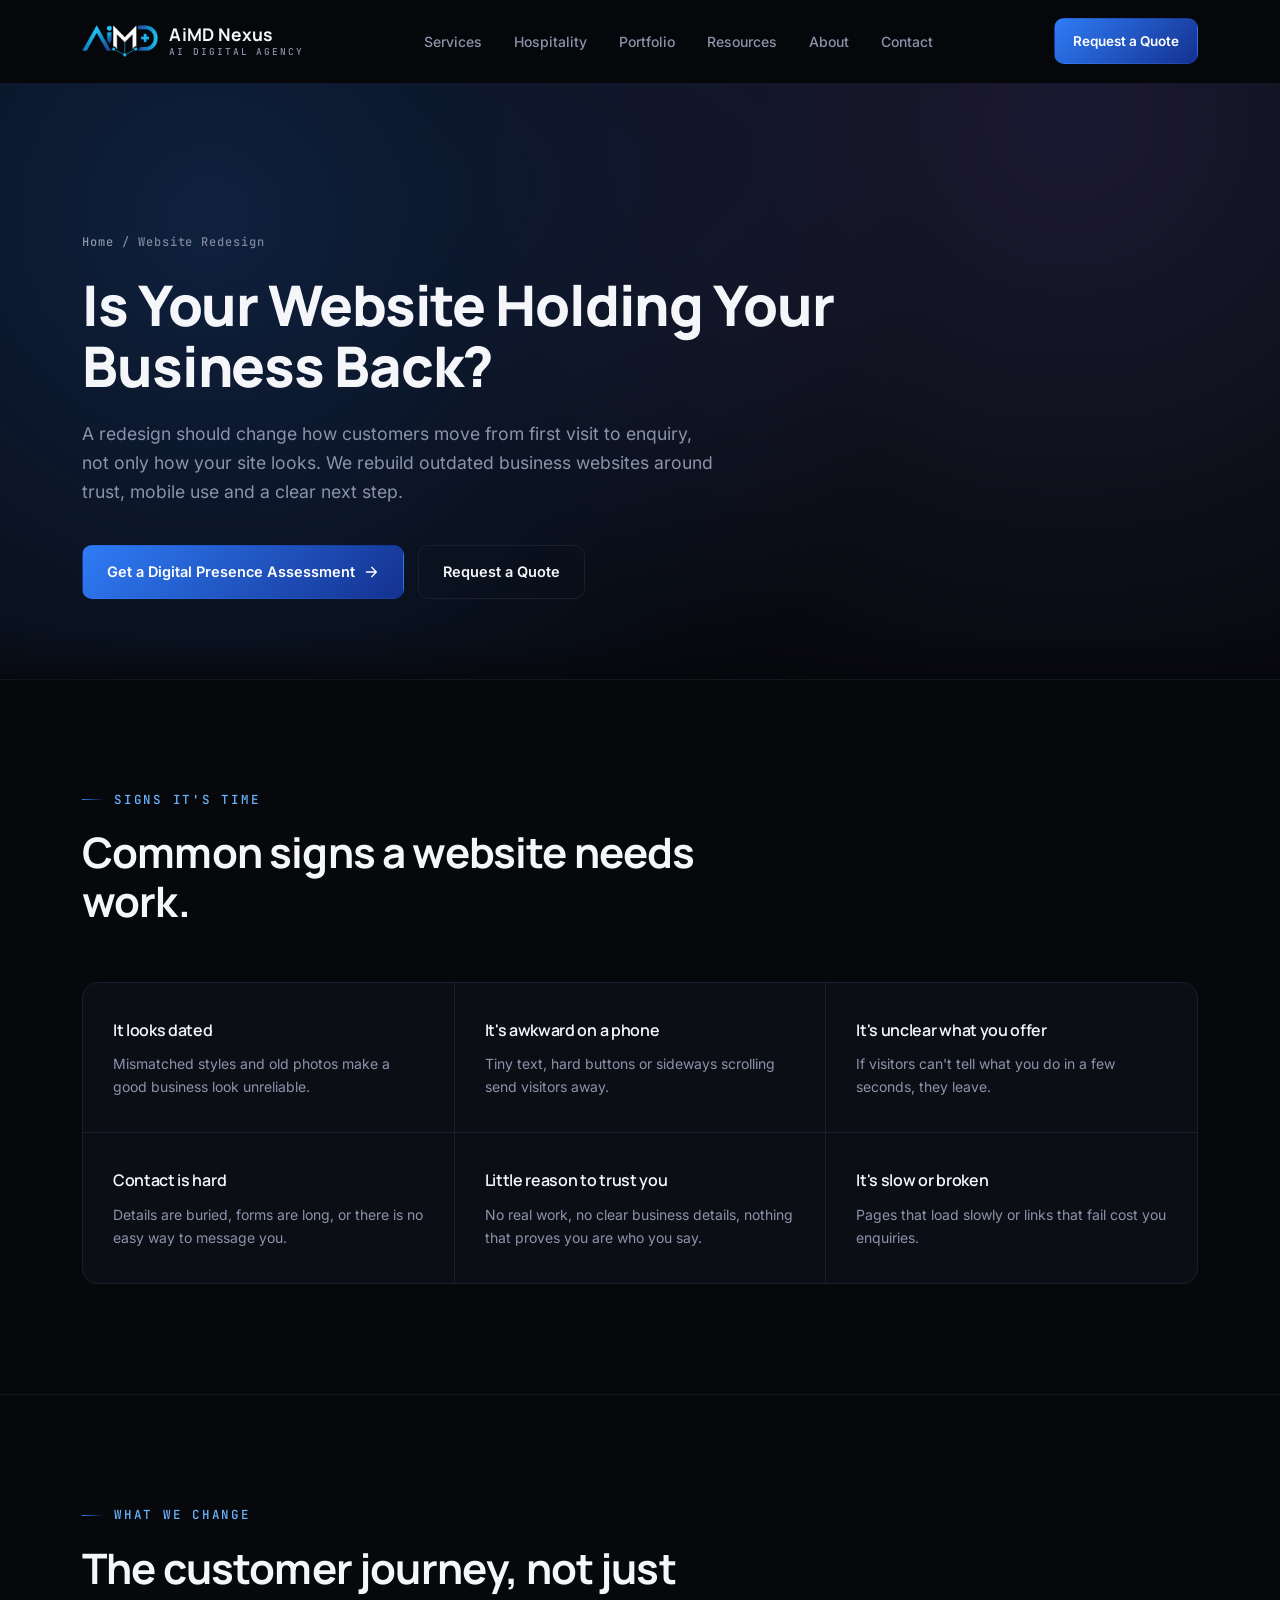
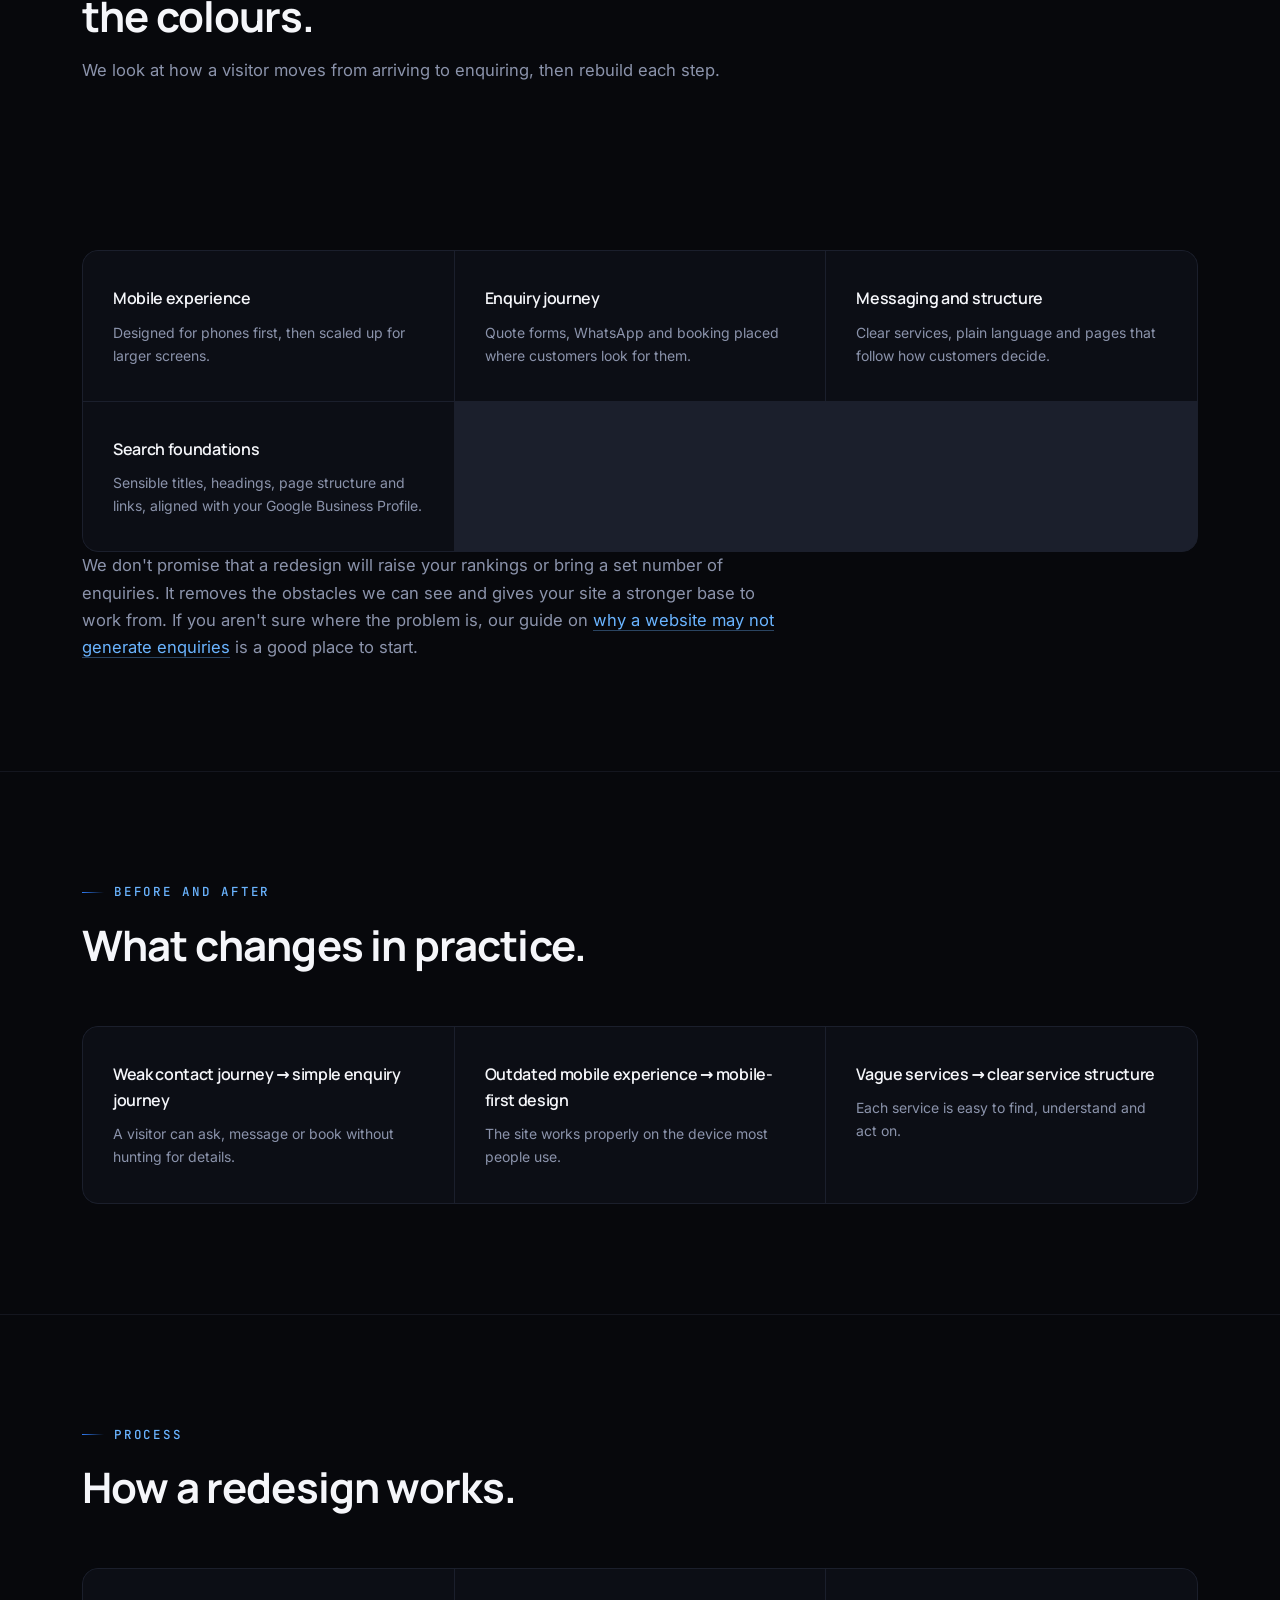
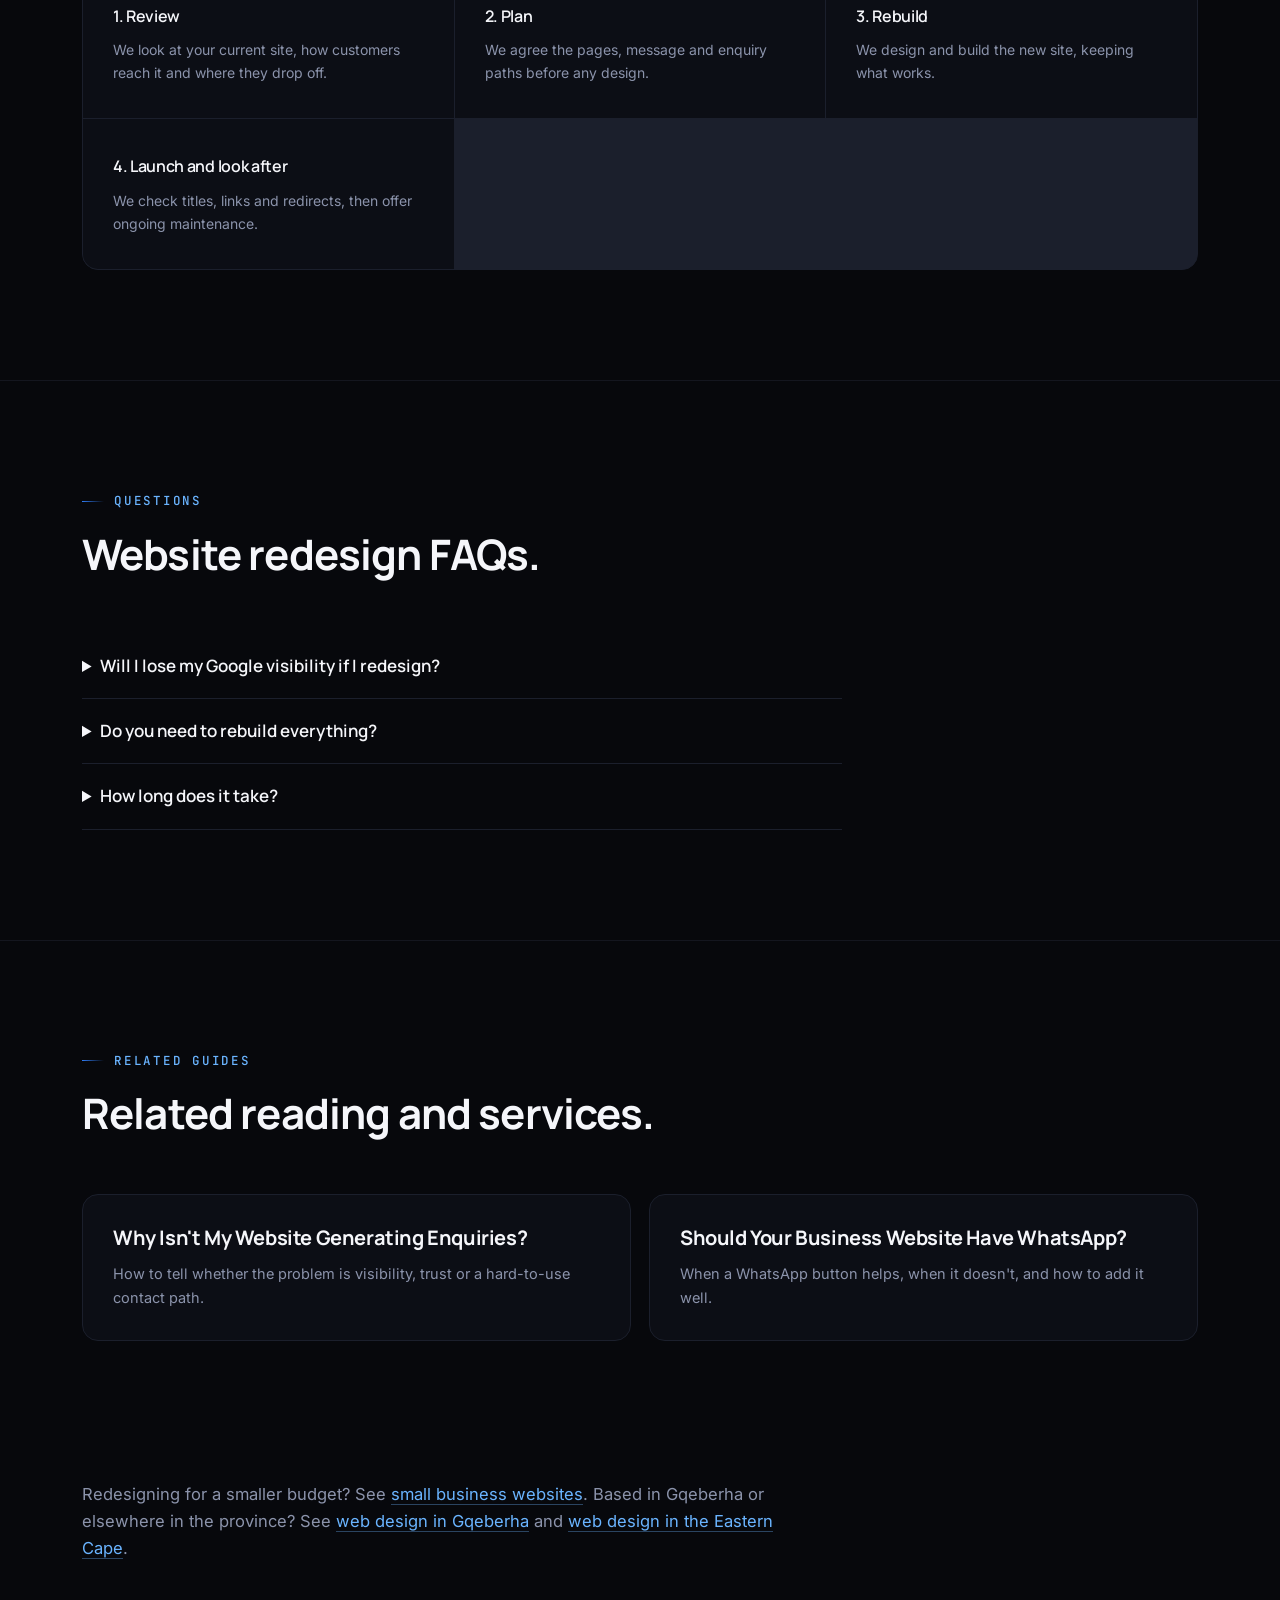
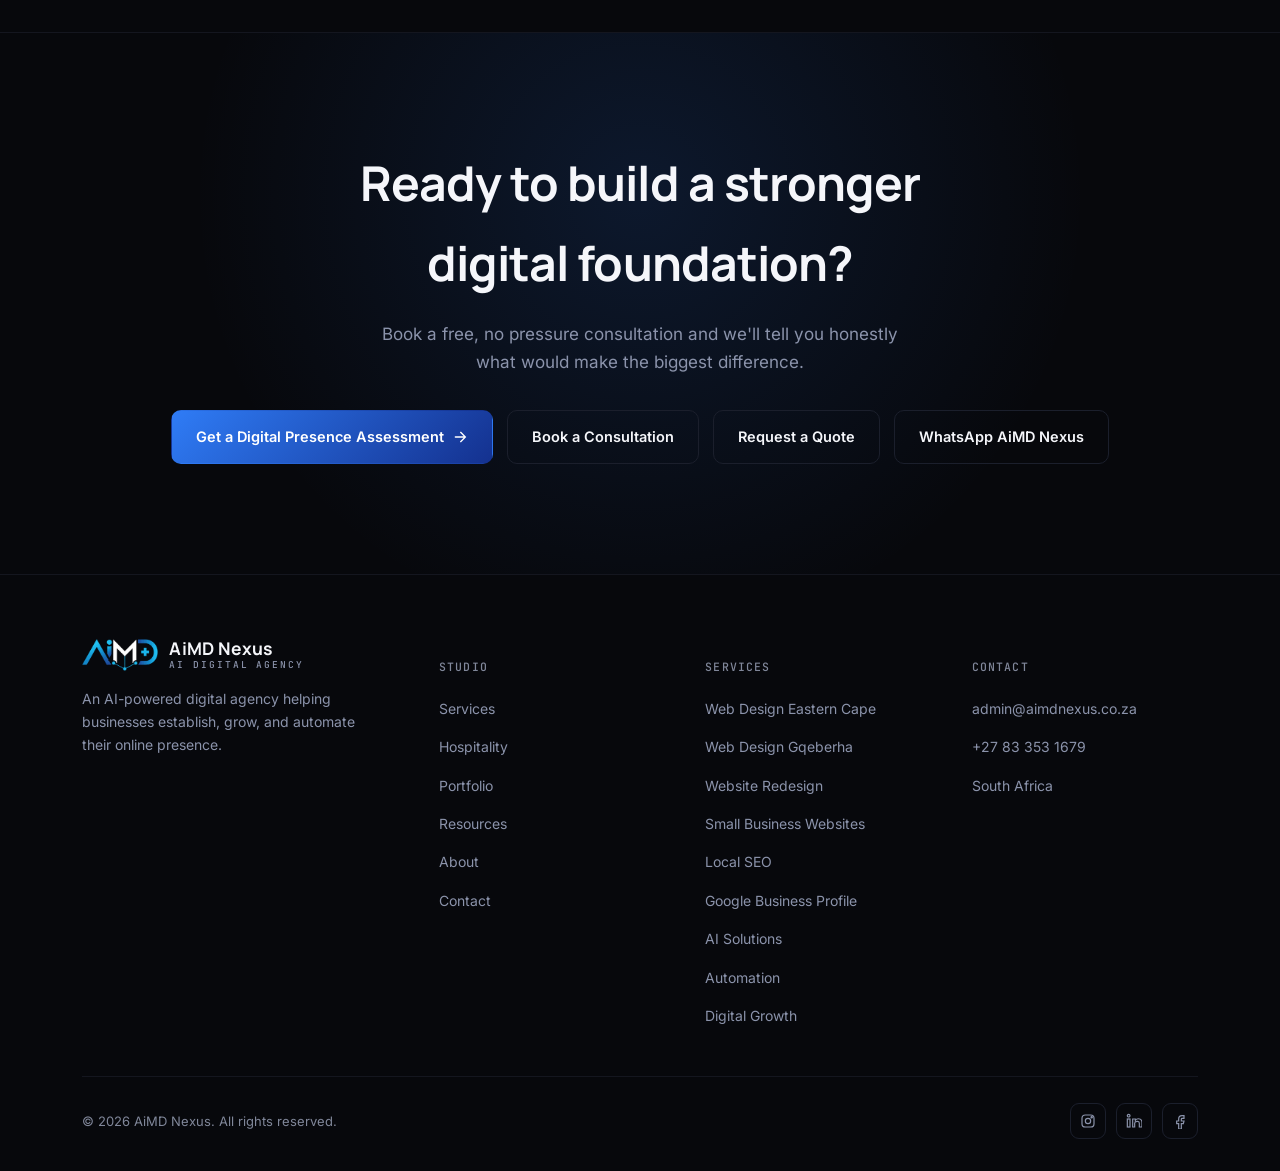
<file: website-redesign/index.html>
<!DOCTYPE html>
<html lang="en-ZA"><head><meta charset="UTF-8"><meta name="viewport" content="width=device-width, initial-scale=1.0">
<title>Website Redesign for Businesses | AiMD Nexus</title><meta name="description" content="Website redesign that improves trust, mobile experience and the path to enquiry. For businesses in Gqeberha, the Eastern Cape and across South Africa."><link rel="canonical" href="https://aimdnexus.co.za/website-redesign/">
<link rel="icon" type="image/png" href="/assets/aimd-logo.png">
<link rel="stylesheet" href="/assets/site.css">
<meta property="og:type" content="website"><meta property="og:site_name" content="AiMD Nexus"><meta property="og:locale" content="en_ZA">
<meta property="og:title" content="Website Redesign for Businesses | AiMD Nexus"><meta property="og:description" content="Website redesign that improves trust, mobile experience and the path to enquiry. For businesses in Gqeberha, the Eastern Cape and across South Africa."><meta property="og:url" content="https://aimdnexus.co.za/website-redesign/"><meta property="og:image" content="https://aimdnexus.co.za/assets/aimd-logo.png">
<meta name="twitter:card" content="summary"><meta name="twitter:title" content="Website Redesign for Businesses | AiMD Nexus"><meta name="twitter:description" content="Website redesign that improves trust, mobile experience and the path to enquiry. For businesses in Gqeberha, the Eastern Cape and across South Africa.">
<script type="application/ld+json">{"@context": "https://schema.org", "@graph": [{"@type": "ProfessionalService", "@id": "https://aimdnexus.co.za/#business", "name": "AiMD Nexus", "url": "https://aimdnexus.co.za/", "logo": "https://aimdnexus.co.za/assets/aimd-logo.png", "image": "https://aimdnexus.co.za/assets/aimd-logo.png", "email": "admin@aimdnexus.co.za", "telephone": "+27833531679", "description": "AiMD Nexus builds digital foundations that turn online visibility into enquiries: website design, redesign, local SEO, Google Business Profile optimisation, online booking and website maintenance.", "areaServed": [{"@type": "AdministrativeArea", "name": "Eastern Cape"}, {"@type": "City", "name": "Gqeberha"}, {"@type": "Country", "name": "South Africa"}], "knowsAbout": ["Web design", "Website redesign", "Local SEO", "Google Business Profile optimisation", "Online booking", "Website maintenance"]}, {"@type": "WebSite", "@id": "https://aimdnexus.co.za/#website", "url": "https://aimdnexus.co.za/", "name": "AiMD Nexus", "publisher": {"@id": "https://aimdnexus.co.za/#business"}}, {"@type": "WebPage", "@id": "https://aimdnexus.co.za/website-redesign/#webpage", "url": "https://aimdnexus.co.za/website-redesign/", "name": "Website Redesign for Businesses | AiMD Nexus", "description": "Website redesign that improves trust, mobile experience and the path to enquiry. For businesses in Gqeberha, the Eastern Cape and across South Africa.", "isPartOf": {"@id": "https://aimdnexus.co.za/#website"}, "breadcrumb": {"@id": "https://aimdnexus.co.za/website-redesign/#breadcrumb"}}, {"@type": "Service", "@id": "https://aimdnexus.co.za/website-redesign/#service", "name": "Website Redesign", "provider": {"@id": "https://aimdnexus.co.za/#business"}, "areaServed": [{"@type": "AdministrativeArea", "name": "Eastern Cape"}, {"@type": "City", "name": "Gqeberha"}, {"@type": "Country", "name": "South Africa"}], "url": "https://aimdnexus.co.za/website-redesign/"}, {"@type": "BreadcrumbList", "@id": "https://aimdnexus.co.za/website-redesign/#breadcrumb", "itemListElement": [{"@type": "ListItem", "position": 1, "name": "Home", "item": "https://aimdnexus.co.za/"}, {"@type": "ListItem", "position": 2, "name": "Website Redesign", "item": "https://aimdnexus.co.za/website-redesign/"}]}]}</script>
</head><body>
<header id="siteHeader">
  <nav>
    <a href="/" class="brand" aria-label="AiMD Nexus AI Digital Agency home">
      <img src="/assets/aimd-logo.png" alt="AiMD Nexus logo">
      <span class="brand-word">
        <span class="b1">AiMD Nexus</span>
        <span class="b2">AI DIGITAL AGENCY</span>
      </span>
    </a>
    <ul class="nav-links" id="navLinks">
      <li class="has-sub"><a href="/#services" data-nav>Services</a><ul class="sub"><li><a href="/web-design-eastern-cape/">Web Design Eastern Cape</a></li><li><a href="/web-design-gqeberha/">Web Design Gqeberha</a></li><li><a href="/website-redesign/">Website Redesign</a></li><li><a href="/small-business-websites/">Small Business Websites</a></li><li><a href="/local-seo/">Local SEO</a></li><li><a href="/google-business-profile-optimisation/">Google Business Profile</a></li></ul></li>
      <li><a href="/#hospitality" data-nav>Hospitality</a></li>
      <li><a href="/#portfolio" data-nav>Portfolio</a></li>
      <li><a href="/resources/">Resources</a></li>
      <li><a href="/#about" data-nav>About</a></li>
      <li><a href="/#contact" data-nav>Contact</a></li>
    </ul>
    <div class="nav-right">
      <a href="/#contact" class="btn btn-primary btn-sm">Request a Quote</a>
      <button class="burger" id="burger" aria-label="Toggle menu" aria-expanded="false">
        <span></span><span></span><span></span>
      </button>
    </div>
  </nav>
  <div class="mobile-panel" id="mobilePanel">
    <a href="/#services">Services</a>
    <a href="/web-design-eastern-cape/">Web Design Eastern Cape</a>
    <a href="/web-design-gqeberha/">Web Design Gqeberha</a>
    <a href="/website-redesign/">Website Redesign</a>
    <a href="/small-business-websites/">Small Business Websites</a>
    <a href="/local-seo/">Local SEO</a>
    <a href="/google-business-profile-optimisation/">Google Business Profile</a>
    <a href="/#hospitality">Hospitality</a>
    <a href="/#portfolio">Portfolio</a>
    <a href="/resources/">Resources</a>
    <a href="/#about">About</a>
    <a href="/#contact">Contact</a>
    <a href="/#contact" class="btn btn-primary">Request a Quote</a>
  </div>
</header>
<main><section class="hero page-hero"><div class="hero-glow" aria-hidden="true"></div><div class="wrap"><nav class="breadcrumb" aria-label="Breadcrumb" style="display:block;padding:0"><a href="/">Home</a> / Website Redesign</nav><h1>Is Your Website Holding Your Business Back?</h1><p class="hero-sub">A redesign should change how customers move from first visit to enquiry, not only how your site looks. We rebuild outdated business websites around trust, mobile use and a clear next step.</p><div class="hero-actions"><a href="/#audit" class="btn btn-primary">Get a Digital Presence Assessment <svg width="16" height="16" viewBox="0 0 24 24" fill="none" stroke="currentColor" stroke-width="2" stroke-linecap="round"><path d="M5 12h14M13 5l7 7-7 7"/></svg></a><a href="/#contact" class="btn btn-ghost">Request a Quote</a></div></div></section><section><div class="wrap"><div class="section-head" data-reveal><div class="eyebrow">SIGNS IT'S TIME</div><h2>Common signs a website needs work.</h2></div><div class="why-grid" data-reveal><div class="why-item"><h4>It looks dated</h4><p>Mismatched styles and old photos make a good business look unreliable.</p></div><div class="why-item"><h4>It's awkward on a phone</h4><p>Tiny text, hard buttons or sideways scrolling send visitors away.</p></div><div class="why-item"><h4>It's unclear what you offer</h4><p>If visitors can't tell what you do in a few seconds, they leave.</p></div><div class="why-item"><h4>Contact is hard</h4><p>Details are buried, forms are long, or there is no easy way to message you.</p></div><div class="why-item"><h4>Little reason to trust you</h4><p>No real work, no clear business details, nothing that proves you are who you say.</p></div><div class="why-item"><h4>It's slow or broken</h4><p>Pages that load slowly or links that fail cost you enquiries.</p></div></div></div></section><section><div class="wrap"><div class="section-head" data-reveal><div class="eyebrow">WHAT WE CHANGE</div><h2>The customer journey, not just the colours.</h2><p class=lead>We look at how a visitor moves from arriving to enquiring, then rebuild each step.</p></div></div></section><section style="padding-top:0;border-top:none"><div class="wrap"><div class="why-grid" data-reveal><div class="why-item"><h4>Mobile experience</h4><p>Designed for phones first, then scaled up for larger screens.</p></div><div class="why-item"><h4>Enquiry journey</h4><p>Quote forms, WhatsApp and booking placed where customers look for them.</p></div><div class="why-item"><h4>Messaging and structure</h4><p>Clear services, plain language and pages that follow how customers decide.</p></div><div class="why-item"><h4>Search foundations</h4><p>Sensible titles, headings, page structure and links, aligned with your <a href="/google-business-profile-optimisation/">Google Business Profile</a>.</p></div></div><div class="prose" data-reveal><p>We don't promise that a redesign will raise your rankings or bring a set number of enquiries. It removes the obstacles we can see and gives your site a stronger base to work from. If you aren't sure where the problem is, our guide on <a href="/resources/why-isnt-my-website-generating-enquiries/">why a website may not generate enquiries</a> is a good place to start.</p></div></div></section><section><div class="wrap"><div class="section-head" data-reveal><div class="eyebrow">BEFORE AND AFTER</div><h2>What changes in practice.</h2></div><div class="why-grid" data-reveal><div class="why-item"><h4>Weak contact journey → simple enquiry journey</h4><p>A visitor can ask, message or book without hunting for details.</p></div><div class="why-item"><h4>Outdated mobile experience → mobile-first design</h4><p>The site works properly on the device most people use.</p></div><div class="why-item"><h4>Vague services → clear service structure</h4><p>Each service is easy to find, understand and act on.</p></div></div></div></section><section><div class="wrap"><div class="section-head" data-reveal><div class="eyebrow">PROCESS</div><h2>How a redesign works.</h2></div><div class="why-grid" data-reveal><div class="why-item"><h4>1. Review</h4><p>We look at your current site, how customers reach it and where they drop off.</p></div><div class="why-item"><h4>2. Plan</h4><p>We agree the pages, message and enquiry paths before any design.</p></div><div class="why-item"><h4>3. Rebuild</h4><p>We design and build the new site, keeping what works.</p></div><div class="why-item"><h4>4. Launch and look after</h4><p>We check titles, links and redirects, then offer ongoing maintenance.</p></div></div></div></section><section><div class="wrap"><div class="section-head" data-reveal><div class="eyebrow">QUESTIONS</div><h2>Website redesign FAQs.</h2></div><div class="faq" data-reveal><details><summary>Will I lose my Google visibility if I redesign?</summary><p>It can happen if a redesign is done carelessly. We keep useful pages and addresses where we can, redirect any that change and check titles and headings before launch. No one can guarantee outcomes, but the risk can be managed.</p></details><details><summary>Do you need to rebuild everything?</summary><p>Not always. In the review we tell you honestly whether to improve what you have or rebuild it.</p></details><details><summary>How long does it take?</summary><p>It depends on the size of the site and how quickly content is ready. We give a timeline with your quote.</p></details></div></div></section><section><div class="wrap"><div class="section-head" data-reveal><div class="eyebrow">RELATED GUIDES</div><h2>Related reading and services.</h2></div><div class="res-grid" data-reveal><a class="res-card" href="/resources/why-isnt-my-website-generating-enquiries/"><h4>Why Isn't My Website Generating Enquiries?</h4><p>How to tell whether the problem is visibility, trust or a hard-to-use contact path.</p></a><a class="res-card" href="/resources/should-your-business-website-have-whatsapp/"><h4>Should Your Business Website Have WhatsApp?</h4><p>When a WhatsApp button helps, when it doesn't, and how to add it well.</p></a></div></div></section><section style="padding:30px 0 70px;border-top:none"><div class="wrap"><div class="prose" data-reveal><p>Redesigning for a smaller budget? See <a href="/small-business-websites/">small business websites</a>. Based in Gqeberha or elsewhere in the province? See <a href="/web-design-gqeberha/">web design in Gqeberha</a> and <a href="/web-design-eastern-cape/">web design in the Eastern Cape</a>.</p></div></div></section><section class="cta"><div class="wrap" data-reveal><h2>Ready to build a stronger digital foundation?</h2><p>Book a free, no pressure consultation and we'll tell you honestly what would make the biggest difference.</p><div class="hero-actions"><a href="/#audit" class="btn btn-primary">Get a Digital Presence Assessment <svg width="16" height="16" viewBox="0 0 24 24" fill="none" stroke="currentColor" stroke-width="2" stroke-linecap="round"><path d="M5 12h14M13 5l7 7-7 7"/></svg></a><a href="/#book" class="btn btn-ghost">Book a Consultation</a><a href="/#contact" class="btn btn-ghost">Request a Quote</a><a href="https://wa.me/27833531679?text=Hi%20AiMD%20Nexus%2C%20I%27d%20like%20to%20talk%20about%20a%20website." class="btn btn-ghost" rel="noopener">WhatsApp AiMD Nexus</a></div></div></section></main>
<footer>
  <div class="wrap">
    <div class="footer-top">
      <div class="footer-brand">
        <a href="/" class="brand">
          <img src="/assets/aimd-logo.png" alt="AiMD Nexus logo">
          <span class="brand-word">
            <span class="b1">AiMD Nexus</span>
            <span class="b2">AI DIGITAL AGENCY</span>
          </span>
        </a>
        <p>An AI-powered digital agency helping businesses establish, grow, and automate their online presence.</p>
      </div>
      <div class="footer-col">
        <h5>Studio</h5>
        <ul>
          <li><a href="/#services">Services</a></li>
          <li><a href="/#hospitality">Hospitality</a></li>
          <li><a href="/#portfolio">Portfolio</a></li>
          <li><a href="/resources/">Resources</a></li>
          <li><a href="/#about">About</a></li>
          <li><a href="/#contact">Contact</a></li>
        </ul>
      </div>
      <div class="footer-col">
        <h5>Services</h5>
        <ul>
          <li><a href="/web-design-eastern-cape/">Web Design Eastern Cape</a></li>
          <li><a href="/web-design-gqeberha/">Web Design Gqeberha</a></li>
          <li><a href="/website-redesign/">Website Redesign</a></li>
          <li><a href="/small-business-websites/">Small Business Websites</a></li>
          <li><a href="/local-seo/">Local SEO</a></li>
          <li><a href="/google-business-profile-optimisation/">Google Business Profile</a></li>
          <li><a href="/#services">AI Solutions</a></li>
          <li><a href="/#services">Automation</a></li>
          <li><a href="/#services">Digital Growth</a></li>
        </ul>
      </div>
      <div class="footer-col">
        <h5>Contact</h5>
        <ul>
          <li><a href="mailto:admin@aimdnexus.co.za">admin@aimdnexus.co.za</a></li>
          <li><a href="tel:+27833531679">+27 83 353 1679</a></li>
          <li><a href="/#contact">South Africa</a></li>
        </ul>
      </div>
    </div>
    <div class="footer-bottom">
      <p>© 2026 AiMD Nexus. All rights reserved.</p>
      <div class="socials">
        <a href="#" aria-label="Instagram"><svg viewBox="0 0 24 24" fill="none" stroke="currentColor" stroke-width="1.8"><rect x="3" y="3" width="18" height="18" rx="5"/><circle cx="12" cy="12" r="4"/><circle cx="17.5" cy="6.5" r="1"/></svg></a>
        <a href="#" aria-label="LinkedIn"><svg viewBox="0 0 24 24" fill="none" stroke="currentColor" stroke-width="1.8"><rect x="2" y="9" width="4" height="12"/><circle cx="4" cy="4" r="2"/><path d="M10 9h4v2c1-1.5 2.5-2.4 4.5-2.4 3.3 0 5.5 2 5.5 6V21h-4v-5.5c0-1.8-1-3-2.5-3S13 13.7 13 15.5V21h-3z"/></svg></a>
        <a href="#" aria-label="Facebook"><svg viewBox="0 0 24 24" fill="none" stroke="currentColor" stroke-width="1.8"><path d="M15 8h3V4h-3a5 5 0 0 0-5 5v3H7v4h3v8h4v-8h3l1-4h-4V9a1 1 0 0 1 1-1z"/></svg></a>
      </div>
    </div>
  </div>
</footer>
<script>
const hd=document.getElementById('siteHeader'),bt=document.getElementById('backTop'),bg=document.getElementById('burger'),mp=document.getElementById('mobilePanel');
addEventListener('scroll',()=>{hd.classList.toggle('scrolled',scrollY>10);bt&&bt.classList.toggle('show',scrollY>600)});
bg.addEventListener('click',()=>{const o=mp.classList.toggle('open');bg.classList.toggle('open',o);bg.setAttribute('aria-expanded',o)});
const io=new IntersectionObserver(es=>es.forEach(e=>{if(e.isIntersecting){e.target.classList.add('in-view');io.unobserve(e.target)}}),{threshold:.12});
document.querySelectorAll('[data-reveal]').forEach(el=>io.observe(el));
</script>
</body></html>
</file>
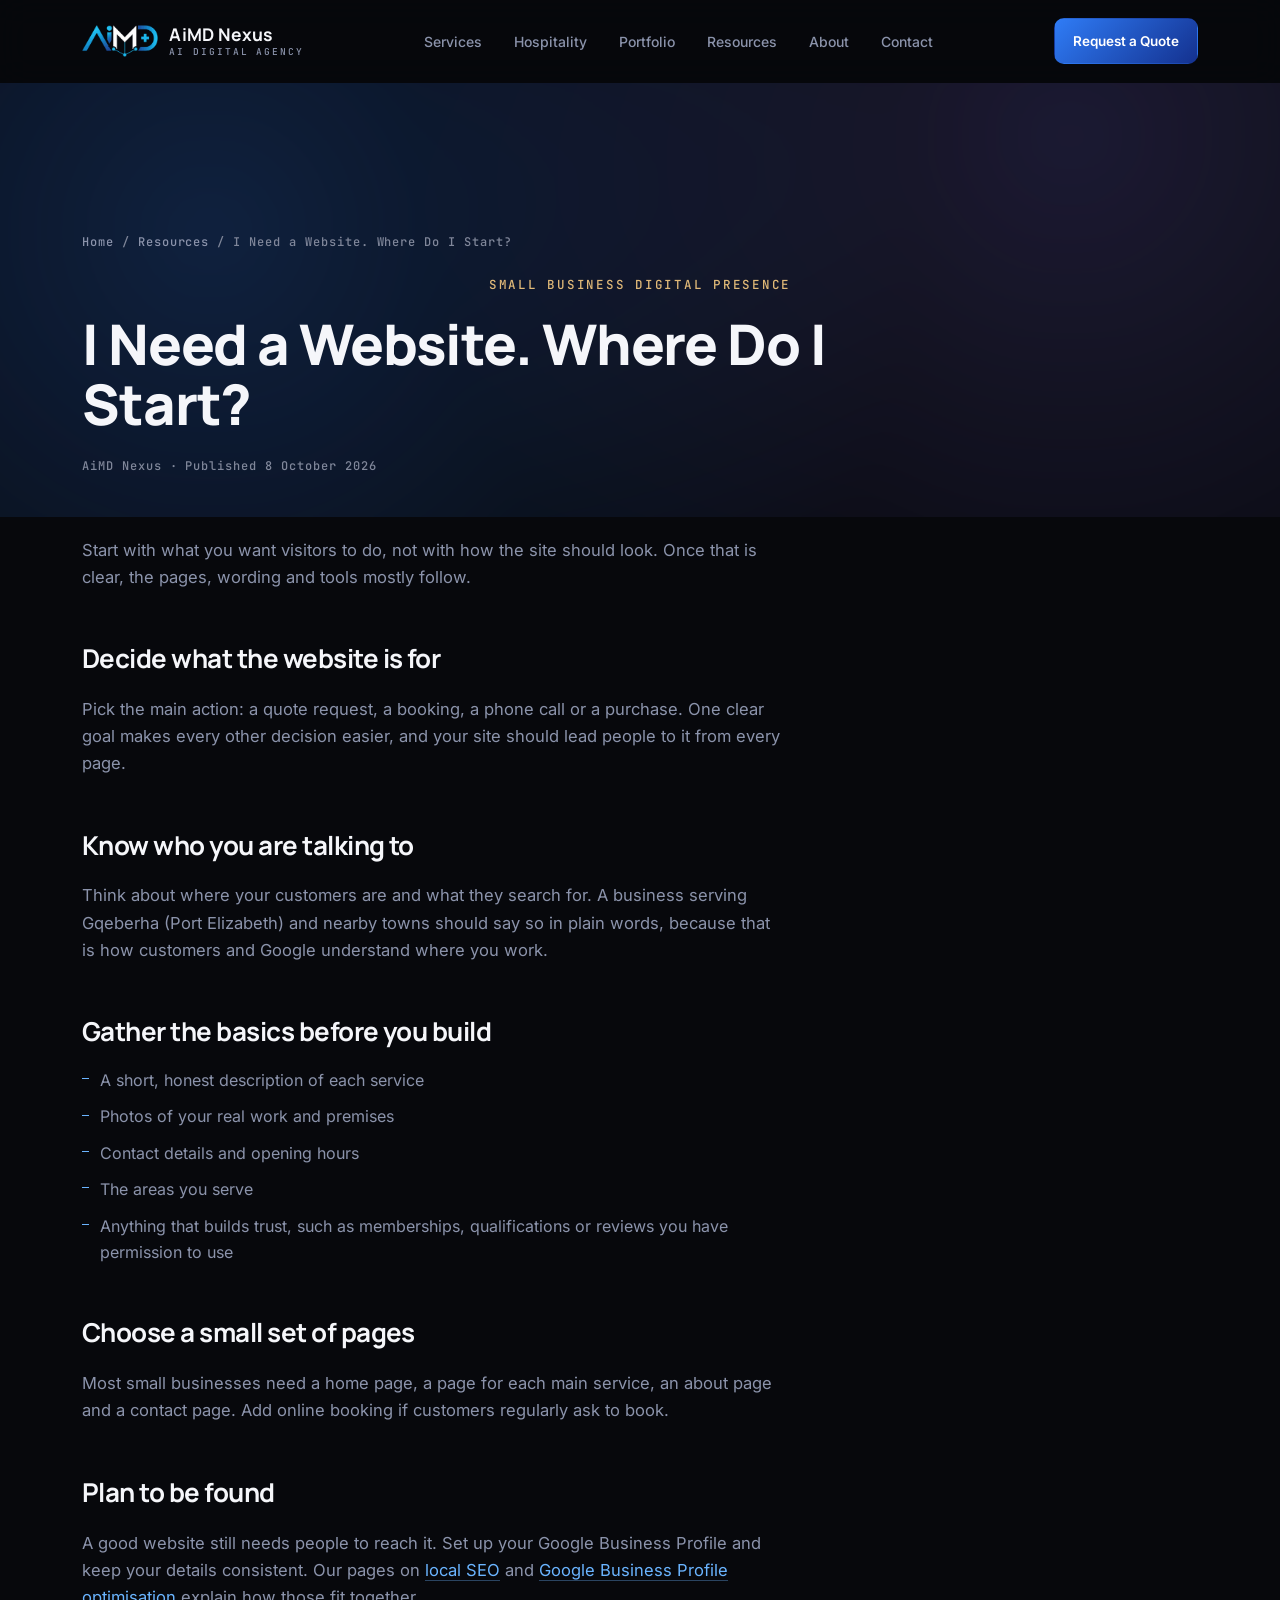
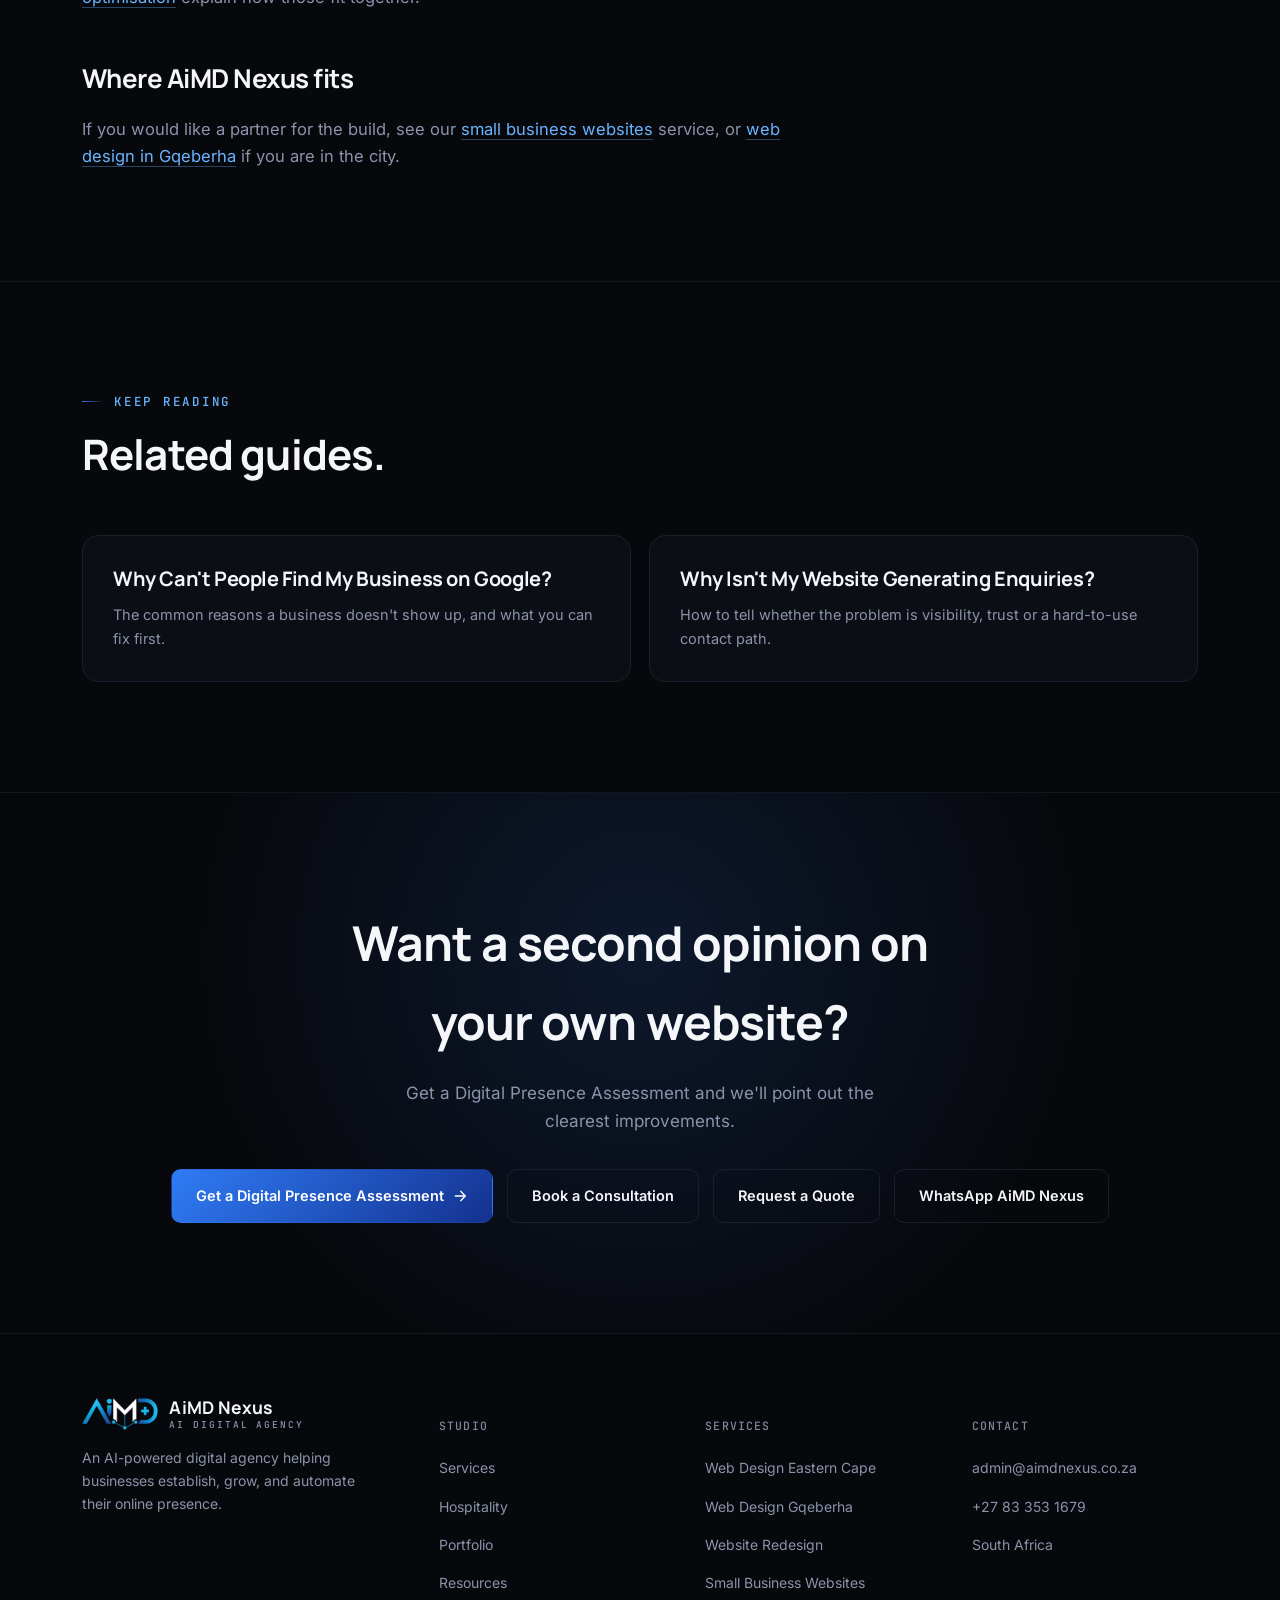
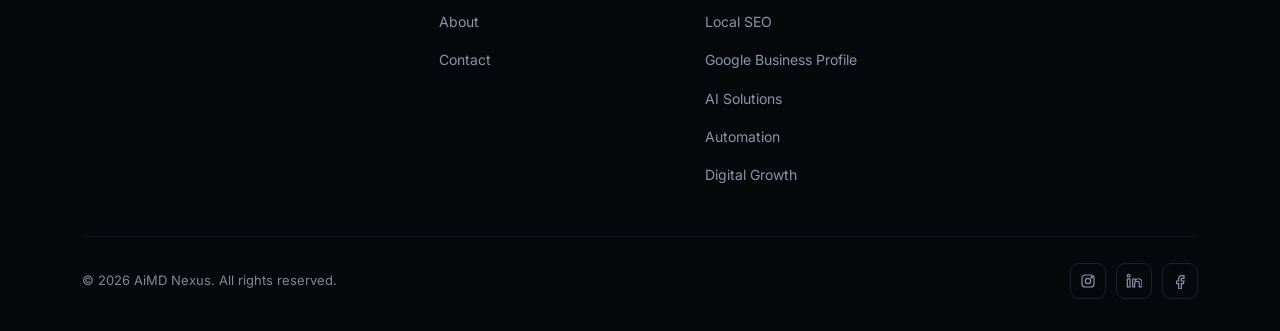
<file: resources/i-need-a-website-where-do-i-start/index.html>
<!DOCTYPE html>
<html lang="en-ZA"><head><meta charset="UTF-8"><meta name="viewport" content="width=device-width, initial-scale=1.0">
<title>I Need a Website. Where Do I Start? | AiMD Nexus</title><meta name="description" content="What to decide, gather and plan before you build or buy a business website."><link rel="canonical" href="https://aimdnexus.co.za/resources/i-need-a-website-where-do-i-start/">
<link rel="icon" type="image/png" href="/assets/aimd-logo.png">
<link rel="stylesheet" href="/assets/site.css">
<meta property="og:type" content="article"><meta property="og:site_name" content="AiMD Nexus"><meta property="og:locale" content="en_ZA">
<meta property="og:title" content="I Need a Website. Where Do I Start? | AiMD Nexus"><meta property="og:description" content="What to decide, gather and plan before you build or buy a business website."><meta property="og:url" content="https://aimdnexus.co.za/resources/i-need-a-website-where-do-i-start/"><meta property="og:image" content="https://aimdnexus.co.za/assets/aimd-logo.png">
<meta name="twitter:card" content="summary"><meta name="twitter:title" content="I Need a Website. Where Do I Start? | AiMD Nexus"><meta name="twitter:description" content="What to decide, gather and plan before you build or buy a business website.">
<script type="application/ld+json">{"@context": "https://schema.org", "@graph": [{"@type": "ProfessionalService", "@id": "https://aimdnexus.co.za/#business", "name": "AiMD Nexus", "url": "https://aimdnexus.co.za/", "logo": "https://aimdnexus.co.za/assets/aimd-logo.png", "image": "https://aimdnexus.co.za/assets/aimd-logo.png", "email": "admin@aimdnexus.co.za", "telephone": "+27833531679", "description": "AiMD Nexus builds digital foundations that turn online visibility into enquiries: website design, redesign, local SEO, Google Business Profile optimisation, online booking and website maintenance.", "areaServed": [{"@type": "AdministrativeArea", "name": "Eastern Cape"}, {"@type": "City", "name": "Gqeberha"}, {"@type": "Country", "name": "South Africa"}], "knowsAbout": ["Web design", "Website redesign", "Local SEO", "Google Business Profile optimisation", "Online booking", "Website maintenance"]}, {"@type": "WebSite", "@id": "https://aimdnexus.co.za/#website", "url": "https://aimdnexus.co.za/", "name": "AiMD Nexus", "publisher": {"@id": "https://aimdnexus.co.za/#business"}}, {"@type": "BlogPosting", "@id": "https://aimdnexus.co.za/resources/i-need-a-website-where-do-i-start/#article", "headline": "I Need a Website. Where Do I Start?", "description": "What to decide, gather and plan before you build or buy a business website.", "mainEntityOfPage": "https://aimdnexus.co.za/resources/i-need-a-website-where-do-i-start/", "datePublished": "2026-10-08", "dateModified": "2026-10-08", "author": {"@id": "https://aimdnexus.co.za/#business"}, "publisher": {"@id": "https://aimdnexus.co.za/#business"}, "articleSection": "Small Business Digital Presence"}, {"@type": "BreadcrumbList", "@id": "https://aimdnexus.co.za/resources/i-need-a-website-where-do-i-start/#breadcrumb", "itemListElement": [{"@type": "ListItem", "position": 1, "name": "Home", "item": "https://aimdnexus.co.za/"}, {"@type": "ListItem", "position": 2, "name": "Resources", "item": "https://aimdnexus.co.za/resources/"}, {"@type": "ListItem", "position": 3, "name": "I Need a Website. Where Do I Start?", "item": "https://aimdnexus.co.za/resources/i-need-a-website-where-do-i-start/"}]}]}</script>
</head><body>
<header id="siteHeader">
  <nav>
    <a href="/" class="brand" aria-label="AiMD Nexus AI Digital Agency home">
      <img src="/assets/aimd-logo.png" alt="AiMD Nexus logo">
      <span class="brand-word">
        <span class="b1">AiMD Nexus</span>
        <span class="b2">AI DIGITAL AGENCY</span>
      </span>
    </a>
    <ul class="nav-links" id="navLinks">
      <li class="has-sub"><a href="/#services" data-nav>Services</a><ul class="sub"><li><a href="/web-design-eastern-cape/">Web Design Eastern Cape</a></li><li><a href="/web-design-gqeberha/">Web Design Gqeberha</a></li><li><a href="/website-redesign/">Website Redesign</a></li><li><a href="/small-business-websites/">Small Business Websites</a></li><li><a href="/local-seo/">Local SEO</a></li><li><a href="/google-business-profile-optimisation/">Google Business Profile</a></li></ul></li>
      <li><a href="/#hospitality" data-nav>Hospitality</a></li>
      <li><a href="/#portfolio" data-nav>Portfolio</a></li>
      <li><a href="/resources/">Resources</a></li>
      <li><a href="/#about" data-nav>About</a></li>
      <li><a href="/#contact" data-nav>Contact</a></li>
    </ul>
    <div class="nav-right">
      <a href="/#contact" class="btn btn-primary btn-sm">Request a Quote</a>
      <button class="burger" id="burger" aria-label="Toggle menu" aria-expanded="false">
        <span></span><span></span><span></span>
      </button>
    </div>
  </nav>
  <div class="mobile-panel" id="mobilePanel">
    <a href="/#services">Services</a>
    <a href="/web-design-eastern-cape/">Web Design Eastern Cape</a>
    <a href="/web-design-gqeberha/">Web Design Gqeberha</a>
    <a href="/website-redesign/">Website Redesign</a>
    <a href="/small-business-websites/">Small Business Websites</a>
    <a href="/local-seo/">Local SEO</a>
    <a href="/google-business-profile-optimisation/">Google Business Profile</a>
    <a href="/#hospitality">Hospitality</a>
    <a href="/#portfolio">Portfolio</a>
    <a href="/resources/">Resources</a>
    <a href="/#about">About</a>
    <a href="/#contact">Contact</a>
    <a href="/#contact" class="btn btn-primary">Request a Quote</a>
  </div>
</header>
<main><section class="hero page-hero" style="padding-bottom:40px"><div class="hero-glow" aria-hidden="true"></div><div class="wrap"><nav class="breadcrumb" aria-label="Breadcrumb" style="display:block;padding:0"><a href="/">Home</a> / <a href="/resources/">Resources</a> / I Need a Website. Where Do I Start?</nav><div class="eyebrow gold">SMALL BUSINESS DIGITAL PRESENCE</div><h1>I Need a Website. Where Do I Start?</h1><p class="article-meta">AiMD Nexus · Published 8 October 2026</p></div></section><section style="padding-top:20px;border-top:none"><div class="wrap"><div class="prose article" data-reveal><p>Start with what you want visitors to do, not with how the site should look. Once that is clear, the pages, wording and tools mostly follow.</p><h2>Decide what the website is for</h2><p>Pick the main action: a quote request, a booking, a phone call or a purchase. One clear goal makes every other decision easier, and your site should lead people to it from every page.</p><h2>Know who you are talking to</h2><p>Think about where your customers are and what they search for. A business serving Gqeberha (Port Elizabeth) and nearby towns should say so in plain words, because that is how customers and Google understand where you work.</p><h2>Gather the basics before you build</h2><ul><li>A short, honest description of each service</li><li>Photos of your real work and premises</li><li>Contact details and opening hours</li><li>The areas you serve</li><li>Anything that builds trust, such as memberships, qualifications or reviews you have permission to use</li></ul><h2>Choose a small set of pages</h2><p>Most small businesses need a home page, a page for each main service, an about page and a contact page. Add online booking if customers regularly ask to book.</p><h2>Plan to be found</h2><p>A good website still needs people to reach it. Set up your Google Business Profile and keep your details consistent. Our pages on <a href="/local-seo/">local SEO</a> and <a href="/google-business-profile-optimisation/">Google Business Profile optimisation</a> explain how those fit together.</p><h2>Where AiMD Nexus fits</h2><p>If you would like a partner for the build, see our <a href="/small-business-websites/">small business websites</a> service, or <a href="/web-design-gqeberha/">web design in Gqeberha</a> if you are in the city.</p></div></div></section><section><div class="wrap"><div class="section-head" data-reveal><div class="eyebrow">KEEP READING</div><h2>Related guides.</h2></div><div class="res-grid" data-reveal><a class="res-card" href="/resources/why-cant-people-find-my-business-on-google/"><h4>Why Can't People Find My Business on Google?</h4><p>The common reasons a business doesn't show up, and what you can fix first.</p></a><a class="res-card" href="/resources/why-isnt-my-website-generating-enquiries/"><h4>Why Isn't My Website Generating Enquiries?</h4><p>How to tell whether the problem is visibility, trust or a hard-to-use contact path.</p></a></div></div></section><section class="cta"><div class="wrap" data-reveal><h2>Want a second opinion on your own website?</h2><p>Get a Digital Presence Assessment and we'll point out the clearest improvements. </p><div class="hero-actions"><a href="/#audit" class="btn btn-primary">Get a Digital Presence Assessment <svg width="16" height="16" viewBox="0 0 24 24" fill="none" stroke="currentColor" stroke-width="2" stroke-linecap="round"><path d="M5 12h14M13 5l7 7-7 7"/></svg></a><a href="/#book" class="btn btn-ghost">Book a Consultation</a><a href="/#contact" class="btn btn-ghost">Request a Quote</a><a href="https://wa.me/27833531679?text=Hi%20AiMD%20Nexus%2C%20I%27d%20like%20to%20talk%20about%20a%20website." class="btn btn-ghost" rel="noopener">WhatsApp AiMD Nexus</a></div></div></section></main>
<footer>
  <div class="wrap">
    <div class="footer-top">
      <div class="footer-brand">
        <a href="/" class="brand">
          <img src="/assets/aimd-logo.png" alt="AiMD Nexus logo">
          <span class="brand-word">
            <span class="b1">AiMD Nexus</span>
            <span class="b2">AI DIGITAL AGENCY</span>
          </span>
        </a>
        <p>An AI-powered digital agency helping businesses establish, grow, and automate their online presence.</p>
      </div>
      <div class="footer-col">
        <h5>Studio</h5>
        <ul>
          <li><a href="/#services">Services</a></li>
          <li><a href="/#hospitality">Hospitality</a></li>
          <li><a href="/#portfolio">Portfolio</a></li>
          <li><a href="/resources/">Resources</a></li>
          <li><a href="/#about">About</a></li>
          <li><a href="/#contact">Contact</a></li>
        </ul>
      </div>
      <div class="footer-col">
        <h5>Services</h5>
        <ul>
          <li><a href="/web-design-eastern-cape/">Web Design Eastern Cape</a></li>
          <li><a href="/web-design-gqeberha/">Web Design Gqeberha</a></li>
          <li><a href="/website-redesign/">Website Redesign</a></li>
          <li><a href="/small-business-websites/">Small Business Websites</a></li>
          <li><a href="/local-seo/">Local SEO</a></li>
          <li><a href="/google-business-profile-optimisation/">Google Business Profile</a></li>
          <li><a href="/#services">AI Solutions</a></li>
          <li><a href="/#services">Automation</a></li>
          <li><a href="/#services">Digital Growth</a></li>
        </ul>
      </div>
      <div class="footer-col">
        <h5>Contact</h5>
        <ul>
          <li><a href="mailto:admin@aimdnexus.co.za">admin@aimdnexus.co.za</a></li>
          <li><a href="tel:+27833531679">+27 83 353 1679</a></li>
          <li><a href="/#contact">South Africa</a></li>
        </ul>
      </div>
    </div>
    <div class="footer-bottom">
      <p>© 2026 AiMD Nexus. All rights reserved.</p>
      <div class="socials">
        <a href="#" aria-label="Instagram"><svg viewBox="0 0 24 24" fill="none" stroke="currentColor" stroke-width="1.8"><rect x="3" y="3" width="18" height="18" rx="5"/><circle cx="12" cy="12" r="4"/><circle cx="17.5" cy="6.5" r="1"/></svg></a>
        <a href="#" aria-label="LinkedIn"><svg viewBox="0 0 24 24" fill="none" stroke="currentColor" stroke-width="1.8"><rect x="2" y="9" width="4" height="12"/><circle cx="4" cy="4" r="2"/><path d="M10 9h4v2c1-1.5 2.5-2.4 4.5-2.4 3.3 0 5.5 2 5.5 6V21h-4v-5.5c0-1.8-1-3-2.5-3S13 13.7 13 15.5V21h-3z"/></svg></a>
        <a href="#" aria-label="Facebook"><svg viewBox="0 0 24 24" fill="none" stroke="currentColor" stroke-width="1.8"><path d="M15 8h3V4h-3a5 5 0 0 0-5 5v3H7v4h3v8h4v-8h3l1-4h-4V9a1 1 0 0 1 1-1z"/></svg></a>
      </div>
    </div>
  </div>
</footer>
<script>
const hd=document.getElementById('siteHeader'),bt=document.getElementById('backTop'),bg=document.getElementById('burger'),mp=document.getElementById('mobilePanel');
addEventListener('scroll',()=>{hd.classList.toggle('scrolled',scrollY>10);bt&&bt.classList.toggle('show',scrollY>600)});
bg.addEventListener('click',()=>{const o=mp.classList.toggle('open');bg.classList.toggle('open',o);bg.setAttribute('aria-expanded',o)});
const io=new IntersectionObserver(es=>es.forEach(e=>{if(e.isIntersecting){e.target.classList.add('in-view');io.unobserve(e.target)}}),{threshold:.12});
document.querySelectorAll('[data-reveal]').forEach(el=>io.observe(el));
</script>
</body></html>
</file>
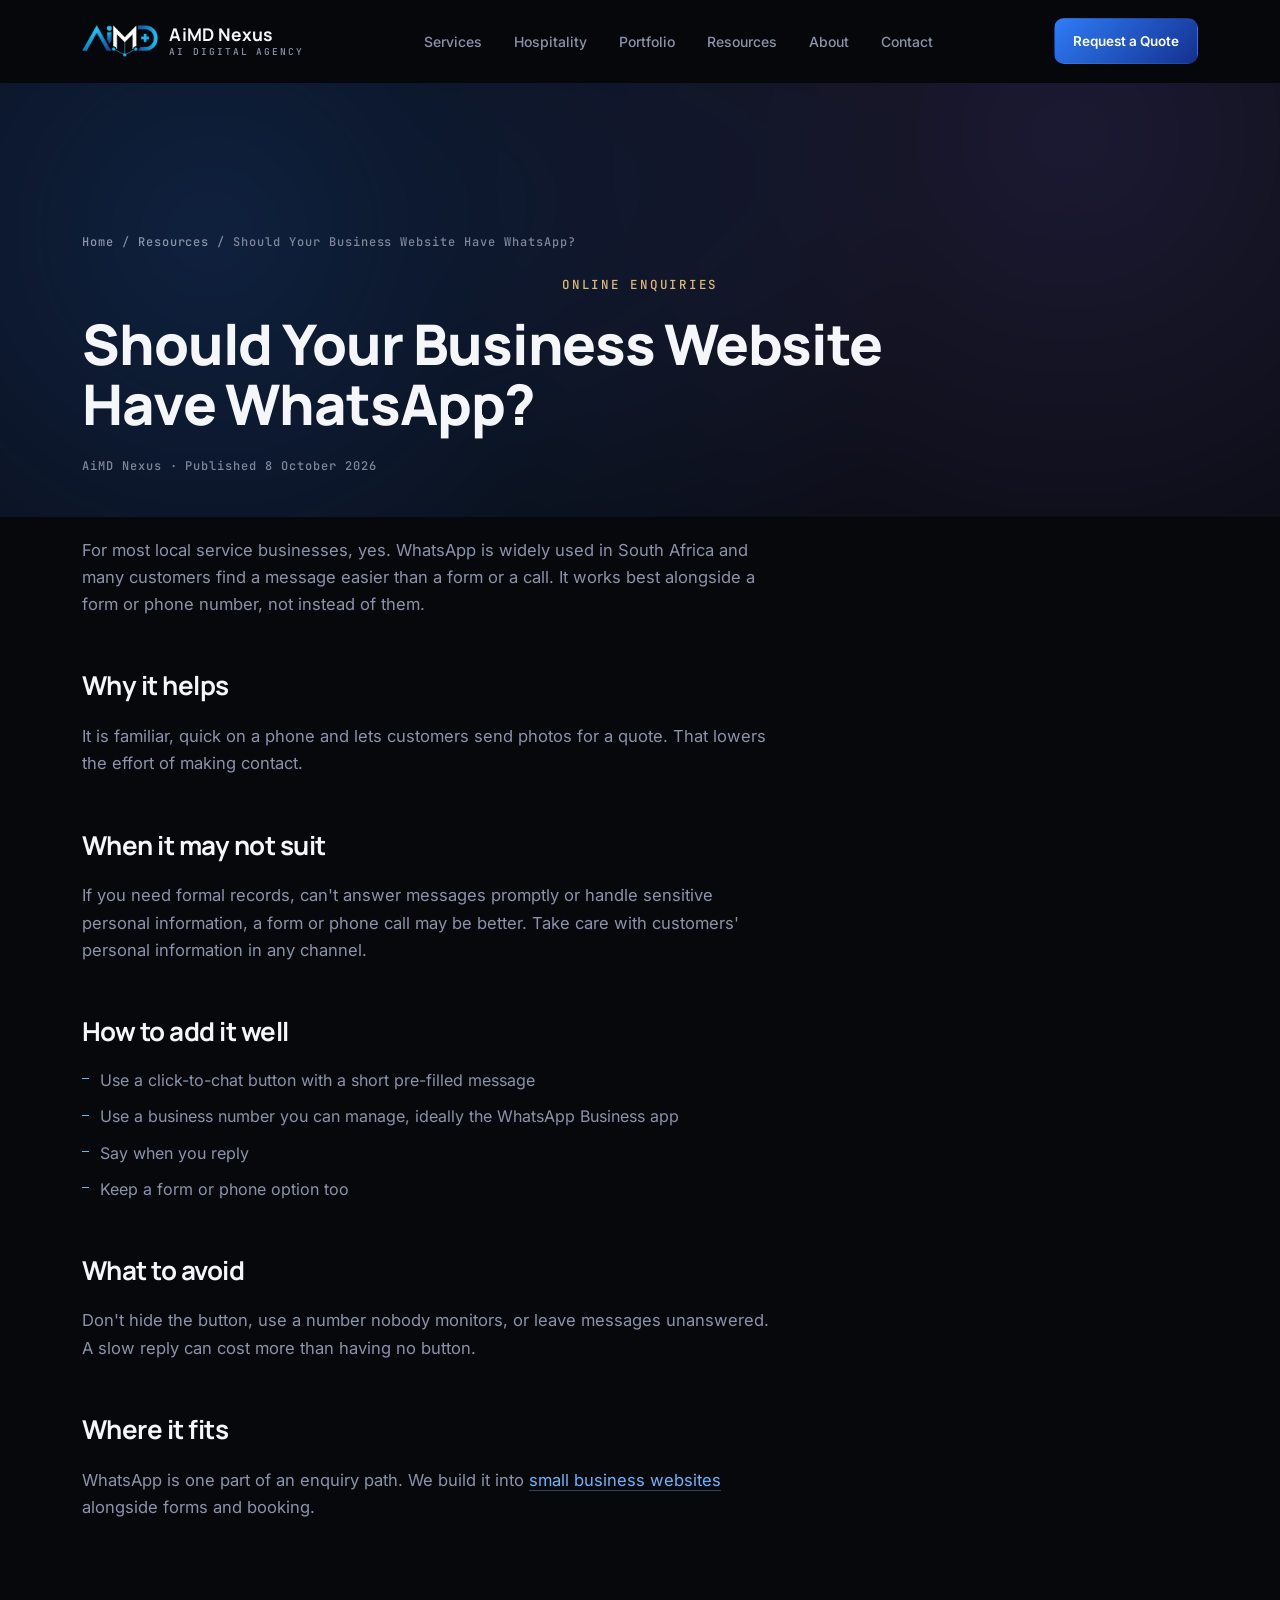
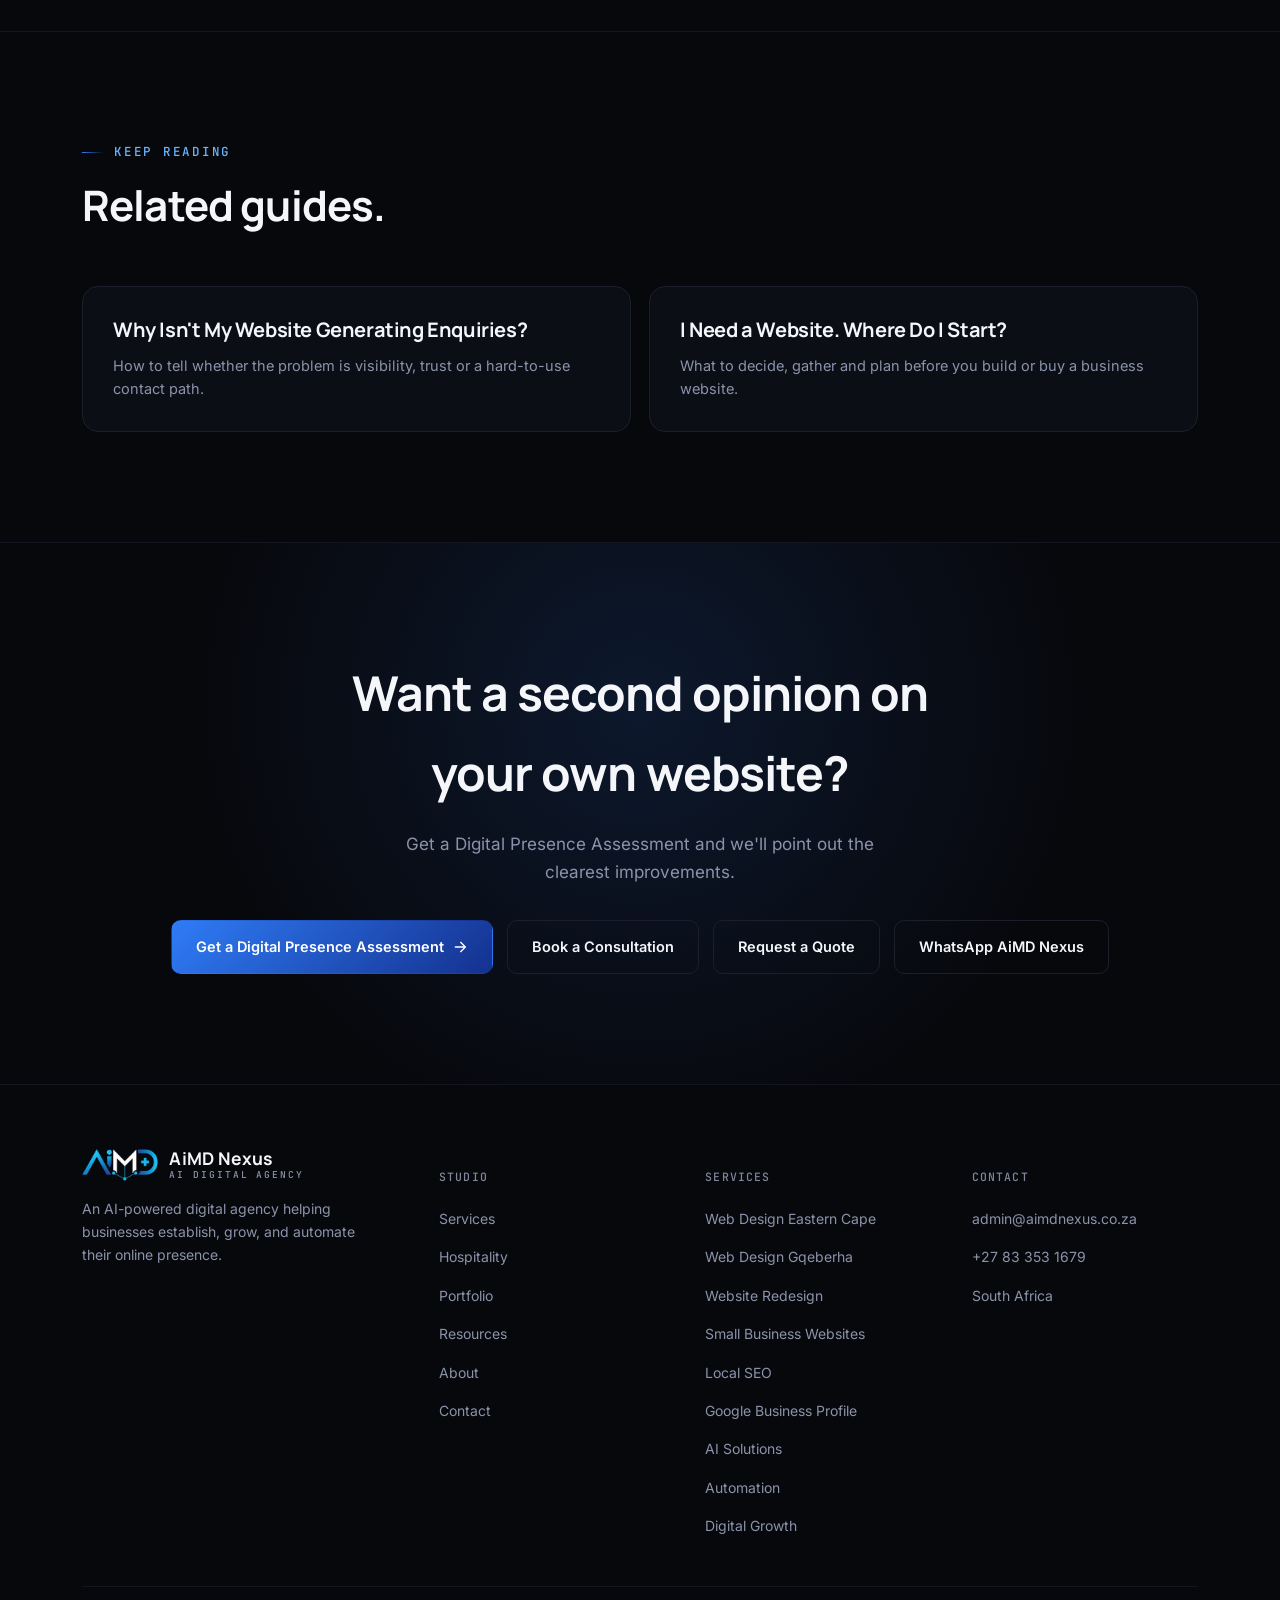
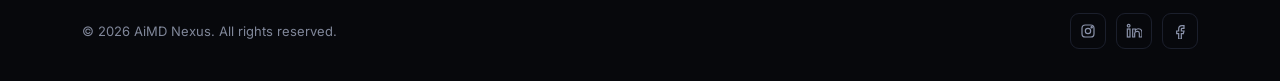
<file: resources/should-your-business-website-have-whatsapp/index.html>
<!DOCTYPE html>
<html lang="en-ZA"><head><meta charset="UTF-8"><meta name="viewport" content="width=device-width, initial-scale=1.0">
<title>Should Your Business Website Have WhatsApp? | AiMD Nexus</title><meta name="description" content="When a WhatsApp button helps, when it doesn't, and how to add it well."><link rel="canonical" href="https://aimdnexus.co.za/resources/should-your-business-website-have-whatsapp/">
<link rel="icon" type="image/png" href="/assets/aimd-logo.png">
<link rel="stylesheet" href="/assets/site.css">
<meta property="og:type" content="article"><meta property="og:site_name" content="AiMD Nexus"><meta property="og:locale" content="en_ZA">
<meta property="og:title" content="Should Your Business Website Have WhatsApp? | AiMD Nexus"><meta property="og:description" content="When a WhatsApp button helps, when it doesn't, and how to add it well."><meta property="og:url" content="https://aimdnexus.co.za/resources/should-your-business-website-have-whatsapp/"><meta property="og:image" content="https://aimdnexus.co.za/assets/aimd-logo.png">
<meta name="twitter:card" content="summary"><meta name="twitter:title" content="Should Your Business Website Have WhatsApp? | AiMD Nexus"><meta name="twitter:description" content="When a WhatsApp button helps, when it doesn't, and how to add it well.">
<script type="application/ld+json">{"@context": "https://schema.org", "@graph": [{"@type": "ProfessionalService", "@id": "https://aimdnexus.co.za/#business", "name": "AiMD Nexus", "url": "https://aimdnexus.co.za/", "logo": "https://aimdnexus.co.za/assets/aimd-logo.png", "image": "https://aimdnexus.co.za/assets/aimd-logo.png", "email": "admin@aimdnexus.co.za", "telephone": "+27833531679", "description": "AiMD Nexus builds digital foundations that turn online visibility into enquiries: website design, redesign, local SEO, Google Business Profile optimisation, online booking and website maintenance.", "areaServed": [{"@type": "AdministrativeArea", "name": "Eastern Cape"}, {"@type": "City", "name": "Gqeberha"}, {"@type": "Country", "name": "South Africa"}], "knowsAbout": ["Web design", "Website redesign", "Local SEO", "Google Business Profile optimisation", "Online booking", "Website maintenance"]}, {"@type": "WebSite", "@id": "https://aimdnexus.co.za/#website", "url": "https://aimdnexus.co.za/", "name": "AiMD Nexus", "publisher": {"@id": "https://aimdnexus.co.za/#business"}}, {"@type": "BlogPosting", "@id": "https://aimdnexus.co.za/resources/should-your-business-website-have-whatsapp/#article", "headline": "Should Your Business Website Have WhatsApp?", "description": "When a WhatsApp button helps, when it doesn't, and how to add it well.", "mainEntityOfPage": "https://aimdnexus.co.za/resources/should-your-business-website-have-whatsapp/", "datePublished": "2026-10-08", "dateModified": "2026-10-08", "author": {"@id": "https://aimdnexus.co.za/#business"}, "publisher": {"@id": "https://aimdnexus.co.za/#business"}, "articleSection": "Online Enquiries"}, {"@type": "BreadcrumbList", "@id": "https://aimdnexus.co.za/resources/should-your-business-website-have-whatsapp/#breadcrumb", "itemListElement": [{"@type": "ListItem", "position": 1, "name": "Home", "item": "https://aimdnexus.co.za/"}, {"@type": "ListItem", "position": 2, "name": "Resources", "item": "https://aimdnexus.co.za/resources/"}, {"@type": "ListItem", "position": 3, "name": "Should Your Business Website Have WhatsApp?", "item": "https://aimdnexus.co.za/resources/should-your-business-website-have-whatsapp/"}]}]}</script>
</head><body>
<header id="siteHeader">
  <nav>
    <a href="/" class="brand" aria-label="AiMD Nexus AI Digital Agency home">
      <img src="/assets/aimd-logo.png" alt="AiMD Nexus logo">
      <span class="brand-word">
        <span class="b1">AiMD Nexus</span>
        <span class="b2">AI DIGITAL AGENCY</span>
      </span>
    </a>
    <ul class="nav-links" id="navLinks">
      <li class="has-sub"><a href="/#services" data-nav>Services</a><ul class="sub"><li><a href="/web-design-eastern-cape/">Web Design Eastern Cape</a></li><li><a href="/web-design-gqeberha/">Web Design Gqeberha</a></li><li><a href="/website-redesign/">Website Redesign</a></li><li><a href="/small-business-websites/">Small Business Websites</a></li><li><a href="/local-seo/">Local SEO</a></li><li><a href="/google-business-profile-optimisation/">Google Business Profile</a></li></ul></li>
      <li><a href="/#hospitality" data-nav>Hospitality</a></li>
      <li><a href="/#portfolio" data-nav>Portfolio</a></li>
      <li><a href="/resources/">Resources</a></li>
      <li><a href="/#about" data-nav>About</a></li>
      <li><a href="/#contact" data-nav>Contact</a></li>
    </ul>
    <div class="nav-right">
      <a href="/#contact" class="btn btn-primary btn-sm">Request a Quote</a>
      <button class="burger" id="burger" aria-label="Toggle menu" aria-expanded="false">
        <span></span><span></span><span></span>
      </button>
    </div>
  </nav>
  <div class="mobile-panel" id="mobilePanel">
    <a href="/#services">Services</a>
    <a href="/web-design-eastern-cape/">Web Design Eastern Cape</a>
    <a href="/web-design-gqeberha/">Web Design Gqeberha</a>
    <a href="/website-redesign/">Website Redesign</a>
    <a href="/small-business-websites/">Small Business Websites</a>
    <a href="/local-seo/">Local SEO</a>
    <a href="/google-business-profile-optimisation/">Google Business Profile</a>
    <a href="/#hospitality">Hospitality</a>
    <a href="/#portfolio">Portfolio</a>
    <a href="/resources/">Resources</a>
    <a href="/#about">About</a>
    <a href="/#contact">Contact</a>
    <a href="/#contact" class="btn btn-primary">Request a Quote</a>
  </div>
</header>
<main><section class="hero page-hero" style="padding-bottom:40px"><div class="hero-glow" aria-hidden="true"></div><div class="wrap"><nav class="breadcrumb" aria-label="Breadcrumb" style="display:block;padding:0"><a href="/">Home</a> / <a href="/resources/">Resources</a> / Should Your Business Website Have WhatsApp?</nav><div class="eyebrow gold">ONLINE ENQUIRIES</div><h1>Should Your Business Website Have WhatsApp?</h1><p class="article-meta">AiMD Nexus · Published 8 October 2026</p></div></section><section style="padding-top:20px;border-top:none"><div class="wrap"><div class="prose article" data-reveal><p>For most local service businesses, yes. WhatsApp is widely used in South Africa and many customers find a message easier than a form or a call. It works best alongside a form or phone number, not instead of them.</p><h2>Why it helps</h2><p>It is familiar, quick on a phone and lets customers send photos for a quote. That lowers the effort of making contact.</p><h2>When it may not suit</h2><p>If you need formal records, can't answer messages promptly or handle sensitive personal information, a form or phone call may be better. Take care with customers' personal information in any channel.</p><h2>How to add it well</h2><ul><li>Use a click-to-chat button with a short pre-filled message</li><li>Use a business number you can manage, ideally the WhatsApp Business app</li><li>Say when you reply</li><li>Keep a form or phone option too</li></ul><h2>What to avoid</h2><p>Don't hide the button, use a number nobody monitors, or leave messages unanswered. A slow reply can cost more than having no button.</p><h2>Where it fits</h2><p>WhatsApp is one part of an enquiry path. We build it into <a href="/small-business-websites/">small business websites</a> alongside forms and booking.</p></div></div></section><section><div class="wrap"><div class="section-head" data-reveal><div class="eyebrow">KEEP READING</div><h2>Related guides.</h2></div><div class="res-grid" data-reveal><a class="res-card" href="/resources/why-isnt-my-website-generating-enquiries/"><h4>Why Isn't My Website Generating Enquiries?</h4><p>How to tell whether the problem is visibility, trust or a hard-to-use contact path.</p></a><a class="res-card" href="/resources/i-need-a-website-where-do-i-start/"><h4>I Need a Website. Where Do I Start?</h4><p>What to decide, gather and plan before you build or buy a business website.</p></a></div></div></section><section class="cta"><div class="wrap" data-reveal><h2>Want a second opinion on your own website?</h2><p>Get a Digital Presence Assessment and we'll point out the clearest improvements. </p><div class="hero-actions"><a href="/#audit" class="btn btn-primary">Get a Digital Presence Assessment <svg width="16" height="16" viewBox="0 0 24 24" fill="none" stroke="currentColor" stroke-width="2" stroke-linecap="round"><path d="M5 12h14M13 5l7 7-7 7"/></svg></a><a href="/#book" class="btn btn-ghost">Book a Consultation</a><a href="/#contact" class="btn btn-ghost">Request a Quote</a><a href="https://wa.me/27833531679?text=Hi%20AiMD%20Nexus%2C%20I%27d%20like%20to%20talk%20about%20a%20website." class="btn btn-ghost" rel="noopener">WhatsApp AiMD Nexus</a></div></div></section></main>
<footer>
  <div class="wrap">
    <div class="footer-top">
      <div class="footer-brand">
        <a href="/" class="brand">
          <img src="/assets/aimd-logo.png" alt="AiMD Nexus logo">
          <span class="brand-word">
            <span class="b1">AiMD Nexus</span>
            <span class="b2">AI DIGITAL AGENCY</span>
          </span>
        </a>
        <p>An AI-powered digital agency helping businesses establish, grow, and automate their online presence.</p>
      </div>
      <div class="footer-col">
        <h5>Studio</h5>
        <ul>
          <li><a href="/#services">Services</a></li>
          <li><a href="/#hospitality">Hospitality</a></li>
          <li><a href="/#portfolio">Portfolio</a></li>
          <li><a href="/resources/">Resources</a></li>
          <li><a href="/#about">About</a></li>
          <li><a href="/#contact">Contact</a></li>
        </ul>
      </div>
      <div class="footer-col">
        <h5>Services</h5>
        <ul>
          <li><a href="/web-design-eastern-cape/">Web Design Eastern Cape</a></li>
          <li><a href="/web-design-gqeberha/">Web Design Gqeberha</a></li>
          <li><a href="/website-redesign/">Website Redesign</a></li>
          <li><a href="/small-business-websites/">Small Business Websites</a></li>
          <li><a href="/local-seo/">Local SEO</a></li>
          <li><a href="/google-business-profile-optimisation/">Google Business Profile</a></li>
          <li><a href="/#services">AI Solutions</a></li>
          <li><a href="/#services">Automation</a></li>
          <li><a href="/#services">Digital Growth</a></li>
        </ul>
      </div>
      <div class="footer-col">
        <h5>Contact</h5>
        <ul>
          <li><a href="mailto:admin@aimdnexus.co.za">admin@aimdnexus.co.za</a></li>
          <li><a href="tel:+27833531679">+27 83 353 1679</a></li>
          <li><a href="/#contact">South Africa</a></li>
        </ul>
      </div>
    </div>
    <div class="footer-bottom">
      <p>© 2026 AiMD Nexus. All rights reserved.</p>
      <div class="socials">
        <a href="#" aria-label="Instagram"><svg viewBox="0 0 24 24" fill="none" stroke="currentColor" stroke-width="1.8"><rect x="3" y="3" width="18" height="18" rx="5"/><circle cx="12" cy="12" r="4"/><circle cx="17.5" cy="6.5" r="1"/></svg></a>
        <a href="#" aria-label="LinkedIn"><svg viewBox="0 0 24 24" fill="none" stroke="currentColor" stroke-width="1.8"><rect x="2" y="9" width="4" height="12"/><circle cx="4" cy="4" r="2"/><path d="M10 9h4v2c1-1.5 2.5-2.4 4.5-2.4 3.3 0 5.5 2 5.5 6V21h-4v-5.5c0-1.8-1-3-2.5-3S13 13.7 13 15.5V21h-3z"/></svg></a>
        <a href="#" aria-label="Facebook"><svg viewBox="0 0 24 24" fill="none" stroke="currentColor" stroke-width="1.8"><path d="M15 8h3V4h-3a5 5 0 0 0-5 5v3H7v4h3v8h4v-8h3l1-4h-4V9a1 1 0 0 1 1-1z"/></svg></a>
      </div>
    </div>
  </div>
</footer>
<script>
const hd=document.getElementById('siteHeader'),bt=document.getElementById('backTop'),bg=document.getElementById('burger'),mp=document.getElementById('mobilePanel');
addEventListener('scroll',()=>{hd.classList.toggle('scrolled',scrollY>10);bt&&bt.classList.toggle('show',scrollY>600)});
bg.addEventListener('click',()=>{const o=mp.classList.toggle('open');bg.classList.toggle('open',o);bg.setAttribute('aria-expanded',o)});
const io=new IntersectionObserver(es=>es.forEach(e=>{if(e.isIntersecting){e.target.classList.add('in-view');io.unobserve(e.target)}}),{threshold:.12});
document.querySelectorAll('[data-reveal]').forEach(el=>io.observe(el));
</script>
</body></html>
</file>
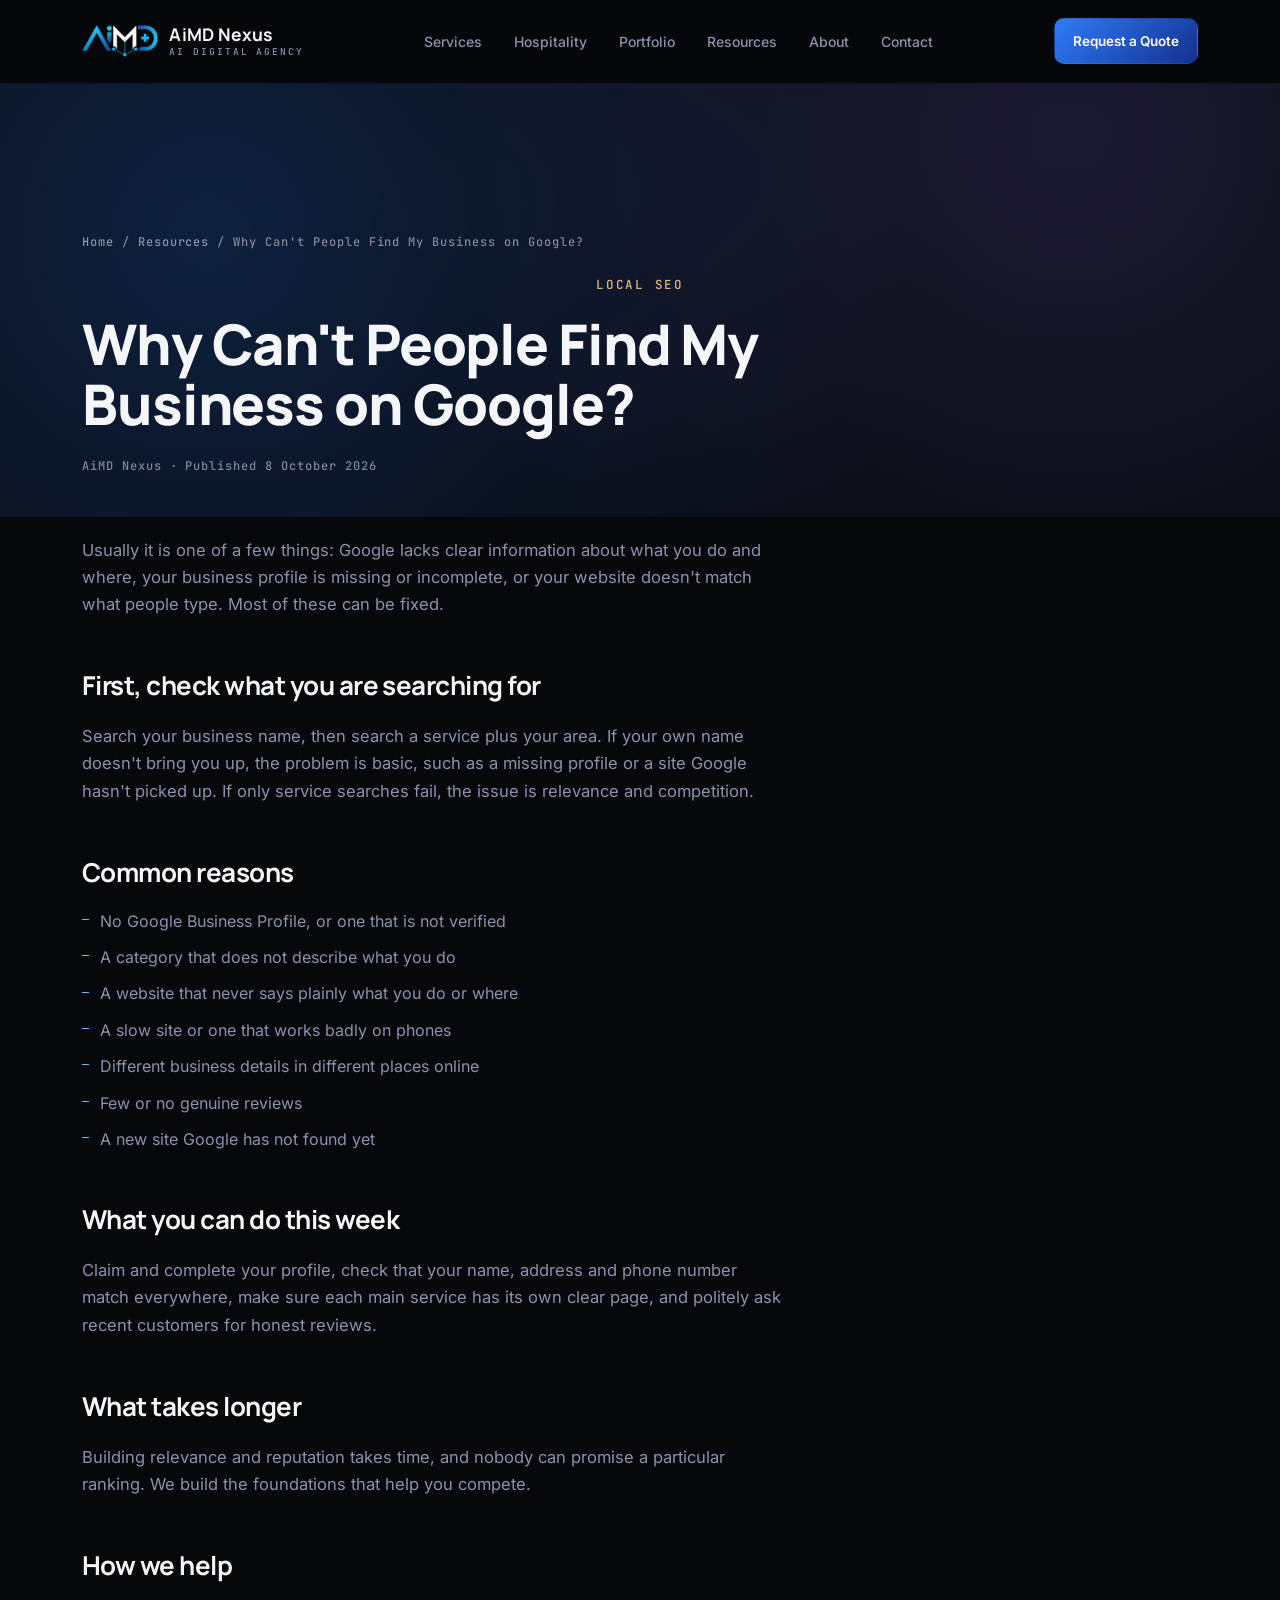
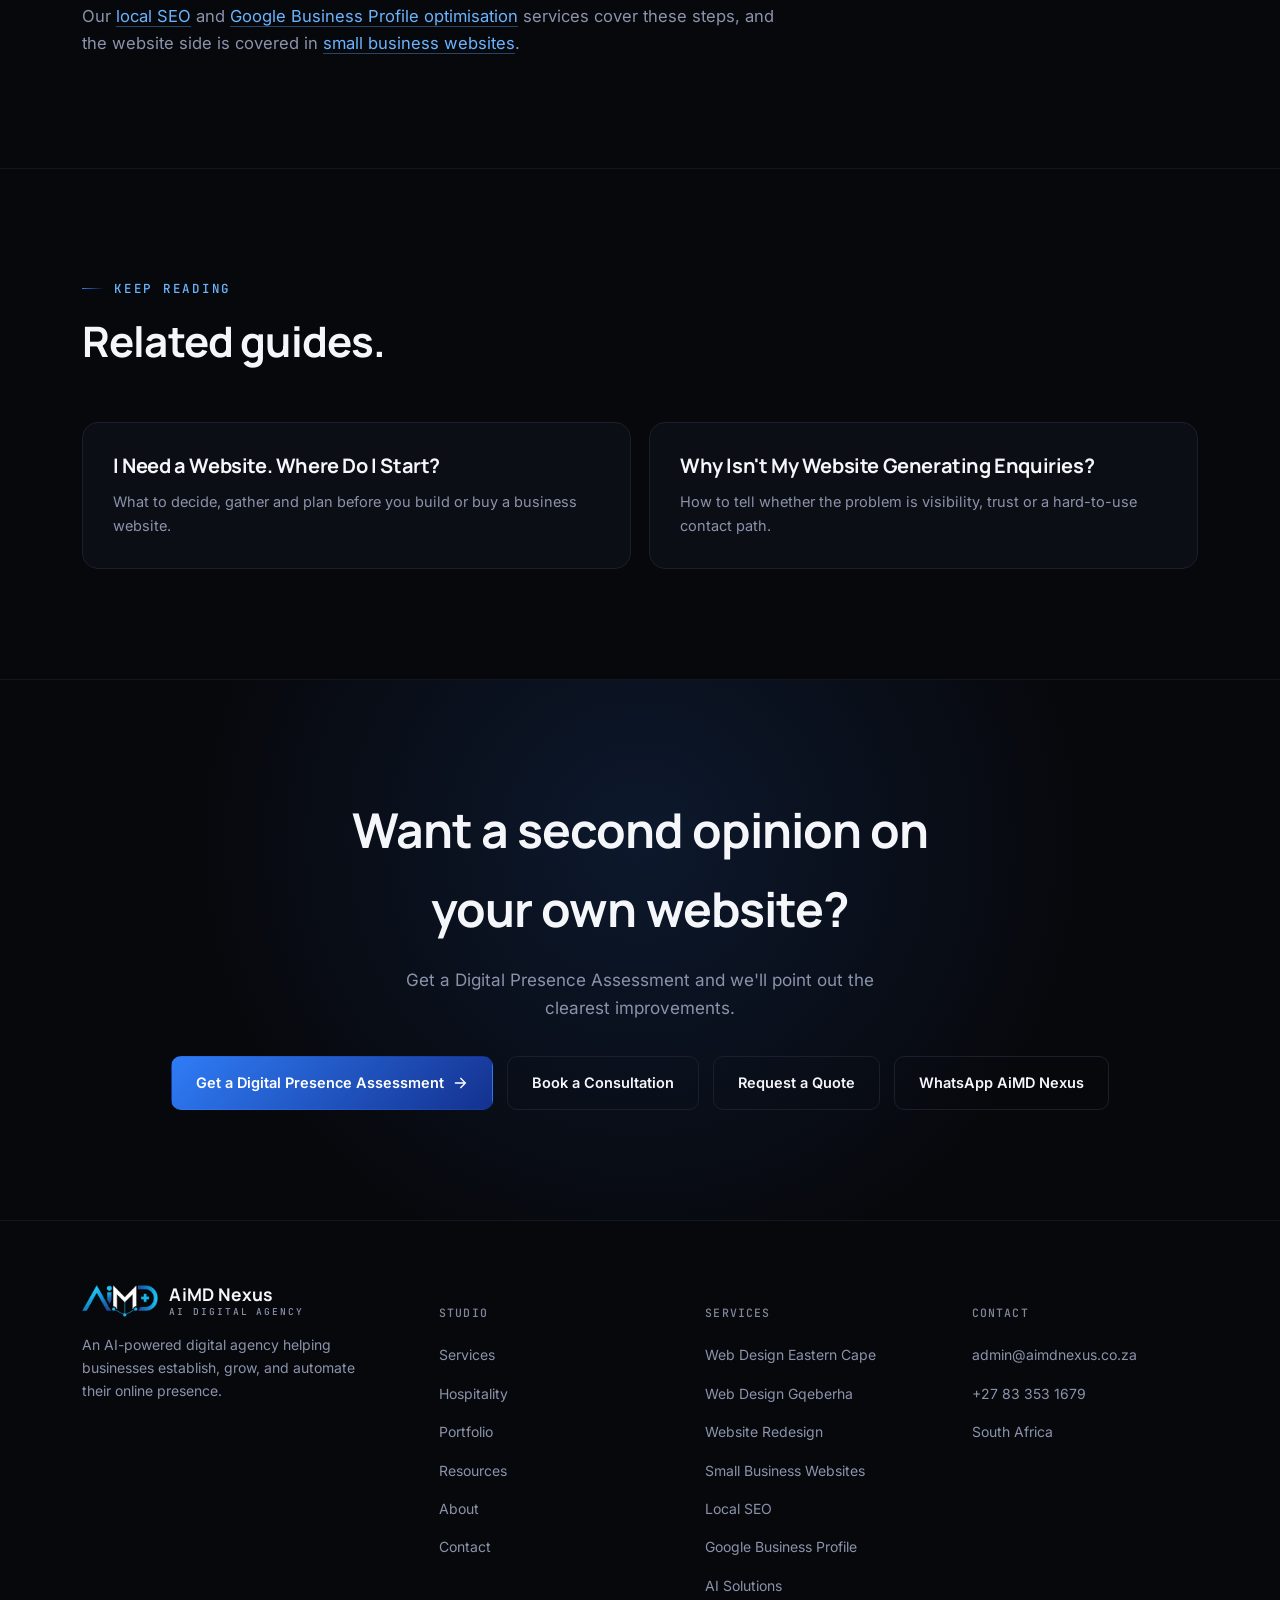
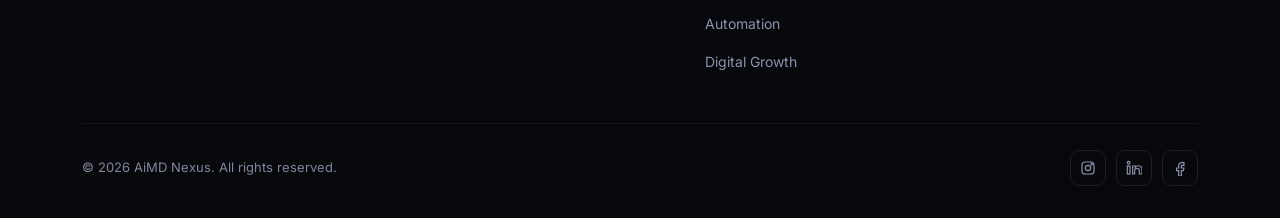
<file: resources/why-cant-people-find-my-business-on-google/index.html>
<!DOCTYPE html>
<html lang="en-ZA"><head><meta charset="UTF-8"><meta name="viewport" content="width=device-width, initial-scale=1.0">
<title>Why Can't People Find My Business on Google? | AiMD Nexus</title><meta name="description" content="The common reasons a business doesn't show up, and what you can fix first."><link rel="canonical" href="https://aimdnexus.co.za/resources/why-cant-people-find-my-business-on-google/">
<link rel="icon" type="image/png" href="/assets/aimd-logo.png">
<link rel="stylesheet" href="/assets/site.css">
<meta property="og:type" content="article"><meta property="og:site_name" content="AiMD Nexus"><meta property="og:locale" content="en_ZA">
<meta property="og:title" content="Why Can't People Find My Business on Google? | AiMD Nexus"><meta property="og:description" content="The common reasons a business doesn't show up, and what you can fix first."><meta property="og:url" content="https://aimdnexus.co.za/resources/why-cant-people-find-my-business-on-google/"><meta property="og:image" content="https://aimdnexus.co.za/assets/aimd-logo.png">
<meta name="twitter:card" content="summary"><meta name="twitter:title" content="Why Can't People Find My Business on Google? | AiMD Nexus"><meta name="twitter:description" content="The common reasons a business doesn't show up, and what you can fix first.">
<script type="application/ld+json">{"@context": "https://schema.org", "@graph": [{"@type": "ProfessionalService", "@id": "https://aimdnexus.co.za/#business", "name": "AiMD Nexus", "url": "https://aimdnexus.co.za/", "logo": "https://aimdnexus.co.za/assets/aimd-logo.png", "image": "https://aimdnexus.co.za/assets/aimd-logo.png", "email": "admin@aimdnexus.co.za", "telephone": "+27833531679", "description": "AiMD Nexus builds digital foundations that turn online visibility into enquiries: website design, redesign, local SEO, Google Business Profile optimisation, online booking and website maintenance.", "areaServed": [{"@type": "AdministrativeArea", "name": "Eastern Cape"}, {"@type": "City", "name": "Gqeberha"}, {"@type": "Country", "name": "South Africa"}], "knowsAbout": ["Web design", "Website redesign", "Local SEO", "Google Business Profile optimisation", "Online booking", "Website maintenance"]}, {"@type": "WebSite", "@id": "https://aimdnexus.co.za/#website", "url": "https://aimdnexus.co.za/", "name": "AiMD Nexus", "publisher": {"@id": "https://aimdnexus.co.za/#business"}}, {"@type": "BlogPosting", "@id": "https://aimdnexus.co.za/resources/why-cant-people-find-my-business-on-google/#article", "headline": "Why Can't People Find My Business on Google?", "description": "The common reasons a business doesn't show up, and what you can fix first.", "mainEntityOfPage": "https://aimdnexus.co.za/resources/why-cant-people-find-my-business-on-google/", "datePublished": "2026-10-08", "dateModified": "2026-10-08", "author": {"@id": "https://aimdnexus.co.za/#business"}, "publisher": {"@id": "https://aimdnexus.co.za/#business"}, "articleSection": "Local SEO"}, {"@type": "BreadcrumbList", "@id": "https://aimdnexus.co.za/resources/why-cant-people-find-my-business-on-google/#breadcrumb", "itemListElement": [{"@type": "ListItem", "position": 1, "name": "Home", "item": "https://aimdnexus.co.za/"}, {"@type": "ListItem", "position": 2, "name": "Resources", "item": "https://aimdnexus.co.za/resources/"}, {"@type": "ListItem", "position": 3, "name": "Why Can't People Find My Business on Google?", "item": "https://aimdnexus.co.za/resources/why-cant-people-find-my-business-on-google/"}]}]}</script>
</head><body>
<header id="siteHeader">
  <nav>
    <a href="/" class="brand" aria-label="AiMD Nexus AI Digital Agency home">
      <img src="/assets/aimd-logo.png" alt="AiMD Nexus logo">
      <span class="brand-word">
        <span class="b1">AiMD Nexus</span>
        <span class="b2">AI DIGITAL AGENCY</span>
      </span>
    </a>
    <ul class="nav-links" id="navLinks">
      <li class="has-sub"><a href="/#services" data-nav>Services</a><ul class="sub"><li><a href="/web-design-eastern-cape/">Web Design Eastern Cape</a></li><li><a href="/web-design-gqeberha/">Web Design Gqeberha</a></li><li><a href="/website-redesign/">Website Redesign</a></li><li><a href="/small-business-websites/">Small Business Websites</a></li><li><a href="/local-seo/">Local SEO</a></li><li><a href="/google-business-profile-optimisation/">Google Business Profile</a></li></ul></li>
      <li><a href="/#hospitality" data-nav>Hospitality</a></li>
      <li><a href="/#portfolio" data-nav>Portfolio</a></li>
      <li><a href="/resources/">Resources</a></li>
      <li><a href="/#about" data-nav>About</a></li>
      <li><a href="/#contact" data-nav>Contact</a></li>
    </ul>
    <div class="nav-right">
      <a href="/#contact" class="btn btn-primary btn-sm">Request a Quote</a>
      <button class="burger" id="burger" aria-label="Toggle menu" aria-expanded="false">
        <span></span><span></span><span></span>
      </button>
    </div>
  </nav>
  <div class="mobile-panel" id="mobilePanel">
    <a href="/#services">Services</a>
    <a href="/web-design-eastern-cape/">Web Design Eastern Cape</a>
    <a href="/web-design-gqeberha/">Web Design Gqeberha</a>
    <a href="/website-redesign/">Website Redesign</a>
    <a href="/small-business-websites/">Small Business Websites</a>
    <a href="/local-seo/">Local SEO</a>
    <a href="/google-business-profile-optimisation/">Google Business Profile</a>
    <a href="/#hospitality">Hospitality</a>
    <a href="/#portfolio">Portfolio</a>
    <a href="/resources/">Resources</a>
    <a href="/#about">About</a>
    <a href="/#contact">Contact</a>
    <a href="/#contact" class="btn btn-primary">Request a Quote</a>
  </div>
</header>
<main><section class="hero page-hero" style="padding-bottom:40px"><div class="hero-glow" aria-hidden="true"></div><div class="wrap"><nav class="breadcrumb" aria-label="Breadcrumb" style="display:block;padding:0"><a href="/">Home</a> / <a href="/resources/">Resources</a> / Why Can't People Find My Business on Google?</nav><div class="eyebrow gold">LOCAL SEO</div><h1>Why Can't People Find My Business on Google?</h1><p class="article-meta">AiMD Nexus · Published 8 October 2026</p></div></section><section style="padding-top:20px;border-top:none"><div class="wrap"><div class="prose article" data-reveal><p>Usually it is one of a few things: Google lacks clear information about what you do and where, your business profile is missing or incomplete, or your website doesn't match what people type. Most of these can be fixed.</p><h2>First, check what you are searching for</h2><p>Search your business name, then search a service plus your area. If your own name doesn't bring you up, the problem is basic, such as a missing profile or a site Google hasn't picked up. If only service searches fail, the issue is relevance and competition.</p><h2>Common reasons</h2><ul><li>No Google Business Profile, or one that is not verified</li><li>A category that does not describe what you do</li><li>A website that never says plainly what you do or where</li><li>A slow site or one that works badly on phones</li><li>Different business details in different places online</li><li>Few or no genuine reviews</li><li>A new site Google has not found yet</li></ul><h2>What you can do this week</h2><p>Claim and complete your profile, check that your name, address and phone number match everywhere, make sure each main service has its own clear page, and politely ask recent customers for honest reviews.</p><h2>What takes longer</h2><p>Building relevance and reputation takes time, and nobody can promise a particular ranking. We build the foundations that help you compete.</p><h2>How we help</h2><p>Our <a href="/local-seo/">local SEO</a> and <a href="/google-business-profile-optimisation/">Google Business Profile optimisation</a> services cover these steps, and the website side is covered in <a href="/small-business-websites/">small business websites</a>.</p></div></div></section><section><div class="wrap"><div class="section-head" data-reveal><div class="eyebrow">KEEP READING</div><h2>Related guides.</h2></div><div class="res-grid" data-reveal><a class="res-card" href="/resources/i-need-a-website-where-do-i-start/"><h4>I Need a Website. Where Do I Start?</h4><p>What to decide, gather and plan before you build or buy a business website.</p></a><a class="res-card" href="/resources/why-isnt-my-website-generating-enquiries/"><h4>Why Isn't My Website Generating Enquiries?</h4><p>How to tell whether the problem is visibility, trust or a hard-to-use contact path.</p></a></div></div></section><section class="cta"><div class="wrap" data-reveal><h2>Want a second opinion on your own website?</h2><p>Get a Digital Presence Assessment and we'll point out the clearest improvements. </p><div class="hero-actions"><a href="/#audit" class="btn btn-primary">Get a Digital Presence Assessment <svg width="16" height="16" viewBox="0 0 24 24" fill="none" stroke="currentColor" stroke-width="2" stroke-linecap="round"><path d="M5 12h14M13 5l7 7-7 7"/></svg></a><a href="/#book" class="btn btn-ghost">Book a Consultation</a><a href="/#contact" class="btn btn-ghost">Request a Quote</a><a href="https://wa.me/27833531679?text=Hi%20AiMD%20Nexus%2C%20I%27d%20like%20to%20talk%20about%20a%20website." class="btn btn-ghost" rel="noopener">WhatsApp AiMD Nexus</a></div></div></section></main>
<footer>
  <div class="wrap">
    <div class="footer-top">
      <div class="footer-brand">
        <a href="/" class="brand">
          <img src="/assets/aimd-logo.png" alt="AiMD Nexus logo">
          <span class="brand-word">
            <span class="b1">AiMD Nexus</span>
            <span class="b2">AI DIGITAL AGENCY</span>
          </span>
        </a>
        <p>An AI-powered digital agency helping businesses establish, grow, and automate their online presence.</p>
      </div>
      <div class="footer-col">
        <h5>Studio</h5>
        <ul>
          <li><a href="/#services">Services</a></li>
          <li><a href="/#hospitality">Hospitality</a></li>
          <li><a href="/#portfolio">Portfolio</a></li>
          <li><a href="/resources/">Resources</a></li>
          <li><a href="/#about">About</a></li>
          <li><a href="/#contact">Contact</a></li>
        </ul>
      </div>
      <div class="footer-col">
        <h5>Services</h5>
        <ul>
          <li><a href="/web-design-eastern-cape/">Web Design Eastern Cape</a></li>
          <li><a href="/web-design-gqeberha/">Web Design Gqeberha</a></li>
          <li><a href="/website-redesign/">Website Redesign</a></li>
          <li><a href="/small-business-websites/">Small Business Websites</a></li>
          <li><a href="/local-seo/">Local SEO</a></li>
          <li><a href="/google-business-profile-optimisation/">Google Business Profile</a></li>
          <li><a href="/#services">AI Solutions</a></li>
          <li><a href="/#services">Automation</a></li>
          <li><a href="/#services">Digital Growth</a></li>
        </ul>
      </div>
      <div class="footer-col">
        <h5>Contact</h5>
        <ul>
          <li><a href="mailto:admin@aimdnexus.co.za">admin@aimdnexus.co.za</a></li>
          <li><a href="tel:+27833531679">+27 83 353 1679</a></li>
          <li><a href="/#contact">South Africa</a></li>
        </ul>
      </div>
    </div>
    <div class="footer-bottom">
      <p>© 2026 AiMD Nexus. All rights reserved.</p>
      <div class="socials">
        <a href="#" aria-label="Instagram"><svg viewBox="0 0 24 24" fill="none" stroke="currentColor" stroke-width="1.8"><rect x="3" y="3" width="18" height="18" rx="5"/><circle cx="12" cy="12" r="4"/><circle cx="17.5" cy="6.5" r="1"/></svg></a>
        <a href="#" aria-label="LinkedIn"><svg viewBox="0 0 24 24" fill="none" stroke="currentColor" stroke-width="1.8"><rect x="2" y="9" width="4" height="12"/><circle cx="4" cy="4" r="2"/><path d="M10 9h4v2c1-1.5 2.5-2.4 4.5-2.4 3.3 0 5.5 2 5.5 6V21h-4v-5.5c0-1.8-1-3-2.5-3S13 13.7 13 15.5V21h-3z"/></svg></a>
        <a href="#" aria-label="Facebook"><svg viewBox="0 0 24 24" fill="none" stroke="currentColor" stroke-width="1.8"><path d="M15 8h3V4h-3a5 5 0 0 0-5 5v3H7v4h3v8h4v-8h3l1-4h-4V9a1 1 0 0 1 1-1z"/></svg></a>
      </div>
    </div>
  </div>
</footer>
<script>
const hd=document.getElementById('siteHeader'),bt=document.getElementById('backTop'),bg=document.getElementById('burger'),mp=document.getElementById('mobilePanel');
addEventListener('scroll',()=>{hd.classList.toggle('scrolled',scrollY>10);bt&&bt.classList.toggle('show',scrollY>600)});
bg.addEventListener('click',()=>{const o=mp.classList.toggle('open');bg.classList.toggle('open',o);bg.setAttribute('aria-expanded',o)});
const io=new IntersectionObserver(es=>es.forEach(e=>{if(e.isIntersecting){e.target.classList.add('in-view');io.unobserve(e.target)}}),{threshold:.12});
document.querySelectorAll('[data-reveal]').forEach(el=>io.observe(el));
</script>
</body></html>
</file>
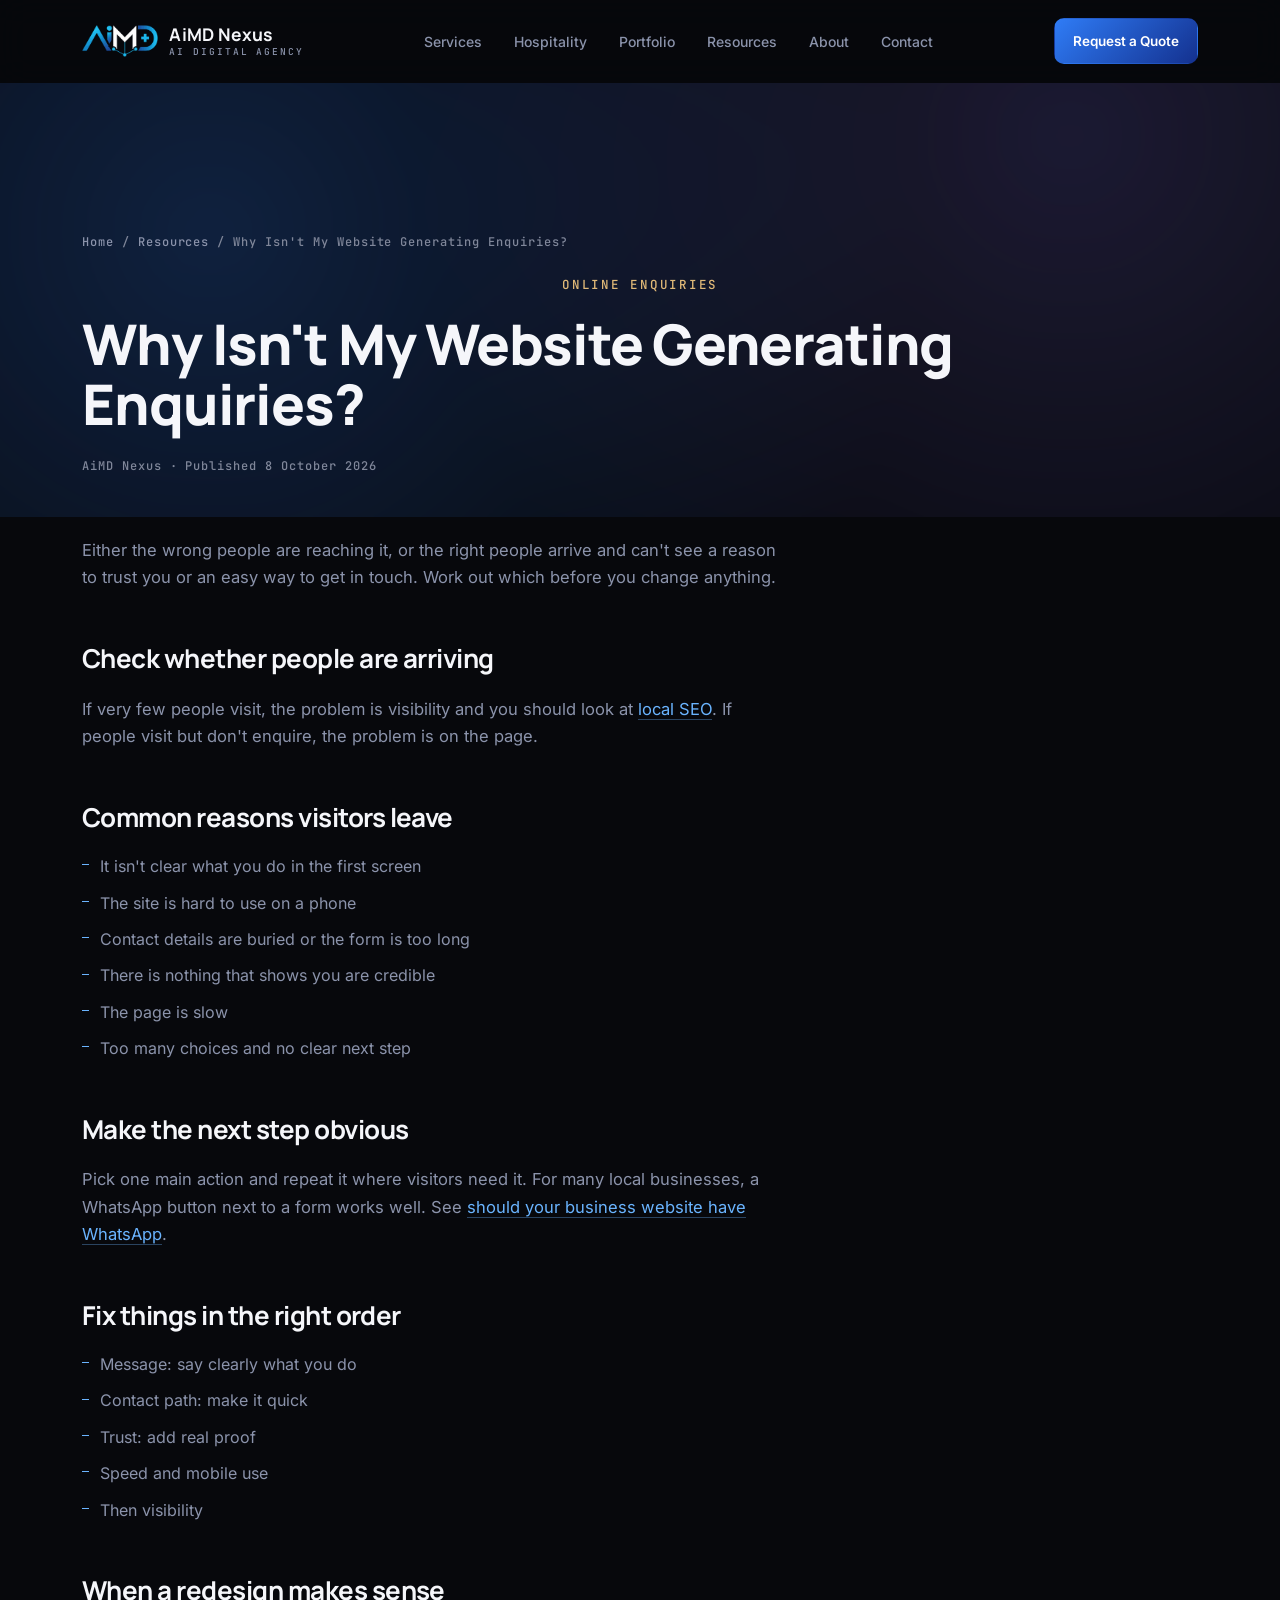
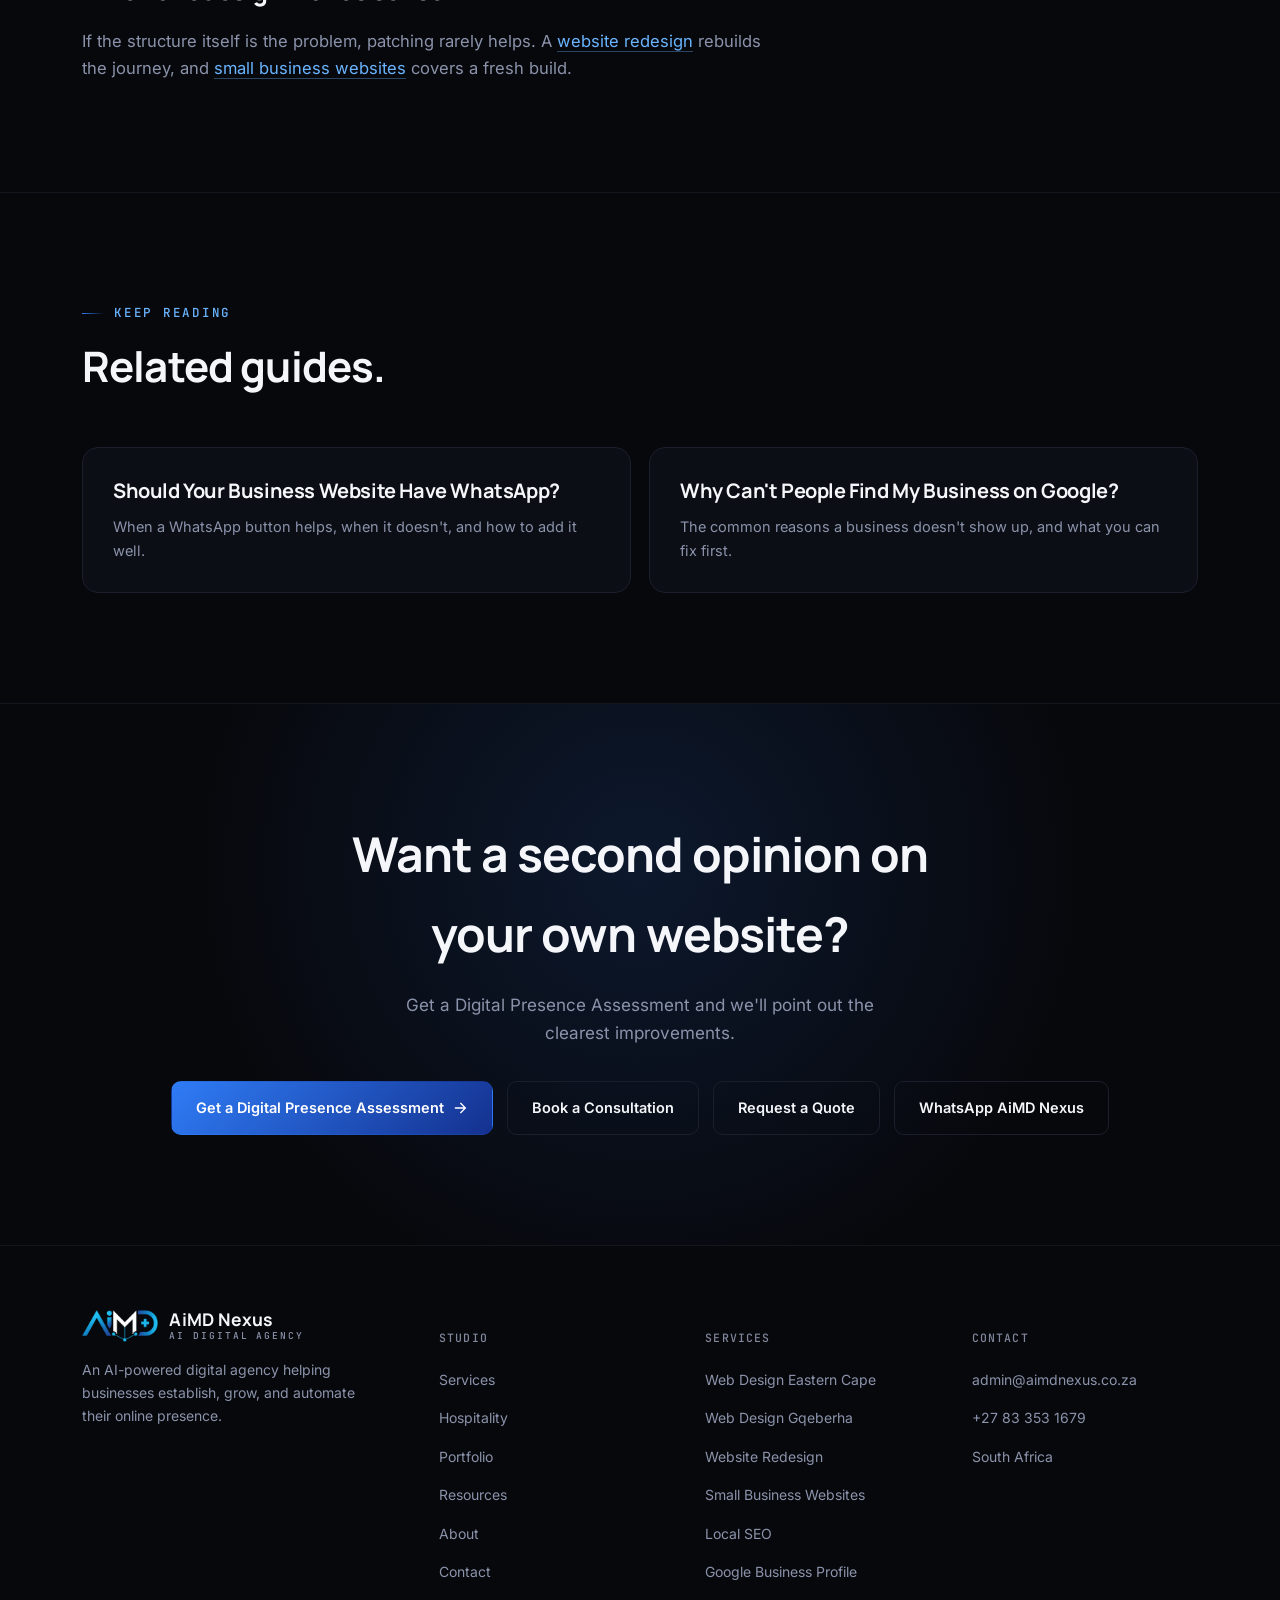
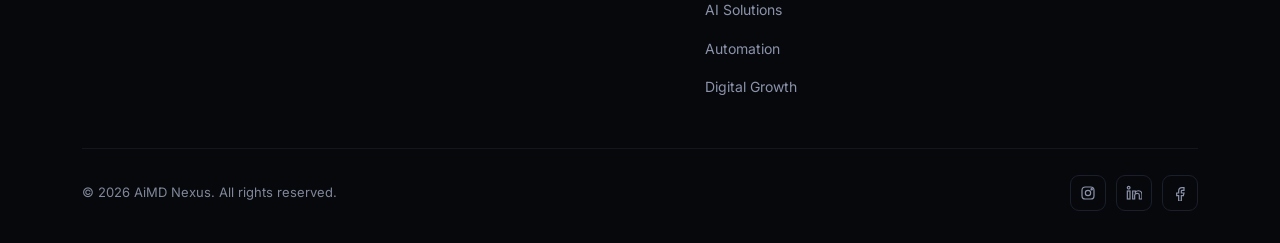
<file: resources/why-isnt-my-website-generating-enquiries/index.html>
<!DOCTYPE html>
<html lang="en-ZA"><head><meta charset="UTF-8"><meta name="viewport" content="width=device-width, initial-scale=1.0">
<title>Why Isn't My Website Generating Enquiries? | AiMD Nexus</title><meta name="description" content="How to tell whether the problem is visibility, trust or a hard-to-use contact path."><link rel="canonical" href="https://aimdnexus.co.za/resources/why-isnt-my-website-generating-enquiries/">
<link rel="icon" type="image/png" href="/assets/aimd-logo.png">
<link rel="stylesheet" href="/assets/site.css">
<meta property="og:type" content="article"><meta property="og:site_name" content="AiMD Nexus"><meta property="og:locale" content="en_ZA">
<meta property="og:title" content="Why Isn't My Website Generating Enquiries? | AiMD Nexus"><meta property="og:description" content="How to tell whether the problem is visibility, trust or a hard-to-use contact path."><meta property="og:url" content="https://aimdnexus.co.za/resources/why-isnt-my-website-generating-enquiries/"><meta property="og:image" content="https://aimdnexus.co.za/assets/aimd-logo.png">
<meta name="twitter:card" content="summary"><meta name="twitter:title" content="Why Isn't My Website Generating Enquiries? | AiMD Nexus"><meta name="twitter:description" content="How to tell whether the problem is visibility, trust or a hard-to-use contact path.">
<script type="application/ld+json">{"@context": "https://schema.org", "@graph": [{"@type": "ProfessionalService", "@id": "https://aimdnexus.co.za/#business", "name": "AiMD Nexus", "url": "https://aimdnexus.co.za/", "logo": "https://aimdnexus.co.za/assets/aimd-logo.png", "image": "https://aimdnexus.co.za/assets/aimd-logo.png", "email": "admin@aimdnexus.co.za", "telephone": "+27833531679", "description": "AiMD Nexus builds digital foundations that turn online visibility into enquiries: website design, redesign, local SEO, Google Business Profile optimisation, online booking and website maintenance.", "areaServed": [{"@type": "AdministrativeArea", "name": "Eastern Cape"}, {"@type": "City", "name": "Gqeberha"}, {"@type": "Country", "name": "South Africa"}], "knowsAbout": ["Web design", "Website redesign", "Local SEO", "Google Business Profile optimisation", "Online booking", "Website maintenance"]}, {"@type": "WebSite", "@id": "https://aimdnexus.co.za/#website", "url": "https://aimdnexus.co.za/", "name": "AiMD Nexus", "publisher": {"@id": "https://aimdnexus.co.za/#business"}}, {"@type": "BlogPosting", "@id": "https://aimdnexus.co.za/resources/why-isnt-my-website-generating-enquiries/#article", "headline": "Why Isn't My Website Generating Enquiries?", "description": "How to tell whether the problem is visibility, trust or a hard-to-use contact path.", "mainEntityOfPage": "https://aimdnexus.co.za/resources/why-isnt-my-website-generating-enquiries/", "datePublished": "2026-10-08", "dateModified": "2026-10-08", "author": {"@id": "https://aimdnexus.co.za/#business"}, "publisher": {"@id": "https://aimdnexus.co.za/#business"}, "articleSection": "Online Enquiries"}, {"@type": "BreadcrumbList", "@id": "https://aimdnexus.co.za/resources/why-isnt-my-website-generating-enquiries/#breadcrumb", "itemListElement": [{"@type": "ListItem", "position": 1, "name": "Home", "item": "https://aimdnexus.co.za/"}, {"@type": "ListItem", "position": 2, "name": "Resources", "item": "https://aimdnexus.co.za/resources/"}, {"@type": "ListItem", "position": 3, "name": "Why Isn't My Website Generating Enquiries?", "item": "https://aimdnexus.co.za/resources/why-isnt-my-website-generating-enquiries/"}]}]}</script>
</head><body>
<header id="siteHeader">
  <nav>
    <a href="/" class="brand" aria-label="AiMD Nexus AI Digital Agency home">
      <img src="/assets/aimd-logo.png" alt="AiMD Nexus logo">
      <span class="brand-word">
        <span class="b1">AiMD Nexus</span>
        <span class="b2">AI DIGITAL AGENCY</span>
      </span>
    </a>
    <ul class="nav-links" id="navLinks">
      <li class="has-sub"><a href="/#services" data-nav>Services</a><ul class="sub"><li><a href="/web-design-eastern-cape/">Web Design Eastern Cape</a></li><li><a href="/web-design-gqeberha/">Web Design Gqeberha</a></li><li><a href="/website-redesign/">Website Redesign</a></li><li><a href="/small-business-websites/">Small Business Websites</a></li><li><a href="/local-seo/">Local SEO</a></li><li><a href="/google-business-profile-optimisation/">Google Business Profile</a></li></ul></li>
      <li><a href="/#hospitality" data-nav>Hospitality</a></li>
      <li><a href="/#portfolio" data-nav>Portfolio</a></li>
      <li><a href="/resources/">Resources</a></li>
      <li><a href="/#about" data-nav>About</a></li>
      <li><a href="/#contact" data-nav>Contact</a></li>
    </ul>
    <div class="nav-right">
      <a href="/#contact" class="btn btn-primary btn-sm">Request a Quote</a>
      <button class="burger" id="burger" aria-label="Toggle menu" aria-expanded="false">
        <span></span><span></span><span></span>
      </button>
    </div>
  </nav>
  <div class="mobile-panel" id="mobilePanel">
    <a href="/#services">Services</a>
    <a href="/web-design-eastern-cape/">Web Design Eastern Cape</a>
    <a href="/web-design-gqeberha/">Web Design Gqeberha</a>
    <a href="/website-redesign/">Website Redesign</a>
    <a href="/small-business-websites/">Small Business Websites</a>
    <a href="/local-seo/">Local SEO</a>
    <a href="/google-business-profile-optimisation/">Google Business Profile</a>
    <a href="/#hospitality">Hospitality</a>
    <a href="/#portfolio">Portfolio</a>
    <a href="/resources/">Resources</a>
    <a href="/#about">About</a>
    <a href="/#contact">Contact</a>
    <a href="/#contact" class="btn btn-primary">Request a Quote</a>
  </div>
</header>
<main><section class="hero page-hero" style="padding-bottom:40px"><div class="hero-glow" aria-hidden="true"></div><div class="wrap"><nav class="breadcrumb" aria-label="Breadcrumb" style="display:block;padding:0"><a href="/">Home</a> / <a href="/resources/">Resources</a> / Why Isn't My Website Generating Enquiries?</nav><div class="eyebrow gold">ONLINE ENQUIRIES</div><h1>Why Isn't My Website Generating Enquiries?</h1><p class="article-meta">AiMD Nexus · Published 8 October 2026</p></div></section><section style="padding-top:20px;border-top:none"><div class="wrap"><div class="prose article" data-reveal><p>Either the wrong people are reaching it, or the right people arrive and can't see a reason to trust you or an easy way to get in touch. Work out which before you change anything.</p><h2>Check whether people are arriving</h2><p>If very few people visit, the problem is visibility and you should look at <a href="/local-seo/">local SEO</a>. If people visit but don't enquire, the problem is on the page.</p><h2>Common reasons visitors leave</h2><ul><li>It isn't clear what you do in the first screen</li><li>The site is hard to use on a phone</li><li>Contact details are buried or the form is too long</li><li>There is nothing that shows you are credible</li><li>The page is slow</li><li>Too many choices and no clear next step</li></ul><h2>Make the next step obvious</h2><p>Pick one main action and repeat it where visitors need it. For many local businesses, a WhatsApp button next to a form works well. See <a href="/resources/should-your-business-website-have-whatsapp/">should your business website have WhatsApp</a>.</p><h2>Fix things in the right order</h2><ul><li>Message: say clearly what you do</li><li>Contact path: make it quick</li><li>Trust: add real proof</li><li>Speed and mobile use</li><li>Then visibility</li></ul><h2>When a redesign makes sense</h2><p>If the structure itself is the problem, patching rarely helps. A <a href="/website-redesign/">website redesign</a> rebuilds the journey, and <a href="/small-business-websites/">small business websites</a> covers a fresh build.</p></div></div></section><section><div class="wrap"><div class="section-head" data-reveal><div class="eyebrow">KEEP READING</div><h2>Related guides.</h2></div><div class="res-grid" data-reveal><a class="res-card" href="/resources/should-your-business-website-have-whatsapp/"><h4>Should Your Business Website Have WhatsApp?</h4><p>When a WhatsApp button helps, when it doesn't, and how to add it well.</p></a><a class="res-card" href="/resources/why-cant-people-find-my-business-on-google/"><h4>Why Can't People Find My Business on Google?</h4><p>The common reasons a business doesn't show up, and what you can fix first.</p></a></div></div></section><section class="cta"><div class="wrap" data-reveal><h2>Want a second opinion on your own website?</h2><p>Get a Digital Presence Assessment and we'll point out the clearest improvements. </p><div class="hero-actions"><a href="/#audit" class="btn btn-primary">Get a Digital Presence Assessment <svg width="16" height="16" viewBox="0 0 24 24" fill="none" stroke="currentColor" stroke-width="2" stroke-linecap="round"><path d="M5 12h14M13 5l7 7-7 7"/></svg></a><a href="/#book" class="btn btn-ghost">Book a Consultation</a><a href="/#contact" class="btn btn-ghost">Request a Quote</a><a href="https://wa.me/27833531679?text=Hi%20AiMD%20Nexus%2C%20I%27d%20like%20to%20talk%20about%20a%20website." class="btn btn-ghost" rel="noopener">WhatsApp AiMD Nexus</a></div></div></section></main>
<footer>
  <div class="wrap">
    <div class="footer-top">
      <div class="footer-brand">
        <a href="/" class="brand">
          <img src="/assets/aimd-logo.png" alt="AiMD Nexus logo">
          <span class="brand-word">
            <span class="b1">AiMD Nexus</span>
            <span class="b2">AI DIGITAL AGENCY</span>
          </span>
        </a>
        <p>An AI-powered digital agency helping businesses establish, grow, and automate their online presence.</p>
      </div>
      <div class="footer-col">
        <h5>Studio</h5>
        <ul>
          <li><a href="/#services">Services</a></li>
          <li><a href="/#hospitality">Hospitality</a></li>
          <li><a href="/#portfolio">Portfolio</a></li>
          <li><a href="/resources/">Resources</a></li>
          <li><a href="/#about">About</a></li>
          <li><a href="/#contact">Contact</a></li>
        </ul>
      </div>
      <div class="footer-col">
        <h5>Services</h5>
        <ul>
          <li><a href="/web-design-eastern-cape/">Web Design Eastern Cape</a></li>
          <li><a href="/web-design-gqeberha/">Web Design Gqeberha</a></li>
          <li><a href="/website-redesign/">Website Redesign</a></li>
          <li><a href="/small-business-websites/">Small Business Websites</a></li>
          <li><a href="/local-seo/">Local SEO</a></li>
          <li><a href="/google-business-profile-optimisation/">Google Business Profile</a></li>
          <li><a href="/#services">AI Solutions</a></li>
          <li><a href="/#services">Automation</a></li>
          <li><a href="/#services">Digital Growth</a></li>
        </ul>
      </div>
      <div class="footer-col">
        <h5>Contact</h5>
        <ul>
          <li><a href="mailto:admin@aimdnexus.co.za">admin@aimdnexus.co.za</a></li>
          <li><a href="tel:+27833531679">+27 83 353 1679</a></li>
          <li><a href="/#contact">South Africa</a></li>
        </ul>
      </div>
    </div>
    <div class="footer-bottom">
      <p>© 2026 AiMD Nexus. All rights reserved.</p>
      <div class="socials">
        <a href="#" aria-label="Instagram"><svg viewBox="0 0 24 24" fill="none" stroke="currentColor" stroke-width="1.8"><rect x="3" y="3" width="18" height="18" rx="5"/><circle cx="12" cy="12" r="4"/><circle cx="17.5" cy="6.5" r="1"/></svg></a>
        <a href="#" aria-label="LinkedIn"><svg viewBox="0 0 24 24" fill="none" stroke="currentColor" stroke-width="1.8"><rect x="2" y="9" width="4" height="12"/><circle cx="4" cy="4" r="2"/><path d="M10 9h4v2c1-1.5 2.5-2.4 4.5-2.4 3.3 0 5.5 2 5.5 6V21h-4v-5.5c0-1.8-1-3-2.5-3S13 13.7 13 15.5V21h-3z"/></svg></a>
        <a href="#" aria-label="Facebook"><svg viewBox="0 0 24 24" fill="none" stroke="currentColor" stroke-width="1.8"><path d="M15 8h3V4h-3a5 5 0 0 0-5 5v3H7v4h3v8h4v-8h3l1-4h-4V9a1 1 0 0 1 1-1z"/></svg></a>
      </div>
    </div>
  </div>
</footer>
<script>
const hd=document.getElementById('siteHeader'),bt=document.getElementById('backTop'),bg=document.getElementById('burger'),mp=document.getElementById('mobilePanel');
addEventListener('scroll',()=>{hd.classList.toggle('scrolled',scrollY>10);bt&&bt.classList.toggle('show',scrollY>600)});
bg.addEventListener('click',()=>{const o=mp.classList.toggle('open');bg.classList.toggle('open',o);bg.setAttribute('aria-expanded',o)});
const io=new IntersectionObserver(es=>es.forEach(e=>{if(e.isIntersecting){e.target.classList.add('in-view');io.unobserve(e.target)}}),{threshold:.12});
document.querySelectorAll('[data-reveal]').forEach(el=>io.observe(el));
</script>
</body></html>
</file>
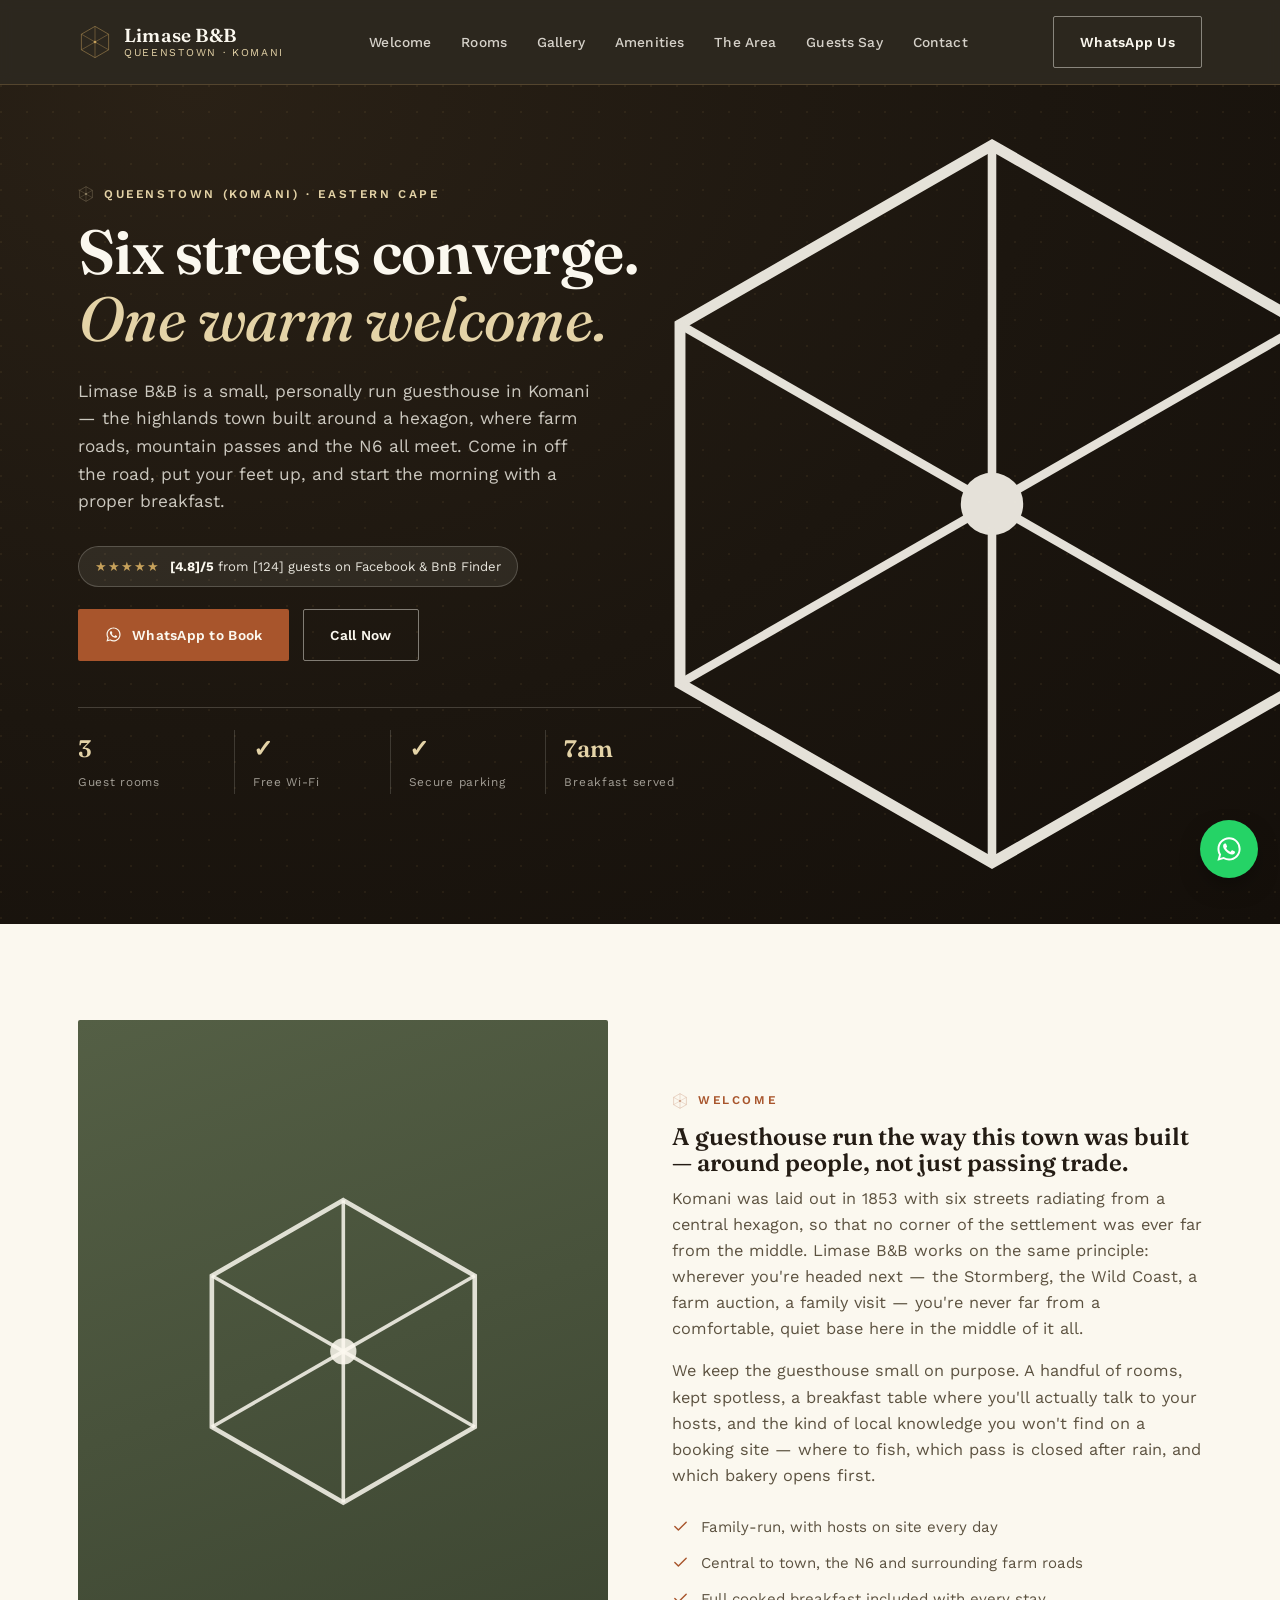
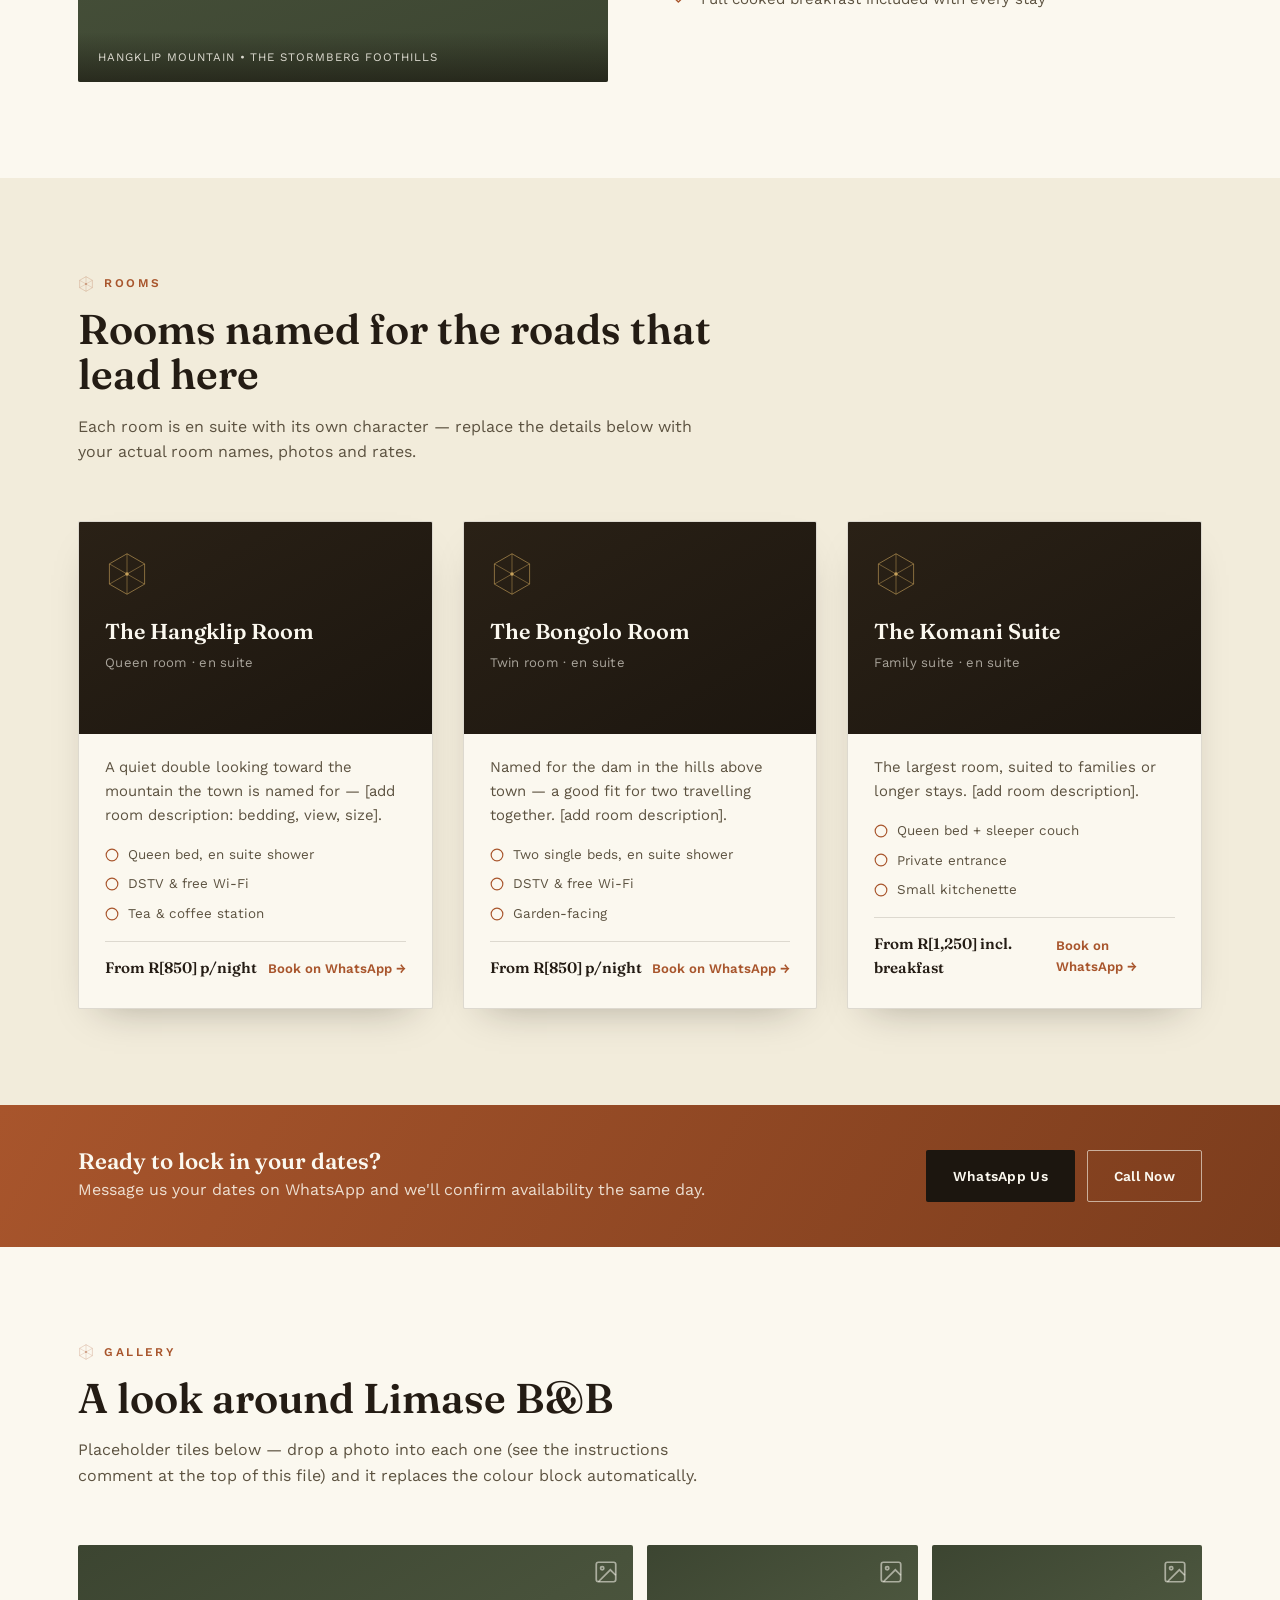
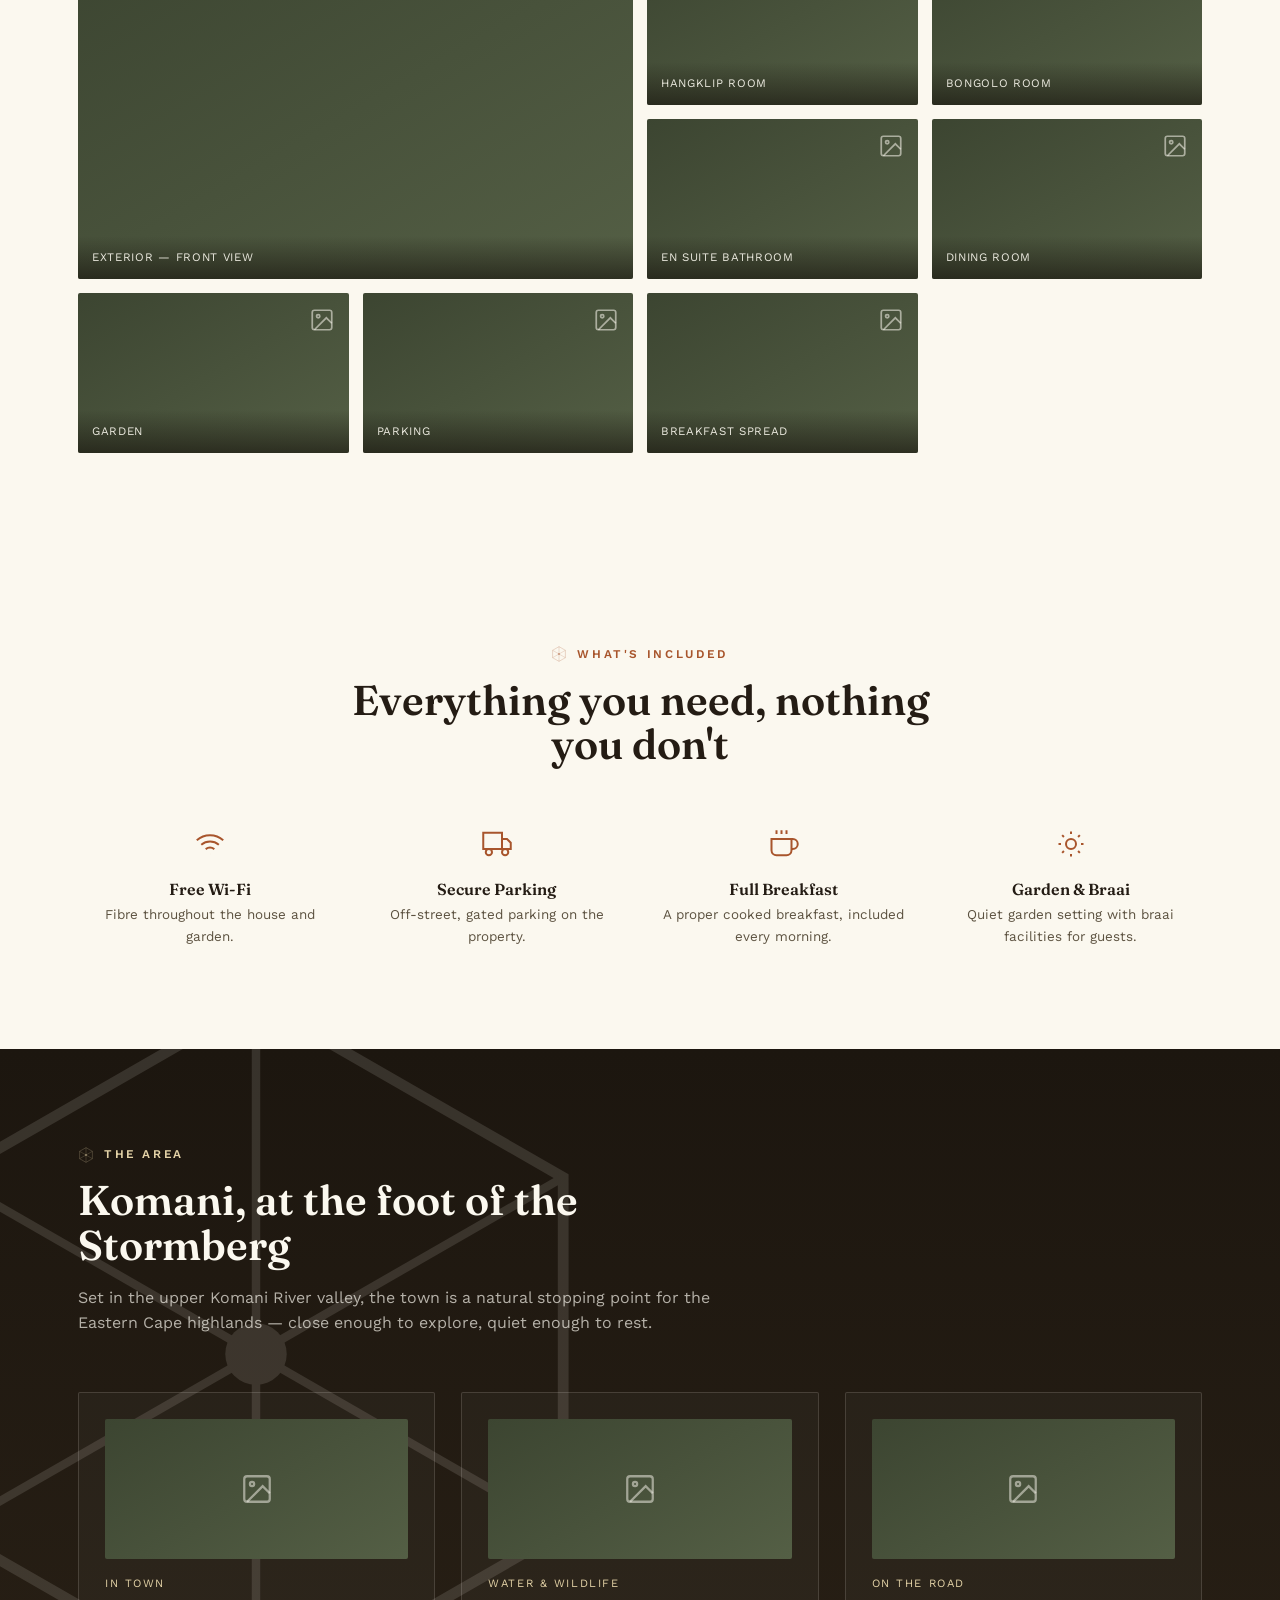
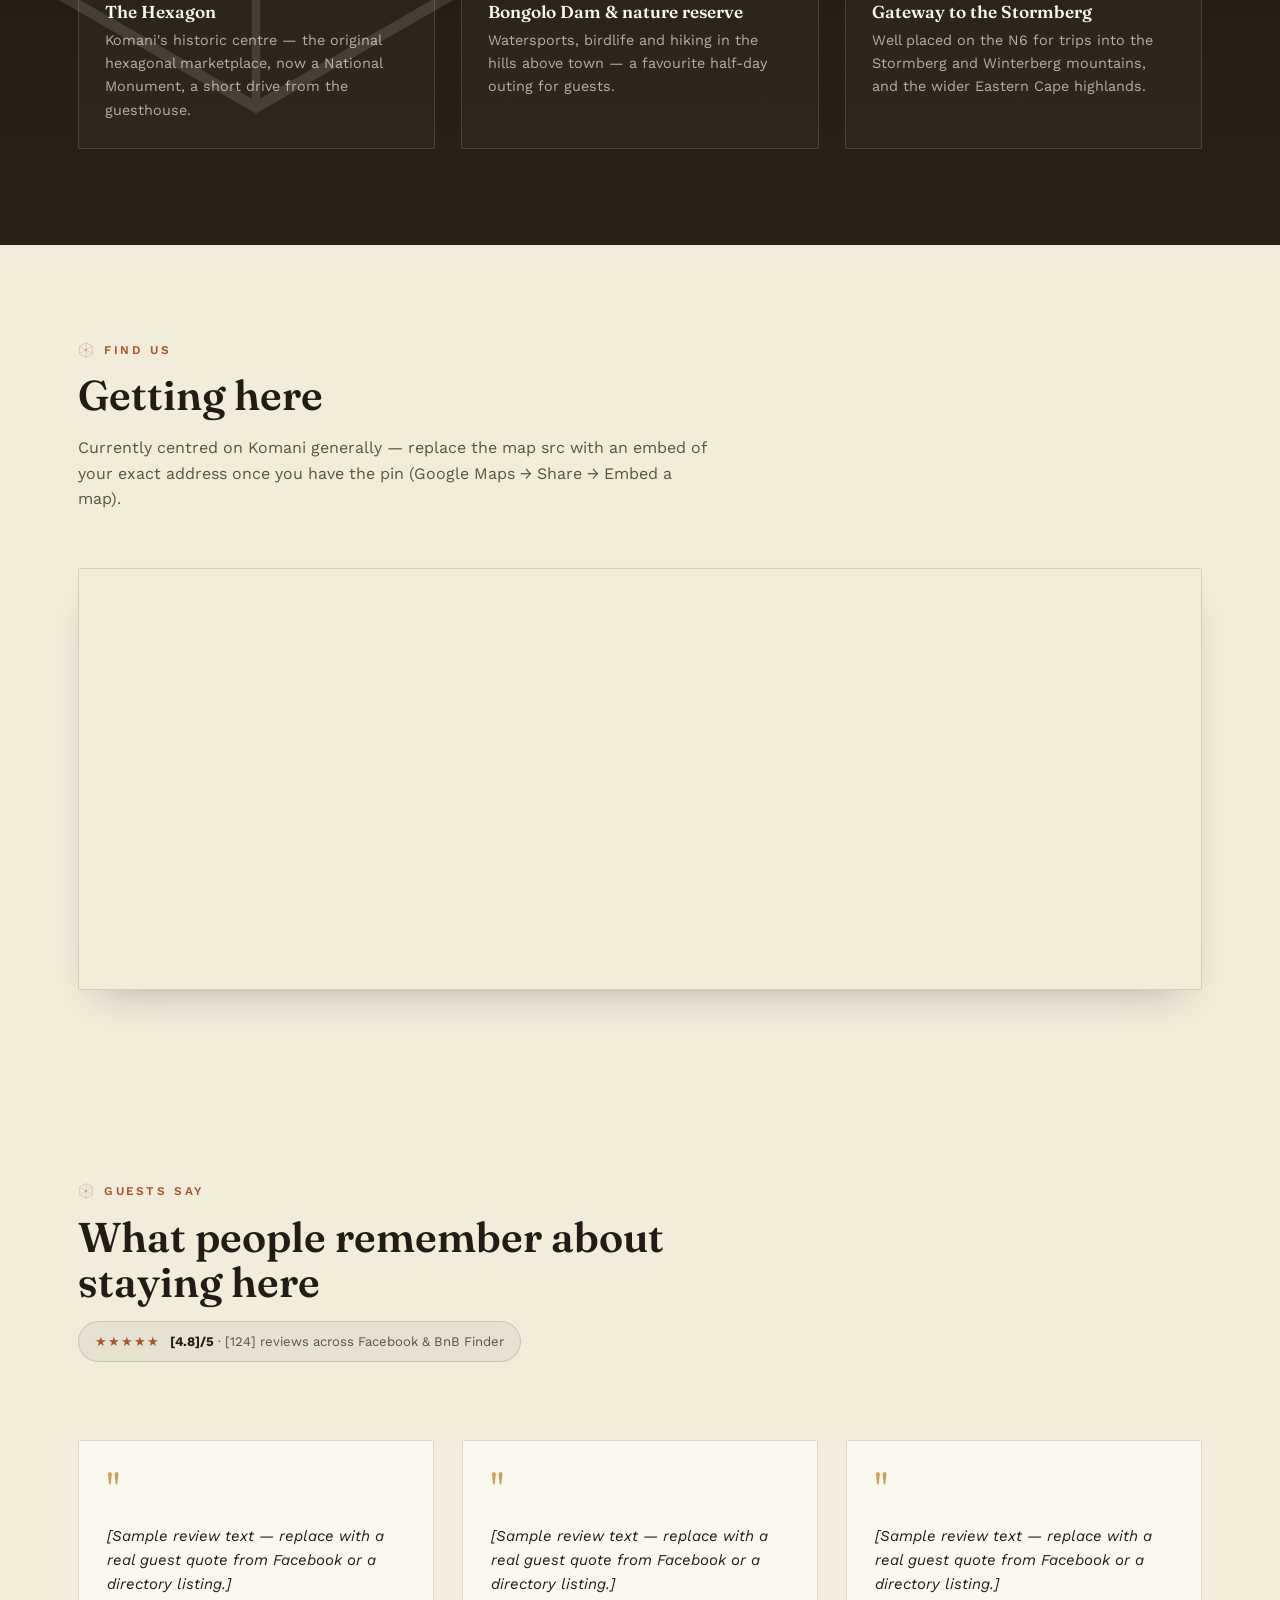
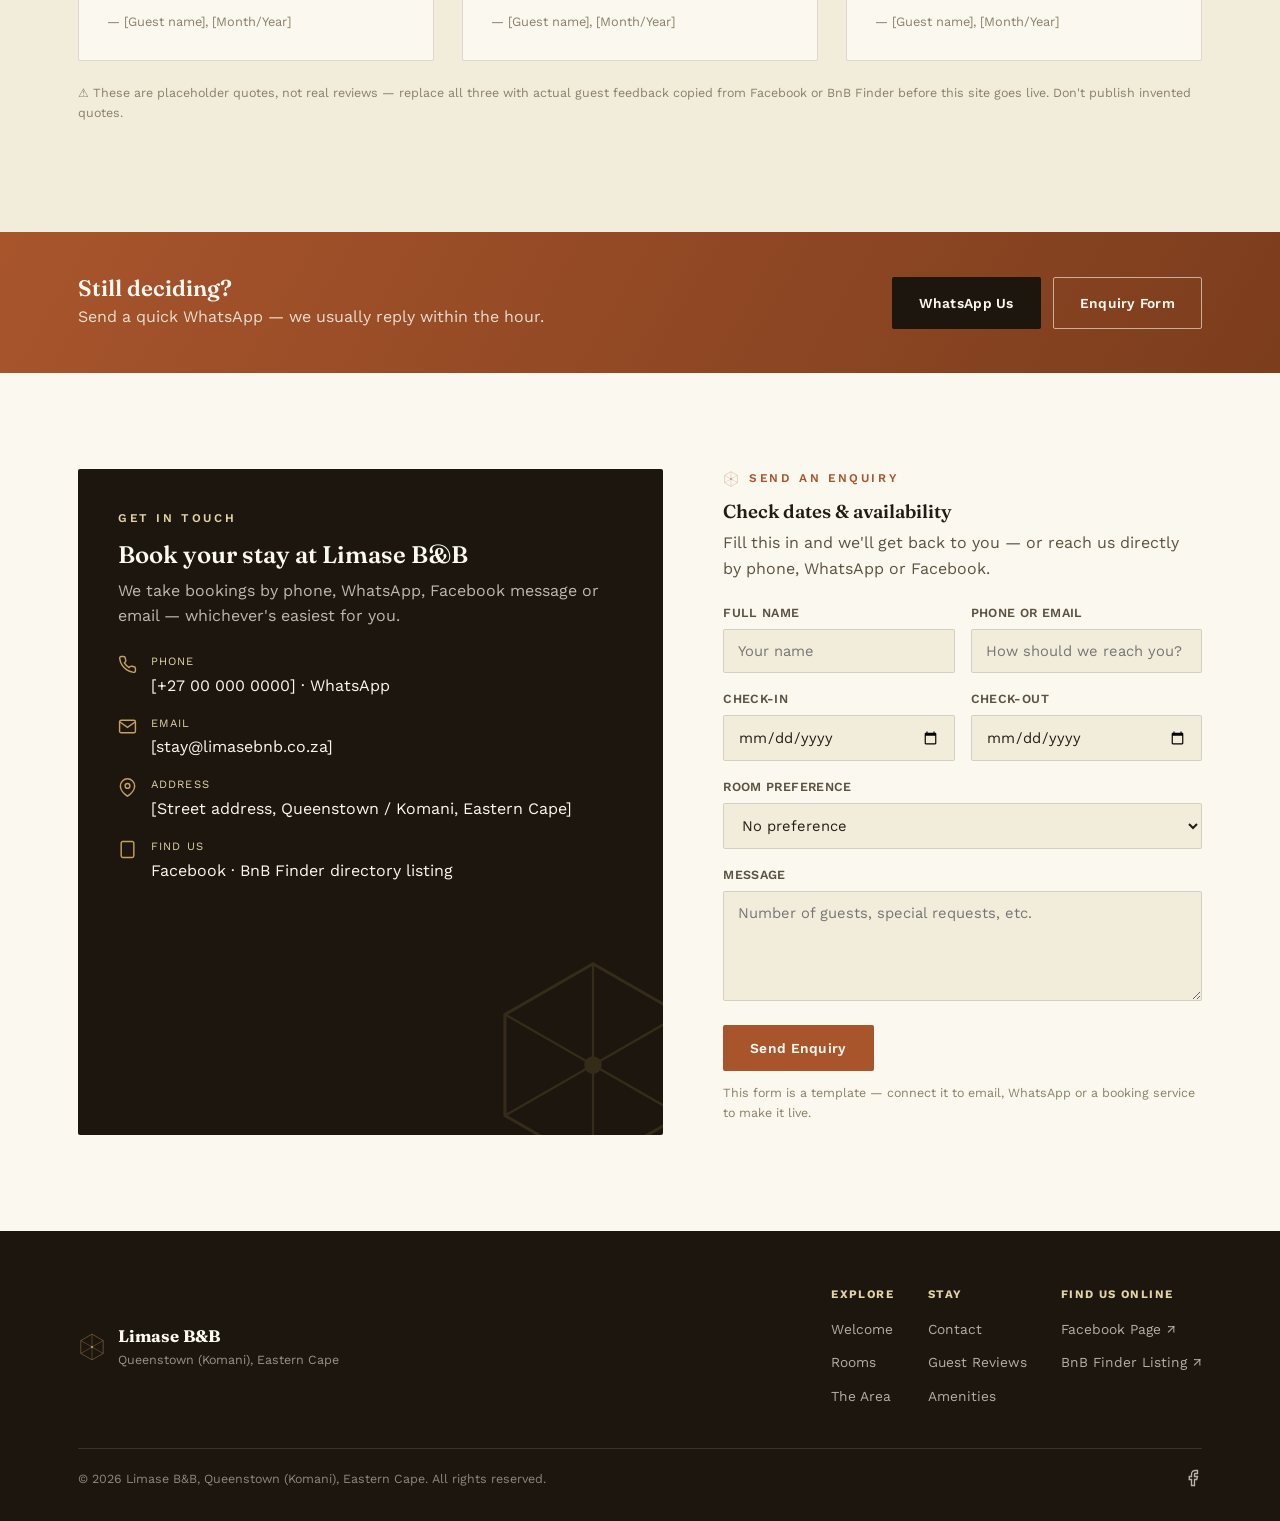
<file: limase-bnb.html>
<!DOCTYPE html>
<!--
  Limase B&B — Queenstown (Komani), Eastern Cape
  ------------------------------------------------
  EDITABLE PLACEHOLDERS: search for [ ] brackets throughout this file —
  these mark contact details, exact address, rates and photos that should
  be swapped for Limase B&B's real information before this goes live.
  Room names, amenities and area notes are written to be easy to adjust.

  IMPORTANT — search and replace "27000000000" everywhere (it appears in
  several wa.me links) with the real WhatsApp number, digits only, country
  code first, no + or spaces (e.g. South African 082 123 4567 -> 27821234567).
  Also replace "tel:+27000000000" with the real phone number.

  PHOTOS: search for "gallery-tile", "about-art" and "area-card-img" —
  each is a placeholder block. Drop an <img src="images/yourfile.jpg"
  alt="..."> as the first child inside it and the placeholder styling
  falls away automatically (the img sits on top, object-fit: cover).

  MAP: the iframe in the "map-frame" div currently searches Google Maps
  for the town generally — replace the src with a pin on the exact
  address once you have one (Google Maps > Share > Embed a map).

  REVIEWS: the three review cards are placeholder text. Replace with
  real quotes copied from Facebook, Google or a directory listing.

  Design note: the recurring hexagon-with-six-spokes motif is drawn from
  Komani's own town plan — laid out in 1853 around a central hexagon with
  six streets radiating outward. It's used here as the site's signature
  device instead of generic decoration.
-->
<html lang="en">
<head>
<meta charset="UTF-8">
<meta name="viewport" content="width=device-width, initial-scale=1.0">
<title>Limase B&B — Queenstown (Komani), Eastern Cape</title>
<meta name="description" content="Limase B&B in Queenstown (Komani), Eastern Cape — warm, comfortable guesthouse accommodation at the foot of the Stormberg highlands.">

<link rel="preconnect" href="https://fonts.googleapis.com">
<link rel="preconnect" href="https://fonts.gstatic.com" crossorigin>
<link href="https://fonts.googleapis.com/css2?family=Fraunces:ital,opsz,wght@0,9..144,300;0,9..144,450;0,9..144,600;0,9..144,700;1,9..144,450&family=Work+Sans:wght@300;400;500;600;700&display=swap" rel="stylesheet">

<style>
  :root{
    --linen: #F2ECDB;
    --paper: #FBF8EF;
    --ink: #241C14;
    --ink-soft: #5C5240;
    --ink-faint: #8A8067;
    --clay: #A8552C;
    --clay-deep: #7C3D1D;
    --sage: #545F45;
    --sage-deep: #3C4531;
    --gold: #C6A15B;
    --gold-soft: #E4D3A7;
    --night: #1C160F;
    --night-soft: #2A2116;
    --line: rgba(36,28,20,0.14);
    --radius: 2px;
    --max: 1180px;
    --shadow: 0 18px 40px -22px rgba(28,22,15,0.35);
  }

  *{ box-sizing: border-box; }
  html{ scroll-behavior: smooth; }
  @media (prefers-reduced-motion: reduce){
    html{ scroll-behavior: auto; }
    *{ animation-duration: 0.001ms !important; animation-iteration-count: 1 !important; transition-duration: 0.001ms !important; }
  }

  body{
    margin:0;
    background: var(--linen);
    color: var(--ink);
    font-family: 'Work Sans', -apple-system, sans-serif;
    font-weight: 400;
    line-height: 1.6;
    -webkit-font-smoothing: antialiased;
  }

  h1,h2,h3,h4{
    font-family: 'Fraunces', Georgia, serif;
    font-weight: 600;
    line-height: 1.08;
    margin: 0 0 0.4em;
    color: var(--ink);
  }

  p{ margin: 0 0 1em; color: var(--ink-soft); }
  a{ color: inherit; }
  img{ max-width:100%; display:block; }

  .wrap{ max-width: var(--max); margin: 0 auto; padding: 0 28px; }

  .eyebrow{
    display:flex; align-items:center; gap:10px;
    font-family:'Work Sans',sans-serif;
    font-size: 0.74rem;
    letter-spacing: 0.22em;
    text-transform: uppercase;
    color: var(--clay);
    font-weight: 600;
    margin-bottom: 14px;
  }
  .eyebrow svg{ width:16px; height:16px; flex-shrink:0; }

  /* ---------- hexagon signature motif ---------- */
  .hex-mark{ display:inline-block; }
  .hex-mark path, .hex-mark line, .hex-mark polygon{ vector-effect: non-scaling-stroke; }

  .hex-divider{
    display:flex; align-items:center; justify-content:center;
    gap: 14px; margin: 0 auto; width: 100%;
    color: var(--gold);
  }
  .hex-divider .rule{ height:1px; flex:1; background: linear-gradient(90deg, transparent, var(--line) 20%, var(--line) 80%, transparent); }
  .hex-divider svg{ width:26px; height:26px; flex-shrink:0; opacity:0.9; }

  /* ---------- buttons ---------- */
  .btn{
    display:inline-flex; align-items:center; gap:10px;
    padding: 14px 26px;
    font-family:'Work Sans',sans-serif;
    font-size: 0.86rem;
    font-weight: 600;
    letter-spacing: 0.02em;
    text-decoration:none;
    border-radius: var(--radius);
    border: 1px solid transparent;
    cursor:pointer;
    transition: transform 0.25s ease, background 0.25s ease, color 0.25s ease, border-color .25s ease;
  }
  .btn:hover{ transform: translateY(-2px); }
  .btn-primary{ background: var(--clay); color: var(--paper); }
  .btn-primary:hover{ background: var(--clay-deep); }
  .btn-ghost{ background: transparent; color: var(--paper); border-color: rgba(251,248,239,0.45); }
  .btn-ghost:hover{ background: rgba(251,248,239,0.1); border-color: var(--paper); }
  .btn-line{ background: transparent; color: var(--clay); border-color: var(--clay); }
  .btn-line:hover{ background: var(--clay); color: var(--paper); }
  a.btn:focus-visible, button:focus-visible, a:focus-visible{
    outline: 2px solid var(--clay); outline-offset: 3px;
  }

  /* ---------- header / nav ---------- */
  header{
    position: sticky; top:0; z-index: 100;
    background: rgba(28,22,15,0.92);
    backdrop-filter: blur(6px);
    border-bottom: 1px solid rgba(198,161,91,0.25);
  }
  .nav{
    display:flex; align-items:center; justify-content:space-between;
    padding: 16px 28px;
    max-width: var(--max); margin: 0 auto;
  }
  .brand{
    display:flex; align-items:center; gap:12px;
    text-decoration:none; color: var(--paper);
  }
  .brand .hex-mark{ width:34px; height:34px; color: var(--gold); }
  .brand-text{ display:flex; flex-direction:column; line-height:1.15; }
  .brand-text strong{ font-family:'Fraunces',serif; font-size:1.18rem; font-weight:600; letter-spacing:0.01em; }
  .brand-text span{ font-size:0.66rem; letter-spacing:0.16em; text-transform:uppercase; color: var(--gold-soft); }

  nav.links{ display:flex; align-items:center; gap:30px; }
  nav.links a{
    color: rgba(251,248,239,0.82); text-decoration:none; font-size:0.86rem; font-weight:500;
    letter-spacing:0.01em; position:relative; padding: 4px 0;
  }
  nav.links a::after{
    content:''; position:absolute; left:0; bottom:0; height:1px; width:0;
    background: var(--gold); transition: width .25s ease;
  }
  nav.links a:hover::after{ width:100%; }

  .nav-cta{ display:flex; align-items:center; gap:18px; }
  .menu-toggle{
    display:none; background:none; border:none; color: var(--paper); cursor:pointer;
    padding: 6px; width: 40px; height: 40px; align-items:center; justify-content:center;
  }
  .menu-toggle svg{ width:22px; height:22px; }

  @media (max-width: 880px){
    nav.links{
      position:absolute; top:100%; left:0; right:0;
      flex-direction:column; align-items:flex-start; gap:0;
      background: var(--night); border-bottom: 1px solid rgba(198,161,91,0.25);
      max-height:0; overflow:hidden; transition: max-height .3s ease;
    }
    nav.links.open{ max-height: 420px; }
    nav.links a{ padding: 16px 28px; width:100%; border-top: 1px solid rgba(255,255,255,0.06); }
    .nav-cta .btn-ghost{ display:none; }
    .menu-toggle{ display:flex; }
  }

  /* ---------- hero ---------- */
  .hero{
    position:relative;
    background: radial-gradient(120% 140% at 15% 0%, #2a2116 0%, var(--night) 55%, #140f0a 100%);
    color: var(--paper);
    overflow:hidden;
    padding: 100px 0 130px;
  }
  .hero::before{
    content:'';
    position:absolute; inset:0;
    background-image: radial-gradient(circle at 1px 1px, rgba(198,161,91,0.16) 1px, transparent 1px);
    background-size: 26px 26px;
    opacity:0.5;
    pointer-events:none;
  }
  .hero-hex{
    position:absolute; top:50%; right:-8%; transform: translateY(-50%);
    width: min(62vw, 780px); height: min(62vw, 780px);
    opacity: 0.9;
    pointer-events:none;
  }
  .hero-inner{
    position:relative; z-index:2;
    display:grid; grid-template-columns: 1.15fr 0.85fr; gap: 40px; align-items:end;
  }
  .hero-copy{ max-width: 640px; }
  .hero h1{
    font-size: clamp(2.4rem, 5vw, 3.9rem);
    color: var(--paper);
    font-weight: 600;
    letter-spacing: -0.01em;
  }
  .hero h1 em{ font-style: italic; color: var(--gold-soft); font-weight: 450; }
  .hero .lede{
    color: rgba(251,248,239,0.78); font-size: 1.08rem; max-width: 520px; margin-bottom: 30px;
  }
  .hero-ctas{ display:flex; flex-wrap:wrap; gap:14px; margin-bottom: 46px; }

  .hero-facts{
    display:grid; grid-template-columns: repeat(4,1fr); gap: 0;
    border-top: 1px solid rgba(251,248,239,0.18);
    padding-top: 22px;
  }
  .hero-facts div{ padding-right: 18px; border-left: 1px solid rgba(251,248,239,0.16); padding-left: 18px; }
  .hero-facts div:first-child{ border-left:none; padding-left:0; }
  .hero-facts .num{ font-family:'Fraunces',serif; font-size:1.5rem; color: var(--gold-soft); font-weight:600; display:block; }
  .hero-facts .lbl{ font-size:0.74rem; letter-spacing:0.06em; color: rgba(251,248,239,0.6); }

  @media (max-width: 980px){
    .hero-inner{ grid-template-columns: 1fr; }
    .hero-hex{ opacity: 0.35; width: 120vw; height:120vw; right:-30%; top:8%; transform:none; }
    .hero-facts{ grid-template-columns: repeat(2,1fr); row-gap: 18px; }
    .hero-facts div{ border-left:none; padding-left:0; }
  }

  /* ---------- sections shared ---------- */
  section{ padding: 96px 0; }
  .section-head{ max-width: 640px; margin-bottom: 56px; }
  .section-head.center{ margin-left:auto; margin-right:auto; text-align:center; }
  .section-head h2{ font-size: clamp(1.9rem, 3.4vw, 2.6rem); }
  .reveal{ opacity:0; transform: translateY(18px); transition: opacity .7s ease, transform .7s ease; }
  .reveal.in{ opacity:1; transform:none; }

  /* ---------- welcome / about ---------- */
  .about{ background: var(--paper); }
  .about-grid{ display:grid; grid-template-columns: 1fr 1fr; gap: 64px; align-items:center; }
  .about-art{
    position:relative; aspect-ratio: 4/5; border-radius: var(--radius);
    background: linear-gradient(160deg, var(--sage) 0%, var(--sage-deep) 100%);
    display:flex; align-items:center; justify-content:center; overflow:hidden;
  }
  .about-art .hex-mark{ width: 62%; height:62%; color: rgba(251,248,239,0.85); }
  .about-art::after{
    content:'Hangklip Mountain • the Stormberg foothills';
    position:absolute; bottom:0; left:0; right:0;
    padding: 16px 20px; font-size:0.72rem; letter-spacing:0.08em; text-transform:uppercase;
    color: rgba(251,248,239,0.85); background: linear-gradient(0deg, rgba(20,16,10,0.55), transparent);
  }
  .about-copy p{ font-size: 1.02rem; }
  .about-list{ list-style:none; margin: 26px 0 0; padding:0; display:grid; gap:12px; }
  .about-list li{ display:flex; gap:12px; align-items:flex-start; font-size:0.94rem; color: var(--ink-soft); }
  .about-list svg{ width:17px; height:17px; flex-shrink:0; margin-top:3px; color: var(--clay); }

  @media (max-width: 900px){
    .about-grid{ grid-template-columns:1fr; gap: 40px; }
    .about-art{ aspect-ratio: 16/10; }
  }

  /* ---------- rooms ---------- */
  .rooms{ background: var(--linen); }
  .room-grid{ display:grid; grid-template-columns: repeat(3, 1fr); gap: 30px; }
  .room-card{
    background: var(--paper);
    border: 1px solid var(--line);
    border-radius: var(--radius);
    overflow:hidden;
    display:flex; flex-direction:column;
    box-shadow: var(--shadow);
  }
  .room-top{
    background: linear-gradient(150deg, var(--night-soft), var(--night));
    padding: 30px 26px 60px;
    position:relative; color: var(--paper);
  }
  .room-top .hex-badge{
    width:44px; height:44px; color: var(--gold);
    margin-bottom: 16px;
  }
  .room-top h3{ color: var(--paper); font-size:1.35rem; margin-bottom:6px; }
  .room-top .sub{ font-size:0.82rem; color: rgba(251,248,239,0.62); letter-spacing:0.02em; }
  .room-body{ padding: 22px 26px 28px; display:flex; flex-direction:column; gap:16px; flex:1; }
  .room-body p{ font-size:0.93rem; margin:0; }
  .room-feats{ list-style:none; margin:0; padding:0; display:grid; gap:8px; }
  .room-feats li{ display:flex; gap:9px; align-items:center; font-size:0.84rem; color: var(--ink-soft); }
  .room-feats svg{ width:14px; height:14px; color: var(--clay); flex-shrink:0; }
  .room-foot{
    margin-top:auto; padding-top:14px; border-top:1px solid var(--line);
    display:flex; align-items:center; justify-content:space-between;
  }
  .room-foot .rate{ font-family:'Fraunces',serif; font-weight:600; color: var(--ink); font-size:0.95rem; }
  .room-foot a{ font-size:0.82rem; font-weight:600; color: var(--clay); text-decoration:none; }
  .room-foot a:hover{ text-decoration:underline; }

  @media (max-width: 980px){ .room-grid{ grid-template-columns: 1fr; } }

  /* ---------- amenities ---------- */
  .amenities{ background: var(--paper); }
  .amen-grid{ display:grid; grid-template-columns: repeat(4, 1fr); gap: 28px 24px; }
  .amen-item{ text-align:center; padding: 6px; }
  .amen-item svg{ width:30px; height:30px; color: var(--clay); margin-bottom:14px; }
  .amen-item h4{ font-size:1rem; margin-bottom:6px; }
  .amen-item p{ font-size:0.84rem; margin:0; }
  @media (max-width:900px){ .amen-grid{ grid-template-columns: repeat(2,1fr); } }

  /* ---------- area ---------- */
  .area{
    background: linear-gradient(180deg, var(--night) 0%, var(--night-soft) 100%);
    color: var(--paper); position:relative; overflow:hidden;
  }
  .area .wrap{ position:relative; z-index:2; }
  .area .section-head h2{ color: var(--paper); }
  .area .section-head p{ color: rgba(251,248,239,0.68); }
  .area-hex{ position:absolute; left:-10%; top:-10%; width:60vw; height:60vw; opacity:0.12; }
  .area-grid{ display:grid; grid-template-columns: repeat(3,1fr); gap: 26px; }
  .area-card{
    border: 1px solid rgba(251,248,239,0.14);
    border-radius: var(--radius);
    padding: 26px;
    background: rgba(251,248,239,0.03);
  }
  .area-card .tag{ font-size:0.7rem; letter-spacing:0.14em; text-transform:uppercase; color: var(--gold-soft); margin-bottom:10px; display:block; }
  .area-card h4{ color: var(--paper); font-size:1.08rem; margin-bottom:8px; }
  .area-card p{ color: rgba(251,248,239,0.66); font-size:0.9rem; margin:0; }
  @media (max-width:900px){ .area-grid{ grid-template-columns:1fr; } }

  /* ---------- reviews ---------- */
  .reviews{ background: var(--linen); }
  .review-row{ display:grid; grid-template-columns: repeat(3,1fr); gap: 28px; }
  .review-card{
    background: var(--paper); border:1px solid var(--line); border-radius: var(--radius);
    padding: 28px; display:flex; flex-direction:column; gap:16px;
  }
  .review-card .quote-mark{ color: var(--gold); font-family:'Fraunces',serif; font-size:2.4rem; line-height:1; }
  .review-card p{ font-size:0.94rem; font-style:italic; color: var(--ink); margin:0; }
  .review-card .who{ font-size:0.8rem; color: var(--ink-faint); font-style:normal; }
  .reviews-note{ margin-top:22px; font-size:0.78rem; color: var(--ink-faint); }
  @media (max-width:980px){ .review-row{ grid-template-columns:1fr; } }

  /* ---------- booking / contact ---------- */
  .book{ background: var(--paper); }
  .book-grid{ display:grid; grid-template-columns: 1.1fr 0.9fr; gap: 60px; }
  .book-panel{
    background: var(--night); color: var(--paper); border-radius: var(--radius);
    padding: 40px; position:relative; overflow:hidden;
  }
  .book-panel .hex-mark{ position:absolute; right:-40px; bottom:-40px; width:220px; height:220px; opacity:0.08; color: var(--gold); }
  .book-panel h3{ color: var(--paper); font-size:1.5rem; position:relative; z-index:2; }
  .book-panel p{ color: rgba(251,248,239,0.72); position:relative; z-index:2; }
  .contact-list{ list-style:none; margin: 24px 0 0; padding:0; display:grid; gap:16px; position:relative; z-index:2; }
  .contact-list li{ display:flex; gap:14px; align-items:flex-start; }
  .contact-list svg{ width:19px; height:19px; color: var(--gold); flex-shrink:0; margin-top:2px; }
  .contact-list a{ color: var(--paper); text-decoration:none; }
  .contact-list a:hover{ text-decoration:underline; }
  .contact-list span.label{ display:block; font-size:0.7rem; letter-spacing:0.1em; text-transform:uppercase; color: var(--gold-soft); margin-bottom:2px; }

  form.enquire{ display:grid; gap:16px; }
  form.enquire .row2{ display:grid; grid-template-columns:1fr 1fr; gap:16px; }
  form.enquire label{ font-size:0.78rem; font-weight:600; letter-spacing:0.03em; text-transform:uppercase; color: var(--ink-soft); display:block; margin-bottom:6px; }
  form.enquire input, form.enquire textarea, form.enquire select{
    width:100%; padding:12px 14px; border:1px solid var(--line); border-radius: var(--radius);
    background: var(--linen); font-family:'Work Sans',sans-serif; font-size:0.92rem; color: var(--ink);
  }
  form.enquire input:focus, form.enquire textarea:focus, form.enquire select:focus{
    outline:2px solid var(--clay); outline-offset:1px;
  }
  form.enquire textarea{ min-height:110px; resize:vertical; }
  form.enquire .btn-primary{ justify-self:start; }
  .form-note{ font-size:0.78rem; color: var(--ink-faint); margin-top:-4px; }

  @media (max-width: 980px){ .book-grid{ grid-template-columns:1fr; } form.enquire .row2{ grid-template-columns:1fr; } }

  /* ---------- footer ---------- */
  footer{ background: var(--night); color: rgba(251,248,239,0.7); padding: 54px 0 28px; }
  .foot-top{ display:flex; justify-content:space-between; flex-wrap:wrap; gap: 30px; margin-bottom: 40px; }
  .foot-brand{ display:flex; align-items:center; gap:12px; }
  .foot-brand .hex-mark{ width:28px; height:28px; color: var(--gold); }
  .foot-brand strong{ font-family:'Fraunces',serif; color: var(--paper); font-size:1.05rem; }
  .foot-links{ display:flex; gap:34px; flex-wrap:wrap; }
  .foot-links h5{ font-size:0.72rem; letter-spacing:0.12em; text-transform:uppercase; color: var(--gold-soft); margin:0 0 12px; }
  .foot-links ul{ list-style:none; margin:0; padding:0; display:grid; gap:8px; }
  .foot-links a{ color: rgba(251,248,239,0.68); text-decoration:none; font-size:0.86rem; }
  .foot-links a:hover{ color: var(--paper); }
  .foot-bottom{
    border-top:1px solid rgba(251,248,239,0.12); padding-top: 20px;
    display:flex; justify-content:space-between; flex-wrap:wrap; gap:10px;
    font-size:0.78rem; color: rgba(251,248,239,0.5);
  }
  .social-row{ display:flex; gap:14px; }
  .social-row a{ color: rgba(251,248,239,0.7); }
  .social-row svg{ width:18px; height:18px; }

  /* ---------- social proof badge ---------- */
  .proof-badge{
    display:inline-flex; align-items:center; gap:10px;
    background: rgba(251,248,239,0.08); border: 1px solid rgba(251,248,239,0.2);
    padding: 9px 16px; border-radius: 999px; font-size: 0.82rem; color: rgba(251,248,239,0.9);
    margin-bottom: 22px;
  }
  .proof-badge .stars{ color: var(--gold); letter-spacing:1px; }
  .proof-badge strong{ color: var(--paper); }
  .proof-badge.light{ background: rgba(36,28,20,0.05); border-color: var(--line); color: var(--ink-soft); }
  .proof-badge.light strong{ color: var(--ink); }
  .proof-badge.light .stars{ color: var(--clay); }

  /* ---------- CTA banner (mid-page) ---------- */
  .cta-banner{
    background: linear-gradient(120deg, var(--clay) 0%, var(--clay-deep) 100%);
    padding: 44px 0; color: var(--paper);
  }
  .cta-banner .wrap{
    display:flex; align-items:center; justify-content:space-between; gap: 24px; flex-wrap:wrap;
  }
  .cta-banner h3{ color:var(--paper); font-size:1.4rem; margin-bottom:4px; }
  .cta-banner p{ color: rgba(251,248,239,0.85); margin:0; }
  .cta-banner .btns{ display:flex; gap:12px; flex-wrap:wrap; }
  .cta-banner .btn-primary{ background: var(--night); }
  .cta-banner .btn-primary:hover{ background: #000; }
  .cta-banner .btn-ghost{ border-color: rgba(251,248,239,0.6); }

  /* ---------- gallery ---------- */
  .gallery{ background: var(--paper); }
  .gallery-grid{
    display:grid;
    grid-template-columns: repeat(4, 1fr);
    grid-auto-rows: 160px;
    gap: 14px;
  }
  .gallery-grid .g1{ grid-column: span 2; grid-row: span 2; }
  .gallery-tile{
    position:relative; border-radius: var(--radius); overflow:hidden;
    background: linear-gradient(150deg, var(--sage-deep), var(--sage));
    display:flex; align-items:flex-end;
  }
  .gallery-tile img{ position:absolute; inset:0; width:100%; height:100%; object-fit:cover; }
  .gallery-tile .tile-label{
    position:relative; z-index:2; width:100%;
    padding: 12px 14px;
    font-size: 0.72rem; letter-spacing:0.06em; text-transform:uppercase;
    color: rgba(251,248,239,0.92);
    background: linear-gradient(0deg, rgba(20,16,10,0.6), transparent);
  }
  .gallery-tile .tile-icon{
    position:absolute; top:14px; right:14px; width:26px; height:26px;
    color: rgba(251,248,239,0.55); z-index:2;
  }
  @media (max-width: 780px){
    .gallery-grid{ grid-template-columns: repeat(2,1fr); grid-auto-rows: 140px; }
    .gallery-grid .g1{ grid-column: span 2; grid-row: span 1; }
  }

  /* ---------- map ---------- */
  .map-section{ background: var(--linen); }
  .map-frame{
    border-radius: var(--radius); overflow:hidden; border: 1px solid var(--line);
    box-shadow: var(--shadow); line-height:0;
  }
  .map-frame iframe{ width:100%; height: 420px; border:0; display:block; }

  /* area image on cards */
  .area-card-img{
    height: 140px; border-radius: var(--radius); overflow:hidden; margin-bottom:16px;
    background: linear-gradient(150deg, var(--sage-deep), var(--sage));
    display:flex; align-items:center; justify-content:center;
  }
  .area-card-img svg{ width:34px; height:34px; color: rgba(251,248,239,0.5); }
  .area-card-img img{ width:100%; height:100%; object-fit:cover; }

  /* ---------- floating WhatsApp button ---------- */
  .wa-float{
    position: fixed; right: 22px; bottom: 22px; z-index: 200;
    width: 58px; height: 58px; border-radius: 50%;
    background: #25D366; color:#fff;
    display:flex; align-items:center; justify-content:center;
    box-shadow: 0 10px 26px -8px rgba(0,0,0,0.5);
    text-decoration:none;
    transition: transform .2s ease;
  }
  .wa-float:hover{ transform: scale(1.07); }
  .wa-float svg{ width:28px; height:28px; }

  /* ---------- mobile sticky booking bar ---------- */
  .sticky-book{
    display:none;
    position: fixed; left:0; right:0; bottom:0; z-index:199;
    background: var(--night);
    border-top: 1px solid rgba(198,161,91,0.3);
    padding: 10px 14px calc(10px + env(safe-area-inset-bottom));
    gap: 10px;
  }
  .sticky-book a{
    flex:1; display:flex; align-items:center; justify-content:center; gap:8px;
    padding: 12px 10px; border-radius: var(--radius);
    font-size:0.86rem; font-weight:600; text-decoration:none;
  }
  .sticky-book .call{ background: rgba(251,248,239,0.1); color: var(--paper); }
  .sticky-book .wa{ background:#25D366; color:#fff; }
  .sticky-book svg{ width:17px; height:17px; }
  @media (max-width: 780px){
    .sticky-book{ display:flex; }
    body{ padding-bottom: 66px; }
    .wa-float{ bottom: 84px; }
  }

  ::selection{ background: var(--gold-soft); color: var(--ink); }
</style>
</head>
<body>

<!-- ============ shared hexagon SVG (defs reused via <use>) ============ -->
<svg width="0" height="0" style="position:absolute">
  <defs>
    <g id="hex-spokes">
      <!-- hexagon outline -->
      <polygon points="50,4 90,27 90,73 50,96 10,73 10,27" fill="none" stroke="currentColor" stroke-width="1.4"/>
      <!-- six spokes radiating from centre, echoing Komani's original street plan -->
      <line x1="50" y1="50" x2="50" y2="4" stroke="currentColor" stroke-width="1.1"/>
      <line x1="50" y1="50" x2="90" y2="27" stroke="currentColor" stroke-width="1.1"/>
      <line x1="50" y1="50" x2="90" y2="73" stroke="currentColor" stroke-width="1.1"/>
      <line x1="50" y1="50" x2="50" y2="96" stroke="currentColor" stroke-width="1.1"/>
      <line x1="50" y1="50" x2="10" y2="73" stroke="currentColor" stroke-width="1.1"/>
      <line x1="50" y1="50" x2="10" y2="27" stroke="currentColor" stroke-width="1.1"/>
      <circle cx="50" cy="50" r="4" fill="currentColor"/>
    </g>
  </defs>
</svg>

<!-- ============ header ============ -->
<header>
  <div class="nav">
    <a href="#top" class="brand">
      <svg class="hex-mark" viewBox="0 0 100 100"><use href="#hex-spokes"/></svg>
      <span class="brand-text"><strong>Limase B&amp;B</strong><span>Queenstown · Komani</span></span>
    </a>
    <nav class="links" id="navLinks">
      <a href="#about">Welcome</a>
      <a href="#rooms">Rooms</a>
      <a href="#gallery">Gallery</a>
      <a href="#amenities">Amenities</a>
      <a href="#area">The Area</a>
      <a href="#reviews">Guests Say</a>
      <a href="#book">Contact</a>
    </nav>
    <div class="nav-cta">
      <a href="https://wa.me/27000000000?text=Hi%20Limase%20B%26B%2C%20I%27d%20like%20to%20check%20availability." target="_blank" rel="noopener" class="btn btn-ghost">WhatsApp Us</a>
      <button class="menu-toggle" id="menuToggle" aria-label="Toggle navigation menu" aria-expanded="false">
        <svg viewBox="0 0 24 24" fill="none" stroke="currentColor" stroke-width="2" stroke-linecap="round"><line x1="3" y1="6" x2="21" y2="6"/><line x1="3" y1="12" x2="21" y2="12"/><line x1="3" y1="18" x2="21" y2="18"/></svg>
      </button>
    </div>
  </div>
</header>

<!-- ============ hero ============ -->
<section class="hero" id="top">
  <svg class="hero-hex" viewBox="0 0 100 100"><use href="#hex-spokes"/></svg>
  <div class="wrap hero-inner">
    <div class="hero-copy">
      <div class="eyebrow" style="color:var(--gold-soft)">
        <svg class="hex-mark" viewBox="0 0 100 100"><use href="#hex-spokes"/></svg>
        Queenstown (Komani) · Eastern Cape
      </div>
      <h1>Six streets converge.<br><em>One warm welcome.</em></h1>
      <p class="lede">Limase B&amp;B is a small, personally run guesthouse in Komani — the highlands town built around a hexagon, where farm roads, mountain passes and the N6 all meet. Come in off the road, put your feet up, and start the morning with a proper breakfast.</p>
      <div class="proof-badge">
        <span class="stars">★★★★★</span>
        <span><strong>[4.8]/5</strong> from [124] guests on Facebook &amp; BnB Finder</span>
      </div>
      <div class="hero-ctas">
        <a href="https://wa.me/27000000000?text=Hi%20Limase%20B%26B%2C%20I%27d%20like%20to%20check%20availability%20for%20%5Bdates%5D." target="_blank" rel="noopener" class="btn btn-primary">
          <svg width="17" height="17" viewBox="0 0 24 24" fill="currentColor"><path d="M12.04 2C6.58 2 2.13 6.45 2.13 11.91c0 1.75.46 3.45 1.32 4.95L2.05 22l5.25-1.38a9.87 9.87 0 0 0 4.74 1.21h.01c5.46 0 9.9-4.45 9.9-9.91 0-2.65-1.03-5.14-2.9-7.01A9.82 9.82 0 0 0 12.04 2zm0 18.12h-.01a8.2 8.2 0 0 1-4.18-1.15l-.3-.18-3.12.82.83-3.04-.2-.31a8.2 8.2 0 0 1-1.26-4.36c0-4.54 3.7-8.24 8.25-8.24 2.2 0 4.27.86 5.83 2.42a8.18 8.18 0 0 1 2.41 5.83c0 4.55-3.7 8.24-8.25 8.24zm4.52-6.16c-.25-.12-1.47-.72-1.7-.81-.23-.08-.4-.12-.56.13-.17.25-.64.81-.79.97-.14.17-.29.19-.54.06-.25-.12-1.05-.39-1.99-1.23-.74-.66-1.23-1.47-1.38-1.72-.14-.25-.02-.38.11-.51.11-.11.25-.29.37-.43.12-.14.16-.25.25-.41.08-.17.04-.31-.02-.44-.06-.12-.56-1.36-.77-1.86-.2-.48-.41-.42-.56-.43-.14-.01-.31-.01-.48-.01a.93.93 0 0 0-.67.31c-.23.25-.87.85-.87 2.08s.9 2.42 1.02 2.59c.12.17 1.77 2.7 4.29 3.79.6.26 1.07.42 1.43.53.6.19 1.15.16 1.58.1.48-.07 1.47-.6 1.68-1.18.21-.58.21-1.08.14-1.18-.06-.11-.23-.17-.48-.29z"/></svg>
          WhatsApp to Book
        </a>
        <a href="tel:+27000000000" class="btn btn-ghost">Call Now</a>
      </div>
      <div class="hero-facts">
        <div><span class="num">3</span><span class="lbl">Guest rooms</span></div>
        <div><span class="num">✓</span><span class="lbl">Free Wi‑Fi</span></div>
        <div><span class="num">✓</span><span class="lbl">Secure parking</span></div>
        <div><span class="num">7am</span><span class="lbl">Breakfast served</span></div>
      </div>
    </div>
  </div>
</section>

<!-- ============ welcome / about ============ -->
<section class="about" id="about">
  <div class="wrap about-grid">
    <div class="about-art reveal">
      <svg class="hex-mark" viewBox="0 0 100 100"><use href="#hex-spokes"/></svg>
    </div>
    <div class="about-copy reveal">
      <div class="eyebrow">
        <svg class="hex-mark" viewBox="0 0 100 100"><use href="#hex-spokes"/></svg>
        Welcome
      </div>
      <h2>A guesthouse run the way this town was built — around people, not just passing trade.</h2>
      <p>Komani was laid out in 1853 with six streets radiating from a central hexagon, so that no corner of the settlement was ever far from the middle. Limase B&amp;B works on the same principle: wherever you're headed next — the Stormberg, the Wild Coast, a farm auction, a family visit — you're never far from a comfortable, quiet base here in the middle of it all.</p>
      <p>We keep the guesthouse small on purpose. A handful of rooms, kept spotless, a breakfast table where you'll actually talk to your hosts, and the kind of local knowledge you won't find on a booking site — where to fish, which pass is closed after rain, and which bakery opens first.</p>
      <ul class="about-list">
        <li><svg viewBox="0 0 24 24" fill="none" stroke="currentColor" stroke-width="2" stroke-linecap="round" stroke-linejoin="round"><polyline points="20 6 9 17 4 12"/></svg> Family-run, with hosts on site every day</li>
        <li><svg viewBox="0 0 24 24" fill="none" stroke="currentColor" stroke-width="2" stroke-linecap="round" stroke-linejoin="round"><polyline points="20 6 9 17 4 12"/></svg> Central to town, the N6 and surrounding farm roads</li>
        <li><svg viewBox="0 0 24 24" fill="none" stroke="currentColor" stroke-width="2" stroke-linecap="round" stroke-linejoin="round"><polyline points="20 6 9 17 4 12"/></svg> Full cooked breakfast included with every stay</li>
      </ul>
    </div>
  </div>
</section>

<!-- ============ rooms ============ -->
<section class="rooms" id="rooms">
  <div class="wrap">
    <div class="section-head reveal">
      <div class="eyebrow">
        <svg class="hex-mark" viewBox="0 0 100 100"><use href="#hex-spokes"/></svg>
        Rooms
      </div>
      <h2>Rooms named for the roads that lead here</h2>
      <p>Each room is en suite with its own character — replace the details below with your actual room names, photos and rates.</p>
    </div>

    <div class="room-grid">
      <!-- Room 1 -->
      <div class="room-card reveal">
        <div class="room-top">
          <svg class="hex-badge hex-mark" viewBox="0 0 100 100"><use href="#hex-spokes"/></svg>
          <h3>The Hangklip Room</h3>
          <span class="sub">Queen room · en suite</span>
        </div>
        <div class="room-body">
          <p>A quiet double looking toward the mountain the town is named for — [add room description: bedding, view, size].</p>
          <ul class="room-feats">
            <li><svg viewBox="0 0 24 24" fill="none" stroke="currentColor" stroke-width="2" stroke-linecap="round" stroke-linejoin="round"><circle cx="12" cy="12" r="10"/></svg> Queen bed, en suite shower</li>
            <li><svg viewBox="0 0 24 24" fill="none" stroke="currentColor" stroke-width="2" stroke-linecap="round" stroke-linejoin="round"><circle cx="12" cy="12" r="10"/></svg> DSTV &amp; free Wi‑Fi</li>
            <li><svg viewBox="0 0 24 24" fill="none" stroke="currentColor" stroke-width="2" stroke-linecap="round" stroke-linejoin="round"><circle cx="12" cy="12" r="10"/></svg> Tea &amp; coffee station</li>
          </ul>
          <div class="room-foot">
            <span class="rate">From R[850] p/night</span>
            <a href="https://wa.me/27000000000?text=Hi%2C%20I%27d%20like%20to%20book%20the%20Hangklip%20Room%20at%20Limase%20B%26B." target="_blank" rel="noopener">Book on WhatsApp →</a>
          </div>
        </div>
      </div>

      <!-- Room 2 -->
      <div class="room-card reveal">
        <div class="room-top">
          <svg class="hex-badge hex-mark" viewBox="0 0 100 100"><use href="#hex-spokes"/></svg>
          <h3>The Bongolo Room</h3>
          <span class="sub">Twin room · en suite</span>
        </div>
        <div class="room-body">
          <p>Named for the dam in the hills above town — a good fit for two travelling together. [add room description].</p>
          <ul class="room-feats">
            <li><svg viewBox="0 0 24 24" fill="none" stroke="currentColor" stroke-width="2" stroke-linecap="round" stroke-linejoin="round"><circle cx="12" cy="12" r="10"/></svg> Two single beds, en suite shower</li>
            <li><svg viewBox="0 0 24 24" fill="none" stroke="currentColor" stroke-width="2" stroke-linecap="round" stroke-linejoin="round"><circle cx="12" cy="12" r="10"/></svg> DSTV &amp; free Wi‑Fi</li>
            <li><svg viewBox="0 0 24 24" fill="none" stroke="currentColor" stroke-width="2" stroke-linecap="round" stroke-linejoin="round"><circle cx="12" cy="12" r="10"/></svg> Garden-facing</li>
          </ul>
          <div class="room-foot">
            <span class="rate">From R[850] p/night</span>
            <a href="https://wa.me/27000000000?text=Hi%2C%20I%27d%20like%20to%20book%20the%20Bongolo%20Room%20at%20Limase%20B%26B." target="_blank" rel="noopener">Book on WhatsApp →</a>
          </div>
        </div>
      </div>

      <!-- Room 3 -->
      <div class="room-card reveal">
        <div class="room-top">
          <svg class="hex-badge hex-mark" viewBox="0 0 100 100"><use href="#hex-spokes"/></svg>
          <h3>The Komani Suite</h3>
          <span class="sub">Family suite · en suite</span>
        </div>
        <div class="room-body">
          <p>The largest room, suited to families or longer stays. [add room description].</p>
          <ul class="room-feats">
            <li><svg viewBox="0 0 24 24" fill="none" stroke="currentColor" stroke-width="2" stroke-linecap="round" stroke-linejoin="round"><circle cx="12" cy="12" r="10"/></svg> Queen bed + sleeper couch</li>
            <li><svg viewBox="0 0 24 24" fill="none" stroke="currentColor" stroke-width="2" stroke-linecap="round" stroke-linejoin="round"><circle cx="12" cy="12" r="10"/></svg> Private entrance</li>
            <li><svg viewBox="0 0 24 24" fill="none" stroke="currentColor" stroke-width="2" stroke-linecap="round" stroke-linejoin="round"><circle cx="12" cy="12" r="10"/></svg> Small kitchenette</li>
          </ul>
          <div class="room-foot">
            <span class="rate">From R[1,250] incl. breakfast</span>
            <a href="https://wa.me/27000000000?text=Hi%2C%20I%27d%20like%20to%20book%20the%20Komani%20Suite%20at%20Limase%20B%26B." target="_blank" rel="noopener">Book on WhatsApp →</a>
          </div>
        </div>
      </div>
    </div>
  </div>
</section>

<!-- ============ mid-page CTA banner ============ -->
<section class="cta-banner">
  <div class="wrap">
    <div>
      <h3>Ready to lock in your dates?</h3>
      <p>Message us your dates on WhatsApp and we'll confirm availability the same day.</p>
    </div>
    <div class="btns">
      <a href="https://wa.me/27000000000?text=Hi%20Limase%20B%26B%2C%20I%27d%20like%20to%20check%20availability%20for%20%5Bdates%5D." target="_blank" rel="noopener" class="btn btn-primary">WhatsApp Us</a>
      <a href="tel:+27000000000" class="btn btn-ghost">Call Now</a>
    </div>
  </div>
</section>

<!-- ============ gallery ============ -->
<section class="gallery" id="gallery">
  <div class="wrap">
    <div class="section-head reveal">
      <div class="eyebrow">
        <svg class="hex-mark" viewBox="0 0 100 100"><use href="#hex-spokes"/></svg>
        Gallery
      </div>
      <h2>A look around Limase B&amp;B</h2>
      <p>Placeholder tiles below — drop a photo into each one (see the instructions comment at the top of this file) and it replaces the colour block automatically.</p>
    </div>
    <div class="gallery-grid reveal">
      <div class="gallery-tile g1">
        <svg class="tile-icon" viewBox="0 0 24 24" fill="none" stroke="currentColor" stroke-width="1.6"><rect x="3" y="3" width="18" height="18" rx="2"/><circle cx="8.5" cy="8.5" r="1.5"/><path d="M21 15l-5-5L5 21"/></svg>
        <span class="tile-label">Exterior — front view</span>
      </div>
      <div class="gallery-tile">
        <svg class="tile-icon" viewBox="0 0 24 24" fill="none" stroke="currentColor" stroke-width="1.6"><rect x="3" y="3" width="18" height="18" rx="2"/><circle cx="8.5" cy="8.5" r="1.5"/><path d="M21 15l-5-5L5 21"/></svg>
        <span class="tile-label">Hangklip Room</span>
      </div>
      <div class="gallery-tile">
        <svg class="tile-icon" viewBox="0 0 24 24" fill="none" stroke="currentColor" stroke-width="1.6"><rect x="3" y="3" width="18" height="18" rx="2"/><circle cx="8.5" cy="8.5" r="1.5"/><path d="M21 15l-5-5L5 21"/></svg>
        <span class="tile-label">Bongolo Room</span>
      </div>
      <div class="gallery-tile">
        <svg class="tile-icon" viewBox="0 0 24 24" fill="none" stroke="currentColor" stroke-width="1.6"><rect x="3" y="3" width="18" height="18" rx="2"/><circle cx="8.5" cy="8.5" r="1.5"/><path d="M21 15l-5-5L5 21"/></svg>
        <span class="tile-label">En suite bathroom</span>
      </div>
      <div class="gallery-tile">
        <svg class="tile-icon" viewBox="0 0 24 24" fill="none" stroke="currentColor" stroke-width="1.6"><rect x="3" y="3" width="18" height="18" rx="2"/><circle cx="8.5" cy="8.5" r="1.5"/><path d="M21 15l-5-5L5 21"/></svg>
        <span class="tile-label">Dining room</span>
      </div>
      <div class="gallery-tile">
        <svg class="tile-icon" viewBox="0 0 24 24" fill="none" stroke="currentColor" stroke-width="1.6"><rect x="3" y="3" width="18" height="18" rx="2"/><circle cx="8.5" cy="8.5" r="1.5"/><path d="M21 15l-5-5L5 21"/></svg>
        <span class="tile-label">Garden</span>
      </div>
      <div class="gallery-tile">
        <svg class="tile-icon" viewBox="0 0 24 24" fill="none" stroke="currentColor" stroke-width="1.6"><rect x="3" y="3" width="18" height="18" rx="2"/><circle cx="8.5" cy="8.5" r="1.5"/><path d="M21 15l-5-5L5 21"/></svg>
        <span class="tile-label">Parking</span>
      </div>
      <div class="gallery-tile">
        <svg class="tile-icon" viewBox="0 0 24 24" fill="none" stroke="currentColor" stroke-width="1.6"><rect x="3" y="3" width="18" height="18" rx="2"/><circle cx="8.5" cy="8.5" r="1.5"/><path d="M21 15l-5-5L5 21"/></svg>
        <span class="tile-label">Breakfast spread</span>
      </div>
    </div>
  </div>
</section>

<!-- ============ amenities ============ -->
<section class="amenities" id="amenities">
  <div class="wrap">
    <div class="section-head center reveal" style="margin-left:auto;margin-right:auto;">
      <div class="eyebrow" style="justify-content:center;">
        <svg class="hex-mark" viewBox="0 0 100 100"><use href="#hex-spokes"/></svg>
        What's Included
      </div>
      <h2>Everything you need, nothing you don't</h2>
    </div>
    <div class="amen-grid">
      <div class="amen-item reveal">
        <svg viewBox="0 0 24 24" fill="none" stroke="currentColor" stroke-width="1.6"><path d="M5 12.55a11 11 0 0 1 14.08 0M1.42 9a16 16 0 0 1 21.16 0M8.53 16.11a6 6 0 0 1 6.95 0M12 20h.01"/></svg>
        <h4>Free Wi‑Fi</h4>
        <p>Fibre throughout the house and garden.</p>
      </div>
      <div class="amen-item reveal">
        <svg viewBox="0 0 24 24" fill="none" stroke="currentColor" stroke-width="1.6"><rect x="1" y="3" width="15" height="13"/><polygon points="16 8 20 8 23 11 23 16 16 16 16 8"/><circle cx="5.5" cy="18.5" r="2.5"/><circle cx="18.5" cy="18.5" r="2.5"/></svg>
        <h4>Secure Parking</h4>
        <p>Off-street, gated parking on the property.</p>
      </div>
      <div class="amen-item reveal">
        <svg viewBox="0 0 24 24" fill="none" stroke="currentColor" stroke-width="1.6"><path d="M18 8h1a4 4 0 0 1 0 8h-1"/><path d="M2 8h16v9a4 4 0 0 1-4 4H6a4 4 0 0 1-4-4V8z"/><line x1="6" y1="1" x2="6" y2="4"/><line x1="10" y1="1" x2="10" y2="4"/><line x1="14" y1="1" x2="14" y2="4"/></svg>
        <h4>Full Breakfast</h4>
        <p>A proper cooked breakfast, included every morning.</p>
      </div>
      <div class="amen-item reveal">
        <svg viewBox="0 0 24 24" fill="none" stroke="currentColor" stroke-width="1.6"><circle cx="12" cy="12" r="4"/><path d="M12 2v2M12 20v2M4.93 4.93l1.41 1.41M17.66 17.66l1.41 1.41M2 12h2M20 12h2M4.93 19.07l1.41-1.41M17.66 6.34l1.41-1.41"/></svg>
        <h4>Garden &amp; Braai</h4>
        <p>Quiet garden setting with braai facilities for guests.</p>
      </div>
    </div>
  </div>
</section>

<!-- ============ area ============ -->
<section class="area" id="area">
  <svg class="area-hex hex-mark" viewBox="0 0 100 100"><use href="#hex-spokes"/></svg>
  <div class="wrap">
    <div class="section-head reveal">
      <div class="eyebrow" style="color:var(--gold-soft)">
        <svg class="hex-mark" viewBox="0 0 100 100"><use href="#hex-spokes"/></svg>
        The Area
      </div>
      <h2>Komani, at the foot of the Stormberg</h2>
      <p>Set in the upper Komani River valley, the town is a natural stopping point for the Eastern Cape highlands — close enough to explore, quiet enough to rest.</p>
    </div>
    <div class="area-grid">
      <div class="area-card reveal">
        <div class="area-card-img">
          <svg viewBox="0 0 24 24" fill="none" stroke="currentColor" stroke-width="1.6"><rect x="3" y="3" width="18" height="18" rx="2"/><circle cx="8.5" cy="8.5" r="1.5"/><path d="M21 15l-5-5L5 21"/></svg>
        </div>
        <span class="tag">In Town</span>
        <h4>The Hexagon</h4>
        <p>Komani's historic centre — the original hexagonal marketplace, now a National Monument, a short drive from the guesthouse.</p>
      </div>
      <div class="area-card reveal">
        <div class="area-card-img">
          <svg viewBox="0 0 24 24" fill="none" stroke="currentColor" stroke-width="1.6"><rect x="3" y="3" width="18" height="18" rx="2"/><circle cx="8.5" cy="8.5" r="1.5"/><path d="M21 15l-5-5L5 21"/></svg>
        </div>
        <span class="tag">Water &amp; Wildlife</span>
        <h4>Bongolo Dam &amp; nature reserve</h4>
        <p>Watersports, birdlife and hiking in the hills above town — a favourite half-day outing for guests.</p>
      </div>
      <div class="area-card reveal">
        <div class="area-card-img">
          <svg viewBox="0 0 24 24" fill="none" stroke="currentColor" stroke-width="1.6"><rect x="3" y="3" width="18" height="18" rx="2"/><circle cx="8.5" cy="8.5" r="1.5"/><path d="M21 15l-5-5L5 21"/></svg>
        </div>
        <span class="tag">On The Road</span>
        <h4>Gateway to the Stormberg</h4>
        <p>Well placed on the N6 for trips into the Stormberg and Winterberg mountains, and the wider Eastern Cape highlands.</p>
      </div>
    </div>
  </div>
</section>

<!-- ============ map ============ -->
<section class="map-section" id="location">
  <div class="wrap">
    <div class="section-head reveal">
      <div class="eyebrow">
        <svg class="hex-mark" viewBox="0 0 100 100"><use href="#hex-spokes"/></svg>
        Find Us
      </div>
      <h2>Getting here</h2>
      <p>Currently centred on Komani generally — replace the map src with an embed of your exact address once you have the pin (Google Maps → Share → Embed a map).</p>
    </div>
    <div class="map-frame reveal">
      <iframe src="https://www.google.com/maps?q=Queenstown+Komani+Eastern+Cape+South+Africa&output=embed" loading="lazy" referrerpolicy="no-referrer-when-downgrade" title="Map showing Komani, Eastern Cape"></iframe>
    </div>
  </div>
</section>

<!-- ============ reviews ============ -->
<section class="reviews" id="reviews">
  <div class="wrap">
    <div class="section-head reveal">
      <div class="eyebrow">
        <svg class="hex-mark" viewBox="0 0 100 100"><use href="#hex-spokes"/></svg>
        Guests Say
      </div>
      <h2>What people remember about staying here</h2>
      <div class="proof-badge light">
        <span class="stars">★★★★★</span>
        <span><strong>[4.8]/5</strong> · [124] reviews across Facebook &amp; BnB Finder</span>
      </div>
    </div>
    <div class="review-row">
      <div class="review-card reveal">
        <span class="quote-mark">"</span>
        <p>[Sample review text — replace with a real guest quote from Facebook or a directory listing.]</p>
        <span class="who">— [Guest name], [Month/Year]</span>
      </div>
      <div class="review-card reveal">
        <span class="quote-mark">"</span>
        <p>[Sample review text — replace with a real guest quote from Facebook or a directory listing.]</p>
        <span class="who">— [Guest name], [Month/Year]</span>
      </div>
      <div class="review-card reveal">
        <span class="quote-mark">"</span>
        <p>[Sample review text — replace with a real guest quote from Facebook or a directory listing.]</p>
        <span class="who">— [Guest name], [Month/Year]</span>
      </div>
    </div>
    <p class="reviews-note">⚠ These are placeholder quotes, not real reviews — replace all three with actual guest feedback copied from Facebook or BnB Finder before this site goes live. Don't publish invented quotes.</p>
  </div>
</section>

<section class="cta-banner">
  <div class="wrap">
    <div>
      <h3>Still deciding?</h3>
      <p>Send a quick WhatsApp — we usually reply within the hour.</p>
    </div>
    <div class="btns">
      <a href="https://wa.me/27000000000?text=Hi%20Limase%20B%26B%2C%20I%27ve%20got%20a%20question%20about%20a%20stay." target="_blank" rel="noopener" class="btn btn-primary">WhatsApp Us</a>
      <a href="#book" class="btn btn-ghost">Enquiry Form</a>
    </div>
  </div>
</section>

<!-- ============ book / contact ============ -->
<section class="book" id="book">
  <div class="wrap book-grid">
    <div class="book-panel reveal">
      <svg class="hex-mark" viewBox="0 0 100 100"><use href="#hex-spokes"/></svg>
      <div class="eyebrow" style="color:var(--gold-soft)">
        <svg class="hex-mark" viewBox="0 0 100 100"><use href="#hex-spokes"/></svg>
        Get In Touch
      </div>
      <h3>Book your stay at Limase B&amp;B</h3>
      <p>We take bookings by phone, WhatsApp, Facebook message or email — whichever's easiest for you.</p>
      <ul class="contact-list">
        <li>
          <svg viewBox="0 0 24 24" fill="none" stroke="currentColor" stroke-width="1.8"><path d="M22 16.92v3a2 2 0 0 1-2.18 2 19.79 19.79 0 0 1-8.63-3.07 19.5 19.5 0 0 1-6-6 19.79 19.79 0 0 1-3.07-8.67A2 2 0 0 1 4.11 2h3a2 2 0 0 1 2 1.72c.127.96.361 1.903.7 2.81a2 2 0 0 1-.45 2.11L8.09 9.91a16 16 0 0 0 6 6l1.27-1.27a2 2 0 0 1 2.11-.45c.907.339 1.85.573 2.81.7A2 2 0 0 1 22 16.92z"/></svg>
          <span><span class="label">Phone</span><a href="tel:+27000000000">[+27 00 000 0000]</a> · <a href="https://wa.me/27000000000" target="_blank" rel="noopener">WhatsApp</a></span>
        </li>
        <li>
          <svg viewBox="0 0 24 24" fill="none" stroke="currentColor" stroke-width="1.8"><path d="M4 4h16c1.1 0 2 .9 2 2v12c0 1.1-.9 2-2 2H4c-1.1 0-2-.9-2-2V6c0-1.1.9-2 2-2z"/><polyline points="22,6 12,13 2,6"/></svg>
          <span><span class="label">Email</span><a href="mailto:stay@limasebnb.co.za">[stay@limasebnb.co.za]</a></span>
        </li>
        <li>
          <svg viewBox="0 0 24 24" fill="none" stroke="currentColor" stroke-width="1.8"><path d="M21 10c0 7-9 13-9 13s-9-6-9-13a9 9 0 0 1 18 0z"/><circle cx="12" cy="10" r="3"/></svg>
          <span><span class="label">Address</span>[Street address, Queenstown / Komani, Eastern Cape]</span>
        </li>
        <li>
          <svg viewBox="0 0 24 24" fill="none" stroke="currentColor" stroke-width="1.8"><path d="M18 2H6a2 2 0 0 0-2 2v16a2 2 0 0 0 2 2h12a2 2 0 0 0 2-2V4a2 2 0 0 0-2-2zM12 18h.01"/></svg>
          <span><span class="label">Find us</span>Facebook · BnB Finder directory listing</span>
        </li>
      </ul>
    </div>

    <div class="book-form reveal">
      <div class="eyebrow"><svg class="hex-mark" viewBox="0 0 100 100"><use href="#hex-spokes"/></svg> Send an Enquiry</div>
      <h3>Check dates &amp; availability</h3>
      <p style="margin-bottom:22px;">Fill this in and we'll get back to you — or reach us directly by phone, WhatsApp or Facebook.</p>
      <form class="enquire" onsubmit="return false;">
        <div class="row2">
          <div>
            <label for="name">Full name</label>
            <input id="name" type="text" placeholder="Your name" required>
          </div>
          <div>
            <label for="contact">Phone or email</label>
            <input id="contact" type="text" placeholder="How should we reach you?" required>
          </div>
        </div>
        <div class="row2">
          <div>
            <label for="checkin">Check-in</label>
            <input id="checkin" type="date">
          </div>
          <div>
            <label for="checkout">Check-out</label>
            <input id="checkout" type="date">
          </div>
        </div>
        <div>
          <label for="guests">Room preference</label>
          <select id="guests">
            <option>No preference</option>
            <option>The Hangklip Room</option>
            <option>The Bongolo Room</option>
            <option>The Komani Suite</option>
          </select>
        </div>
        <div>
          <label for="msg">Message</label>
          <textarea id="msg" placeholder="Number of guests, special requests, etc."></textarea>
        </div>
        <button type="submit" class="btn btn-primary">Send Enquiry</button>
        <p class="form-note">This form is a template — connect it to email, WhatsApp or a booking service to make it live.</p>
      </form>
    </div>
  </div>
</section>

<!-- ============ footer ============ -->
<footer>
  <div class="wrap">
    <div class="foot-top">
      <div class="foot-brand">
        <svg class="hex-mark" viewBox="0 0 100 100"><use href="#hex-spokes"/></svg>
        <div>
          <strong>Limase B&amp;B</strong>
          <div style="font-size:0.78rem;color:rgba(251,248,239,0.55);">Queenstown (Komani), Eastern Cape</div>
        </div>
      </div>
      <div class="foot-links">
        <div>
          <h5>Explore</h5>
          <ul>
            <li><a href="#about">Welcome</a></li>
            <li><a href="#rooms">Rooms</a></li>
            <li><a href="#area">The Area</a></li>
          </ul>
        </div>
        <div>
          <h5>Stay</h5>
          <ul>
            <li><a href="#book">Contact</a></li>
            <li><a href="#reviews">Guest Reviews</a></li>
            <li><a href="#amenities">Amenities</a></li>
          </ul>
        </div>
        <div>
          <h5>Find Us Online</h5>
          <ul>
            <li><a href="#" target="_blank" rel="noopener">Facebook Page ↗</a></li>
            <li><a href="#" target="_blank" rel="noopener">BnB Finder Listing ↗</a></li>
          </ul>
        </div>
      </div>
    </div>
    <div class="foot-bottom">
      <span>© <span id="year"></span> Limase B&amp;B, Queenstown (Komani), Eastern Cape. All rights reserved.</span>
      <div class="social-row">
        <a href="#" aria-label="Facebook" target="_blank" rel="noopener">
          <svg viewBox="0 0 24 24" fill="none" stroke="currentColor" stroke-width="1.8"><path d="M18 2h-3a5 5 0 0 0-5 5v3H7v4h3v8h4v-8h3l1-4h-4V7a1 1 0 0 1 1-1h3z"/></svg>
        </a>
      </div>
    </div>
  </div>
</footer>

<!-- floating WhatsApp button -->
<a class="wa-float" href="https://wa.me/27000000000?text=Hi%20Limase%20B%26B%2C%20I%27d%20like%20to%20check%20availability." target="_blank" rel="noopener" aria-label="Chat with us on WhatsApp">
  <svg viewBox="0 0 24 24" fill="currentColor"><path d="M12.04 2C6.58 2 2.13 6.45 2.13 11.91c0 1.75.46 3.45 1.32 4.95L2.05 22l5.25-1.38a9.87 9.87 0 0 0 4.74 1.21h.01c5.46 0 9.9-4.45 9.9-9.91 0-2.65-1.03-5.14-2.9-7.01A9.82 9.82 0 0 0 12.04 2zm0 18.12h-.01a8.2 8.2 0 0 1-4.18-1.15l-.3-.18-3.12.82.83-3.04-.2-.31a8.2 8.2 0 0 1-1.26-4.36c0-4.54 3.7-8.24 8.25-8.24 2.2 0 4.27.86 5.83 2.42a8.18 8.18 0 0 1 2.41 5.83c0 4.55-3.7 8.24-8.25 8.24zm4.52-6.16c-.25-.12-1.47-.72-1.7-.81-.23-.08-.4-.12-.56.13-.17.25-.64.81-.79.97-.14.17-.29.19-.54.06-.25-.12-1.05-.39-1.99-1.23-.74-.66-1.23-1.47-1.38-1.72-.14-.25-.02-.38.11-.51.11-.11.25-.29.37-.43.12-.14.16-.25.25-.41.08-.17.04-.31-.02-.44-.06-.12-.56-1.36-.77-1.86-.2-.48-.41-.42-.56-.43-.14-.01-.31-.01-.48-.01a.93.93 0 0 0-.67.31c-.23.25-.87.85-.87 2.08s.9 2.42 1.02 2.59c.12.17 1.77 2.7 4.29 3.79.6.26 1.07.42 1.43.53.6.19 1.15.16 1.58.1.48-.07 1.47-.6 1.68-1.18.21-.58.21-1.08.14-1.18-.06-.11-.23-.17-.48-.29z"/></svg>
</a>

<!-- mobile sticky booking bar -->
<div class="sticky-book">
  <a class="call" href="tel:+27000000000">
    <svg viewBox="0 0 24 24" fill="none" stroke="currentColor" stroke-width="2"><path d="M22 16.92v3a2 2 0 0 1-2.18 2 19.79 19.79 0 0 1-8.63-3.07 19.5 19.5 0 0 1-6-6 19.79 19.79 0 0 1-3.07-8.67A2 2 0 0 1 4.11 2h3a2 2 0 0 1 2 1.72c.127.96.361 1.903.7 2.81a2 2 0 0 1-.45 2.11L8.09 9.91a16 16 0 0 0 6 6l1.27-1.27a2 2 0 0 1 2.11-.45c.907.339 1.85.573 2.81.7A2 2 0 0 1 22 16.92z"/></svg>
    Call
  </a>
  <a class="wa" href="https://wa.me/27000000000?text=Hi%20Limase%20B%26B%2C%20I%27d%20like%20to%20check%20availability." target="_blank" rel="noopener">
    <svg viewBox="0 0 24 24" fill="currentColor"><path d="M12.04 2C6.58 2 2.13 6.45 2.13 11.91c0 1.75.46 3.45 1.32 4.95L2.05 22l5.25-1.38a9.87 9.87 0 0 0 4.74 1.21h.01c5.46 0 9.9-4.45 9.9-9.91 0-2.65-1.03-5.14-2.9-7.01A9.82 9.82 0 0 0 12.04 2zm0 18.12h-.01a8.2 8.2 0 0 1-4.18-1.15l-.3-.18-3.12.82.83-3.04-.2-.31a8.2 8.2 0 0 1-1.26-4.36c0-4.54 3.7-8.24 8.25-8.24 2.2 0 4.27.86 5.83 2.42a8.18 8.18 0 0 1 2.41 5.83c0 4.55-3.7 8.24-8.25 8.24zm4.52-6.16c-.25-.12-1.47-.72-1.7-.81-.23-.08-.4-.12-.56.13-.17.25-.64.81-.79.97-.14.17-.29.19-.54.06-.25-.12-1.05-.39-1.99-1.23-.74-.66-1.23-1.47-1.38-1.72-.14-.25-.02-.38.11-.51.11-.11.25-.29.37-.43.12-.14.16-.25.25-.41.08-.17.04-.31-.02-.44-.06-.12-.56-1.36-.77-1.86-.2-.48-.41-.42-.56-.43-.14-.01-.31-.01-.48-.01a.93.93 0 0 0-.67.31c-.23.25-.87.85-.87 2.08s.9 2.42 1.02 2.59c.12.17 1.77 2.7 4.29 3.79.6.26 1.07.42 1.43.53.6.19 1.15.16 1.58.1.48-.07 1.47-.6 1.68-1.18.21-.58.21-1.08.14-1.18-.06-.11-.23-.17-.48-.29z"/></svg>
    WhatsApp
  </a>
</div>

<script>
  // year
  document.getElementById('year').textContent = new Date().getFullYear();

  // mobile nav toggle
  const toggle = document.getElementById('menuToggle');
  const links = document.getElementById('navLinks');
  toggle.addEventListener('click', () => {
    const open = links.classList.toggle('open');
    toggle.setAttribute('aria-expanded', open ? 'true' : 'false');
  });
  links.querySelectorAll('a').forEach(a => a.addEventListener('click', () => {
    links.classList.remove('open');
    toggle.setAttribute('aria-expanded', 'false');
  }));

  // sticky header shrink on scroll (subtle)
  const header = document.querySelector('header');
  window.addEventListener('scroll', () => {
    header.style.boxShadow = window.scrollY > 10 ? '0 8px 24px -12px rgba(0,0,0,0.4)' : 'none';
  });

  // reveal-on-scroll
  const prefersReduced = window.matchMedia('(prefers-reduced-motion: reduce)').matches;
  if (!prefersReduced && 'IntersectionObserver' in window) {
    const io = new IntersectionObserver((entries) => {
      entries.forEach(entry => {
        if (entry.isIntersecting) {
          entry.target.classList.add('in');
          io.unobserve(entry.target);
        }
      });
    }, { threshold: 0.12 });
    document.querySelectorAll('.reveal').forEach(el => io.observe(el));
  } else {
    document.querySelectorAll('.reveal').forEach(el => el.classList.add('in'));
  }
</script>

</body>
</html>
</file>
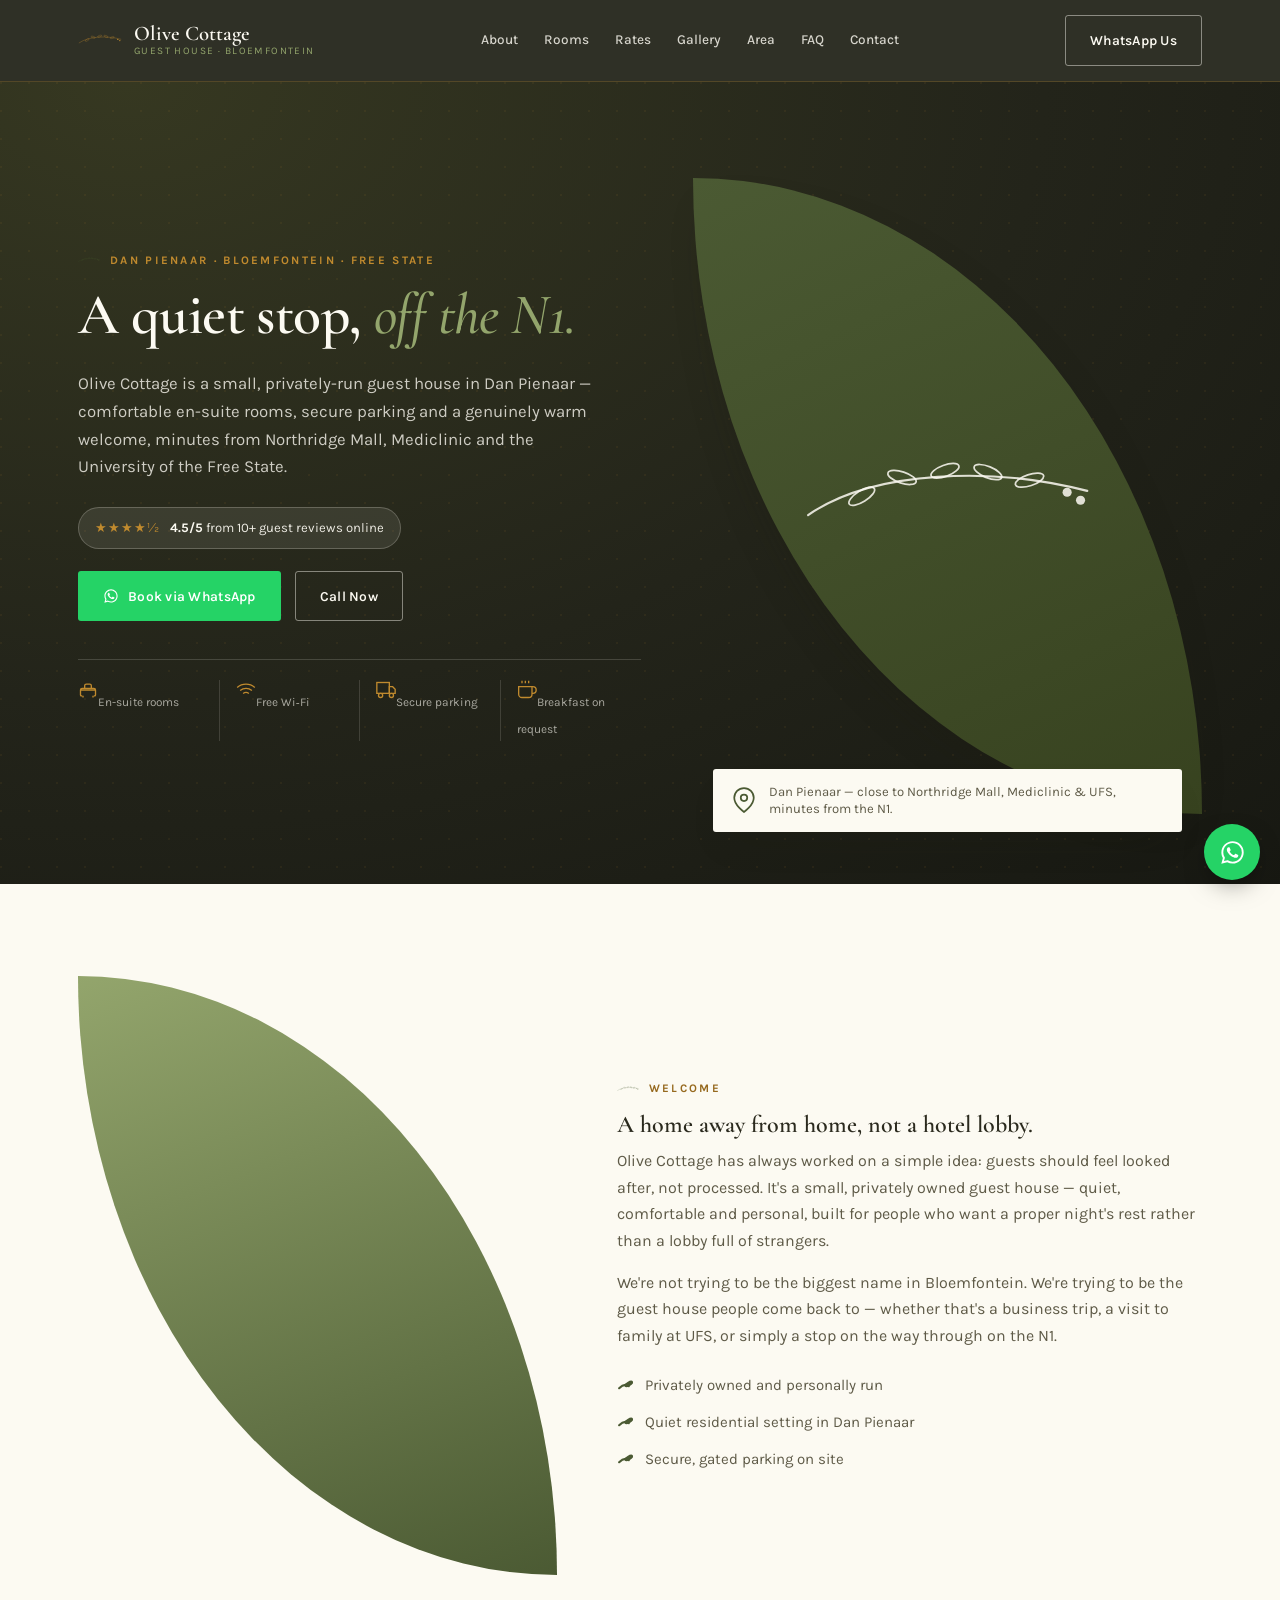
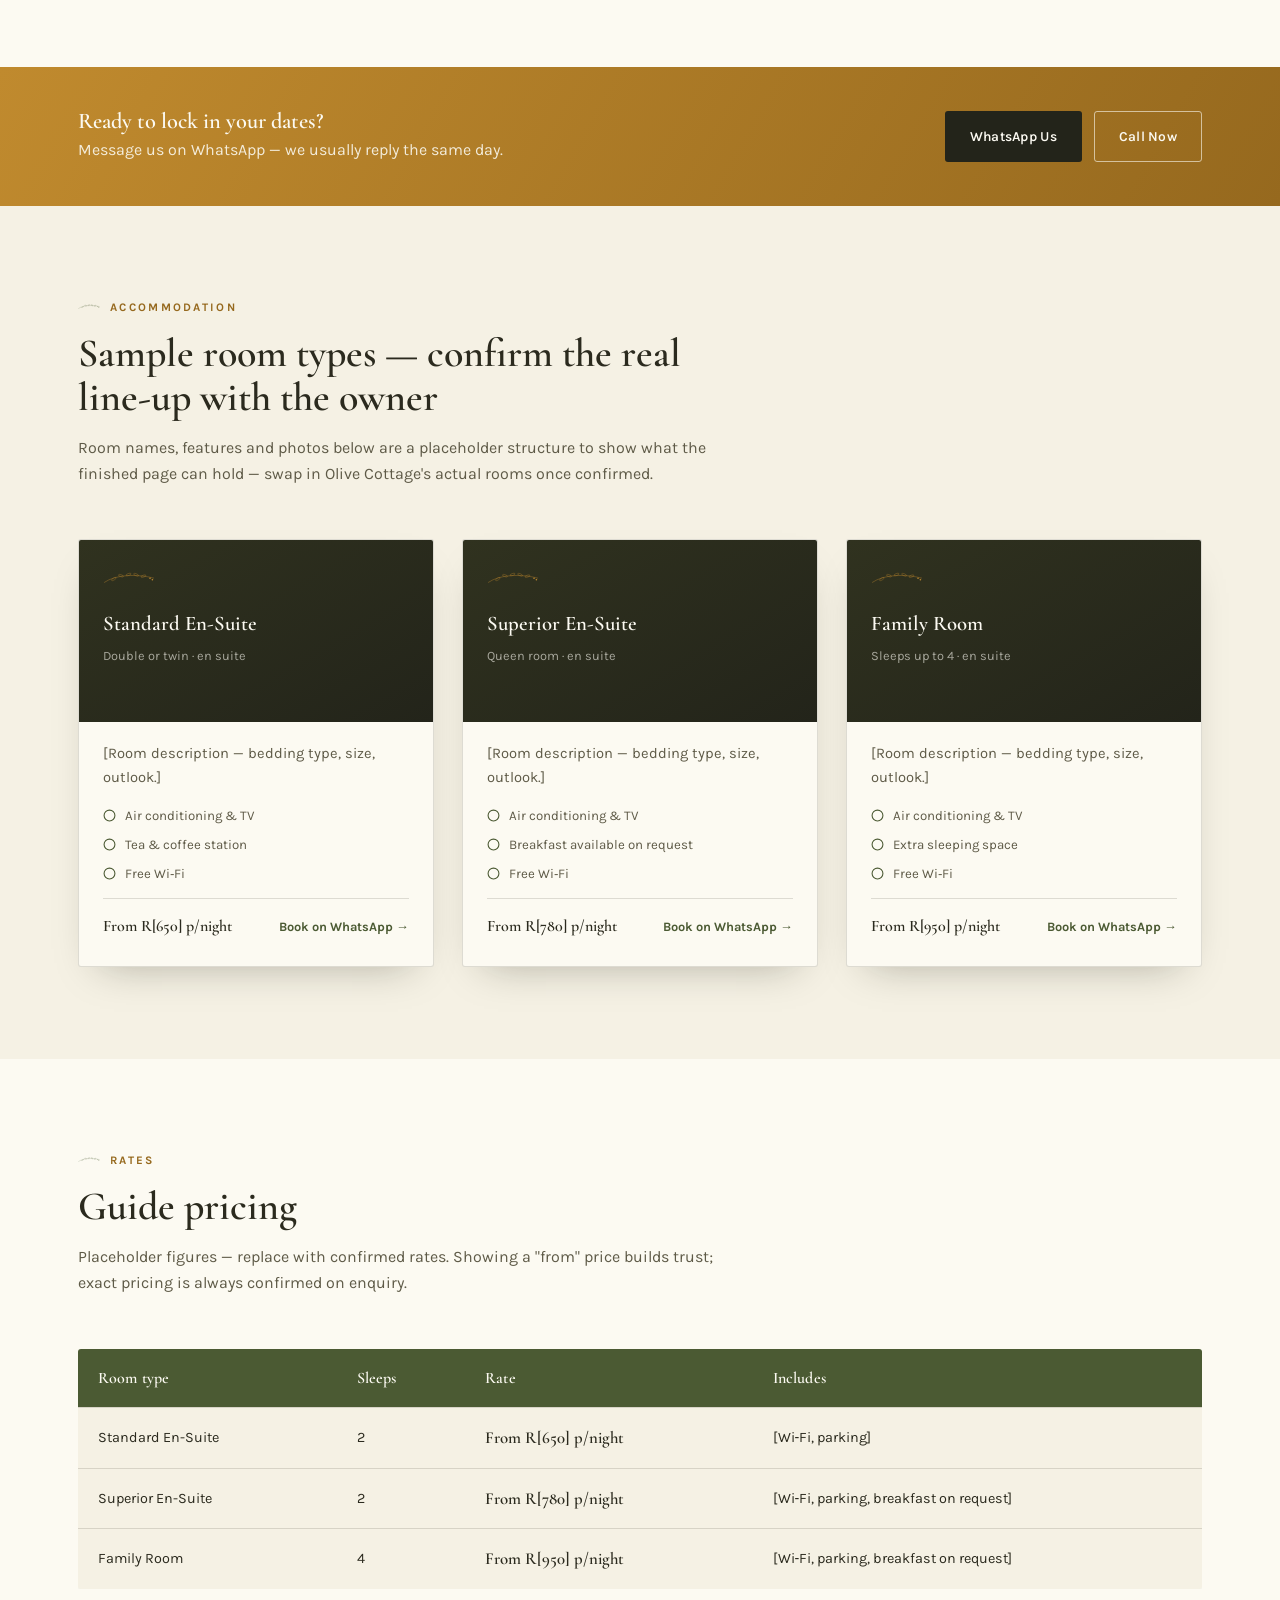
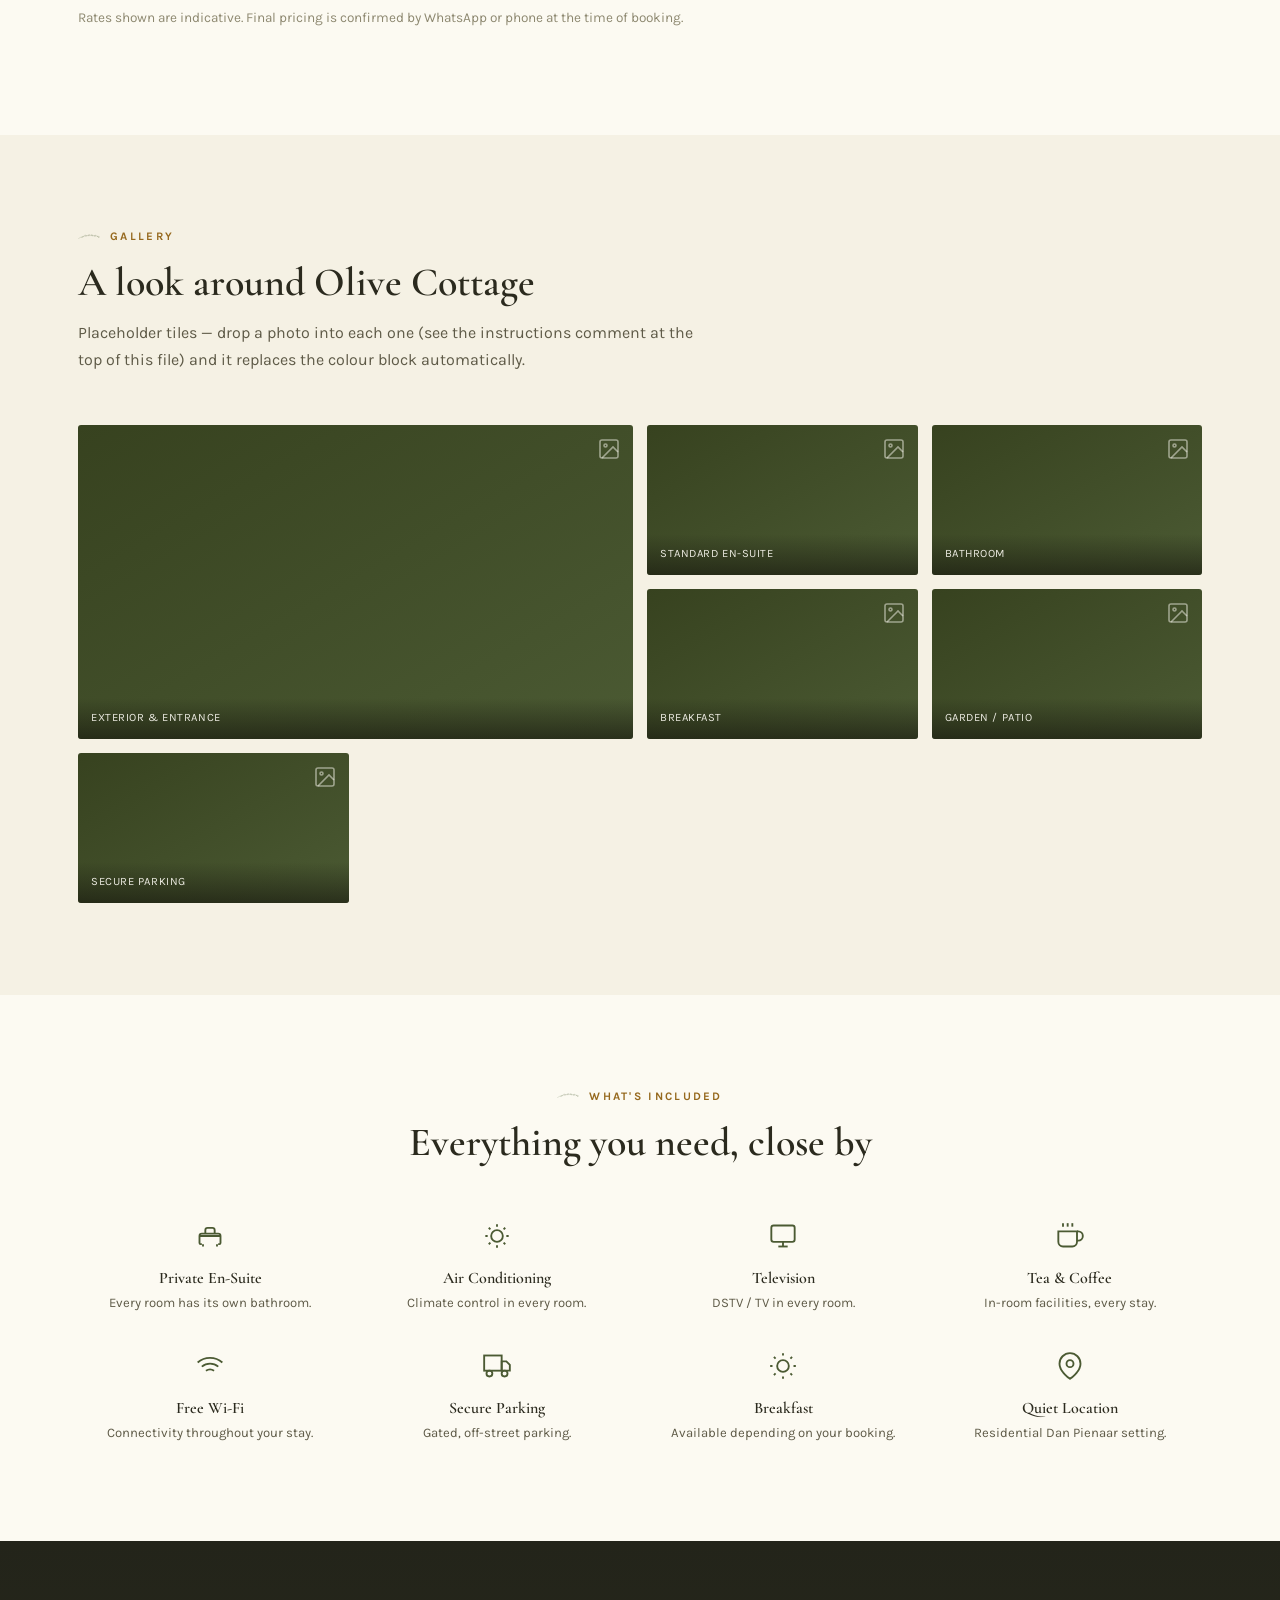
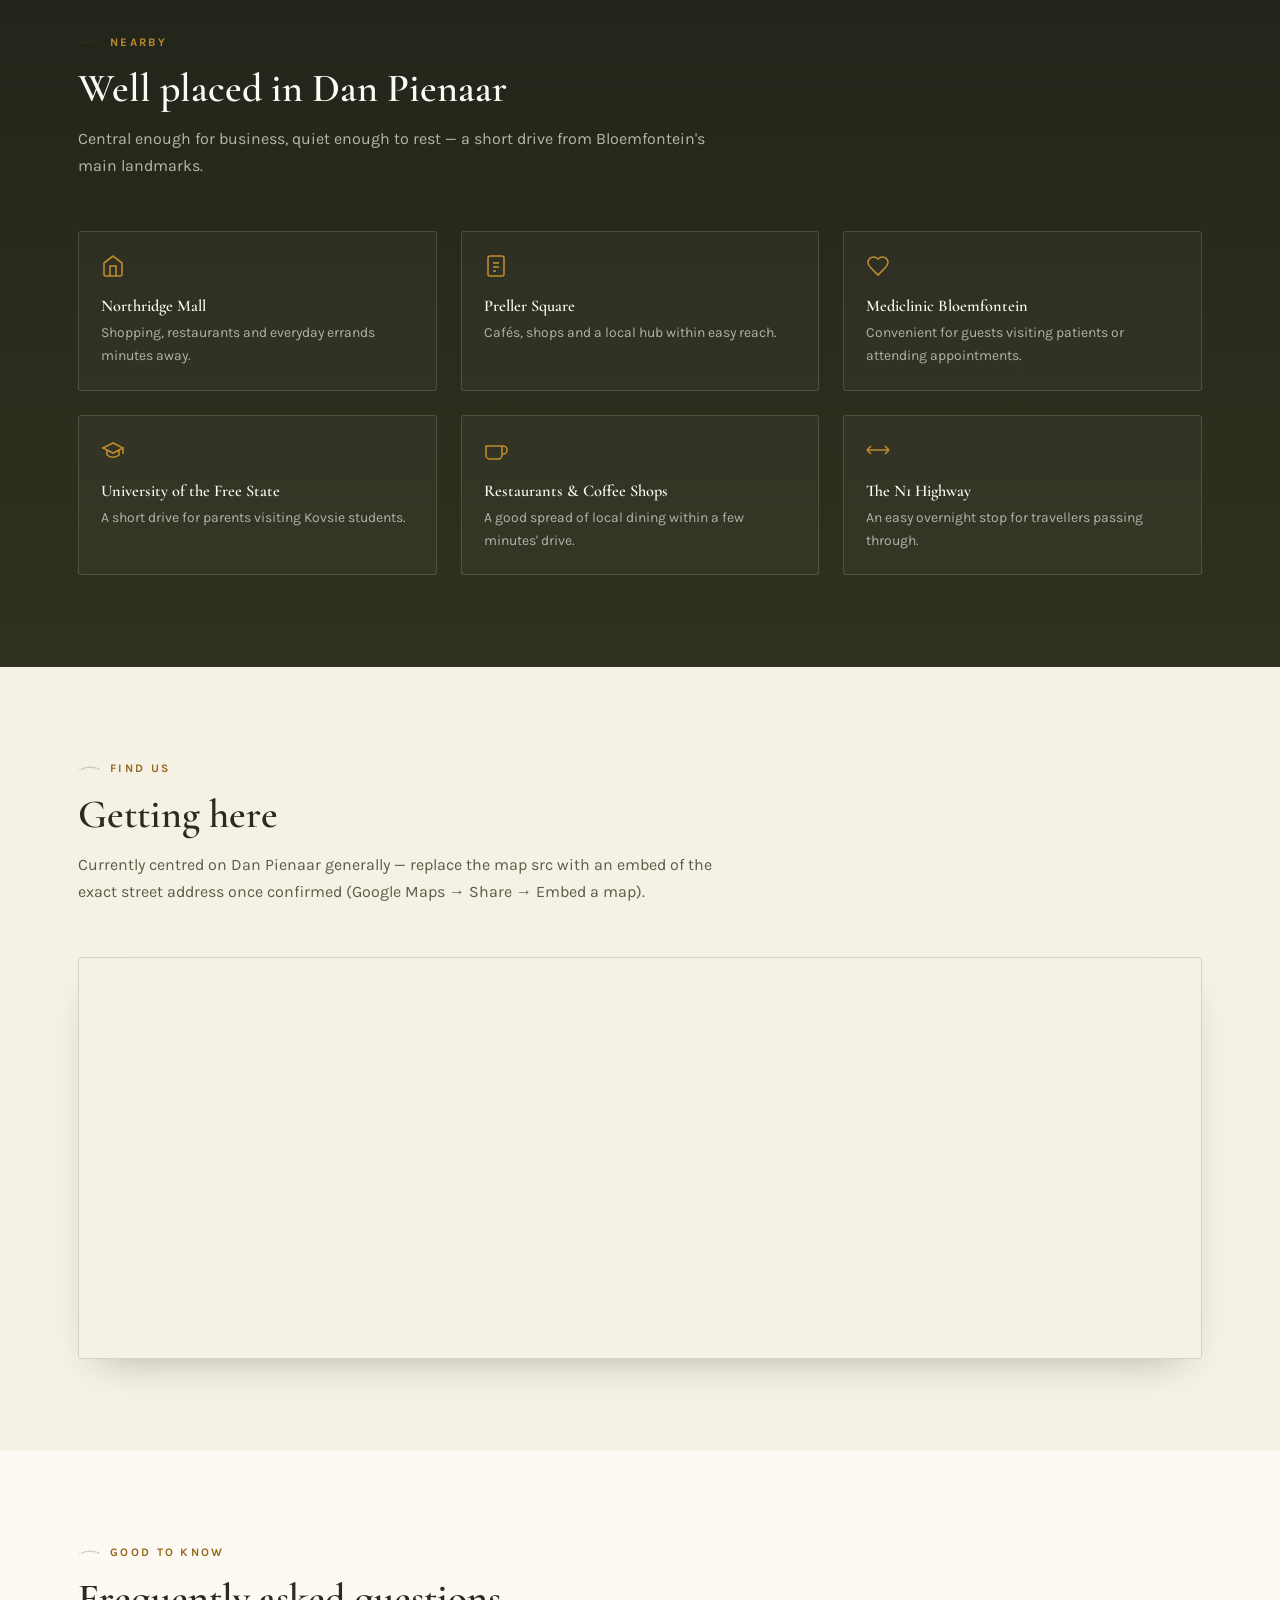
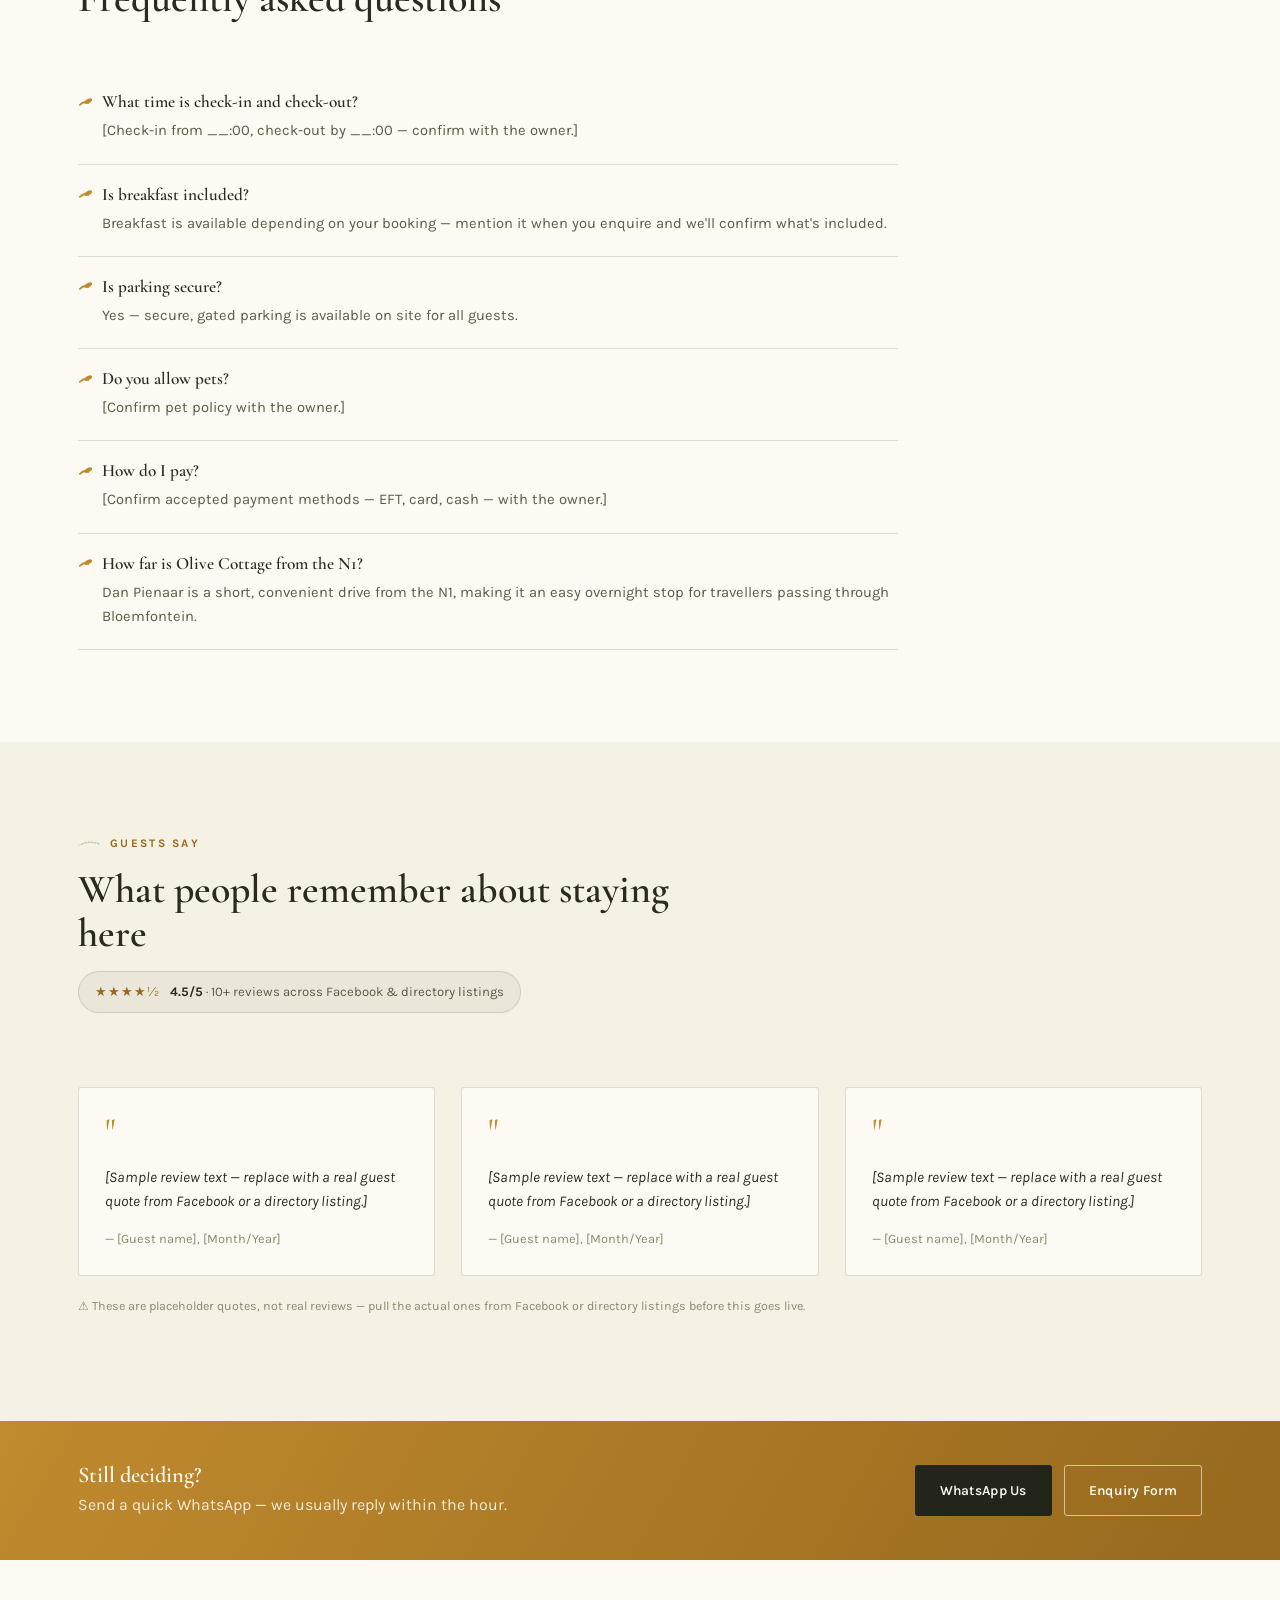
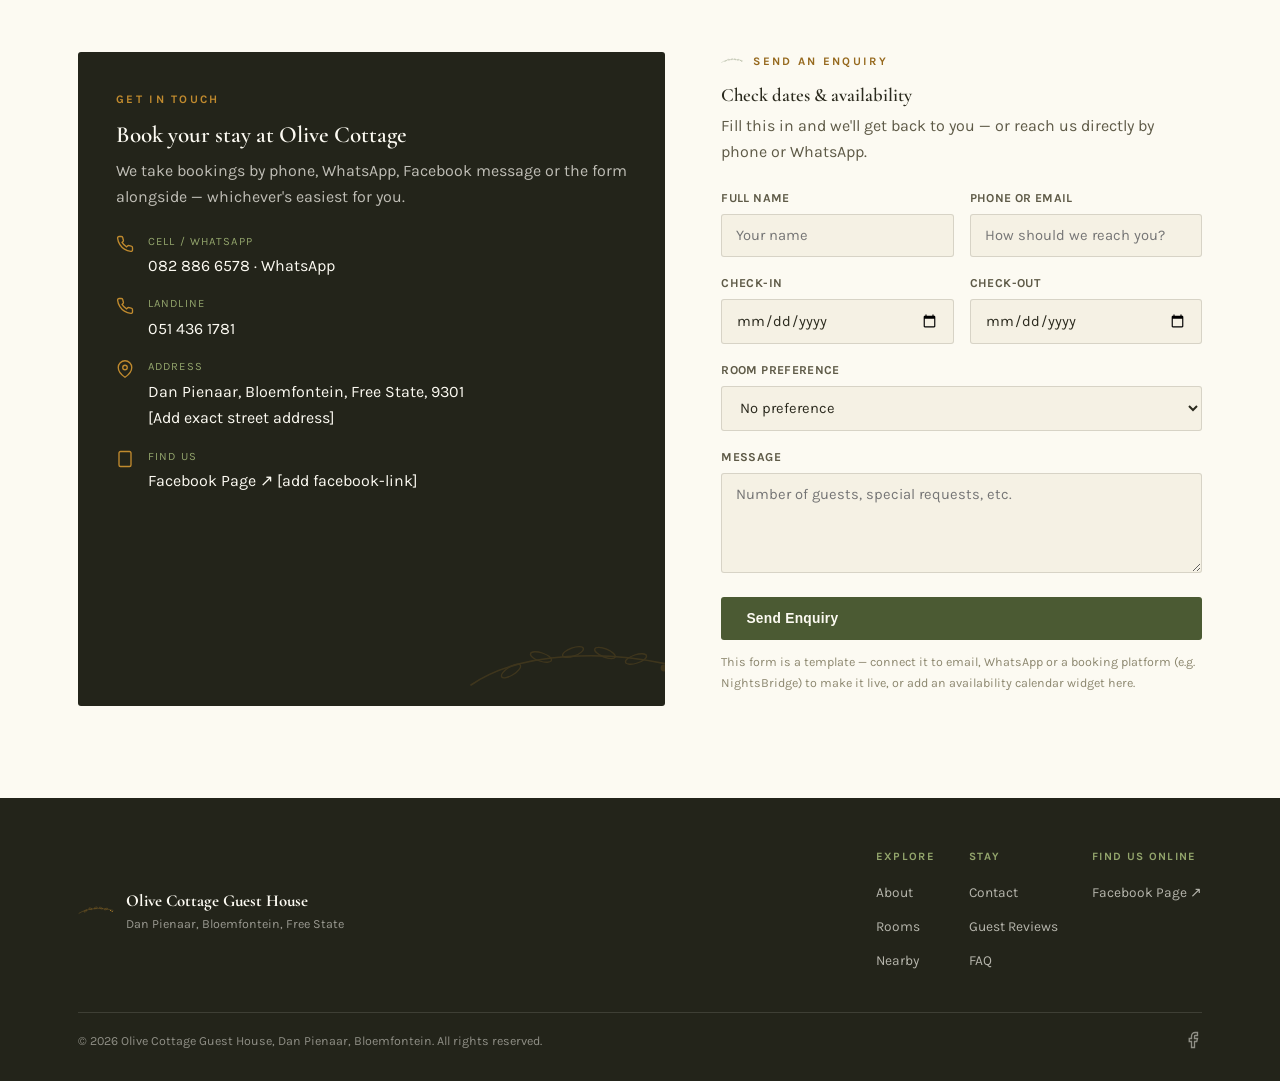
<file: olive-cottage.html>
<!DOCTYPE html>
<!--
  Olive Cottage Guest House — Dan Pienaar, Bloemfontein, Free State
  --------------------------------------------------------------------
  This is a PITCH / DEMO site built from publicly available information
  (Facebook page, directory listings, review aggregates). It is not yet
  connected to Olive Cottage's actual room inventory, rates, or photos —
  everything marked with [ ] brackets is a placeholder to confirm with
  the owner once they engage, the same way the rest of this file is
  structured to make that swap easy.

  REAL DETAILS ALREADY WIRED IN (from the brief):
    - Cell: 082 886 6578  -> used for WhatsApp + Call links
    - Tel:  051 436 1781  -> used as the landline contact
    - Address: Dan Pienaar, Bloemfontein, Free State, 9301
    - Rating: ~4.5/5 from 10+ online reviews (used in the social proof badge)

  STILL NEEDED FROM THE OWNER:
    - Exact street address (map currently searches the suburb generally)
    - Real room names/photos/rates
    - Facebook page URL (search "facebook-link" below — appears twice)
    - Actual guest review quotes to replace the placeholder ones
    - Check-in/out times and other FAQ specifics

  PHOTOS: search for "gallery-tile" and "leaf-frame" — drop an <img> as
  the first child of either and the placeholder colour falls away.
-->
<html lang="en">
<head>
<meta charset="UTF-8">
<meta name="viewport" content="width=device-width, initial-scale=1.0">
<title>Olive Cottage Guest House — Dan Pienaar, Bloemfontein</title>
<meta name="description" content="Olive Cottage Guest House — quiet, comfortable, privately-run accommodation in Dan Pienaar, Bloemfontein. En-suite rooms, secure parking, WhatsApp booking.">

<link rel="preconnect" href="https://fonts.googleapis.com">
<link rel="preconnect" href="https://fonts.gstatic.com" crossorigin>
<link href="https://fonts.googleapis.com/css2?family=Cormorant+Garamond:ital,wght@0,400;0,500;0,600;0,700;1,500&family=Karla:wght@300;400;500;600;700&display=swap" rel="stylesheet">

<style>
  :root{
    --linen: #F5F1E4;
    --paper: #FCFAF2;
    --ink: #2B2A1E;
    --ink-soft: #5E5A47;
    --ink-faint: #8D8870;
    --olive: #4B5A33;
    --olive-deep: #37421F;
    --olive-light: #93A56C;
    --olive-pale: #E3E7D6;
    --mustard: #C08A2E;
    --mustard-deep: #96691E;
    --night: #23241A;
    --night-soft: #30321F;
    --line: rgba(43,42,30,0.15);
    --radius: 3px;
    --max: 1180px;
    --shadow: 0 18px 40px -22px rgba(30,28,15,0.35);
  }

  *{ box-sizing:border-box; }
  html{ scroll-behavior:smooth; }
  @media (prefers-reduced-motion: reduce){
    html{ scroll-behavior:auto; }
    *{ animation-duration:0.001ms !important; animation-iteration-count:1 !important; transition-duration:0.001ms !important; }
  }

  body{
    margin:0; background: var(--linen); color: var(--ink);
    font-family: 'Karla', -apple-system, sans-serif;
    font-weight:400; line-height:1.65; -webkit-font-smoothing:antialiased;
  }
  h1,h2,h3,h4{
    font-family:'Cormorant Garamond', Georgia, serif;
    font-weight:600; line-height:1.1; margin:0 0 0.4em; color: var(--ink);
  }
  p{ margin:0 0 1em; color: var(--ink-soft); }
  a{ color:inherit; }
  img{ max-width:100%; display:block; }
  .wrap{ max-width: var(--max); margin:0 auto; padding:0 28px; }

  .eyebrow{
    display:flex; align-items:center; gap:10px;
    font-size:0.72rem; letter-spacing:0.2em; text-transform:uppercase;
    color: var(--mustard-deep); font-weight:700; margin-bottom:14px;
  }
  .eyebrow svg{ width:22px; height:14px; flex-shrink:0; color: var(--olive); }

  /* ---------- olive branch signature motif ---------- */
  .branch-mark{ display:inline-block; }
  .branch-mark *{ vector-effect: non-scaling-stroke; }

  .branch-divider{
    display:flex; align-items:center; justify-content:center; gap:16px;
    width:100%; margin: 0 auto;
  }
  .branch-divider .rule{ height:1px; flex:1; background: linear-gradient(90deg, transparent, var(--line) 25%, var(--line) 75%, transparent); }
  .branch-divider svg{ width:60px; height:22px; color: var(--olive-light); flex-shrink:0; }

  /* ---------- leaf-shaped frame (signature #2) ---------- */
  .leaf-frame{
    border-radius: 0% 100% 0% 100% / 0% 100% 0% 100%;
    overflow:hidden; position:relative;
  }
  .leaf-frame img{ width:100%; height:100%; object-fit:cover; }

  /* ---------- buttons ---------- */
  .btn{
    display:inline-flex; align-items:center; gap:9px;
    padding: 13px 24px; font-size:0.86rem; font-weight:600; letter-spacing:0.02em;
    text-decoration:none; border-radius: var(--radius); border:1px solid transparent;
    cursor:pointer; transition: transform .22s ease, background .22s ease, color .22s ease, border-color .22s ease;
  }
  .btn svg{ width:16px; height:16px; }
  .btn:hover{ transform: translateY(-2px); }
  .btn-primary{ background: var(--olive); color: var(--paper); }
  .btn-primary:hover{ background: var(--olive-deep); }
  .btn-wa{ background:#25D366; color:#fff; }
  .btn-wa:hover{ background:#1DA851; }
  .btn-ghost{ background:transparent; color: var(--paper); border-color: rgba(252,250,242,0.45); }
  .btn-ghost:hover{ background: rgba(252,250,242,0.1); border-color: var(--paper); }
  .btn-line{ background:transparent; color: var(--olive); border-color: var(--olive); }
  .btn-line:hover{ background: var(--olive); color: var(--paper); }
  a.btn:focus-visible, button:focus-visible, a:focus-visible{ outline:2px solid var(--mustard); outline-offset:3px; }

  /* ---------- social proof ---------- */
  .proof-badge{
    display:inline-flex; align-items:center; gap:10px;
    background: rgba(252,250,242,0.09); border:1px solid rgba(252,250,242,0.22);
    padding:9px 16px; border-radius:999px; font-size:0.82rem; color: rgba(252,250,242,0.92);
    margin-bottom:22px;
  }
  .proof-badge .stars{ color: var(--mustard); letter-spacing:1px; }
  .proof-badge strong{ color: var(--paper); }
  .proof-badge.light{ background: rgba(43,42,30,0.05); border-color: var(--line); color: var(--ink-soft); }
  .proof-badge.light strong{ color: var(--ink); }
  .proof-badge.light .stars{ color: var(--mustard-deep); }

  /* ---------- header/nav ---------- */
  header{
    position:sticky; top:0; z-index:100;
    background: rgba(35,36,26,0.94); backdrop-filter: blur(6px);
    border-bottom:1px solid rgba(192,138,46,0.25);
  }
  .nav{ display:flex; align-items:center; justify-content:space-between; padding:15px 28px; max-width:var(--max); margin:0 auto; }
  .brand{ display:flex; align-items:center; gap:12px; text-decoration:none; color: var(--paper); }
  .brand .branch-mark{ width:44px; height:26px; color: var(--mustard); }
  .brand-text{ display:flex; flex-direction:column; line-height:1.1; }
  .brand-text strong{ font-family:'Cormorant Garamond',serif; font-size:1.3rem; font-weight:600; }
  .brand-text span{ font-size:0.63rem; letter-spacing:0.14em; text-transform:uppercase; color: var(--olive-light); }
  nav.links{ display:flex; align-items:center; gap:26px; }
  nav.links a{ color: rgba(252,250,242,0.82); text-decoration:none; font-size:0.85rem; font-weight:500; position:relative; padding:4px 0; }
  nav.links a::after{ content:''; position:absolute; left:0; bottom:0; height:1px; width:0; background: var(--mustard); transition:width .25s ease; }
  nav.links a:hover::after{ width:100%; }
  .nav-cta{ display:flex; align-items:center; gap:16px; }
  .menu-toggle{ display:none; background:none; border:none; color:var(--paper); cursor:pointer; padding:6px; width:40px; height:40px; align-items:center; justify-content:center; }
  .menu-toggle svg{ width:22px; height:22px; }

  @media (max-width:940px){
    nav.links{
      position:absolute; top:100%; left:0; right:0; flex-direction:column; align-items:flex-start; gap:0;
      background: var(--night); border-bottom:1px solid rgba(192,138,46,0.25);
      max-height:0; overflow:hidden; transition:max-height .3s ease;
    }
    nav.links.open{ max-height:460px; }
    nav.links a{ padding:15px 28px; width:100%; border-top:1px solid rgba(255,255,255,0.06); }
    .nav-cta .btn-ghost{ display:none; }
    .menu-toggle{ display:flex; }
  }

  /* ---------- hero ---------- */
  .hero{
    position:relative;
    background: radial-gradient(130% 140% at 10% 0%, #363821 0%, var(--night) 55%, #171812 100%);
    color: var(--paper); overflow:hidden; padding: 96px 0 70px;
  }
  .hero::before{
    content:''; position:absolute; inset:0;
    background-image: radial-gradient(circle at 1px 1px, rgba(192,138,46,0.14) 1px, transparent 1px);
    background-size:28px 28px; opacity:0.55; pointer-events:none;
  }
  .hero-inner{ position:relative; z-index:2; display:grid; grid-template-columns:1.05fr 0.95fr; gap:52px; align-items:center; }
  .hero-copy{ max-width:600px; }
  .hero h1{ font-size:clamp(2.3rem, 4.6vw, 3.6rem); color:var(--paper); font-weight:600; letter-spacing:-0.01em; }
  .hero h1 em{ font-style:italic; color: var(--olive-light); font-weight:500; }
  .hero .lede{ color: rgba(252,250,242,0.78); font-size:1.05rem; max-width:520px; margin-bottom:26px; }
  .hero-ctas{ display:flex; flex-wrap:wrap; gap:14px; margin-bottom:38px; }
  .hero-facts{ display:grid; grid-template-columns:repeat(4,1fr); border-top:1px solid rgba(252,250,242,0.16); padding-top:20px; }
  .hero-facts div{ padding:0 16px; border-left:1px solid rgba(252,250,242,0.14); }
  .hero-facts div:first-child{ border-left:none; padding-left:0; }
  .hero-facts .lbl{ font-size:0.74rem; color: rgba(252,250,242,0.62); }
  .hero-facts svg{ width:20px; height:20px; color: var(--mustard); margin-bottom:6px; }

  .hero-visual{ position:relative; }
  .hero-visual .leaf-frame{
    aspect-ratio:4/5; background: linear-gradient(155deg, var(--olive) 0%, var(--olive-deep) 100%);
    display:flex; align-items:center; justify-content:center; box-shadow: var(--shadow);
  }
  .hero-visual .leaf-frame .branch-mark{ width:58%; height:auto; color: rgba(252,250,242,0.85); }
  .hero-visual .cap{
    position:absolute; bottom:-18px; left:20px; right:20px;
    background: var(--paper); border-radius: var(--radius); box-shadow: var(--shadow);
    padding:14px 18px; display:flex; align-items:center; gap:12px;
  }
  .hero-visual .cap svg{ width:26px; height:26px; color: var(--olive); flex-shrink:0; }
  .hero-visual .cap span{ font-size:0.82rem; color: var(--ink-soft); line-height:1.35; }

  @media (max-width:980px){
    .hero-inner{ grid-template-columns:1fr; }
    .hero-visual{ max-width:340px; margin:0 auto; order:-1; }
    .hero-facts{ grid-template-columns:repeat(2,1fr); row-gap:18px; }
    .hero-facts div{ border-left:none; padding-left:0; }
  }

  /* ---------- shared sections ---------- */
  section{ padding:92px 0; }
  .section-head{ max-width:640px; margin-bottom:52px; }
  .section-head.center{ margin-left:auto; margin-right:auto; text-align:center; }
  .section-head h2{ font-size:clamp(1.85rem, 3.2vw, 2.5rem); }
  .reveal{ opacity:0; transform:translateY(18px); transition:opacity .7s ease, transform .7s ease; }
  .reveal.in{ opacity:1; transform:none; }

  /* ---------- CTA banner ---------- */
  .cta-banner{ background: linear-gradient(120deg, var(--mustard) 0%, var(--mustard-deep) 100%); padding:42px 0; color:var(--paper); }
  .cta-banner .wrap{ display:flex; align-items:center; justify-content:space-between; gap:24px; flex-wrap:wrap; }
  .cta-banner h3{ color:var(--paper); font-size:1.4rem; margin-bottom:4px; }
  .cta-banner p{ color: rgba(252,250,242,0.88); margin:0; }
  .cta-banner .btns{ display:flex; gap:12px; flex-wrap:wrap; }
  .cta-banner .btn-primary{ background: var(--night); }
  .cta-banner .btn-primary:hover{ background:#000; }
  .cta-banner .btn-ghost{ border-color: rgba(252,250,242,0.6); }

  /* ---------- about ---------- */
  .about{ background: var(--paper); }
  .about-grid{ display:grid; grid-template-columns:0.9fr 1.1fr; gap:60px; align-items:center; }
  .about-art{ aspect-ratio:4/5; background: linear-gradient(160deg, var(--olive-light), var(--olive)); }
  .about-list{ list-style:none; margin:24px 0 0; padding:0; display:grid; gap:12px; }
  .about-list li{ display:flex; gap:12px; align-items:flex-start; font-size:0.94rem; color: var(--ink-soft); }
  .about-list svg{ width:16px; height:16px; flex-shrink:0; margin-top:4px; color: var(--olive); }
  @media (max-width:900px){ .about-grid{ grid-template-columns:1fr; gap:36px; } .about-art{ aspect-ratio:16/10; max-width:340px; margin:0 auto; } }

  /* ---------- rooms ---------- */
  .rooms{ background: var(--linen); }
  .room-grid{ display:grid; grid-template-columns:repeat(3,1fr); gap:28px; }
  .room-card{ background: var(--paper); border:1px solid var(--line); border-radius: var(--radius); overflow:hidden; display:flex; flex-direction:column; box-shadow: var(--shadow); }
  .room-top{ background: linear-gradient(150deg, var(--night-soft), var(--night)); padding:28px 24px 54px; position:relative; color: var(--paper); }
  .room-top .branch-mark{ width:52px; height:22px; color: var(--mustard); margin-bottom:14px; }
  .room-top h3{ color:var(--paper); font-size:1.3rem; margin-bottom:6px; }
  .room-top .sub{ font-size:0.8rem; color: rgba(252,250,242,0.6); }
  .room-body{ padding:20px 24px 26px; display:flex; flex-direction:column; gap:14px; flex:1; }
  .room-body p{ font-size:0.92rem; margin:0; }
  .room-feats{ list-style:none; margin:0; padding:0; display:grid; gap:7px; }
  .room-feats li{ display:flex; gap:9px; align-items:center; font-size:0.83rem; color: var(--ink-soft); }
  .room-feats svg{ width:13px; height:13px; color: var(--olive); flex-shrink:0; }
  .room-foot{ margin-top:auto; padding-top:14px; border-top:1px solid var(--line); display:flex; align-items:center; justify-content:space-between; gap:10px; }
  .room-foot .rate{ font-family:'Cormorant Garamond',serif; font-weight:600; color:var(--ink); font-size:1rem; }
  .room-foot a{ font-size:0.8rem; font-weight:700; color: var(--olive); text-decoration:none; }
  .room-foot a:hover{ text-decoration:underline; }
  @media (max-width:980px){ .room-grid{ grid-template-columns:1fr; } }

  /* ---------- rates table ---------- */
  .rates{ background: var(--paper); }
  .rates-table{ width:100%; border-collapse:collapse; background: var(--linen); border-radius: var(--radius); overflow:hidden; box-shadow: var(--shadow); }
  .rates-table th, .rates-table td{ padding:16px 20px; text-align:left; font-size:0.9rem; border-bottom:1px solid var(--line); }
  .rates-table th{ background: var(--olive); color: var(--paper); font-weight:600; font-family:'Cormorant Garamond',serif; font-size:1rem; letter-spacing:0.01em; }
  .rates-table tr:last-child td{ border-bottom:none; }
  .rates-table td.price{ font-family:'Cormorant Garamond',serif; font-weight:600; font-size:1.05rem; color: var(--ink); }
  .rates-note{ margin-top:18px; font-size:0.85rem; color: var(--ink-faint); }
  .rates-wrap{ overflow-x:auto; }

  /* ---------- gallery ---------- */
  .gallery{ background: var(--linen); }
  .gallery-grid{ display:grid; grid-template-columns:repeat(4,1fr); grid-auto-rows:150px; gap:14px; }
  .gallery-grid .g1{ grid-column:span 2; grid-row:span 2; }
  .gallery-tile{ position:relative; border-radius: var(--radius); overflow:hidden; background: linear-gradient(150deg, var(--olive-deep), var(--olive)); display:flex; align-items:flex-end; }
  .gallery-tile img{ position:absolute; inset:0; width:100%; height:100%; object-fit:cover; }
  .gallery-tile .tile-label{ position:relative; z-index:2; width:100%; padding:11px 13px; font-size:0.7rem; letter-spacing:0.05em; text-transform:uppercase; color: rgba(252,250,242,0.92); background: linear-gradient(0deg, rgba(20,20,12,0.6), transparent); }
  .gallery-tile .tile-icon{ position:absolute; top:12px; right:12px; width:24px; height:24px; color: rgba(252,250,242,0.5); z-index:2; }
  @media (max-width:780px){ .gallery-grid{ grid-template-columns:repeat(2,1fr); grid-auto-rows:130px; } .gallery-grid .g1{ grid-column:span 2; grid-row:span 1; } }

  /* ---------- amenities ---------- */
  .amenities{ background: var(--paper); }
  .amen-grid{ display:grid; grid-template-columns:repeat(4,1fr); gap:26px 22px; }
  .amen-item{ text-align:center; padding:6px; }
  .amen-item svg{ width:28px; height:28px; color: var(--olive); margin-bottom:12px; }
  .amen-item h4{ font-size:1rem; margin-bottom:4px; }
  .amen-item p{ font-size:0.82rem; margin:0; }
  @media (max-width:900px){ .amen-grid{ grid-template-columns:repeat(2,1fr); } }

  /* ---------- area ---------- */
  .area{ background: linear-gradient(180deg, var(--night) 0%, var(--night-soft) 100%); color: var(--paper); }
  .area .section-head h2{ color: var(--paper); }
  .area .section-head p{ color: rgba(252,250,242,0.68); }
  .area-grid{ display:grid; grid-template-columns:repeat(3,1fr); gap:24px; }
  .area-card{ border:1px solid rgba(252,250,242,0.14); border-radius: var(--radius); padding:22px; background: rgba(252,250,242,0.03); }
  .area-card svg{ width:24px; height:24px; color: var(--mustard); margin-bottom:12px; }
  .area-card h4{ color:var(--paper); font-size:1.02rem; margin-bottom:6px; }
  .area-card p{ color: rgba(252,250,242,0.64); font-size:0.87rem; margin:0; }
  @media (max-width:900px){ .area-grid{ grid-template-columns:1fr; } }

  /* ---------- map ---------- */
  .map-section{ background: var(--linen); }
  .map-frame{ border-radius: var(--radius); overflow:hidden; border:1px solid var(--line); box-shadow: var(--shadow); line-height:0; }
  .map-frame iframe{ width:100%; height:400px; border:0; display:block; }

  /* ---------- FAQ ---------- */
  .faq{ background: var(--paper); }
  .faq-list{ display:grid; gap:0; max-width:820px; }
  .faq-item{ border-bottom:1px solid var(--line); padding:20px 0; }
  .faq-item h4{ font-size:1.08rem; margin-bottom:8px; display:flex; gap:10px; align-items:baseline; }
  .faq-item h4 svg{ width:14px; height:14px; color: var(--mustard); flex-shrink:0; align-self:center; }
  .faq-item p{ font-size:0.92rem; margin:0; padding-left:24px; }

  /* ---------- reviews ---------- */
  .reviews{ background: var(--linen); }
  .review-row{ display:grid; grid-template-columns:repeat(3,1fr); gap:26px; }
  .review-card{ background: var(--paper); border:1px solid var(--line); border-radius: var(--radius); padding:26px; display:flex; flex-direction:column; gap:14px; }
  .review-card .quote-mark{ color: var(--mustard); font-family:'Cormorant Garamond',serif; font-size:2.3rem; line-height:1; }
  .review-card p{ font-size:0.93rem; font-style:italic; color: var(--ink); margin:0; }
  .review-card .who{ font-size:0.8rem; color: var(--ink-faint); font-style:normal; }
  .reviews-note{ margin-top:20px; font-size:0.78rem; color: var(--ink-faint); }
  @media (max-width:980px){ .review-row{ grid-template-columns:1fr; } }

  /* ---------- book/contact ---------- */
  .book{ background: var(--paper); }
  .book-grid{ display:grid; grid-template-columns:1.1fr 0.9fr; gap:56px; }
  .book-panel{ background: var(--night); color: var(--paper); border-radius: var(--radius); padding:38px; position:relative; overflow:hidden; }
  .book-panel .branch-mark{ position:absolute; right:-20px; bottom:-10px; width:220px; height:90px; opacity:0.09; color: var(--mustard); }
  .book-panel h3{ color:var(--paper); font-size:1.45rem; position:relative; z-index:2; }
  .book-panel p{ color: rgba(252,250,242,0.72); position:relative; z-index:2; }
  .contact-list{ list-style:none; margin:22px 0 0; padding:0; display:grid; gap:16px; position:relative; z-index:2; }
  .contact-list li{ display:flex; gap:14px; align-items:flex-start; }
  .contact-list svg{ width:18px; height:18px; color: var(--mustard); flex-shrink:0; margin-top:2px; }
  .contact-list a{ color:var(--paper); text-decoration:none; }
  .contact-list a:hover{ text-decoration:underline; }
  .contact-list span.label{ display:block; font-size:0.7rem; letter-spacing:0.1em; text-transform:uppercase; color: var(--olive-light); margin-bottom:2px; }

  form.enquire{ display:grid; gap:16px; }
  form.enquire .row2{ display:grid; grid-template-columns:1fr 1fr; gap:16px; }
  form.enquire label{ font-size:0.76rem; font-weight:700; letter-spacing:0.03em; text-transform:uppercase; color: var(--ink-soft); display:block; margin-bottom:6px; }
  form.enquire input, form.enquire textarea, form.enquire select{ width:100%; padding:12px 14px; border:1px solid var(--line); border-radius: var(--radius); background: var(--linen); font-family:'Karla',sans-serif; font-size:0.92rem; color: var(--ink); }
  form.enquire input:focus, form.enquire textarea:focus, form.enquire select:focus{ outline:2px solid var(--olive); outline-offset:1px; }
  form.enquire textarea{ min-height:100px; resize:vertical; }
  .form-note{ font-size:0.78rem; color: var(--ink-faint); margin-top:-4px; }
  @media (max-width:980px){ .book-grid{ grid-template-columns:1fr; } form.enquire .row2{ grid-template-columns:1fr; } }

  /* ---------- footer ---------- */
  footer{ background: var(--night); color: rgba(252,250,242,0.7); padding:50px 0 26px; }
  .foot-top{ display:flex; justify-content:space-between; flex-wrap:wrap; gap:30px; margin-bottom:38px; }
  .foot-brand{ display:flex; align-items:center; gap:12px; }
  .foot-brand .branch-mark{ width:36px; height:20px; color: var(--mustard); }
  .foot-brand strong{ font-family:'Cormorant Garamond',serif; color:var(--paper); font-size:1.05rem; }
  .foot-links{ display:flex; gap:34px; flex-wrap:wrap; }
  .foot-links h5{ font-size:0.7rem; letter-spacing:0.12em; text-transform:uppercase; color: var(--olive-light); margin:0 0 12px; }
  .foot-links ul{ list-style:none; margin:0; padding:0; display:grid; gap:8px; }
  .foot-links a{ color: rgba(252,250,242,0.68); text-decoration:none; font-size:0.86rem; }
  .foot-links a:hover{ color: var(--paper); }
  .foot-bottom{ border-top:1px solid rgba(252,250,242,0.12); padding-top:18px; display:flex; justify-content:space-between; flex-wrap:wrap; gap:10px; font-size:0.78rem; color: rgba(252,250,242,0.5); }
  .social-row{ display:flex; gap:14px; }
  .social-row svg{ width:18px; height:18px; }

  /* ---------- floating WhatsApp + mobile sticky bar ---------- */
  .wa-float{
    position:fixed; right:20px; bottom:20px; z-index:200;
    width:56px; height:56px; border-radius:50%;
    background:#25D366; color:#fff; display:flex; align-items:center; justify-content:center;
    box-shadow:0 10px 26px -8px rgba(0,0,0,0.5); text-decoration:none; transition:transform .2s ease;
  }
  .wa-float:hover{ transform:scale(1.07); }
  .wa-float svg{ width:27px; height:27px; }

  .sticky-book{ display:none; position:fixed; left:0; right:0; bottom:0; z-index:199; background: var(--night); border-top:1px solid rgba(192,138,46,0.3); padding:10px 14px calc(10px + env(safe-area-inset-bottom)); gap:10px; }
  .sticky-book a{ flex:1; display:flex; align-items:center; justify-content:center; gap:8px; padding:12px 10px; border-radius: var(--radius); font-size:0.85rem; font-weight:700; text-decoration:none; }
  .sticky-book .call{ background: rgba(252,250,242,0.1); color: var(--paper); }
  .sticky-book .wa{ background:#25D366; color:#fff; }
  .sticky-book svg{ width:16px; height:16px; }
  @media (max-width:780px){ .sticky-book{ display:flex; } body{ padding-bottom:64px; } .wa-float{ bottom:82px; } }

  ::selection{ background: var(--olive-pale); color: var(--ink); }
</style>
</head>
<body>

<!-- ============ shared SVG defs ============ -->
<svg width="0" height="0" style="position:absolute">
  <defs>
    <!-- olive branch: signature motif, echoes the guesthouse's own name -->
    <g id="olive-branch">
      <path d="M6,44 C55,10 145,8 214,26" fill="none" stroke="currentColor" stroke-width="1.6" stroke-linecap="round"/>
      <ellipse cx="46" cy="30" rx="11" ry="4.2" transform="rotate(-32 46 30)" fill="none" stroke="currentColor" stroke-width="1.3"/>
      <ellipse cx="76" cy="16" rx="11" ry="4.2" transform="rotate(18 76 16)" fill="none" stroke="currentColor" stroke-width="1.3"/>
      <ellipse cx="108" cy="11" rx="11" ry="4.2" transform="rotate(-20 108 11)" fill="none" stroke="currentColor" stroke-width="1.3"/>
      <ellipse cx="140" cy="12" rx="11" ry="4.2" transform="rotate(22 140 12)" fill="none" stroke="currentColor" stroke-width="1.3"/>
      <ellipse cx="171" cy="18" rx="11" ry="4.2" transform="rotate(-18 171 18)" fill="none" stroke="currentColor" stroke-width="1.3"/>
      <circle cx="199" cy="27" r="3.4" fill="currentColor"/>
      <circle cx="209" cy="33" r="3.4" fill="currentColor"/>
    </g>
    <g id="check-leaf">
      <path d="M2 8c3-3 6-4 9-2" fill="none" stroke="currentColor" stroke-width="2" stroke-linecap="round"/>
      <ellipse cx="11" cy="4" rx="4.5" ry="2.2" transform="rotate(-30 11 4)" fill="currentColor"/>
    </g>
  </defs>
</svg>

<!-- ============ header ============ -->
<header>
  <div class="nav">
    <a href="#top" class="brand">
      <svg class="branch-mark" viewBox="0 0 220 60"><use href="#olive-branch"/></svg>
      <span class="brand-text"><strong>Olive Cottage</strong><span>Guest House · Bloemfontein</span></span>
    </a>
    <nav class="links" id="navLinks">
      <a href="#about">About</a>
      <a href="#rooms">Rooms</a>
      <a href="#rates">Rates</a>
      <a href="#gallery">Gallery</a>
      <a href="#area">Area</a>
      <a href="#faq">FAQ</a>
      <a href="#book">Contact</a>
    </nav>
    <div class="nav-cta">
      <a href="https://wa.me/27828866578?text=Hi%20Olive%20Cottage%2C%20I%27d%20like%20to%20check%20availability." target="_blank" rel="noopener" class="btn btn-ghost">WhatsApp Us</a>
      <button class="menu-toggle" id="menuToggle" aria-label="Toggle navigation menu" aria-expanded="false">
        <svg viewBox="0 0 24 24" fill="none" stroke="currentColor" stroke-width="2" stroke-linecap="round"><line x1="3" y1="6" x2="21" y2="6"/><line x1="3" y1="12" x2="21" y2="12"/><line x1="3" y1="18" x2="21" y2="18"/></svg>
      </button>
    </div>
  </div>
</header>

<!-- ============ hero ============ -->
<section class="hero" id="top">
  <div class="wrap hero-inner">
    <div class="hero-copy">
      <div class="eyebrow" style="color:var(--mustard)">
        <svg class="branch-mark" viewBox="0 0 220 60"><use href="#olive-branch"/></svg>
        Dan Pienaar · Bloemfontein · Free State
      </div>
      <h1>A quiet stop, <em>off the N1.</em></h1>
      <p class="lede">Olive Cottage is a small, privately-run guest house in Dan Pienaar — comfortable en-suite rooms, secure parking and a genuinely warm welcome, minutes from Northridge Mall, Mediclinic and the University of the Free State.</p>
      <div class="proof-badge">
        <span class="stars">★★★★½</span>
        <span><strong>4.5/5</strong> from 10+ guest reviews online</span>
      </div>
      <div class="hero-ctas">
        <a href="https://wa.me/27828866578?text=Hi%20Olive%20Cottage%2C%20I%27d%20like%20to%20check%20availability%20for%20%5Bdates%5D." target="_blank" rel="noopener" class="btn btn-wa">
          <svg viewBox="0 0 24 24" fill="currentColor"><path d="M12.04 2C6.58 2 2.13 6.45 2.13 11.91c0 1.75.46 3.45 1.32 4.95L2.05 22l5.25-1.38a9.87 9.87 0 0 0 4.74 1.21h.01c5.46 0 9.9-4.45 9.9-9.91 0-2.65-1.03-5.14-2.9-7.01A9.82 9.82 0 0 0 12.04 2zm0 18.12h-.01a8.2 8.2 0 0 1-4.18-1.15l-.3-.18-3.12.82.83-3.04-.2-.31a8.2 8.2 0 0 1-1.26-4.36c0-4.54 3.7-8.24 8.25-8.24 2.2 0 4.27.86 5.83 2.42a8.18 8.18 0 0 1 2.41 5.83c0 4.55-3.7 8.24-8.25 8.24zm4.52-6.16c-.25-.12-1.47-.72-1.7-.81-.23-.08-.4-.12-.56.13-.17.25-.64.81-.79.97-.14.17-.29.19-.54.06-.25-.12-1.05-.39-1.99-1.23-.74-.66-1.23-1.47-1.38-1.72-.14-.25-.02-.38.11-.51.11-.11.25-.29.37-.43.12-.14.16-.25.25-.41.08-.17.04-.31-.02-.44-.06-.12-.56-1.36-.77-1.86-.2-.48-.41-.42-.56-.43-.14-.01-.31-.01-.48-.01a.93.93 0 0 0-.67.31c-.23.25-.87.85-.87 2.08s.9 2.42 1.02 2.59c.12.17 1.77 2.7 4.29 3.79.6.26 1.07.42 1.43.53.6.19 1.15.16 1.58.1.48-.07 1.47-.6 1.68-1.18.21-.58.21-1.08.14-1.18-.06-.11-.23-.17-.48-.29z"/></svg>
          Book via WhatsApp
        </a>
        <a href="tel:+27828866578" class="btn btn-ghost">Call Now</a>
      </div>
      <div class="hero-facts">
        <div><svg viewBox="0 0 24 24" fill="none" stroke="currentColor" stroke-width="1.6"><path d="M3 12h18M3 12a2 2 0 0 1 2-2h14a2 2 0 0 1 2 2M3 12v6a1 1 0 0 0 1 1h1M21 12v6a1 1 0 0 1-1 1h-1M6 19v2M18 19v2M8 10V7a2 2 0 0 1 2-2h4a2 2 0 0 1 2 2v3"/></svg><span class="lbl">En-suite rooms</span></div>
        <div><svg viewBox="0 0 24 24" fill="none" stroke="currentColor" stroke-width="1.6"><path d="M5 12.55a11 11 0 0 1 14.08 0M1.42 9a16 16 0 0 1 21.16 0M8.53 16.11a6 6 0 0 1 6.95 0M12 20h.01"/></svg><span class="lbl">Free Wi‑Fi</span></div>
        <div><svg viewBox="0 0 24 24" fill="none" stroke="currentColor" stroke-width="1.6"><rect x="1" y="3" width="15" height="13"/><polygon points="16 8 20 8 23 11 23 16 16 16 16 8"/><circle cx="5.5" cy="18.5" r="2.5"/><circle cx="18.5" cy="18.5" r="2.5"/></svg><span class="lbl">Secure parking</span></div>
        <div><svg viewBox="0 0 24 24" fill="none" stroke="currentColor" stroke-width="1.6"><path d="M18 8h1a4 4 0 0 1 0 8h-1"/><path d="M2 8h16v9a4 4 0 0 1-4 4H6a4 4 0 0 1-4-4V8z"/><line x1="6" y1="1" x2="6" y2="4"/><line x1="10" y1="1" x2="10" y2="4"/><line x1="14" y1="1" x2="14" y2="4"/></svg><span class="lbl">Breakfast on request</span></div>
      </div>
    </div>
    <div class="hero-visual">
      <div class="leaf-frame">
        <svg class="branch-mark" viewBox="0 0 220 60"><use href="#olive-branch"/></svg>
      </div>
      <div class="cap">
        <svg viewBox="0 0 24 24" fill="none" stroke="currentColor" stroke-width="1.6"><path d="M21 10c0 7-9 13-9 13s-9-6-9-13a9 9 0 0 1 18 0z"/><circle cx="12" cy="10" r="3"/></svg>
        <span>Dan Pienaar — close to Northridge Mall, Mediclinic &amp; UFS, minutes from the N1.</span>
      </div>
    </div>
  </div>
</section>

<!-- ============ about ============ -->
<section class="about" id="about">
  <div class="wrap about-grid">
    <div class="about-art leaf-frame reveal"></div>
    <div class="reveal">
      <div class="eyebrow">
        <svg class="branch-mark" viewBox="0 0 220 60"><use href="#olive-branch"/></svg>
        Welcome
      </div>
      <h2>A home away from home, not a hotel lobby.</h2>
      <p>Olive Cottage has always worked on a simple idea: guests should feel looked after, not processed. It's a small, privately owned guest house — quiet, comfortable and personal, built for people who want a proper night's rest rather than a lobby full of strangers.</p>
      <p>We're not trying to be the biggest name in Bloemfontein. We're trying to be the guest house people come back to — whether that's a business trip, a visit to family at UFS, or simply a stop on the way through on the N1.</p>
      <ul class="about-list">
        <li><svg class="branch-mark" viewBox="0 0 15 10"><use href="#check-leaf"/></svg> Privately owned and personally run</li>
        <li><svg class="branch-mark" viewBox="0 0 15 10"><use href="#check-leaf"/></svg> Quiet residential setting in Dan Pienaar</li>
        <li><svg class="branch-mark" viewBox="0 0 15 10"><use href="#check-leaf"/></svg> Secure, gated parking on site</li>
      </ul>
    </div>
  </div>
</section>

<!-- ============ mid CTA banner ============ -->
<section class="cta-banner">
  <div class="wrap">
    <div>
      <h3>Ready to lock in your dates?</h3>
      <p>Message us on WhatsApp — we usually reply the same day.</p>
    </div>
    <div class="btns">
      <a href="https://wa.me/27828866578?text=Hi%20Olive%20Cottage%2C%20I%27d%20like%20to%20check%20availability%20for%20%5Bdates%5D." target="_blank" rel="noopener" class="btn btn-primary">WhatsApp Us</a>
      <a href="tel:+27828866578" class="btn btn-ghost">Call Now</a>
    </div>
  </div>
</section>

<!-- ============ rooms ============ -->
<section class="rooms" id="rooms">
  <div class="wrap">
    <div class="section-head reveal">
      <div class="eyebrow"><svg class="branch-mark" viewBox="0 0 220 60"><use href="#olive-branch"/></svg> Accommodation</div>
      <h2>Sample room types — confirm the real line-up with the owner</h2>
      <p>Room names, features and photos below are a placeholder structure to show what the finished page can hold — swap in Olive Cottage's actual rooms once confirmed.</p>
    </div>
    <div class="room-grid">
      <div class="room-card reveal">
        <div class="room-top">
          <svg class="branch-mark" viewBox="0 0 220 60"><use href="#olive-branch"/></svg>
          <h3>Standard En-Suite</h3>
          <span class="sub">Double or twin · en suite</span>
        </div>
        <div class="room-body">
          <p>[Room description — bedding type, size, outlook.]</p>
          <ul class="room-feats">
            <li><svg viewBox="0 0 24 24" fill="none" stroke="currentColor" stroke-width="2" stroke-linecap="round" stroke-linejoin="round"><circle cx="12" cy="12" r="10"/></svg> Air conditioning &amp; TV</li>
            <li><svg viewBox="0 0 24 24" fill="none" stroke="currentColor" stroke-width="2" stroke-linecap="round" stroke-linejoin="round"><circle cx="12" cy="12" r="10"/></svg> Tea &amp; coffee station</li>
            <li><svg viewBox="0 0 24 24" fill="none" stroke="currentColor" stroke-width="2" stroke-linecap="round" stroke-linejoin="round"><circle cx="12" cy="12" r="10"/></svg> Free Wi‑Fi</li>
          </ul>
          <div class="room-foot">
            <span class="rate">From R[650] p/night</span>
            <a href="https://wa.me/27828866578?text=Hi%2C%20I%27d%20like%20to%20book%20the%20Standard%20En-Suite%20room%20at%20Olive%20Cottage." target="_blank" rel="noopener">Book on WhatsApp →</a>
          </div>
        </div>
      </div>

      <div class="room-card reveal">
        <div class="room-top">
          <svg class="branch-mark" viewBox="0 0 220 60"><use href="#olive-branch"/></svg>
          <h3>Superior En-Suite</h3>
          <span class="sub">Queen room · en suite</span>
        </div>
        <div class="room-body">
          <p>[Room description — bedding type, size, outlook.]</p>
          <ul class="room-feats">
            <li><svg viewBox="0 0 24 24" fill="none" stroke="currentColor" stroke-width="2" stroke-linecap="round" stroke-linejoin="round"><circle cx="12" cy="12" r="10"/></svg> Air conditioning &amp; TV</li>
            <li><svg viewBox="0 0 24 24" fill="none" stroke="currentColor" stroke-width="2" stroke-linecap="round" stroke-linejoin="round"><circle cx="12" cy="12" r="10"/></svg> Breakfast available on request</li>
            <li><svg viewBox="0 0 24 24" fill="none" stroke="currentColor" stroke-width="2" stroke-linecap="round" stroke-linejoin="round"><circle cx="12" cy="12" r="10"/></svg> Free Wi‑Fi</li>
          </ul>
          <div class="room-foot">
            <span class="rate">From R[780] p/night</span>
            <a href="https://wa.me/27828866578?text=Hi%2C%20I%27d%20like%20to%20book%20the%20Superior%20En-Suite%20room%20at%20Olive%20Cottage." target="_blank" rel="noopener">Book on WhatsApp →</a>
          </div>
        </div>
      </div>

      <div class="room-card reveal">
        <div class="room-top">
          <svg class="branch-mark" viewBox="0 0 220 60"><use href="#olive-branch"/></svg>
          <h3>Family Room</h3>
          <span class="sub">Sleeps up to 4 · en suite</span>
        </div>
        <div class="room-body">
          <p>[Room description — bedding type, size, outlook.]</p>
          <ul class="room-feats">
            <li><svg viewBox="0 0 24 24" fill="none" stroke="currentColor" stroke-width="2" stroke-linecap="round" stroke-linejoin="round"><circle cx="12" cy="12" r="10"/></svg> Air conditioning &amp; TV</li>
            <li><svg viewBox="0 0 24 24" fill="none" stroke="currentColor" stroke-width="2" stroke-linecap="round" stroke-linejoin="round"><circle cx="12" cy="12" r="10"/></svg> Extra sleeping space</li>
            <li><svg viewBox="0 0 24 24" fill="none" stroke="currentColor" stroke-width="2" stroke-linecap="round" stroke-linejoin="round"><circle cx="12" cy="12" r="10"/></svg> Free Wi‑Fi</li>
          </ul>
          <div class="room-foot">
            <span class="rate">From R[950] p/night</span>
            <a href="https://wa.me/27828866578?text=Hi%2C%20I%27d%20like%20to%20book%20the%20Family%20Room%20at%20Olive%20Cottage." target="_blank" rel="noopener">Book on WhatsApp →</a>
          </div>
        </div>
      </div>
    </div>
  </div>
</section>

<!-- ============ rates ============ -->
<section class="rates" id="rates">
  <div class="wrap">
    <div class="section-head reveal">
      <div class="eyebrow"><svg class="branch-mark" viewBox="0 0 220 60"><use href="#olive-branch"/></svg> Rates</div>
      <h2>Guide pricing</h2>
      <p>Placeholder figures — replace with confirmed rates. Showing a "from" price builds trust; exact pricing is always confirmed on enquiry.</p>
    </div>
    <div class="rates-wrap reveal">
      <table class="rates-table">
        <thead>
          <tr><th>Room type</th><th>Sleeps</th><th>Rate</th><th>Includes</th></tr>
        </thead>
        <tbody>
          <tr><td>Standard En-Suite</td><td>2</td><td class="price">From R[650] p/night</td><td>[Wi‑Fi, parking]</td></tr>
          <tr><td>Superior En-Suite</td><td>2</td><td class="price">From R[780] p/night</td><td>[Wi‑Fi, parking, breakfast on request]</td></tr>
          <tr><td>Family Room</td><td>4</td><td class="price">From R[950] p/night</td><td>[Wi‑Fi, parking, breakfast on request]</td></tr>
        </tbody>
      </table>
    </div>
    <p class="rates-note">Rates shown are indicative. Final pricing is confirmed by WhatsApp or phone at the time of booking.</p>
  </div>
</section>

<!-- ============ gallery ============ -->
<section class="gallery" id="gallery">
  <div class="wrap">
    <div class="section-head reveal">
      <div class="eyebrow"><svg class="branch-mark" viewBox="0 0 220 60"><use href="#olive-branch"/></svg> Gallery</div>
      <h2>A look around Olive Cottage</h2>
      <p>Placeholder tiles — drop a photo into each one (see the instructions comment at the top of this file) and it replaces the colour block automatically.</p>
    </div>
    <div class="gallery-grid reveal">
      <div class="gallery-tile g1"><svg class="tile-icon" viewBox="0 0 24 24" fill="none" stroke="currentColor" stroke-width="1.6"><rect x="3" y="3" width="18" height="18" rx="2"/><circle cx="8.5" cy="8.5" r="1.5"/><path d="M21 15l-5-5L5 21"/></svg><span class="tile-label">Exterior &amp; entrance</span></div>
      <div class="gallery-tile"><svg class="tile-icon" viewBox="0 0 24 24" fill="none" stroke="currentColor" stroke-width="1.6"><rect x="3" y="3" width="18" height="18" rx="2"/><circle cx="8.5" cy="8.5" r="1.5"/><path d="M21 15l-5-5L5 21"/></svg><span class="tile-label">Standard En-Suite</span></div>
      <div class="gallery-tile"><svg class="tile-icon" viewBox="0 0 24 24" fill="none" stroke="currentColor" stroke-width="1.6"><rect x="3" y="3" width="18" height="18" rx="2"/><circle cx="8.5" cy="8.5" r="1.5"/><path d="M21 15l-5-5L5 21"/></svg><span class="tile-label">Bathroom</span></div>
      <div class="gallery-tile"><svg class="tile-icon" viewBox="0 0 24 24" fill="none" stroke="currentColor" stroke-width="1.6"><rect x="3" y="3" width="18" height="18" rx="2"/><circle cx="8.5" cy="8.5" r="1.5"/><path d="M21 15l-5-5L5 21"/></svg><span class="tile-label">Breakfast</span></div>
      <div class="gallery-tile"><svg class="tile-icon" viewBox="0 0 24 24" fill="none" stroke="currentColor" stroke-width="1.6"><rect x="3" y="3" width="18" height="18" rx="2"/><circle cx="8.5" cy="8.5" r="1.5"/><path d="M21 15l-5-5L5 21"/></svg><span class="tile-label">Garden / patio</span></div>
      <div class="gallery-tile"><svg class="tile-icon" viewBox="0 0 24 24" fill="none" stroke="currentColor" stroke-width="1.6"><rect x="3" y="3" width="18" height="18" rx="2"/><circle cx="8.5" cy="8.5" r="1.5"/><path d="M21 15l-5-5L5 21"/></svg><span class="tile-label">Secure parking</span></div>
    </div>
  </div>
</section>

<!-- ============ amenities ============ -->
<section class="amenities" id="amenities">
  <div class="wrap">
    <div class="section-head center reveal" style="margin-left:auto;margin-right:auto;">
      <div class="eyebrow" style="justify-content:center;"><svg class="branch-mark" viewBox="0 0 220 60"><use href="#olive-branch"/></svg> What's Included</div>
      <h2>Everything you need, close by</h2>
    </div>
    <div class="amen-grid">
      <div class="amen-item reveal"><svg viewBox="0 0 24 24" fill="none" stroke="currentColor" stroke-width="1.6"><path d="M3 12h18M3 12a2 2 0 0 1 2-2h14a2 2 0 0 1 2 2M3 12v6a1 1 0 0 0 1 1h1M21 12v6a1 1 0 0 1-1 1h-1M6 19v2M18 19v2M8 10V7a2 2 0 0 1 2-2h4a2 2 0 0 1 2 2v3"/></svg><h4>Private En-Suite</h4><p>Every room has its own bathroom.</p></div>
      <div class="amen-item reveal"><svg viewBox="0 0 24 24" fill="none" stroke="currentColor" stroke-width="1.6"><path d="M12 2v2M12 20v2M4.93 4.93l1.41 1.41M17.66 17.66l1.41 1.41M2 12h2M20 12h2M4.93 19.07l1.41-1.41M17.66 6.34l1.41-1.41"/><circle cx="12" cy="12" r="5"/></svg><h4>Air Conditioning</h4><p>Climate control in every room.</p></div>
      <div class="amen-item reveal"><svg viewBox="0 0 24 24" fill="none" stroke="currentColor" stroke-width="1.6"><rect x="2" y="3" width="20" height="14" rx="2"/><line x1="8" y1="21" x2="16" y2="21"/><line x1="12" y1="17" x2="12" y2="21"/></svg><h4>Television</h4><p>DSTV / TV in every room.</p></div>
      <div class="amen-item reveal"><svg viewBox="0 0 24 24" fill="none" stroke="currentColor" stroke-width="1.6"><path d="M18 8h1a4 4 0 0 1 0 8h-1"/><path d="M2 8h16v9a4 4 0 0 1-4 4H6a4 4 0 0 1-4-4V8z"/><line x1="6" y1="1" x2="6" y2="4"/><line x1="10" y1="1" x2="10" y2="4"/><line x1="14" y1="1" x2="14" y2="4"/></svg><h4>Tea &amp; Coffee</h4><p>In-room facilities, every stay.</p></div>
      <div class="amen-item reveal"><svg viewBox="0 0 24 24" fill="none" stroke="currentColor" stroke-width="1.6"><path d="M5 12.55a11 11 0 0 1 14.08 0M1.42 9a16 16 0 0 1 21.16 0M8.53 16.11a6 6 0 0 1 6.95 0M12 20h.01"/></svg><h4>Free Wi‑Fi</h4><p>Connectivity throughout your stay.</p></div>
      <div class="amen-item reveal"><svg viewBox="0 0 24 24" fill="none" stroke="currentColor" stroke-width="1.6"><rect x="1" y="3" width="15" height="13"/><polygon points="16 8 20 8 23 11 23 16 16 16 16 8"/><circle cx="5.5" cy="18.5" r="2.5"/><circle cx="18.5" cy="18.5" r="2.5"/></svg><h4>Secure Parking</h4><p>Gated, off-street parking.</p></div>
      <div class="amen-item reveal"><svg viewBox="0 0 24 24" fill="none" stroke="currentColor" stroke-width="1.6"><circle cx="12" cy="12" r="5"/><path d="M12 1v2M12 21v2M4.22 4.22l1.42 1.42M18.36 18.36l1.42 1.42M1 12h2M21 12h2M4.22 19.78l1.42-1.42M18.36 5.64l1.42-1.42"/></svg><h4>Breakfast</h4><p>Available depending on your booking.</p></div>
      <div class="amen-item reveal"><svg viewBox="0 0 24 24" fill="none" stroke="currentColor" stroke-width="1.6"><path d="M21 10c0 7-9 13-9 13s-9-6-9-13a9 9 0 0 1 18 0z"/><circle cx="12" cy="10" r="3"/></svg><h4>Quiet Location</h4><p>Residential Dan Pienaar setting.</p></div>
    </div>
  </div>
</section>

<!-- ============ area ============ -->
<section class="area" id="area">
  <div class="wrap">
    <div class="section-head reveal">
      <div class="eyebrow" style="color:var(--mustard)"><svg class="branch-mark" viewBox="0 0 220 60"><use href="#olive-branch"/></svg> Nearby</div>
      <h2>Well placed in Dan Pienaar</h2>
      <p>Central enough for business, quiet enough to rest — a short drive from Bloemfontein's main landmarks.</p>
    </div>
    <div class="area-grid">
      <div class="area-card reveal"><svg viewBox="0 0 24 24" fill="none" stroke="currentColor" stroke-width="1.6"><path d="M3 9l9-7 9 7v11a2 2 0 0 1-2 2H5a2 2 0 0 1-2-2z"/><polyline points="9 22 9 12 15 12 15 22"/></svg><h4>Northridge Mall</h4><p>Shopping, restaurants and everyday errands minutes away.</p></div>
      <div class="area-card reveal"><svg viewBox="0 0 24 24" fill="none" stroke="currentColor" stroke-width="1.6"><rect x="4" y="2" width="16" height="20" rx="2"/><line x1="9" y1="9" x2="15" y2="9"/><line x1="9" y1="13" x2="15" y2="13"/><line x1="9" y1="17" x2="12" y2="17"/></svg><h4>Preller Square</h4><p>Cafés, shops and a local hub within easy reach.</p></div>
      <div class="area-card reveal"><svg viewBox="0 0 24 24" fill="none" stroke="currentColor" stroke-width="1.6"><path d="M19 14c1.49-1.46 3-3.21 3-5.5A5.5 5.5 0 0 0 16.5 3c-1.76 0-3 .5-4.5 2-1.5-1.5-2.74-2-4.5-2A5.5 5.5 0 0 0 2 8.5c0 2.29 1.51 4.04 3 5.5l7 7z"/></svg><h4>Mediclinic Bloemfontein</h4><p>Convenient for guests visiting patients or attending appointments.</p></div>
      <div class="area-card reveal"><svg viewBox="0 0 24 24" fill="none" stroke="currentColor" stroke-width="1.6"><path d="M22 10v6M2 10l10-5 10 5-10 5z"/><path d="M6 12v5c3 3 9 3 12 0v-5"/></svg><h4>University of the Free State</h4><p>A short drive for parents visiting Kovsie students.</p></div>
      <div class="area-card reveal"><svg viewBox="0 0 24 24" fill="none" stroke="currentColor" stroke-width="1.6"><path d="M18 8h1a4 4 0 0 1 0 8h-1"/><path d="M2 8h16v9a4 4 0 0 1-4 4H6a4 4 0 0 1-4-4V8z"/></svg><h4>Restaurants &amp; Coffee Shops</h4><p>A good spread of local dining within a few minutes' drive.</p></div>
      <div class="area-card reveal"><svg viewBox="0 0 24 24" fill="none" stroke="currentColor" stroke-width="1.6"><path d="M1 12h22M1 12l4-4M1 12l4 4M23 12l-4-4M23 12l-4 4"/></svg><h4>The N1 Highway</h4><p>An easy overnight stop for travellers passing through.</p></div>
    </div>
  </div>
</section>

<!-- ============ map ============ -->
<section class="map-section" id="location">
  <div class="wrap">
    <div class="section-head reveal">
      <div class="eyebrow"><svg class="branch-mark" viewBox="0 0 220 60"><use href="#olive-branch"/></svg> Find Us</div>
      <h2>Getting here</h2>
      <p>Currently centred on Dan Pienaar generally — replace the map src with an embed of the exact street address once confirmed (Google Maps → Share → Embed a map).</p>
    </div>
    <div class="map-frame reveal">
      <iframe src="https://www.google.com/maps?q=Dan+Pienaar+Bloemfontein+Free+State+9301&output=embed" loading="lazy" referrerpolicy="no-referrer-when-downgrade" title="Map showing Dan Pienaar, Bloemfontein"></iframe>
    </div>
  </div>
</section>

<!-- ============ FAQ ============ -->
<section class="faq" id="faq">
  <div class="wrap">
    <div class="section-head reveal">
      <div class="eyebrow"><svg class="branch-mark" viewBox="0 0 220 60"><use href="#olive-branch"/></svg> Good to Know</div>
      <h2>Frequently asked questions</h2>
    </div>
    <div class="faq-list reveal">
      <div class="faq-item">
        <h4><svg class="branch-mark" viewBox="0 0 15 10"><use href="#check-leaf"/></svg> What time is check-in and check-out?</h4>
        <p>[Check-in from __:00, check-out by __:00 — confirm with the owner.]</p>
      </div>
      <div class="faq-item">
        <h4><svg class="branch-mark" viewBox="0 0 15 10"><use href="#check-leaf"/></svg> Is breakfast included?</h4>
        <p>Breakfast is available depending on your booking — mention it when you enquire and we'll confirm what's included.</p>
      </div>
      <div class="faq-item">
        <h4><svg class="branch-mark" viewBox="0 0 15 10"><use href="#check-leaf"/></svg> Is parking secure?</h4>
        <p>Yes — secure, gated parking is available on site for all guests.</p>
      </div>
      <div class="faq-item">
        <h4><svg class="branch-mark" viewBox="0 0 15 10"><use href="#check-leaf"/></svg> Do you allow pets?</h4>
        <p>[Confirm pet policy with the owner.]</p>
      </div>
      <div class="faq-item">
        <h4><svg class="branch-mark" viewBox="0 0 15 10"><use href="#check-leaf"/></svg> How do I pay?</h4>
        <p>[Confirm accepted payment methods — EFT, card, cash — with the owner.]</p>
      </div>
      <div class="faq-item">
        <h4><svg class="branch-mark" viewBox="0 0 15 10"><use href="#check-leaf"/></svg> How far is Olive Cottage from the N1?</h4>
        <p>Dan Pienaar is a short, convenient drive from the N1, making it an easy overnight stop for travellers passing through Bloemfontein.</p>
      </div>
    </div>
  </div>
</section>

<!-- ============ reviews ============ -->
<section class="reviews" id="reviews">
  <div class="wrap">
    <div class="section-head reveal">
      <div class="eyebrow"><svg class="branch-mark" viewBox="0 0 220 60"><use href="#olive-branch"/></svg> Guests Say</div>
      <h2>What people remember about staying here</h2>
      <div class="proof-badge light">
        <span class="stars">★★★★½</span>
        <span><strong>4.5/5</strong> · 10+ reviews across Facebook &amp; directory listings</span>
      </div>
    </div>
    <div class="review-row">
      <div class="review-card reveal">
        <span class="quote-mark">"</span>
        <p>[Sample review text — replace with a real guest quote from Facebook or a directory listing.]</p>
        <span class="who">— [Guest name], [Month/Year]</span>
      </div>
      <div class="review-card reveal">
        <span class="quote-mark">"</span>
        <p>[Sample review text — replace with a real guest quote from Facebook or a directory listing.]</p>
        <span class="who">— [Guest name], [Month/Year]</span>
      </div>
      <div class="review-card reveal">
        <span class="quote-mark">"</span>
        <p>[Sample review text — replace with a real guest quote from Facebook or a directory listing.]</p>
        <span class="who">— [Guest name], [Month/Year]</span>
      </div>
    </div>
    <p class="reviews-note">⚠ These are placeholder quotes, not real reviews — pull the actual ones from Facebook or directory listings before this goes live.</p>
  </div>
</section>

<section class="cta-banner">
  <div class="wrap">
    <div>
      <h3>Still deciding?</h3>
      <p>Send a quick WhatsApp — we usually reply within the hour.</p>
    </div>
    <div class="btns">
      <a href="https://wa.me/27828866578?text=Hi%20Olive%20Cottage%2C%20I%27ve%20got%20a%20question%20about%20a%20stay." target="_blank" rel="noopener" class="btn btn-primary">WhatsApp Us</a>
      <a href="#book" class="btn btn-ghost">Enquiry Form</a>
    </div>
  </div>
</section>

<!-- ============ book/contact ============ -->
<section class="book" id="book">
  <div class="wrap book-grid">
    <div class="book-panel reveal">
      <svg class="branch-mark" viewBox="0 0 220 60"><use href="#olive-branch"/></svg>
      <div class="eyebrow" style="color:var(--mustard)"><svg class="branch-mark" viewBox="0 0 220 60"><use href="#olive-branch"/></svg> Get In Touch</div>
      <h3>Book your stay at Olive Cottage</h3>
      <p>We take bookings by phone, WhatsApp, Facebook message or the form alongside — whichever's easiest for you.</p>
      <ul class="contact-list">
        <li>
          <svg viewBox="0 0 24 24" fill="none" stroke="currentColor" stroke-width="1.8"><path d="M22 16.92v3a2 2 0 0 1-2.18 2 19.79 19.79 0 0 1-8.63-3.07 19.5 19.5 0 0 1-6-6 19.79 19.79 0 0 1-3.07-8.67A2 2 0 0 1 4.11 2h3a2 2 0 0 1 2 1.72c.127.96.361 1.903.7 2.81a2 2 0 0 1-.45 2.11L8.09 9.91a16 16 0 0 0 6 6l1.27-1.27a2 2 0 0 1 2.11-.45c.907.339 1.85.573 2.81.7A2 2 0 0 1 22 16.92z"/></svg>
          <span><span class="label">Cell / WhatsApp</span><a href="tel:+27828866578">082 886 6578</a> · <a href="https://wa.me/27828866578" target="_blank" rel="noopener">WhatsApp</a></span>
        </li>
        <li>
          <svg viewBox="0 0 24 24" fill="none" stroke="currentColor" stroke-width="1.8"><path d="M22 16.92v3a2 2 0 0 1-2.18 2 19.79 19.79 0 0 1-8.63-3.07 19.5 19.5 0 0 1-6-6 19.79 19.79 0 0 1-3.07-8.67A2 2 0 0 1 4.11 2h3a2 2 0 0 1 2 1.72c.127.96.361 1.903.7 2.81a2 2 0 0 1-.45 2.11L8.09 9.91a16 16 0 0 0 6 6l1.27-1.27a2 2 0 0 1 2.11-.45c.907.339 1.85.573 2.81.7A2 2 0 0 1 22 16.92z"/></svg>
          <span><span class="label">Landline</span><a href="tel:+27514361781">051 436 1781</a></span>
        </li>
        <li>
          <svg viewBox="0 0 24 24" fill="none" stroke="currentColor" stroke-width="1.8"><path d="M21 10c0 7-9 13-9 13s-9-6-9-13a9 9 0 0 1 18 0z"/><circle cx="12" cy="10" r="3"/></svg>
          <span><span class="label">Address</span>Dan Pienaar, Bloemfontein, Free State, 9301<br>[Add exact street address]</span>
        </li>
        <li>
          <svg viewBox="0 0 24 24" fill="none" stroke="currentColor" stroke-width="1.8"><path d="M18 2H6a2 2 0 0 0-2 2v16a2 2 0 0 0 2 2h12a2 2 0 0 0 2-2V4a2 2 0 0 0-2-2zM12 18h.01"/></svg>
          <span><span class="label">Find us</span><a href="#" target="_blank" rel="noopener">Facebook Page ↗</a> [add facebook-link]</span>
        </li>
      </ul>
    </div>

    <div class="book-form reveal">
      <div class="eyebrow"><svg class="branch-mark" viewBox="0 0 220 60"><use href="#olive-branch"/></svg> Send an Enquiry</div>
      <h3>Check dates &amp; availability</h3>
      <p style="margin-bottom:22px;">Fill this in and we'll get back to you — or reach us directly by phone or WhatsApp.</p>
      <form class="enquire" onsubmit="return false;">
        <div class="row2">
          <div><label for="name">Full name</label><input id="name" type="text" placeholder="Your name" required></div>
          <div><label for="contact">Phone or email</label><input id="contact" type="text" placeholder="How should we reach you?" required></div>
        </div>
        <div class="row2">
          <div><label for="checkin">Check-in</label><input id="checkin" type="date"></div>
          <div><label for="checkout">Check-out</label><input id="checkout" type="date"></div>
        </div>
        <div>
          <label for="room">Room preference</label>
          <select id="room">
            <option>No preference</option>
            <option>Standard En-Suite</option>
            <option>Superior En-Suite</option>
            <option>Family Room</option>
          </select>
        </div>
        <div><label for="msg">Message</label><textarea id="msg" placeholder="Number of guests, special requests, etc."></textarea></div>
        <button type="submit" class="btn btn-primary">Send Enquiry</button>
        <p class="form-note">This form is a template — connect it to email, WhatsApp or a booking platform (e.g. NightsBridge) to make it live, or add an availability calendar widget here.</p>
      </form>
    </div>
  </div>
</section>

<!-- ============ footer ============ -->
<footer>
  <div class="wrap">
    <div class="foot-top">
      <div class="foot-brand">
        <svg class="branch-mark" viewBox="0 0 220 60"><use href="#olive-branch"/></svg>
        <div><strong>Olive Cottage Guest House</strong><div style="font-size:0.78rem;color:rgba(252,250,242,0.55);">Dan Pienaar, Bloemfontein, Free State</div></div>
      </div>
      <div class="foot-links">
        <div><h5>Explore</h5><ul><li><a href="#about">About</a></li><li><a href="#rooms">Rooms</a></li><li><a href="#area">Nearby</a></li></ul></div>
        <div><h5>Stay</h5><ul><li><a href="#book">Contact</a></li><li><a href="#reviews">Guest Reviews</a></li><li><a href="#faq">FAQ</a></li></ul></div>
        <div><h5>Find Us Online</h5><ul><li><a href="#" target="_blank" rel="noopener">Facebook Page ↗</a></li></ul></div>
      </div>
    </div>
    <div class="foot-bottom">
      <span>© <span id="year"></span> Olive Cottage Guest House, Dan Pienaar, Bloemfontein. All rights reserved.</span>
      <div class="social-row">
        <a href="#" aria-label="Facebook" target="_blank" rel="noopener"><svg viewBox="0 0 24 24" fill="none" stroke="currentColor" stroke-width="1.8"><path d="M18 2h-3a5 5 0 0 0-5 5v3H7v4h3v8h4v-8h3l1-4h-4V7a1 1 0 0 1 1-1h3z"/></svg></a>
      </div>
    </div>
  </div>
</footer>

<!-- floating WhatsApp button -->
<a class="wa-float" href="https://wa.me/27828866578?text=Hi%20Olive%20Cottage%2C%20I%27d%20like%20to%20check%20availability." target="_blank" rel="noopener" aria-label="Chat with us on WhatsApp">
  <svg viewBox="0 0 24 24" fill="currentColor"><path d="M12.04 2C6.58 2 2.13 6.45 2.13 11.91c0 1.75.46 3.45 1.32 4.95L2.05 22l5.25-1.38a9.87 9.87 0 0 0 4.74 1.21h.01c5.46 0 9.9-4.45 9.9-9.91 0-2.65-1.03-5.14-2.9-7.01A9.82 9.82 0 0 0 12.04 2zm0 18.12h-.01a8.2 8.2 0 0 1-4.18-1.15l-.3-.18-3.12.82.83-3.04-.2-.31a8.2 8.2 0 0 1-1.26-4.36c0-4.54 3.7-8.24 8.25-8.24 2.2 0 4.27.86 5.83 2.42a8.18 8.18 0 0 1 2.41 5.83c0 4.55-3.7 8.24-8.25 8.24zm4.52-6.16c-.25-.12-1.47-.72-1.7-.81-.23-.08-.4-.12-.56.13-.17.25-.64.81-.79.97-.14.17-.29.19-.54.06-.25-.12-1.05-.39-1.99-1.23-.74-.66-1.23-1.47-1.38-1.72-.14-.25-.02-.38.11-.51.11-.11.25-.29.37-.43.12-.14.16-.25.25-.41.08-.17.04-.31-.02-.44-.06-.12-.56-1.36-.77-1.86-.2-.48-.41-.42-.56-.43-.14-.01-.31-.01-.48-.01a.93.93 0 0 0-.67.31c-.23.25-.87.85-.87 2.08s.9 2.42 1.02 2.59c.12.17 1.77 2.7 4.29 3.79.6.26 1.07.42 1.43.53.6.19 1.15.16 1.58.1.48-.07 1.47-.6 1.68-1.18.21-.58.21-1.08.14-1.18-.06-.11-.23-.17-.48-.29z"/></svg>
</a>

<!-- mobile sticky booking bar -->
<div class="sticky-book">
  <a class="call" href="tel:+27828866578">
    <svg viewBox="0 0 24 24" fill="none" stroke="currentColor" stroke-width="2"><path d="M22 16.92v3a2 2 0 0 1-2.18 2 19.79 19.79 0 0 1-8.63-3.07 19.5 19.5 0 0 1-6-6 19.79 19.79 0 0 1-3.07-8.67A2 2 0 0 1 4.11 2h3a2 2 0 0 1 2 1.72c.127.96.361 1.903.7 2.81a2 2 0 0 1-.45 2.11L8.09 9.91a16 16 0 0 0 6 6l1.27-1.27a2 2 0 0 1 2.11-.45c.907.339 1.85.573 2.81.7A2 2 0 0 1 22 16.92z"/></svg>
    Call
  </a>
  <a class="wa" href="https://wa.me/27828866578?text=Hi%20Olive%20Cottage%2C%20I%27d%20like%20to%20check%20availability." target="_blank" rel="noopener">
    <svg viewBox="0 0 24 24" fill="currentColor"><path d="M12.04 2C6.58 2 2.13 6.45 2.13 11.91c0 1.75.46 3.45 1.32 4.95L2.05 22l5.25-1.38a9.87 9.87 0 0 0 4.74 1.21h.01c5.46 0 9.9-4.45 9.9-9.91 0-2.65-1.03-5.14-2.9-7.01A9.82 9.82 0 0 0 12.04 2zm0 18.12h-.01a8.2 8.2 0 0 1-4.18-1.15l-.3-.18-3.12.82.83-3.04-.2-.31a8.2 8.2 0 0 1-1.26-4.36c0-4.54 3.7-8.24 8.25-8.24 2.2 0 4.27.86 5.83 2.42a8.18 8.18 0 0 1 2.41 5.83c0 4.55-3.7 8.24-8.25 8.24zm4.52-6.16c-.25-.12-1.47-.72-1.7-.81-.23-.08-.4-.12-.56.13-.17.25-.64.81-.79.97-.14.17-.29.19-.54.06-.25-.12-1.05-.39-1.99-1.23-.74-.66-1.23-1.47-1.38-1.72-.14-.25-.02-.38.11-.51.11-.11.25-.29.37-.43.12-.14.16-.25.25-.41.08-.17.04-.31-.02-.44-.06-.12-.56-1.36-.77-1.86-.2-.48-.41-.42-.56-.43-.14-.01-.31-.01-.48-.01a.93.93 0 0 0-.67.31c-.23.25-.87.85-.87 2.08s.9 2.42 1.02 2.59c.12.17 1.77 2.7 4.29 3.79.6.26 1.07.42 1.43.53.6.19 1.15.16 1.58.1.48-.07 1.47-.6 1.68-1.18.21-.58.21-1.08.14-1.18-.06-.11-.23-.17-.48-.29z"/></svg>
    WhatsApp
  </a>
</div>

<script>
  document.getElementById('year').textContent = new Date().getFullYear();

  const toggle = document.getElementById('menuToggle');
  const links = document.getElementById('navLinks');
  toggle.addEventListener('click', () => {
    const open = links.classList.toggle('open');
    toggle.setAttribute('aria-expanded', open ? 'true' : 'false');
  });
  links.querySelectorAll('a').forEach(a => a.addEventListener('click', () => {
    links.classList.remove('open');
    toggle.setAttribute('aria-expanded', 'false');
  }));

  const header = document.querySelector('header');
  window.addEventListener('scroll', () => {
    header.style.boxShadow = window.scrollY > 10 ? '0 8px 24px -12px rgba(0,0,0,0.4)' : 'none';
  });

  const prefersReduced = window.matchMedia('(prefers-reduced-motion: reduce)').matches;
  if (!prefersReduced && 'IntersectionObserver' in window) {
    const io = new IntersectionObserver((entries) => {
      entries.forEach(entry => {
        if (entry.isIntersecting) { entry.target.classList.add('in'); io.unobserve(entry.target); }
      });
    }, { threshold: 0.12 });
    document.querySelectorAll('.reveal').forEach(el => io.observe(el));
  } else {
    document.querySelectorAll('.reveal').forEach(el => el.classList.add('in'));
  }
</script>

</body>
</html>
</file>
<file: assets/gbp.css>
@font-face{font-family:'Instrument Serif';font-style:normal;font-weight:400;font-display:swap;src:url('/assets/fonts/instrument-serif-latin-400-normal.woff2') format('woff2')}
@font-face{font-family:'Instrument Serif';font-style:italic;font-weight:400;font-display:swap;src:url('/assets/fonts/instrument-serif-latin-400-italic.woff2') format('woff2')}
@font-face{font-family:'Inter';font-style:normal;font-weight:400;font-display:swap;src:url('/assets/fonts/inter-latin-400-normal.woff2') format('woff2')}
@font-face{font-family:'Inter';font-style:normal;font-weight:500;font-display:swap;src:url('/assets/fonts/inter-latin-500-normal.woff2') format('woff2')}
@font-face{font-family:'Inter';font-style:normal;font-weight:600;font-display:swap;src:url('/assets/fonts/inter-latin-600-normal.woff2') format('woff2')}
@font-face{font-family:'JetBrains Mono';font-style:normal;font-weight:500;font-display:swap;src:url('/assets/fonts/jetbrains-mono-latin-500-normal.woff2') format('woff2')}
:root{--ink:#06100f;--ink-2:#0a1b1a;--ink-3:#102a29;--paper:#f3f1ec;--paper-2:#e8e5dd;--teal:#3fe0c5;--teal-2:#7df0dc;--teal-ink:#07715f;--txt-d:#e9f3f1;--mut-d:#9fb7b3;--txt-l:#0b1d1c;--mut-l:#475a57;--line-d:rgba(255,255,255,.11);--line-l:rgba(7,29,27,.15);--serif:'Instrument Serif',Georgia,'Times New Roman',serif;--sans:'Inter',system-ui,-apple-system,'Segoe UI',sans-serif;--mono:'JetBrains Mono',ui-monospace,Menlo,monospace;--ease:cubic-bezier(.2,.7,.2,1);--pad:clamp(20px,5vw,72px);--max:1240px;--rad:40px}
*{box-sizing:border-box}html{scroll-behavior:smooth;-webkit-text-size-adjust:100%}
body{margin:0;background:var(--ink);color:var(--txt-d);font:400 17px/1.65 var(--sans);-webkit-font-smoothing:antialiased;overflow-x:hidden}
html.lock,html.lock body{overflow:hidden}
img,svg{display:block;max-width:100%}a{color:inherit}ul,ol{margin:0;padding:0;list-style:none}
:focus-visible{outline:2px solid var(--teal);outline-offset:3px;border-radius:4px}:is(.light,.light-2) :focus-visible{outline-color:var(--teal-ink)}
.skip{position:absolute;left:12px;top:-70px;background:var(--teal);color:var(--ink);padding:10px 16px;border-radius:8px;z-index:300;font-weight:600}.skip:focus{top:12px}
.wrap{max-width:var(--max);margin:0 auto;padding:0 var(--pad)}
.eyebrow{font:500 12px/1 var(--mono);letter-spacing:.18em;text-transform:uppercase;color:var(--teal);display:inline-flex;align-items:center;gap:14px}.eyebrow::before{content:'';width:30px;height:1px;background:currentColor;opacity:.7}
:is(.light,.light-2) .eyebrow{color:var(--teal-ink)}
h1,h2,h3,h4{font-weight:400;margin:0}
h2{font:400 clamp(38px,5.2vw,70px)/1.03 var(--serif);letter-spacing:-.012em;margin-top:20px}h2 em{font-style:normal;color:var(--teal)}:is(.light,.light-2) h2 em{color:var(--teal-ink)}
.lead{font-size:clamp(17px,1.45vw,20px);color:var(--mut-d);max-width:50ch;margin:22px 0 0}:is(.light,.light-2) .lead{color:var(--mut-l)}
section{position:relative}
main>section{padding:clamp(96px,12vw,176px) 0}
main>section+section{margin-top:calc(var(--rad)*-1);border-radius:var(--rad) var(--rad) 0 0;box-shadow:0 -24px 60px -20px rgba(0,0,0,.35)}
.dark{background:var(--ink);color:var(--txt-d)}.dark-2{background:var(--ink-2);color:var(--txt-d)}.light{background:var(--paper);color:var(--txt-l)}.light-2{background:var(--paper-2);color:var(--txt-l)}
.sec-head{max-width:760px}
/* buttons */
.btn{display:inline-flex;align-items:center;gap:12px;padding:15px 26px;border-radius:999px;font:600 15px/1 var(--sans);text-decoration:none;border:1px solid transparent;transition:transform .35s var(--ease),background .25s,box-shadow .35s var(--ease),border-color .25s,color .25s;cursor:pointer;white-space:nowrap}
.btn svg{width:16px;height:16px;transition:transform .35s var(--ease)}
.btn-p{background:var(--teal);color:#03211d;box-shadow:0 0 0 0 rgba(63,224,197,.0),inset 0 1px 0 rgba(255,255,255,.35)}
.btn-p:hover{background:var(--teal-2);transform:translateY(-2px);box-shadow:0 14px 34px -10px rgba(63,224,197,.55)}.btn-p:hover svg{transform:translateX(4px)}
.btn-g{border-color:rgba(255,255,255,.28);color:var(--txt-d)}.btn-g:hover{border-color:var(--teal);color:var(--teal);transform:translateY(-2px)}
:is(.light,.light-2) .btn-g{border-color:var(--line-l);color:var(--txt-l)}:is(.light,.light-2) .btn-g:hover{border-color:var(--teal-ink);color:var(--teal-ink)}
.btn:active{transform:translateY(0) scale(.985)}
.tlink{display:inline-flex;gap:10px;align-items:center;font-weight:600;text-decoration:none;border-bottom:1px solid currentColor;padding-bottom:3px;transition:gap .3s var(--ease),color .2s}.tlink:hover{gap:16px}.tlink svg{width:16px;height:16px;flex:none}
:is(.light,.light-2) .tlink{color:var(--teal-ink)}.dark .tlink,.dark-2 .tlink{color:var(--teal)}
/* header */
.hdr{position:fixed;inset:0 0 auto 0;z-index:100;transition:background .45s var(--ease),backdrop-filter .45s var(--ease),border-color .45s,box-shadow .45s}
.hdr-in{display:flex;align-items:center;gap:clamp(16px,3vw,44px);padding:30px var(--pad);transition:padding .45s var(--ease)}
.brand{display:flex;align-items:center;gap:12px;text-decoration:none;font:600 22px/1 var(--sans);letter-spacing:-.01em;margin-right:auto}
.brand img{width:40px;height:40px;transition:width .45s var(--ease),height .45s var(--ease)}.brand span{transition:font-size .45s var(--ease)}
.nav>ul{display:flex;gap:clamp(18px,2.4vw,38px);align-items:center}.nav a{text-decoration:none;font-size:14.5px;font-weight:500;color:rgba(233,243,241,.82);position:relative;padding:8px 0;transition:color .2s}
.nav a::after{content:'';position:absolute;left:0;right:0;bottom:2px;height:1px;background:var(--teal);transform:scaleX(0);transform-origin:left;transition:transform .35s var(--ease)}.nav a:hover,.nav a:focus-visible{color:#fff}.nav a:hover::after{transform:scaleX(1)}
.has-sub{position:relative}.has-sub>a svg{display:inline;width:10px;margin-left:6px;opacity:.7}
.sub{position:absolute;top:100%;left:-18px;min-width:280px;padding:12px;background:rgba(10,27,26,.96);border:1px solid var(--line-d);border-radius:16px;box-shadow:0 30px 60px -20px rgba(0,0,0,.6);opacity:0;pointer-events:none;transform:translateY(8px);transition:opacity .25s,transform .35s var(--ease)}
.has-sub:hover .sub,.has-sub:focus-within .sub{opacity:1;pointer-events:auto;transform:none}.sub a{display:block;padding:10px 14px;border-radius:10px}.sub a::after{display:none}.sub a:hover{background:rgba(255,255,255,.06)}
.hdr-cta{padding:13px 22px;font-size:14px}.hdr-cta .short{display:none}
.menu-btn{display:none;width:46px;height:46px;border-radius:50%;border:1px solid rgba(255,255,255,.25);background:transparent;cursor:pointer;position:relative}
.menu-btn span{position:absolute;left:14px;right:14px;height:1.5px;background:#fff;transition:transform .4s var(--ease),top .4s var(--ease)}.menu-btn span:first-child{top:18px}.menu-btn span:last-child{top:26px}
.menu-open .menu-btn span:first-child{top:22px;transform:rotate(45deg)}.menu-open .menu-btn span:last-child{top:22px;transform:rotate(-45deg)}
.prog{position:absolute;left:0;right:0;bottom:-1px;height:2px;background:linear-gradient(90deg,var(--teal),var(--teal-2));transform:scaleX(var(--p,0));transform-origin:left;opacity:0;transition:opacity .4s}
.hdr.is-scrolled{background:rgba(6,16,15,.88);-webkit-backdrop-filter:blur(18px) saturate(1.3);backdrop-filter:blur(18px) saturate(1.3);border-bottom:1px solid var(--line-d);box-shadow:0 10px 40px -20px rgba(0,0,0,.6)}
.hdr.is-scrolled .hdr-in{padding-top:11px;padding-bottom:11px}.hdr.is-scrolled .brand img{width:30px;height:30px}.hdr.is-scrolled .brand{font-size:19px}.hdr.is-scrolled .prog{opacity:1}
.mmenu{position:fixed;inset:0;z-index:90;background:var(--ink);padding:110px var(--pad) 40px;display:flex;flex-direction:column;gap:6px;overflow:auto}.mmenu[hidden]{display:none}
.mmenu a{font:400 34px/1.2 var(--serif);text-decoration:none;padding:10px 0;border-bottom:1px solid var(--line-d)}.mmenu .m-sub{font:500 12px/1 var(--mono);letter-spacing:.16em;text-transform:uppercase;color:var(--teal);margin:22px 0 6px}
.mmenu a.sm{font:500 18px/1.3 var(--sans);color:var(--mut-d);padding:9px 0}.mmenu .btn{margin-top:24px;justify-content:center;font-size:16px;border:0}
/* hero */
.hero{min-height:max(100svh,780px);display:grid;align-items:center;padding:150px 0 130px;overflow:hidden;isolation:isolate;background:#04100f}
.hero-art{position:absolute;inset:-6% 0;width:100%;height:112%;z-index:-2}
.hero::after{content:'';position:absolute;inset:0;z-index:-1;background:radial-gradient(120% 90% at 30% 40%,transparent 35%,rgba(2,9,8,.75) 100%),linear-gradient(180deg,rgba(2,9,8,.55),transparent 22%,transparent 70%,rgba(6,16,15,1))}
.hero .wrap{display:grid;grid-template-columns:minmax(0,.95fr) minmax(0,1.05fr);align-items:center;gap:clamp(24px,4vw,64px)}
.hero h1{font:400 clamp(46px,5.1vw,86px)/1 var(--serif);letter-spacing:-.02em;margin-top:26px}.hero h1 .acc{color:var(--teal)}
.ln{display:block;overflow:hidden;padding-bottom:.08em;margin-bottom:-.08em}.ln>span{display:block}
html.js:not(.ready) .ln>span{transform:translateY(108%)}html.js .ln>span{transition:transform 1.1s var(--ease)}html.js .ln:nth-child(2)>span{transition-delay:.12s}
.hero .lead{margin-top:30px;color:#c3d5d2}.hero-cta{display:flex;flex-wrap:wrap;gap:14px 22px;align-items:center;margin-top:36px}.hero-note{font-size:13.5px;color:var(--mut-d);margin-top:16px}
html.js:not(.ready) .hero-fade{opacity:0;transform:translateY(16px)}html.js .hero-fade{transition:opacity 1s var(--ease) .5s,transform 1s var(--ease) .5s}
.cue{position:absolute;left:var(--pad);bottom:34px;display:flex;align-items:center;gap:14px;font:500 11px/1 var(--mono);letter-spacing:.18em;text-transform:uppercase;color:var(--mut-d);z-index:2}
.cue i{width:22px;height:34px;border:1px solid rgba(255,255,255,.35);border-radius:12px;position:relative}.cue i::after{content:'';position:absolute;left:50%;top:7px;width:3px;height:7px;margin-left:-1.5px;border-radius:2px;background:var(--teal);animation:cue 2s var(--ease) infinite}
@keyframes cue{0%{transform:translateY(0);opacity:1}70%{transform:translateY(12px);opacity:0}100%{opacity:0}}
/* laptop */
.lap-wrap{position:relative;margin-right:0;--lw:min(47vw,760px);font-size:calc(var(--lw)/64)}
.lap-par{will-change:transform}
.laptop{width:64em;perspective:2200px}.lid{transform:rotateY(-9deg) rotateX(3deg) rotateZ(.4deg);transform-origin:50% 100%;background:#0d1615;border-radius:1.1em 1.1em .3em .3em;padding:.9em .9em 1.3em;box-shadow:0 0 0 1px #243433,0 5em 8em -2em rgba(0,0,0,.75),0 0 12em -2em rgba(63,224,197,.22)}
.base{height:1.1em;margin:0 -2.4em;background:linear-gradient(#cfd8d6,#8e9b99 60%,#5d6a68);border-radius:0 0 2em 2em/0 0 .9em .9em;transform:rotateY(-9deg) rotateX(3deg);transform-origin:50% 0;position:relative}.base::after{content:'';position:absolute;left:50%;top:0;width:9em;height:.45em;margin-left:-4.5em;background:#7b8886;border-radius:0 0 .6em .6em}
.scr{background:#f6f8f8;color:#16302d;border-radius:.5em;height:37em;overflow:hidden;display:grid;grid-template-rows:auto 1fr;font-size:1em;line-height:1.35;text-align:left}
.tb{display:flex;align-items:center;gap:1em;padding:.9em 1.3em;border-bottom:1px solid #dfe6e5;background:#fff}.tb .sf{flex:1;max-width:30em;display:flex;align-items:center;gap:.7em;padding:.7em 1.2em;border-radius:99em;border:1px solid #d4dedc;font-size:1.05em;color:#23413d}.tb .sf svg{width:1.1em;height:1.1em;color:#5e7a76}.tb .dots{display:flex;gap:.45em}.tb .dots i{width:.8em;height:.8em;border-radius:50%;background:#d3dcdb}
.sb{display:grid;grid-template-columns:1.1fr .9fr;gap:1.4em;padding:1.4em 1.6em;min-height:0}
.sb-l{display:flex;flex-direction:column;gap:1em;min-width:0}.nm{font:600 1.7em/1.15 var(--sans);color:#0b2522}.mt{font-size:1.05em;color:#4c6763}.mt b{color:#0c7b6a;font-weight:600}
.pill-row{display:flex;gap:.6em;flex-wrap:wrap}.pl{display:inline-flex;align-items:center;gap:.45em;padding:.55em 1.1em;border-radius:99em;border:1px solid #cdd9d7;font-size:1em;font-weight:500;background:#fff;color:#16413a}.pl svg{width:1em;height:1em}.pl.on{background:#e3f6f2;border-color:#a8e1d6}
.ph3{display:grid;grid-template-columns:1.3fr 1fr 1fr;gap:.6em;height:11em}.ph3 svg{width:100%;height:100%;border-radius:.7em;object-fit:cover}
.tabs{display:flex;gap:1.6em;border-bottom:1px solid #dfe6e5;font-size:1.05em;color:#58726e}.tabs span{padding:.6em 0}.tabs .a{color:#0c7b6a;border-bottom:.2em solid #0c7b6a;font-weight:600}
.sb-r{border-radius:.9em;overflow:hidden;border:1px solid #dfe6e5;position:relative}.sb-r svg{width:100%;height:100%}
/* trio */
.strip{padding:clamp(60px,7vw,96px) 0 clamp(110px,12vw,150px)}
.trio{display:grid;grid-template-columns:repeat(3,1fr);gap:clamp(24px,4vw,64px);position:relative}.trio::before{content:'';position:absolute;left:0;right:0;top:34px;height:1px;background:linear-gradient(90deg,transparent,var(--line-d) 12%,var(--line-d) 88%,transparent);z-index:0}
.trio li{position:relative;z-index:1;display:grid;grid-template-columns:auto 1fr;gap:20px;align-items:start;background:var(--ink-2);padding-right:10px}
.ico{width:68px;height:68px;border-radius:50%;border:1px solid rgba(63,224,197,.5);display:grid;place-items:center;color:var(--teal);background:var(--ink-2);transition:transform .5s var(--ease),background .3s}.ico svg{width:28px;height:28px}.trio li:hover .ico{transform:scale(1.06);background:rgba(63,224,197,.1)}
.trio h3{font:500 20px/1.2 var(--sans);margin-top:8px}.trio p{margin:8px 0 0;color:var(--mut-d);font-size:15.5px;line-height:1.55}
.seq{display:flex;flex-wrap:wrap;gap:12px;align-items:center;margin-top:54px;font:500 12px/1 var(--mono);letter-spacing:.16em;text-transform:uppercase;color:var(--teal)}.seq i{font-style:normal;color:var(--mut-d)}
/* story */
.story-grid{display:grid;grid-template-columns:1fr 1fr;gap:clamp(30px,6vw,100px);margin-top:clamp(40px,5vw,80px);align-items:start}
.steps{padding-top:6vh}.step{min-height:72vh;display:flex;flex-direction:column;justify-content:center}.step.is-on h3{color:var(--teal-ink)}
.step .n{font:400 clamp(70px,9vw,128px)/.9 var(--serif);color:#6b8782;transition:color .6s var(--ease)}.step.is-on .n{color:var(--teal-ink)}.step h3{transition:color .6s var(--ease)}.step h3{font:400 clamp(30px,3.2vw,44px)/1.1 var(--serif);margin-top:10px}.step p{color:var(--mut-l);max-width:40ch;margin:14px 0 0}
.stage{position:sticky;top:11vh;height:78vh;display:grid;place-items:center}
.stage::before{content:'';position:absolute;width:min(560px,92%);aspect-ratio:1;border-radius:50%;background:radial-gradient(circle,rgba(63,224,197,.28),rgba(63,224,197,0) 68%);filter:blur(10px)}
.ghost{position:absolute;background:#fff;border:1px solid var(--line-l);border-radius:18px;box-shadow:0 30px 60px -30px rgba(7,29,27,.35);overflow:hidden;padding:14px}.ghost i{display:block;height:8px;border-radius:4px;background:#dbe4e2;margin-top:8px}.ghost i.t{background:#bfe9e1;width:55%}.ghost svg{width:100%;border-radius:10px;margin-top:10px}
.g1{left:-2%;top:22%;width:210px;transform:rotate(-5deg)}.g2{right:-4%;bottom:14%;width:200px;transform:rotate(4deg)}
.phone{width:300px;height:612px;border-radius:48px;background:#0a1413;padding:11px;box-shadow:0 50px 90px -30px rgba(2,15,13,.6),inset 0 0 0 2px #22302f;position:relative;z-index:2;transform-origin:center}
.ph-scr{position:relative;height:100%;border-radius:38px;overflow:hidden;background:#f6f8f8;color:#14302c;font-size:12px;line-height:1.35}.ph-scr::before{content:'';position:absolute;left:50%;top:8px;width:84px;height:22px;margin-left:-42px;background:#0a1413;border-radius:14px;z-index:5}
.sc{position:absolute;inset:0;opacity:0;transition:opacity .6s var(--ease);padding:44px 14px 14px}.stage[data-screen="0"] .s0,.stage[data-screen="1"] .s1,.stage[data-screen="2"] .s2{opacity:1}
.sbar{display:flex;gap:8px;align-items:center;border:1px solid #d3dedc;border-radius:99px;padding:9px 14px;font-size:12.5px;background:#fff}.sbar svg{width:14px;height:14px;color:#5e7a76}
.chips{display:flex;gap:6px;margin:10px 0}.chips span{border:1px solid #d3dedc;border-radius:99px;padding:5px 11px;font-size:11px;color:#3c5a56;background:#fff}
.rc{display:grid;grid-template-columns:70px 1fr;gap:10px;padding:10px;border-radius:14px;border:1px solid #e0e8e6;background:#fff;margin-top:9px}.rc svg{width:70px;height:70px;border-radius:10px}.rc b{font-size:13px}.rc small{display:block;color:#5b7571;font-size:11px}.rc.hi{border-color:#3fe0c5;box-shadow:0 0 0 3px rgba(63,224,197,.25)}.rc.dim{opacity:.55}.rc .mini{display:flex;gap:6px;margin-top:6px}.rc .mini span{font-size:10px;padding:3px 9px;border-radius:99px;background:#e6f6f2;color:#0a6a5b;font-weight:600}
.mapbox{position:absolute;inset:44px 0 0 0}.mapbox svg{width:100%;height:100%}.sheet{position:absolute;left:10px;right:10px;bottom:10px;background:#fff;border-radius:18px;padding:12px;box-shadow:0 10px 30px -8px rgba(0,0,0,.3)}.sheet b{font-size:14px}.sheet .mt2{color:#5b7571;font-size:11px}.sheet .acts{display:flex;gap:6px;margin:9px 0}.sheet .acts span{flex:1;text-align:center;border:1px solid #cfe0dc;border-radius:99px;padding:6px 0;font-size:10.5px;font-weight:600;color:#0a6a5b}.sheet .th{display:grid;grid-template-columns:repeat(3,1fr);gap:5px}.sheet .th svg{width:100%;height:46px;border-radius:7px}
.wsite{background:#fff;border:1px solid #e0e8e6;border-radius:14px;overflow:hidden;height:100%}.wsite .wh{display:flex;justify-content:space-between;align-items:center;padding:10px 12px;border-bottom:1px solid #eef2f1;font-weight:600;font-size:12px}.wsite .wh i{width:22px;height:22px;border-radius:6px;background:#0a3b35;display:block}.wsite .hero2{padding:22px 14px;background:linear-gradient(160deg,#0a2724,#0f3d37);color:#fff}.hero2 h4{font:400 26px/1.05 var(--serif)}.hero2 p{font-size:11px;opacity:.8;margin:8px 0 12px}.hero2 .b1{display:inline-block;background:#3fe0c5;color:#03211d;font-weight:700;font-size:11px;padding:8px 14px;border-radius:99px}.hero2 .b2{display:inline-block;border:1px solid rgba(255,255,255,.5);font-size:11px;padding:7px 12px;border-radius:99px;margin-left:6px}
.svl{padding:10px 12px}.svl div{display:flex;justify-content:space-between;padding:9px 0;border-bottom:1px solid #eef2f1;font-size:11.5px}.svl div span:last-child{color:#0a6a5b;font-weight:600}
.cap{z-index:3;position:absolute;bottom:-4px;left:0;right:0;text-align:center;font:500 10.5px/1 var(--mono);letter-spacing:.14em;text-transform:uppercase;color:var(--mut-l)}
/* foundations */
.found{overflow:hidden}.found-grid{display:grid;grid-template-columns:minmax(0,.85fr) minmax(0,1.15fr);gap:0;margin-top:clamp(44px,6vw,84px);align-items:stretch;border-radius:28px;overflow:hidden;border:1px solid var(--line-d)}
.checks{background:rgba(255,255,255,.025);padding:clamp(24px,3.4vw,52px)}.checks li{display:grid;grid-template-columns:34px 1fr;gap:16px;padding:20px 0;border-bottom:1px solid var(--line-d);transition:transform .5s var(--ease)}.checks b{color:#c3d3d0;transition:color .5s var(--ease)}.checks li.is-active b{color:#fff}.checks li:last-child{border:0}.checks li.is-active{transform:translateX(6px)}
.chk{width:30px;height:30px;border-radius:50%;border:1px solid rgba(63,224,197,.55);display:grid;place-items:center;color:var(--teal);transition:background .4s,color .4s}.chk svg{width:15px;height:15px}.is-active .chk{background:var(--teal);color:#03211d}
.checks b{font:500 17.5px/1.3 var(--sans);display:block}.checks span{color:var(--mut-d);font-size:15px}
.found-art{position:relative;min-height:560px;overflow:hidden}.found-art>svg{position:absolute;inset:0;width:100%;height:100%;object-fit:cover}
.found-art .pc{position:absolute;left:12%;right:12%;bottom:9%;z-index:2}
/* profile card */
.pc{background:#fff;color:#14302c;border-radius:20px;padding:18px;box-shadow:0 40px 70px -26px rgba(0,0,0,.7);font-size:13px;line-height:1.4;display:grid;gap:12px;text-align:left}
.pc>div{border-radius:12px;padding:6px 8px;margin:-6px -8px;transition:background .45s var(--ease),box-shadow .45s var(--ease)}
.pc [data-part].hl{background:#e3f6f2;box-shadow:0 0 0 2px rgba(63,224,197,.7)}
.pc-name{font:600 17px/1.2 var(--sans);color:#0b2522}.pc-meta{color:#4c6763;font-size:12.5px;margin-top:3px}.pc-meta b{color:#0c7b6a;font-weight:600}
.pc-act{display:flex;gap:7px;flex-wrap:wrap}.pc-act span{display:inline-flex;gap:5px;align-items:center;font-size:12px;font-weight:600;color:#0a6a5b;border:1px solid #bfe3db;border-radius:99px;padding:6px 12px}.pc-act span.off{color:#8aa09c;border:1px dashed #c4d1ce;font-weight:500}
.pc-ph{display:grid;grid-template-columns:1.3fr 1fr 1fr;gap:6px;height:84px}.pc-ph svg,.pc-ph i{width:100%;height:100%;border-radius:9px}.pc-ph i{background:#eef2f1;border:1px dashed #c9d5d3;display:grid;place-items:center;font:normal 10px/1.2 var(--sans);color:#8aa09c;text-align:center;padding:4px}
.pc-sv{display:flex;flex-wrap:wrap;gap:6px}.pc-sv span{font-size:11.5px;padding:5px 10px;border-radius:99px;background:#eaf6f3;color:#0a5f52;font-weight:500}.pc-sv em{font-style:normal;color:#8aa09c;font-size:12px;border:1px dashed #c4d1ce;border-radius:99px;padding:5px 12px}
.pc-rv,.pc-po{font-size:12px;color:#3c5a56;display:flex;gap:8px;align-items:center}.pc-rv svg,.pc-po svg{width:14px;height:14px;color:#0c7b6a;flex:none}.pc-before .pc-rv svg,.pc-before .pc-po svg{color:#9fb1ae}.pc-before .pc-rv,.pc-before .pc-po{color:#7d8f8c}
/* compare */
.cmp-grid{display:grid;grid-template-columns:minmax(0,.8fr) minmax(0,1.2fr);gap:clamp(30px,5vw,90px);align-items:center}
.compare{position:relative;max-width:520px;margin:0 auto;width:100%;display:grid;gap:20px}.compare .lay{position:relative}
.tag{position:absolute;top:-14px;left:16px;z-index:3;font:500 10.5px/1 var(--mono);letter-spacing:.14em;text-transform:uppercase;background:#0b1d1c;color:#cfe0dd;padding:7px 11px;border-radius:99px}.tag.a{background:var(--teal);color:#03211d}
.compare.is-slider{display:grid;gap:0}.compare.is-slider .lay{grid-area:1/1}.compare.is-slider .lay-after{clip-path:inset(-30px 0 -30px var(--pos,50%))}.compare.is-slider .lay-after .tag{left:auto;right:16px}
.compare.is-slider .lay-before .pc{filter:saturate(.35) contrast(.95)}.compare .pc{min-height:100%;box-shadow:0 30px 60px -28px rgba(7,29,27,.55);border:1px solid var(--line-l)}
.hnd,.cmp-r{display:none}.is-slider .hnd{display:block;position:absolute;top:-10px;bottom:-10px;left:var(--pos,50%);width:2px;margin-left:-1px;background:var(--teal-ink);z-index:4;pointer-events:none}.hnd span{position:absolute;top:50%;left:50%;width:46px;height:46px;margin:-23px;border-radius:50%;background:var(--teal-ink);color:#fff;display:grid;place-items:center;box-shadow:0 8px 20px -6px rgba(7,29,27,.6);transition:box-shadow .2s}.hnd svg{width:22px}
.is-slider .cmp-r{display:block;position:absolute;inset:-10px;width:calc(100% + 0px);height:calc(100% + 20px);opacity:0;cursor:ew-resize;margin:0;z-index:5;touch-action:pan-y}.cmp-r:focus-visible~.hnd span{box-shadow:0 0 0 4px #fff,0 0 0 7px var(--teal-ink)}
.note{font:500 11.5px/1.5 var(--mono);letter-spacing:.08em;color:var(--mut-l);margin-top:26px;text-align:center}
.pc-after .pc-ph svg{filter:none}
/* process */
.proc-grid{display:grid;grid-template-columns:.8fr 1.2fr;gap:clamp(30px,6vw,100px);margin-top:clamp(40px,5vw,80px)}
.proc-aside{position:sticky;top:18vh;align-self:start}.proc-aside p{color:var(--mut-d);max-width:36ch}
.rail{position:relative;padding-left:clamp(56px,6vw,88px)}.rail::before{content:'';position:absolute;left:21px;top:8px;bottom:8px;width:1px;background:var(--line-d)}.rail::after{content:'';position:absolute;left:21px;top:8px;bottom:8px;width:1px;background:var(--teal);transform:scaleY(var(--prog,0));transform-origin:top;box-shadow:0 0 14px rgba(63,224,197,.7)}
.pstep{position:relative;padding:0 0 clamp(60px,9vw,110px);}.pstep h3{color:#c3d3d0;transition:color .6s var(--ease)}.pstep.on h3{color:#fff}.pstep:last-child{padding-bottom:0}.pstep.on{opacity:1}
.pstep .dot{position:absolute;left:calc(clamp(56px,6vw,88px)*-1);top:0;width:44px;height:44px;border-radius:50%;border:1px solid var(--line-d);background:var(--ink);display:grid;place-items:center;font:500 12px/1 var(--mono);color:var(--mut-d);transition:all .5s var(--ease)}.pstep.on .dot{background:var(--teal);color:#03211d;border-color:var(--teal);box-shadow:0 0 0 7px rgba(63,224,197,.14)}
.pstep h3{font:400 clamp(30px,3.4vw,46px)/1.1 var(--serif)}.pstep p{margin:12px 0 0;color:var(--mut-d);max-width:44ch}
/* sync */
.sync{margin-top:clamp(40px,5vw,70px);display:grid;grid-template-columns:1fr minmax(60px,12%) 1fr;align-items:center;row-gap:14px;max-width:880px}
.sync .hd{font:500 11.5px/1 var(--mono);letter-spacing:.16em;text-transform:uppercase;color:var(--teal-ink);padding-bottom:10px}.sync .c{background:#fff;border:1px solid var(--line-l);border-radius:14px;padding:14px 18px;font-size:15px}.sync .c small{display:block;font:500 10.5px/1 var(--mono);letter-spacing:.14em;text-transform:uppercase;color:#4f6362;margin-bottom:5px}
.sync .ln2{height:2px;background:var(--teal-ink);transform:scaleX(0);transform-origin:left;transition:transform 1s var(--ease);position:relative}.sync .ln2::after{content:'';position:absolute;right:-1px;top:-4px;width:10px;height:10px;border-radius:50%;background:var(--teal-ink)}.in .ln2,.ln2.in{transform:scaleX(1)}
.nots{margin-top:clamp(50px,6vw,90px);display:grid;grid-template-columns:1fr 2fr;gap:30px;padding:clamp(26px,3.4vw,46px);border:1px solid var(--line-l);border-radius:24px;background:rgba(255,255,255,.55)}
.nots h3{font:400 clamp(26px,2.6vw,36px)/1.1 var(--serif)}.nots li{padding:12px 0 12px 34px;position:relative;border-bottom:1px solid var(--line-l);color:#2b4441}.nots li:last-child{border:0}.nots li::before{content:'';position:absolute;left:4px;top:21px;width:14px;height:1.5px;background:var(--teal-ink);transform:rotate(45deg)}.nots li::after{content:'';position:absolute;left:4px;top:21px;width:14px;height:1.5px;background:var(--teal-ink);transform:rotate(-45deg)}
/* work */
.work{overflow:hidden}.work-grid{display:grid;grid-template-columns:1fr 1fr;gap:clamp(30px,6vw,100px);align-items:center}.stack{position:relative;height:clamp(340px,40vw,520px)}.stack>div{position:absolute}
.bw{background:#0f2b29;border:1px solid var(--line-d);border-radius:16px;overflow:hidden;box-shadow:0 40px 70px -30px rgba(0,0,0,.8)}.bw .bar{display:flex;gap:6px;padding:10px 12px;background:#0b201f}.bw .bar i{width:8px;height:8px;border-radius:50%;background:#2b4b48}.bw .bd{padding:16px}.bw .h{height:14px;width:70%;border-radius:3px;background:#e9f3f1;opacity:.9}.bw .h2{height:14px;width:46%;border-radius:3px;background:var(--teal);margin-top:8px}.bw .l{height:6px;border-radius:3px;background:#2e5450;margin-top:12px}.bw .bt{height:22px;width:84px;border-radius:99px;background:var(--teal);margin-top:16px}.bw .bx{display:grid;grid-template-columns:repeat(3,1fr);gap:8px;margin-top:16px}.bw .bx i{height:54px;border-radius:8px;background:#17403c}
.b1{left:0;top:6%;width:62%}.b2{right:0;top:0;width:52%}.b3{left:22%;bottom:0;width:58%}
.concept{font:500 11px/1 var(--mono);letter-spacing:.14em;text-transform:uppercase;color:var(--mut-d);margin-top:18px}
.links-row{display:flex;flex-wrap:wrap;gap:14px 28px;margin-top:30px}
/* faq */
.faq{max-width:820px;margin-top:clamp(40px,5vw,70px)}.faq details{border-bottom:1px solid var(--line-l);padding:0}.faq summary{cursor:pointer;list-style:none;padding:26px 50px 26px 0;font:400 clamp(24px,2.4vw,32px)/1.2 var(--serif);position:relative}.faq summary::-webkit-details-marker{display:none}
.faq summary::after{content:'';position:absolute;right:6px;top:50%;width:14px;height:14px;margin-top:-7px;background:linear-gradient(var(--teal-ink),var(--teal-ink)) center/100% 1.5px no-repeat,linear-gradient(var(--teal-ink),var(--teal-ink)) center/1.5px 100% no-repeat;transition:transform .45s var(--ease)}.faq details[open] summary::after{transform:rotate(135deg)}
.faq p{margin:0;padding:0 50px 28px 0;color:var(--mut-l);max-width:62ch}
.related{display:flex;flex-wrap:wrap;gap:14px 30px;margin-top:46px}
/* cta */
.final{overflow:hidden;text-align:center;padding-bottom:clamp(120px,14vw,200px)!important;isolation:isolate}.final .ridge{position:absolute;inset:0;z-index:-1;width:100%;height:100%}.final .ridge>svg{position:absolute;left:0;bottom:0;width:100%;height:100%}
.final h2{font-size:clamp(40px,5.2vw,76px);max-width:19ch;margin:22px auto 0}.final .lead{margin:26px auto 0;color:#c3d5d2}.final .hero-cta{justify-content:center}.final .hero-note{margin-top:22px}
/* footer */
footer{background:#030a09;padding:70px 0 40px;border-top:1px solid var(--line-d)}.ft{display:grid;grid-template-columns:1.4fr 1fr 1fr 1fr;gap:40px}.ft h2{font:500 11.5px/1 var(--mono);letter-spacing:.16em;text-transform:uppercase;color:var(--teal);margin:0 0 18px}.ft li{margin:9px 0}.ft a{text-decoration:none;color:var(--mut-d);font-size:15px;transition:color .2s}.ft a:hover{color:#fff}.ft p{color:var(--mut-d);font-size:15px;max-width:34ch}
.legal{margin-top:50px;padding-top:24px;border-top:1px solid var(--line-d);display:flex;justify-content:space-between;gap:20px;flex-wrap:wrap;font-size:13px;color:#7f9692}
/* reveal */
html.js [data-r]{opacity:0;transform:translateY(28px);transition:opacity .9s var(--ease),transform 1s var(--ease);transition-delay:calc(var(--d,0)*90ms)}
html.js [data-r="left"]{transform:translateX(-34px)}html.js [data-r="scale"]{transform:scale(.94)}html.js [data-r="fade"]{transform:none}
html.js [data-r].in{opacity:1;transform:none}html.nojs-fallback [data-r]{opacity:1!important;transform:none!important}html.nojs-fallback .ln>span,html.nojs-fallback .hero-fade{transform:none!important;opacity:1!important}
/* responsive */
@media (min-width:981px){.ln{white-space:nowrap}}
@media (max-width:1100px){.hdr-cta .long{display:none}.hdr-cta .short{display:inline}.nav>ul{gap:18px}}
@media (max-width:980px){.cap{top:8px;bottom:auto}:root{--rad:28px}.nav,.hdr-cta{display:none}.menu-btn{display:block}.hdr-in{padding-top:18px;padding-bottom:18px}.hero{padding:120px 0 110px;min-height:0}.hero .wrap{grid-template-columns:1fr}.lap-wrap{--lw:calc(100vw - 40px);margin:30px 0 0}.lid,.base{transform:none}.cue{display:none}
.trio{grid-template-columns:1fr}.trio::before{display:none}.story-grid{display:flex;flex-direction:column;gap:0;align-items:stretch}.stage{order:-1}.stage{top:70px;height:56vh;min-height:430px;z-index:4;background:var(--paper)}.stage::after{content:'';position:absolute;left:0;right:0;bottom:-34px;height:34px;background:linear-gradient(var(--paper),transparent)}.phone{transform:scale(.66);transform-origin:center}.ghost{display:none}.steps{padding-top:0}.step{min-height:46vh;justify-content:center;padding-top:0}
.found-grid{grid-template-columns:1fr}.found-art{min-height:520px}.found-art .pc{left:6%;right:6%}.cmp-grid{grid-template-columns:1fr}.proc-grid{grid-template-columns:1fr}.proc-aside{position:static}.sync{grid-template-columns:1fr 50px 1fr}.nots{grid-template-columns:1fr}.work-grid{grid-template-columns:1fr}.ft{grid-template-columns:1fr 1fr}}
@media (max-width:560px){.sync .c{padding:11px 12px;font-size:13.5px}.ft{grid-template-columns:1fr}.hero h1{font-size:clamp(46px,13vw,64px)}.btn{padding:14px 22px}.hero-cta .btn{width:100%;justify-content:center}.hdr-in{padding:14px var(--pad)}}
@media (prefers-reduced-motion:reduce){html{scroll-behavior:auto}*,*::before,*::after{animation:none!important;transition-duration:.01ms!important;transition-delay:0s!important}html.js [data-r]{opacity:1;transform:none}html.js .ln>span,html.js .hero-fade{transform:none!important;opacity:1!important}.sync .ln2{transform:scaleX(1)}}
</file>
<file: assets/site.css>
@font-face{font-family:'Manrope';font-style:normal;font-display:swap;font-weight:500;src:url('/assets/fonts/manrope-latin-500-normal.woff2') format('woff2');}
@font-face{font-family:'Manrope';font-style:normal;font-display:swap;font-weight:600;src:url('/assets/fonts/manrope-latin-600-normal.woff2') format('woff2');}
@font-face{font-family:'Manrope';font-style:normal;font-display:swap;font-weight:700;src:url('/assets/fonts/manrope-latin-700-normal.woff2') format('woff2');}
@font-face{font-family:'Manrope';font-style:normal;font-display:swap;font-weight:800;src:url('/assets/fonts/manrope-latin-800-normal.woff2') format('woff2');}
@font-face{font-family:'Inter';font-style:normal;font-display:swap;font-weight:400;src:url('/assets/fonts/inter-latin-400-normal.woff2') format('woff2');}
@font-face{font-family:'Inter';font-style:normal;font-display:swap;font-weight:500;src:url('/assets/fonts/inter-latin-500-normal.woff2') format('woff2');}
@font-face{font-family:'Inter';font-style:normal;font-display:swap;font-weight:600;src:url('/assets/fonts/inter-latin-600-normal.woff2') format('woff2');}
@font-face{font-family:'JetBrains Mono';font-style:normal;font-display:swap;font-weight:500;src:url('/assets/fonts/jetbrains-mono-latin-500-normal.woff2') format('woff2');}
  :root{
    --bg: #07080c;
    --bg-panel: #0c0e15;
    --bg-panel-alt: #10131e;
    --bg-raised: #141828;
    --line: #1b1f2c;
    --line-soft: #14161f;
    --blue: #2f7cf6;
    --blue-deep: #14318f;
    --blue-glow: #6ab4ff;
    --violet: #8b7bff;
    --gold: #e0b978;
    --gold-deep: #8a6a34;
    --text: #f5f6fa;
    --muted: #8b93ab;
    --muted-dim: #80879a;
    --radius: 16px;
    --max: 1180px;
    --ease: cubic-bezier(.22,1,.36,1);
  }

  *,*::before,*::after{ box-sizing:border-box; }
  html{ scroll-behavior:smooth; }
  @media (prefers-reduced-motion: reduce){
    html{ scroll-behavior:auto; }
    *,*::before,*::after{ animation-duration:0.001ms !important; animation-iteration-count:1 !important; transition-duration:0.001ms !important; scroll-behavior:auto !important; }
  }

  body{
    margin:0;
    background:var(--bg);
    color:var(--text);
    font-family:'Inter',system-ui,sans-serif;
    font-size:16px;
    line-height:1.65;
    -webkit-font-smoothing:antialiased;
  }

  h1,h2,h3,h4{
    font-family:'Manrope',system-ui,sans-serif;
    margin:0;
    letter-spacing:-0.02em;
    color:var(--text);
  }

  p{ margin:0; }
  a{ color:inherit; text-decoration:none; }
  ul{ list-style:none; margin:0; padding:0; }
  button{ font-family:inherit; cursor:pointer; }
  img{ max-width:100%; display:block; }

  .wrap{ max-width:var(--max); margin:0 auto; padding:0 32px; }

  .eyebrow{
    display:flex; align-items:center; gap:10px;
    font-family:'JetBrains Mono',monospace; font-size:12.5px; letter-spacing:0.14em; text-transform:uppercase;
    color:var(--blue-glow); margin-bottom:18px;
  }
  .eyebrow::before{ content:''; width:22px; height:1px; background:linear-gradient(90deg,var(--blue),transparent); }
  .eyebrow.gold{ color:var(--gold); }
  .eyebrow.gold::before{ background:linear-gradient(90deg,var(--gold),transparent); }

  .btn{
    display:inline-flex; align-items:center; gap:8px; padding:14px 24px; border-radius:10px;
    font-weight:600; font-size:14.5px; border:1px solid transparent;
    transition:transform .25s var(--ease), box-shadow .25s var(--ease), background .25s var(--ease), border-color .25s var(--ease);
    white-space:nowrap;
  }
  .btn-primary{ background:linear-gradient(135deg,var(--blue),var(--blue-deep)); color:#fff; }
  .btn-primary:hover{ transform:translateY(-2px); box-shadow:0 12px 30px -10px rgba(47,124,246,.6); }
  .btn-ghost{ background:transparent; border-color:var(--line); color:var(--text); }
  .btn-ghost:hover{ border-color:var(--blue); background:rgba(47,124,246,.08); }
  .btn-gold{ background:linear-gradient(135deg,var(--gold),var(--gold-deep)); color:#1a1305; }
  .btn-gold:hover{ transform:translateY(-2px); box-shadow:0 12px 30px -10px rgba(224,185,120,.45); }
  .btn:hover svg{ transform:translateX(3px); }
  .btn svg{ transition:transform .25s var(--ease); }
  .btn-sm{ padding:11px 18px; font-size:13.5px; }

  .btn:focus-visible, a:focus-visible, button:focus-visible, input:focus-visible, textarea:focus-visible{
    outline:2px solid var(--blue-glow); outline-offset:3px; border-radius:6px;
  }

  /* ---------- AI AUDIT WIDGET ---------- */
  .audit-shell{
    max-width:720px; margin:0 auto;
    background:var(--bg-panel); border:1px solid var(--line); border-radius:var(--radius);
    padding:32px;
  }
  .audit-form{ display:flex; gap:12px; flex-wrap:wrap; }
  .audit-form input{
    flex:1 1 260px; background:var(--bg-raised); border:1px solid var(--line); border-radius:10px;
    padding:14px 16px; color:var(--text); font-size:14.5px; font-family:inherit;
  }
  .audit-form input::placeholder{ color:var(--muted-dim); }
  .audit-note{ margin-top:12px; font-size:12.5px; color:var(--muted-dim); }

  .audit-error{
    margin-top:16px; padding:14px 16px; border-radius:10px;
    background:rgba(224,90,90,.1); border:1px solid rgba(224,90,90,.3); color:#f0a3a3; font-size:14px;
  }

  .audit-loading{
    margin-top:24px; display:flex; align-items:center; gap:12px; color:var(--muted); font-size:14.5px;
  }
  .audit-spinner{
    width:18px; height:18px; border-radius:50%;
    border:2px solid var(--line); border-top-color:var(--blue-glow);
    animation:auditSpin .8s linear infinite;
  }
  @keyframes auditSpin{ to{ transform:rotate(360deg); } }

  .audit-results{ margin-top:28px; }
  .audit-impression{ font-size:16px; color:var(--text); margin-bottom:20px; }
  .audit-findings{ display:grid; gap:10px; margin-bottom:24px; }
  .audit-finding{
    display:flex; align-items:flex-start; gap:12px; padding:14px 16px;
    background:var(--bg-raised); border:1px solid var(--line); border-radius:10px;
  }
  .audit-finding-icon{
    width:20px; height:20px; border-radius:50%; flex:0 0 20px; margin-top:2px;
    display:flex; align-items:center; justify-content:center; font-size:12px; font-weight:700;
  }
  .audit-finding-icon.pass{ background:rgba(90,200,140,.15); color:#7ee0ab; }
  .audit-finding-icon.warning{ background:rgba(224,185,120,.15); color:var(--gold); }
  .audit-finding-icon.fail{ background:rgba(224,90,90,.15); color:#f0a3a3; }
  .audit-finding-body b{ display:block; font-size:13.5px; color:var(--text); margin-bottom:2px; }
  .audit-finding-body span{ font-size:13.5px; color:var(--muted); }

  .audit-fixes h4{ font-size:14px; color:var(--text); margin-bottom:10px; }
  .audit-fixes ul{ display:grid; gap:8px; margin-bottom:24px; }
  .audit-fixes li{ font-size:14px; color:var(--muted); padding-left:20px; position:relative; }
  .audit-fixes li::before{ content:'\2192'; position:absolute; left:0; color:var(--blue-glow); }

  @media (max-width:640px){
    .audit-shell{ padding:24px; }
    .audit-form{ flex-direction:column; }
  }

  /* ---------- NAV ---------- */
  header{
    position:sticky; top:0; z-index:100;
    background:rgba(7,8,12,.7); backdrop-filter:blur(16px); -webkit-backdrop-filter:blur(16px);
    border-bottom:1px solid transparent; transition:border-color .3s var(--ease), background .3s var(--ease);
  }
  header.scrolled{ border-bottom-color:var(--line); background:rgba(7,8,12,.92); }
  nav{ display:flex; align-items:center; justify-content:space-between; padding:16px 32px; max-width:var(--max); margin:0 auto; }
  .brand{ display:flex; align-items:center; gap:11px; }
  .brand img{ height:32px; width:auto; }
  .brand-word{ display:flex; flex-direction:column; line-height:1; }
  .brand-word .b1{ font-family:'Manrope'; font-weight:700; font-size:17.5px; letter-spacing:0.005em; }
  .brand-word .b2{ font-family:'JetBrains Mono'; font-weight:500; font-size:9.5px; letter-spacing:.2em; color:var(--muted); margin-top:3px; }

  .nav-links{ display:flex; align-items:center; gap:32px; }
  .nav-links a{ font-size:14px; font-weight:500; color:var(--muted); position:relative; padding:4px 0; transition:color .2s; }
  .nav-links a::after{ content:''; position:absolute; left:0; bottom:-3px; height:2px; width:0; background:var(--blue); transition:width .25s var(--ease); }
  .nav-links a:hover, .nav-links a.active{ color:var(--text); }
  .nav-links a:hover::after, .nav-links a.active::after{ width:100%; }

  .nav-right{ display:flex; align-items:center; gap:20px; }
  .burger{ display:none; background:none; border:none; padding:8px; }
  .burger span{ display:block; width:22px; height:2px; background:var(--text); margin:5px 0; transition:transform .3s var(--ease), opacity .3s var(--ease); }
  .burger.open span:nth-child(1){ transform:translateY(7px) rotate(45deg); }
  .burger.open span:nth-child(2){ opacity:0; }
  .burger.open span:nth-child(3){ transform:translateY(-7px) rotate(-45deg); }

  .mobile-panel{ display:none; flex-direction:column; gap:2px; padding:8px 32px 22px; border-bottom:1px solid var(--line); background:rgba(7,8,12,.98); }
  .mobile-panel.open{ display:flex; }
  .mobile-panel a{ padding:13px 4px; font-size:15.5px; font-weight:500; color:var(--muted); border-bottom:1px solid var(--line-soft); }
  .mobile-panel a:hover{ color:var(--text); }
  .mobile-panel .btn{ margin-top:14px; justify-content:center; }

  /* ---------- HERO ---------- */
  .hero{ position:relative; padding:120px 0 60px; overflow:hidden; }
  .hero-glow{
    position:absolute; inset:-10% -10% auto -10%; height:640px; z-index:0; pointer-events:none;
    background:
      radial-gradient(circle at 22% 30%, rgba(47,124,246,.22), transparent 55%),
      radial-gradient(circle at 78% 15%, rgba(139,123,255,.16), transparent 50%);
    filter:blur(20px);
  }
  .hero .wrap{ position:relative; z-index:1; text-align:center; }
  .hero .eyebrow{ justify-content:center; }
  .hero .eyebrow::before{ display:none; }
  .hero h1{ font-size:clamp(38px,6vw,68px); font-weight:800; line-height:1.06; max-width:920px; margin:0 auto; }
  .hero h1 span{
    background:linear-gradient(120deg,var(--blue-glow),var(--violet));
    -webkit-background-clip:text; background-clip:text; color:transparent;
  }
  .hero-sub{ margin:26px auto 0; max-width:600px; font-size:17.5px; color:var(--muted); }
  .hero-actions{ display:flex; gap:14px; margin-top:38px; flex-wrap:wrap; justify-content:center; }

  .hero-orb{ position:relative; height:340px; margin-top:20px; z-index:1; }
  .hero-orb svg{ width:100%; height:100%; }
  .orb-ring{ animation:ringSpin 40s linear infinite; transform-origin:460px 190px; }
  .orb-ring-pulse{ animation:ringPulse 3.2s ease-in-out infinite; transform-origin:460px 190px; }
  @keyframes ringSpin{ from{ transform:rotate(0deg); } to{ transform:rotate(360deg); } }
  @keyframes ringPulse{ 0%,100%{ opacity:.3; } 50%{ opacity:.7; } }
  .trace-node{ animation:pulse 3.6s ease-in-out infinite; }
  @keyframes pulse{ 0%,100%{ opacity:.5; } 50%{ opacity:1; } }
  .spark{ animation:sparkle 2.4s ease-in-out infinite; }
  @keyframes sparkle{ 0%,100%{ opacity:.3; } 50%{ opacity:1; } }

  /* ---------- QUICK GLANCE GRID ---------- */
  .quick-glance{ padding:20px 0 70px; border-top:none; }
  .quick-grid{ display:grid; grid-template-columns:repeat(4,1fr); gap:18px; }
  .quick-card{
    background:var(--bg-panel); border:1px solid var(--line); border-radius:16px; padding:28px 24px;
    transition:transform .3s var(--ease), border-color .3s var(--ease);
  }
  .quick-card:hover{ transform:translateY(-3px); border-color:rgba(47,124,246,.4); }
  .quick-card .qc-icon{
    width:48px; height:48px; border-radius:12px; display:flex; align-items:center; justify-content:center;
    background:linear-gradient(135deg,var(--blue),var(--violet)); margin-bottom:18px;
  }
  .quick-card .qc-icon svg{ width:23px; height:23px; stroke:#fff; }
  .quick-card h3{ font-size:16.5px; font-weight:700; }
  .quick-card p{ margin-top:10px; color:var(--muted); font-size:13.5px; line-height:1.6; }
  .qc-line{ margin-top:18px; width:26px; height:2px; background:linear-gradient(90deg,var(--blue),var(--violet)); border-radius:2px; }

  /* ---------- STATS STRIP ---------- */
  .stats-strip{ padding-bottom:80px; }
  .stats-panel{
    background:var(--bg-panel); border:1px solid var(--line); border-radius:18px;
    display:grid; grid-template-columns:repeat(4,1fr); gap:1px; background:var(--line); overflow:hidden;
  }
  .stat-item{ background:var(--bg-panel); padding:30px 26px; display:flex; gap:16px; align-items:flex-start; }
  .stat-item .si-icon{ width:38px; height:38px; border-radius:10px; background:rgba(47,124,246,.1); border:1px solid rgba(47,124,246,.25); display:flex; align-items:center; justify-content:center; flex-shrink:0; }
  .stat-item .si-icon svg{ width:18px; height:18px; stroke:var(--blue-glow); }
  .stat-item .si-num{ font-family:'Manrope'; font-weight:800; font-size:26px; line-height:1; }
  .stat-item .si-label{ font-size:13px; font-weight:600; margin-top:6px; }
  .stat-item .si-sub{ font-size:12px; color:var(--muted); margin-top:4px; }

  /* ---------- MARQUEE ---------- */
  .marquee-section{ padding:34px 0; border-top:1px solid var(--line-soft); border-bottom:1px solid var(--line-soft); overflow:hidden; }
  .marquee-label{ text-align:center; font-family:'JetBrains Mono'; font-size:11px; letter-spacing:.16em; text-transform:uppercase; color:var(--muted-dim); margin-bottom:20px; }
  .marquee-track{ display:flex; width:max-content; gap:52px; animation:scroll-left 32s linear infinite; }
  .marquee-section:hover .marquee-track{ animation-play-state:paused; }
  @keyframes scroll-left{ from{ transform:translateX(0); } to{ transform:translateX(-50%); } }
  .marquee-track span{ font-family:'Manrope'; font-weight:600; font-size:16px; color:var(--muted-dim); white-space:nowrap; }
  @media (prefers-reduced-motion: reduce){
    .marquee-track{ animation:none; flex-wrap:wrap; justify-content:center; }
  }

  /* ---------- SECTION shared ---------- */
  section{ padding:110px 0; border-top:1px solid var(--line-soft); }
  .hero{ border-top:none; }
  .marquee-section + section{ border-top:none; }
  .section-head{ max-width:660px; margin-bottom:56px; }
  .section-head.center{ margin-left:auto; margin-right:auto; text-align:center; }
  .section-head.center .eyebrow{ justify-content:center; }
  .section-head.center .eyebrow::before{ display:none; }
  .section-head h2{ font-size:clamp(28px,3.6vw,42px); font-weight:700; line-height:1.16; }
  .section-head p.lead{ margin-top:16px; color:var(--muted); font-size:16.5px; }

  [data-reveal]{ opacity:0; transform:translateY(22px); transition:opacity .7s var(--ease), transform .7s var(--ease); }
  [data-reveal].in-view{ opacity:1; transform:translateY(0); }

  /* ---------- SERVICES TABS ---------- */
  .tabs-shell{ display:grid; grid-template-columns:280px 1fr; gap:0; border:1px solid var(--line); border-radius:var(--radius); overflow:hidden; }
  .tabs-list{ background:var(--bg-panel); border-right:1px solid var(--line); padding:10px; display:flex; flex-direction:column; gap:2px; }
  .tab-btn{
    display:flex; align-items:center; gap:12px; padding:15px 16px; border-radius:11px; background:none; border:none;
    text-align:left; color:var(--muted); font-size:14.5px; font-weight:600; font-family:'Inter'; transition:all .2s var(--ease);
  }
  .tab-btn .tab-ic{ width:34px; height:34px; border-radius:9px; background:var(--bg-raised); display:flex; align-items:center; justify-content:center; flex-shrink:0; }
  .tab-btn .tab-ic svg{ width:17px; height:17px; stroke:var(--muted); }
  .tab-btn:hover{ background:var(--bg-panel-alt); color:var(--text); }
  .tab-btn.active{ background:linear-gradient(135deg, rgba(47,124,246,.14), rgba(139,123,255,.08)); color:var(--text); }
  .tab-btn.active .tab-ic{ background:linear-gradient(135deg,var(--blue),var(--violet)); }
  .tab-btn.active .tab-ic svg{ stroke:#fff; }

  .tab-panel{ background:var(--bg-panel-alt); padding:48px; position:relative; min-height:360px; }
  .tab-content{ display:none; animation:fadeUp .4s var(--ease); }
  .tab-content.active{ display:block; }
  @keyframes fadeUp{ from{ opacity:0; transform:translateY(10px);} to{ opacity:1; transform:translateY(0);} }
  .tab-content h3{ font-size:26px; font-weight:700; }
  .tab-content p.tab-desc{ margin-top:14px; color:var(--muted); font-size:15.5px; max-width:480px; }
  .tab-bullets{ margin-top:30px; display:grid; grid-template-columns:1fr 1fr; gap:14px 26px; }
  .tab-bullets li{ display:flex; align-items:flex-start; gap:10px; font-size:14.5px; color:var(--text); }
  .tab-bullets svg{ width:16px; height:16px; stroke:var(--blue-glow); flex-shrink:0; margin-top:3px; }

  /* ---------- HOSPITALITY SPOTLIGHT ---------- */
  .spotlight{
    border:1px solid rgba(224,185,120,.28); border-radius:24px;
    background:
      radial-gradient(circle at 85% 20%, rgba(224,185,120,.12), transparent 55%),
      var(--bg-panel);
    padding:56px; display:grid; grid-template-columns:1.1fr 0.9fr; gap:50px; align-items:center;
  }
  .spotlight-badge{
    display:inline-flex; align-items:center; gap:7px; font-family:'JetBrains Mono'; font-size:11px; letter-spacing:.1em;
    text-transform:uppercase; color:var(--gold); background:rgba(224,185,120,.1); border:1px solid rgba(224,185,120,.3);
    padding:6px 12px; border-radius:100px; margin-bottom:22px;
  }
  .spotlight h2{ font-size:clamp(26px,3.2vw,36px); font-weight:700; line-height:1.2; }
  .spotlight p.desc{ margin-top:18px; color:var(--muted); font-size:16px; max-width:460px; }
  .spotlight-points{ margin-top:26px; display:flex; flex-direction:column; gap:12px; }
  .spotlight-points li{ display:flex; gap:10px; align-items:flex-start; font-size:14.5px; color:var(--text); }
  .spotlight-points svg{ width:17px; height:17px; stroke:var(--gold); flex-shrink:0; margin-top:2px; }
  .spotlight .btn{ margin-top:30px; }

  .spotlight-mock{ position:relative; }
  .mock-card{
    background:var(--bg-raised); border:1px solid var(--line); border-radius:16px; padding:20px;
    box-shadow:0 30px 60px -20px rgba(0,0,0,.6);
  }
  .mock-dots{ display:flex; gap:6px; margin-bottom:16px; }
  .mock-dots span{ width:8px; height:8px; border-radius:50%; background:var(--line); }
  .mock-cal{ display:grid; grid-template-columns:repeat(7,1fr); gap:5px; margin-bottom:16px; }
  .mock-cal div{ aspect-ratio:1; border-radius:5px; background:var(--bg-panel); }
  .mock-cal div.book{ background:linear-gradient(135deg,var(--gold),var(--gold-deep)); }
  .mock-chat{ background:var(--bg-panel); border:1px solid var(--line); border-radius:11px; padding:13px 15px; display:flex; gap:10px; align-items:flex-start; }
  .mock-chat .dot{ width:26px; height:26px; border-radius:50%; background:linear-gradient(135deg,var(--blue),var(--violet)); flex-shrink:0; display:flex; align-items:center; justify-content:center; }
  .mock-chat .dot svg{ width:13px; height:13px; stroke:#fff; }
  .mock-chat p{ font-size:12.5px; color:var(--muted); line-height:1.5; }
  .mock-chat p b{ color:var(--text); }

  /* ---------- PORTFOLIO (reused) ---------- */
  .section-top{ display:flex; align-items:flex-end; justify-content:space-between; gap:24px; flex-wrap:wrap; }
  .portfolio-grid{ margin-top:44px; display:grid; grid-template-columns:repeat(3,1fr); gap:22px; }
  .pf-card{ border:1px solid var(--line); border-radius:var(--radius); overflow:hidden; background:var(--bg-panel); display:flex; flex-direction:column; transition:transform .3s var(--ease), border-color .3s var(--ease); position:relative; }
  .pf-card:hover{ transform:translateY(-4px); border-color:rgba(47,124,246,.4); }
  .pf-card.flag{ border-color:rgba(224,185,120,.4); }
  .pf-card.meta{ border-color:rgba(47,124,246,.4); }
  .flag-badge{ position:absolute; top:14px; left:14px; z-index:2; font-family:'JetBrains Mono'; font-size:10px; letter-spacing:.08em; text-transform:uppercase; background:rgba(224,185,120,.16); border:1px solid rgba(224,185,120,.4); color:var(--gold); padding:5px 9px; border-radius:100px; }
  .flag-badge.meta-badge{ background:rgba(47,124,246,.16); border-color:rgba(47,124,246,.4); color:var(--blue-glow); }
  .pf-thumb{ height:150px; position:relative; background:radial-gradient(circle at 25% 20%, rgba(106,180,255,.3), transparent 55%), linear-gradient(135deg,#0f1a35,#0a0f1e 70%); display:flex; align-items:flex-start; padding:16px; }
  .pf-thumb .dots{ position:absolute; top:16px; right:16px; display:flex; gap:5px; }
  .pf-thumb .dots span{ width:6px; height:6px; border-radius:50%; background:rgba(255,255,255,.25); }
  .pf-tag{ font-family:'JetBrains Mono'; font-size:10.5px; letter-spacing:.1em; text-transform:uppercase; background:rgba(0,0,0,.4); border:1px solid rgba(255,255,255,.12); padding:5px 10px; border-radius:100px; color:#cfe0ff; }
  .pf-body{ padding:22px 24px 26px; }
  .pf-cat{ font-family:'JetBrains Mono'; font-size:11.5px; letter-spacing:.1em; text-transform:uppercase; color:var(--blue-glow); }
  .pf-body h3{ font-size:18px; margin-top:9px; font-weight:600; }
  .pf-body p{ margin-top:9px; color:var(--muted); font-size:14px; }
  .pf-actions{ display:flex; align-items:center; gap:18px; margin-top:16px; }
  .pf-link{ display:inline-flex; align-items:center; gap:6px; font-size:13.5px; font-weight:600; color:var(--blue-glow); background:none; border:none; padding:0; }
  .pf-link svg{ width:14px; height:14px; transition:transform .2s var(--ease); }
  .pf-link:hover svg{ transform:translateX(3px); }
  .pf-link-secondary{ color:var(--muted); font-weight:500; }
  .pf-link-secondary:hover{ color:var(--text); }
  .view-all{ display:flex; align-items:center; gap:6px; font-size:14.5px; font-weight:600; color:var(--blue-glow); }
  .view-all svg{ width:15px; height:15px; }

  /* ---------- WHY ---------- */
  .why-grid{ display:grid; grid-template-columns:repeat(3,1fr); gap:1px; background:var(--line); border:1px solid var(--line); border-radius:var(--radius); overflow:hidden; }
  .why-item{ background:var(--bg-panel); padding:34px 30px; }
  .why-item .icon{ width:40px; height:40px; border-radius:10px; background:rgba(47,124,246,.1); border:1px solid rgba(47,124,246,.25); display:flex; align-items:center; justify-content:center; margin-bottom:18px; }
  .why-item .icon svg{ width:19px; height:19px; stroke:var(--blue-glow); }
  .why-item h4{ font-size:16px; font-weight:600; }
  .why-item p{ margin-top:9px; color:var(--muted); font-size:14px; }

  /* ---------- ABOUT ---------- */
  .about-intro{ max-width:760px; }
  .about-intro p{ color:var(--muted); font-size:17px; margin-top:20px; }
  .mv-grid{ margin-top:70px; display:grid; grid-template-columns:1fr 1fr; gap:1px; background:var(--line); border:1px solid var(--line); border-radius:var(--radius); overflow:hidden; }
  .mv-item{ background:var(--bg-panel); padding:42px; }
  .mv-item .eyebrow{ margin-bottom:16px; }
  .mv-item p{ font-family:'Manrope'; font-weight:600; font-size:21px; line-height:1.45; letter-spacing:-0.01em; }

  .values-row{ margin-top:70px; }
  .values-row .eyebrow{ justify-content:flex-start; }
  .values-list{ display:flex; flex-wrap:wrap; gap:0; margin-top:22px; border-top:1px solid var(--line-soft); }
  .values-list li{
    font-family:'Manrope'; font-weight:600; font-size:15.5px; color:var(--text);
    padding:18px 26px 18px 0; border-bottom:1px solid var(--line-soft); flex:1 1 auto; display:flex; align-items:center; gap:10px;
  }
  .values-list li::before{ content:''; width:6px; height:6px; border-radius:50%; background:linear-gradient(135deg,var(--blue),var(--violet)); flex-shrink:0; }

  /* ---------- CTA ---------- */
  .cta{ position:relative; overflow:hidden; text-align:center; }
  .cta::before{ content:''; position:absolute; inset:0; background:radial-gradient(circle at 50% 30%, rgba(47,124,246,.14), transparent 60%); pointer-events:none; }
  .cta .wrap{ position:relative; }
  .cta h2{ font-size:clamp(30px,4.8vw,48px); max-width:680px; margin:0 auto; }
  .cta p{ margin:18px auto 0; color:var(--muted); font-size:17px; max-width:520px; }
  .cta .hero-actions{ margin-top:34px; justify-content:center; }

  /* ---------- CONTACT ---------- */
  #contact{ border-top:1px solid var(--line-soft); }
  .contact-grid{ display:grid; grid-template-columns:1fr 1.15fr; gap:60px; }
  .contact-info h2{ font-size:clamp(28px,3.4vw,38px); }
  .contact-info p.lead{ margin-top:16px; color:var(--muted); font-size:16px; max-width:400px; }
  .contact-details{ margin-top:36px; display:flex; flex-direction:column; gap:22px; }
  .contact-details .row{ display:flex; gap:14px; align-items:flex-start; }
  .contact-details svg{ width:19px; height:19px; stroke:var(--blue-glow); margin-top:2px; flex-shrink:0; }
  .contact-details .label{ font-family:'JetBrains Mono'; font-size:11px; letter-spacing:.1em; text-transform:uppercase; color:var(--muted-dim); }
  .contact-details .value{ font-size:15px; margin-top:3px; font-weight:500; }

  .chip-row{ margin-top:36px; }
  .chip-row .label{ font-family:'JetBrains Mono'; font-size:11px; letter-spacing:.1em; text-transform:uppercase; color:var(--muted-dim); margin-bottom:12px; }
  .chips{ display:flex; flex-wrap:wrap; gap:9px; }
  .chip{ padding:9px 15px; border-radius:100px; border:1px solid var(--line); background:var(--bg-panel); color:var(--muted); font-size:13px; font-weight:500; transition:all .2s var(--ease); }
  .chip:hover{ border-color:var(--blue); color:var(--text); }
  .chip.active{ background:var(--blue); border-color:var(--blue); color:#fff; }

  .form-card{ background:var(--bg-panel); border:1px solid var(--line); border-radius:var(--radius); padding:36px; position:relative; }
  .field{ margin-bottom:20px; }
  .field label{ display:block; font-size:13px; font-weight:500; color:var(--muted); margin-bottom:8px; }
  .field input, .field textarea, .field select{ width:100%; background:var(--bg-raised); border:1px solid var(--line); border-radius:9px; padding:13px 14px; color:var(--text); font-family:inherit; font-size:14.5px; transition:border-color .2s var(--ease), background .2s var(--ease); }
  .field select{ appearance:none; -webkit-appearance:none; background-image:url("data:image/svg+xml,%3Csvg xmlns='http://www.w3.org/2000/svg' viewBox='0 0 24 24' fill='none' stroke='%238b93ab' stroke-width='2' stroke-linecap='round' stroke-linejoin='round'%3E%3Cpath d='M6 9l6 6 6-6'/%3E%3C/svg%3E"); background-repeat:no-repeat; background-position:right 14px center; background-size:16px; padding-right:40px; }
  .field select:focus{ outline:none; border-color:var(--blue); }
  .field input::placeholder, .field textarea::placeholder{ color:var(--muted-dim); }
  .field input:focus, .field textarea:focus{ outline:none; border-color:var(--blue); background:#0d1730; }
  .field textarea{ resize:vertical; min-height:110px; }
  .field.error input, .field.error textarea{ border-color:#e0566a; }
  .error-msg{ color:#f08a97; font-size:12.5px; margin-top:6px; display:none; }
  .field.error .error-msg{ display:block; }
  .form-submit{ width:100%; justify-content:center; }
  .form-note{ font-size:12.5px; color:var(--muted-dim); margin-top:14px; text-align:center; }

  /* ---------- BOOKING WIDGET ---------- */
  #book{ border-top:1px solid var(--line-soft); }
  .booking-shell{
    background:var(--bg-panel); border:1px solid var(--line); border-radius:20px;
    padding:48px; display:grid; grid-template-columns:0.85fr 1.15fr; gap:50px;
  }
  .booking-info h2{ font-size:clamp(26px,3.2vw,34px); }
  .booking-info p.lead{ margin-top:16px; color:var(--muted); font-size:16px; }
  .booking-facts{ margin-top:28px; display:flex; flex-direction:column; gap:14px; }
  .booking-facts li{ display:flex; gap:10px; align-items:flex-start; font-size:14px; color:var(--text); }
  .booking-facts svg{ width:17px; height:17px; stroke:var(--blue-glow); flex-shrink:0; margin-top:2px; }

  .bk-card{ background:var(--bg-panel-alt); border:1px solid var(--line); border-radius:16px; padding:32px; }
  .bk-hidden{ display:none !important; }
  .bk-row{ display:grid; grid-template-columns:1fr 1fr; gap:16px; }
  .bk-result-card{ text-align:center; padding:20px 6px; }
  .bk-result-card .bk-icon{ width:52px; height:52px; border-radius:50%; display:flex; align-items:center; justify-content:center; margin:0 auto 16px; }
  .bk-result-card.ok .bk-icon{ background:rgba(47,124,246,.12); border:1px solid rgba(47,124,246,.35); }
  .bk-result-card.no .bk-icon{ background:rgba(224,86,106,.12); border:1px solid rgba(224,86,106,.35); }
  .bk-result-card h3{ font-size:19px; }
  .bk-result-card p{ color:var(--muted); font-size:14px; margin-top:8px; }
  .bk-summary{ margin-top:18px; background:var(--bg-panel); border:1px solid var(--line); border-radius:10px; padding:14px 16px; text-align:left; font-size:13.5px; color:var(--text); display:flex; flex-direction:column; gap:6px; }
  .bk-summary span{ color:var(--muted); }
  .bk-actions{ display:flex; gap:12px; margin-top:22px; justify-content:center; flex-wrap:wrap; }
  .bk-error{ color:#f08a97; font-size:12.5px; margin-top:10px; text-align:center; }

  .form-success{ display:none; text-align:center; padding:30px 10px; }
  .form-success.show{ display:block; }
  .form-success .check{ width:52px; height:52px; border-radius:50%; background:rgba(47,124,246,.12); border:1px solid rgba(47,124,246,.35); display:flex; align-items:center; justify-content:center; margin:0 auto 18px; }
  .form-success h3{ font-size:19px; }
  .form-success p{ color:var(--muted); font-size:14.5px; margin-top:8px; }

  /* ---------- MODAL ---------- */
  .modal-backdrop{ position:fixed; inset:0; background:rgba(4,6,12,.72); backdrop-filter:blur(4px); display:none; align-items:center; justify-content:center; z-index:200; padding:24px; }
  .modal-backdrop.open{ display:flex; }
  .modal{ background:var(--bg-panel); border:1px solid var(--line); border-radius:16px; max-width:520px; width:100%; padding:34px; position:relative; transform:translateY(12px); opacity:0; transition:transform .3s var(--ease), opacity .3s var(--ease); }
  .modal-backdrop.open .modal{ transform:translateY(0); opacity:1; }
  .modal-close{ position:absolute; top:18px; right:18px; background:none; border:none; color:var(--muted); width:30px; height:30px; display:flex; align-items:center; justify-content:center; border-radius:8px; }
  .modal-close:hover{ background:var(--bg-raised); color:var(--text); }
  .modal .pf-cat{ display:block; }
  .modal h3{ font-size:22px; margin-top:10px; }
  .modal p{ color:var(--muted); margin-top:14px; font-size:14.5px; line-height:1.7; }
  .modal .modal-meta{ display:flex; gap:22px; margin-top:22px; padding-top:20px; border-top:1px solid var(--line); }
  .modal .modal-meta div{ font-size:13px; }
  .modal .modal-meta .label{ font-family:'JetBrains Mono'; font-size:10.5px; letter-spacing:.08em; text-transform:uppercase; color:var(--muted-dim); }
  .modal .modal-meta .value{ margin-top:4px; font-weight:600; }

  /* ---------- FOOTER ---------- */
  footer{ border-top:1px solid var(--line-soft); padding:64px 0 32px; }
  .footer-top{ display:grid; grid-template-columns:1.4fr 1fr 1fr 1fr; gap:40px; padding-bottom:48px; }
  .footer-brand .brand{ margin-bottom:16px; }
  .footer-brand p{ color:var(--muted); font-size:14px; max-width:280px; }
  .footer-col h5{ font-family:'JetBrains Mono'; font-size:11.5px; letter-spacing:.1em; text-transform:uppercase; color:var(--muted-dim); margin-bottom:18px; font-weight:500; }
  .footer-col ul{ display:flex; flex-direction:column; gap:12px; }
  .footer-col a{ font-size:14px; color:var(--muted); transition:color .2s; }
  .footer-col a:hover{ color:var(--text); }
  .footer-bottom{ border-top:1px solid var(--line-soft); padding-top:26px; display:flex; justify-content:space-between; align-items:center; flex-wrap:wrap; gap:14px; }
  .footer-bottom p{ color:var(--muted-dim); font-size:13px; }
  .socials{ display:flex; gap:10px; }
  .socials a{ width:36px; height:36px; border:1px solid var(--line); border-radius:9px; display:flex; align-items:center; justify-content:center; color:var(--muted); transition:all .2s; }
  .socials a:hover{ border-color:var(--blue); color:var(--blue-glow); }
  .socials svg{ width:16px; height:16px; }

  .back-top{ position:fixed; bottom:26px; right:26px; width:46px; height:46px; border-radius:50%; background:var(--bg-panel); border:1px solid var(--line); display:flex; align-items:center; justify-content:center; opacity:0; pointer-events:none; transform:translateY(10px); transition:opacity .3s var(--ease), transform .3s var(--ease), border-color .2s; z-index:90; }
  .back-top.show{ opacity:1; pointer-events:auto; transform:translateY(0); }
  .back-top:hover{ border-color:var(--blue); }
  .back-top svg{ width:18px; height:18px; stroke:var(--text); }

  /* ---------- RESPONSIVE ---------- */
  @media (max-width:980px){
    .tabs-shell{ grid-template-columns:1fr; }
    .tabs-list{ flex-direction:row; overflow-x:auto; border-right:none; border-bottom:1px solid var(--line); }
    .tab-btn{ flex-shrink:0; }
    .tab-panel{ padding:34px 26px; }
    .tab-bullets{ grid-template-columns:1fr; }
    .spotlight{ grid-template-columns:1fr; padding:36px; }
    .spotlight-mock{ max-width:360px; }
    .portfolio-grid{ grid-template-columns:repeat(2,1fr); }
    .why-grid{ grid-template-columns:1fr; }
    .mv-grid{ grid-template-columns:1fr; }
    .contact-grid{ grid-template-columns:1fr; }
    .footer-top{ grid-template-columns:1fr 1fr; }
    .quick-grid{ grid-template-columns:1fr 1fr; }
    .stats-panel{ grid-template-columns:1fr 1fr; }
    .booking-shell{ grid-template-columns:1fr; padding:34px; }
  }
  @media (max-width:760px){
    .nav-links{ display:none; }
    .nav-right .btn-primary{ display:none; }
    .burger{ display:block; }
    .wrap{ padding:0 22px; }
    nav{ padding:14px 22px; }
    .portfolio-grid{ grid-template-columns:1fr; }
    section{ padding:76px 0; }
    .hero{ padding:64px 0 40px; }
    .footer-top{ grid-template-columns:1fr; gap:34px; }
    .form-card{ padding:26px; }
    .values-list li{ flex:1 1 100%; }
    .quick-grid{ grid-template-columns:1fr; }
    .stats-panel{ grid-template-columns:1fr; }
    .hero-orb{ height:260px; }
    .bk-row{ grid-template-columns:1fr; }
    .bk-card{ padding:22px; }
  }

  .breadcrumb{ font-family:'JetBrains Mono',monospace; font-size:12px; letter-spacing:.08em; color:var(--muted-dim); margin-bottom:22px; }
  .breadcrumb a{ color:var(--muted); } .breadcrumb a:hover{ color:var(--text); }
  .page-hero{ padding:150px 0 80px; }
  .page-hero .wrap{ text-align:left; } .page-hero h1{ font-size:clamp(34px,5vw,56px); font-weight:800; line-height:1.08; max-width:880px; margin:0; }
  .page-hero .hero-sub{ margin:24px 0 0; max-width:640px; } .page-hero .hero-actions{ justify-content:flex-start; }
  .prose{ max-width:700px; } .prose p{ color:var(--muted); font-size:16.5px; margin-top:16px; } .prose p:first-child{ margin-top:0; }
  .prose a, .inline-link{ color:var(--blue-glow); border-bottom:1px solid rgba(106,180,255,.35); }
  .flow{ display:flex; flex-wrap:wrap; gap:10px; align-items:center; margin-top:34px; font-family:'JetBrains Mono',monospace; font-size:12.5px; letter-spacing:.1em; text-transform:uppercase; color:var(--blue-glow); }
  .flow i{ color:var(--muted-dim); font-style:normal; }
  .area-list{ display:flex; flex-wrap:wrap; gap:10px; margin-top:26px; } .area-list li{ padding:9px 16px; border:1px solid var(--line); border-radius:999px; font-size:14px; color:var(--text); background:var(--bg-panel); }

  .has-sub{ position:relative; padding:12px 0; }
  .sub{ display:none; position:absolute; top:100%; left:-14px; min-width:270px; flex-direction:column; gap:2px; padding:10px; background:var(--bg-panel); border:1px solid var(--line); border-radius:12px; z-index:60; }
  .has-sub:hover .sub,.has-sub:focus-within .sub{ display:flex; } .sub a{ display:block; padding:9px 12px; border-radius:8px; } .sub a::after{ display:none; } .sub a:hover{ background:var(--bg-raised); }
  .faq details{ border-bottom:1px solid var(--line); padding:18px 0; max-width:760px; } .faq summary{ cursor:pointer; font-family:'Manrope',sans-serif; font-weight:600; font-size:17px; } .faq details p{ margin-top:12px; color:var(--muted); }
  .article h2{ font-size:26px; font-weight:700; margin-top:46px; } .article ul{ margin-top:14px; display:grid; gap:10px; } .article li{ color:var(--muted); padding-left:18px; position:relative; } .article li::before{ content:''; position:absolute; left:0; top:.7em; width:7px; height:1px; background:var(--blue-glow); }
  .article-meta{ font-family:'JetBrains Mono',monospace; font-size:12px; letter-spacing:.08em; color:var(--muted-dim); margin-top:22px; }
  .res-cat{ margin-top:56px; } .res-cat h3{ font-family:'JetBrains Mono',monospace; font-size:12.5px; letter-spacing:.14em; text-transform:uppercase; color:var(--gold); margin-bottom:18px; }
  .res-grid{ display:grid; grid-template-columns:repeat(2,1fr); gap:18px; } .res-card{ display:block; padding:30px; background:var(--bg-panel); border:1px solid var(--line); border-radius:var(--radius); transition:transform .25s var(--ease), border-color .25s var(--ease); }
  .res-card:hover{ transform:translateY(-3px); border-color:rgba(47,124,246,.4); } .res-card h4{ font-size:20px; font-weight:700; line-height:1.25; } .res-card p{ margin-top:12px; color:var(--muted); font-size:14.5px; } .res-card span{ display:block; margin-top:18px; font-size:12px; color:var(--muted-dim); font-family:'JetBrains Mono',monospace; letter-spacing:.06em; }
  @media (max-width:760px){ .res-grid{ grid-template-columns:1fr; } }

  .pf-group{ margin-top:56px; } .pf-group h3{ font-family:'JetBrains Mono',monospace; font-size:12.5px; letter-spacing:.14em; text-transform:uppercase; color:var(--gold); font-weight:500; } .pf-group p{ margin-top:6px; color:var(--muted); font-size:14.5px; } .pf-group + .portfolio-grid{ margin-top:20px; }

  a:focus-visible,button:focus-visible,summary:focus-visible,input:focus-visible,select:focus-visible,textarea:focus-visible,[tabindex]:focus-visible{ outline:2px solid var(--blue-glow); outline-offset:3px; }

  .field input:focus-visible,.field textarea:focus-visible,.field select:focus-visible{ outline:2px solid var(--blue-glow); outline-offset:2px; }
</file>
